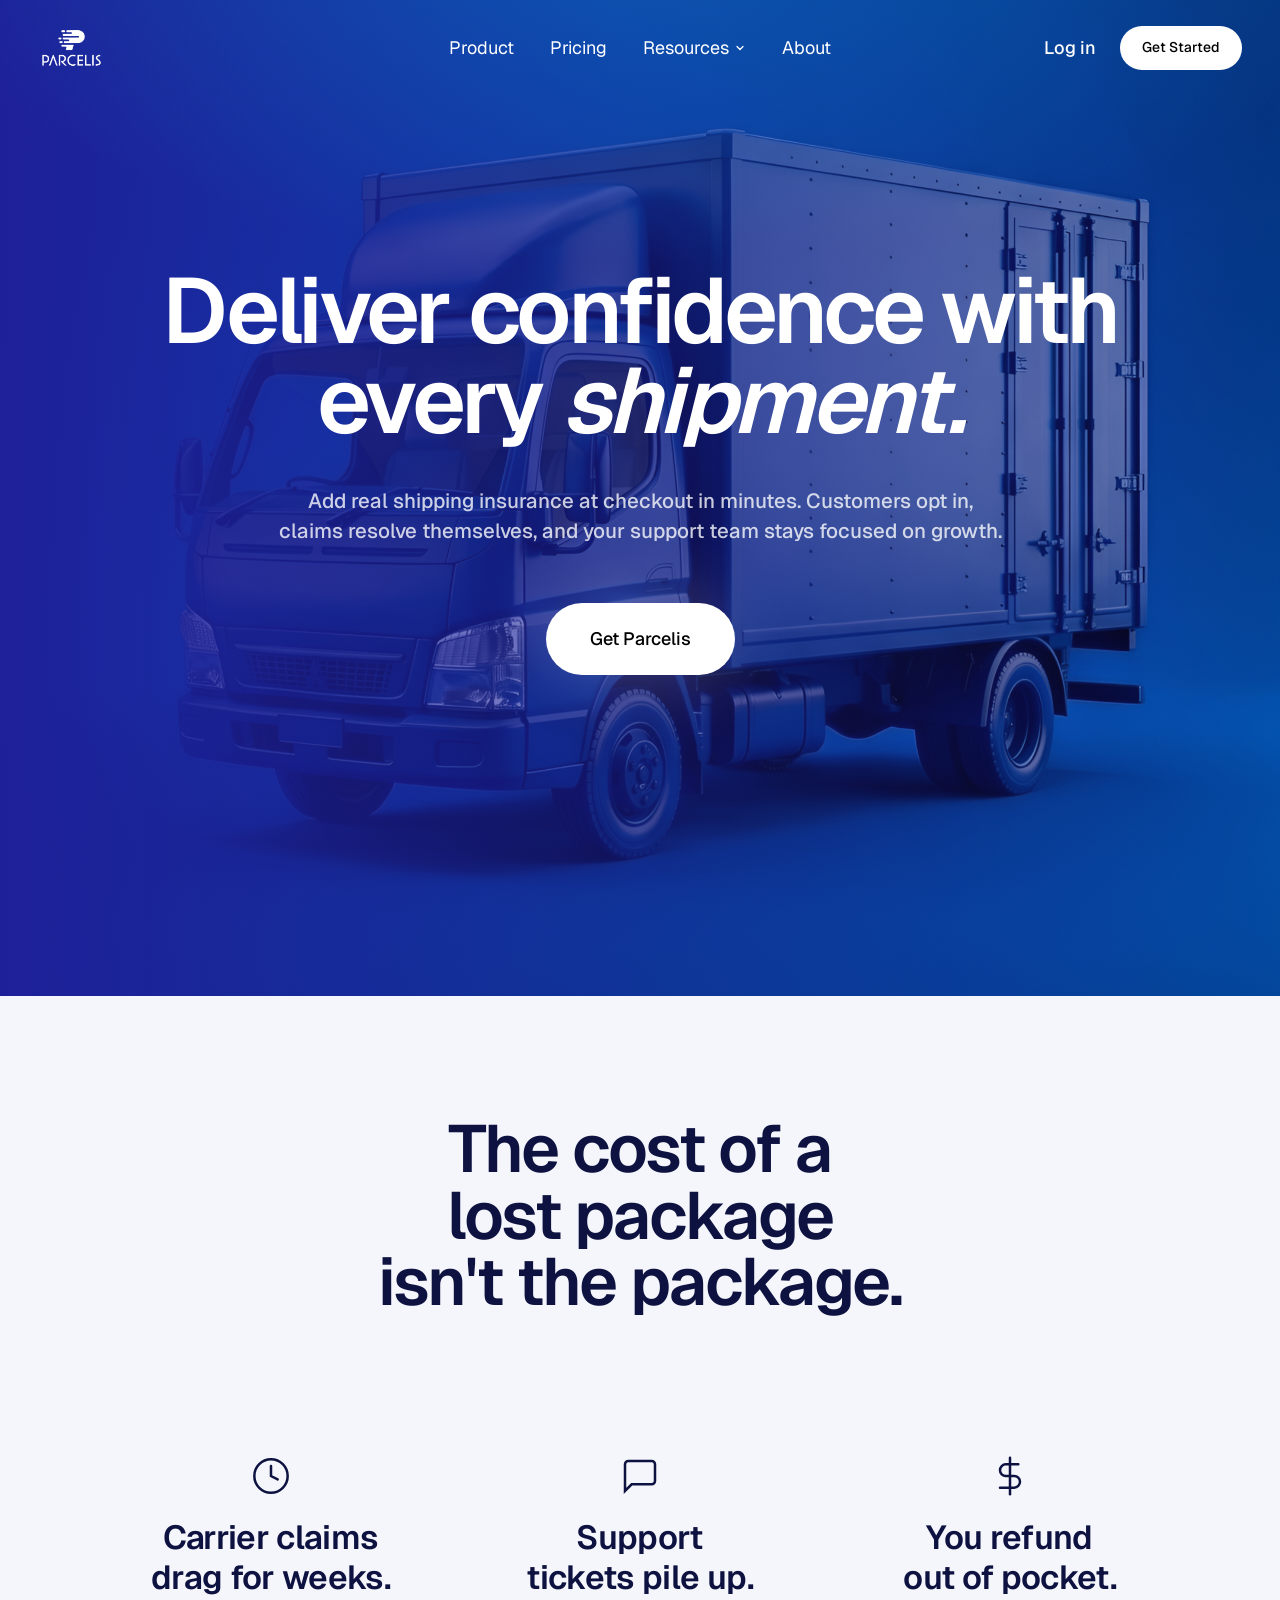
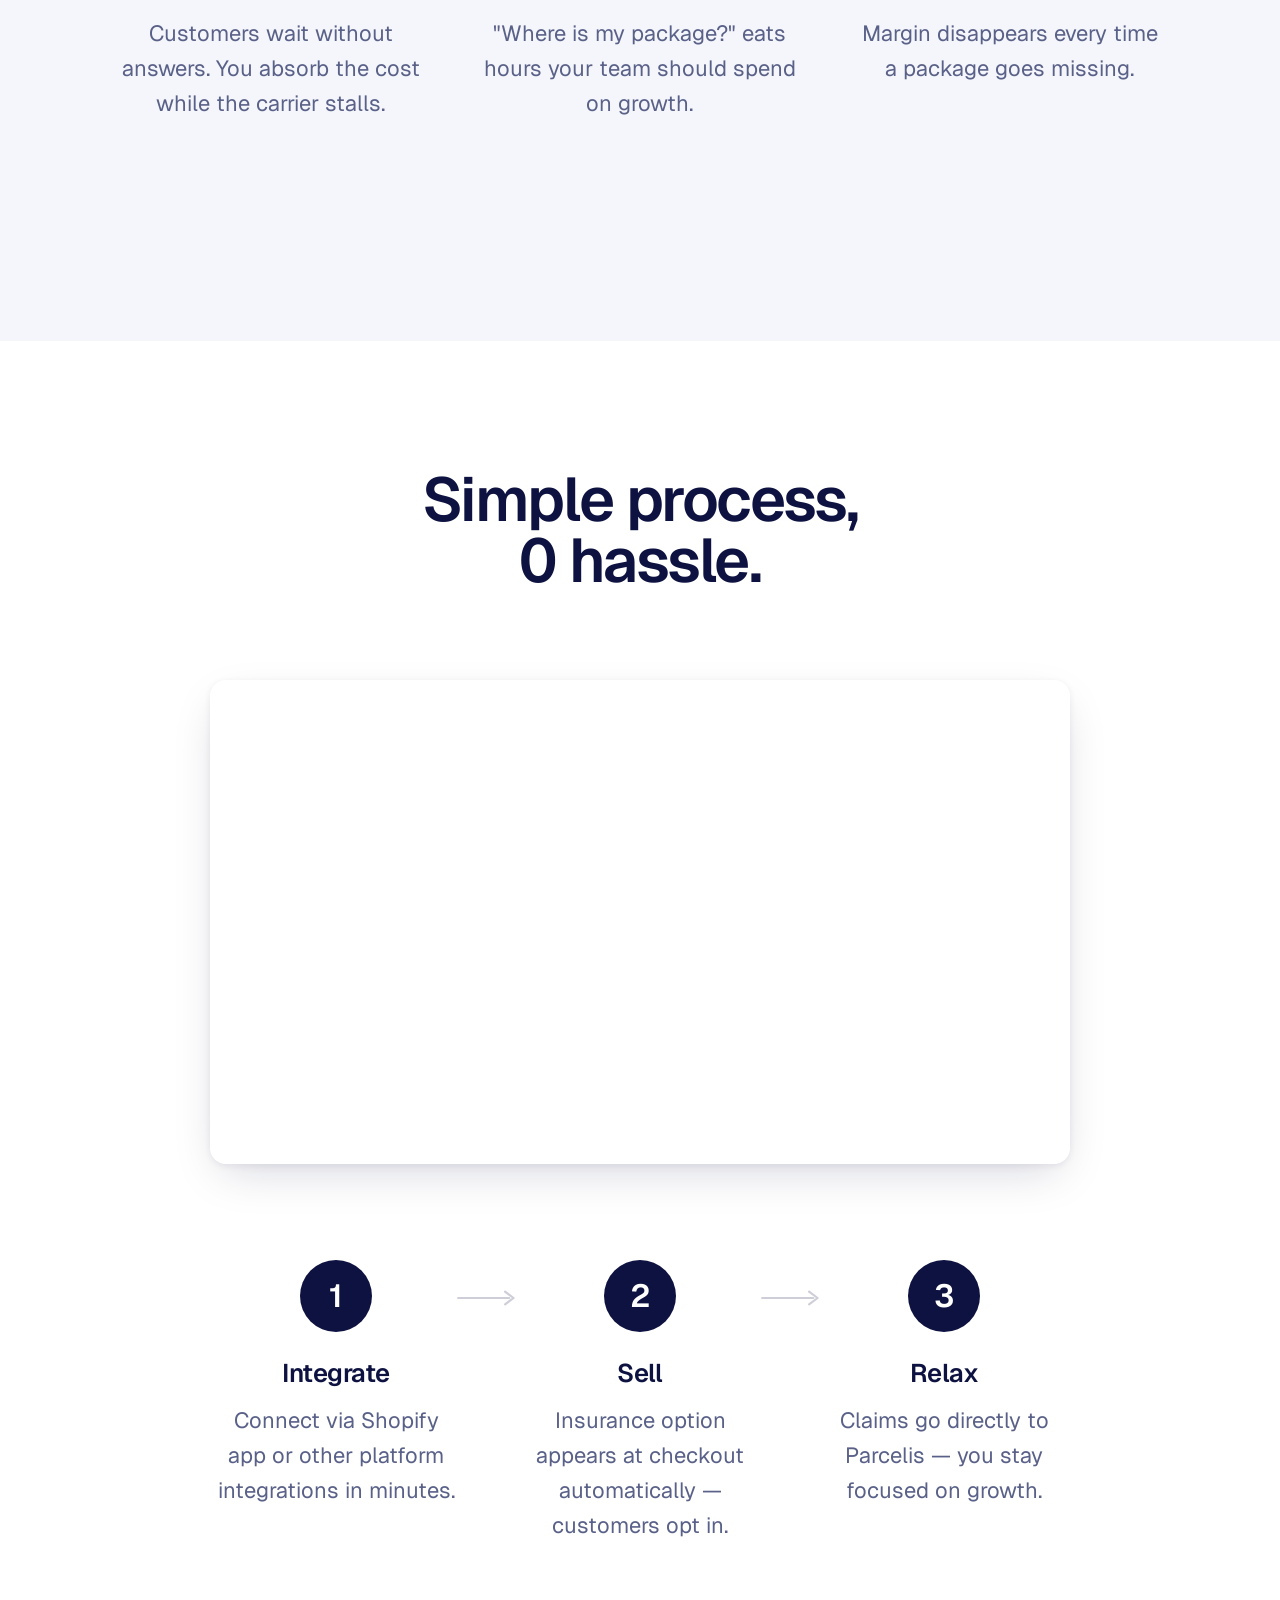
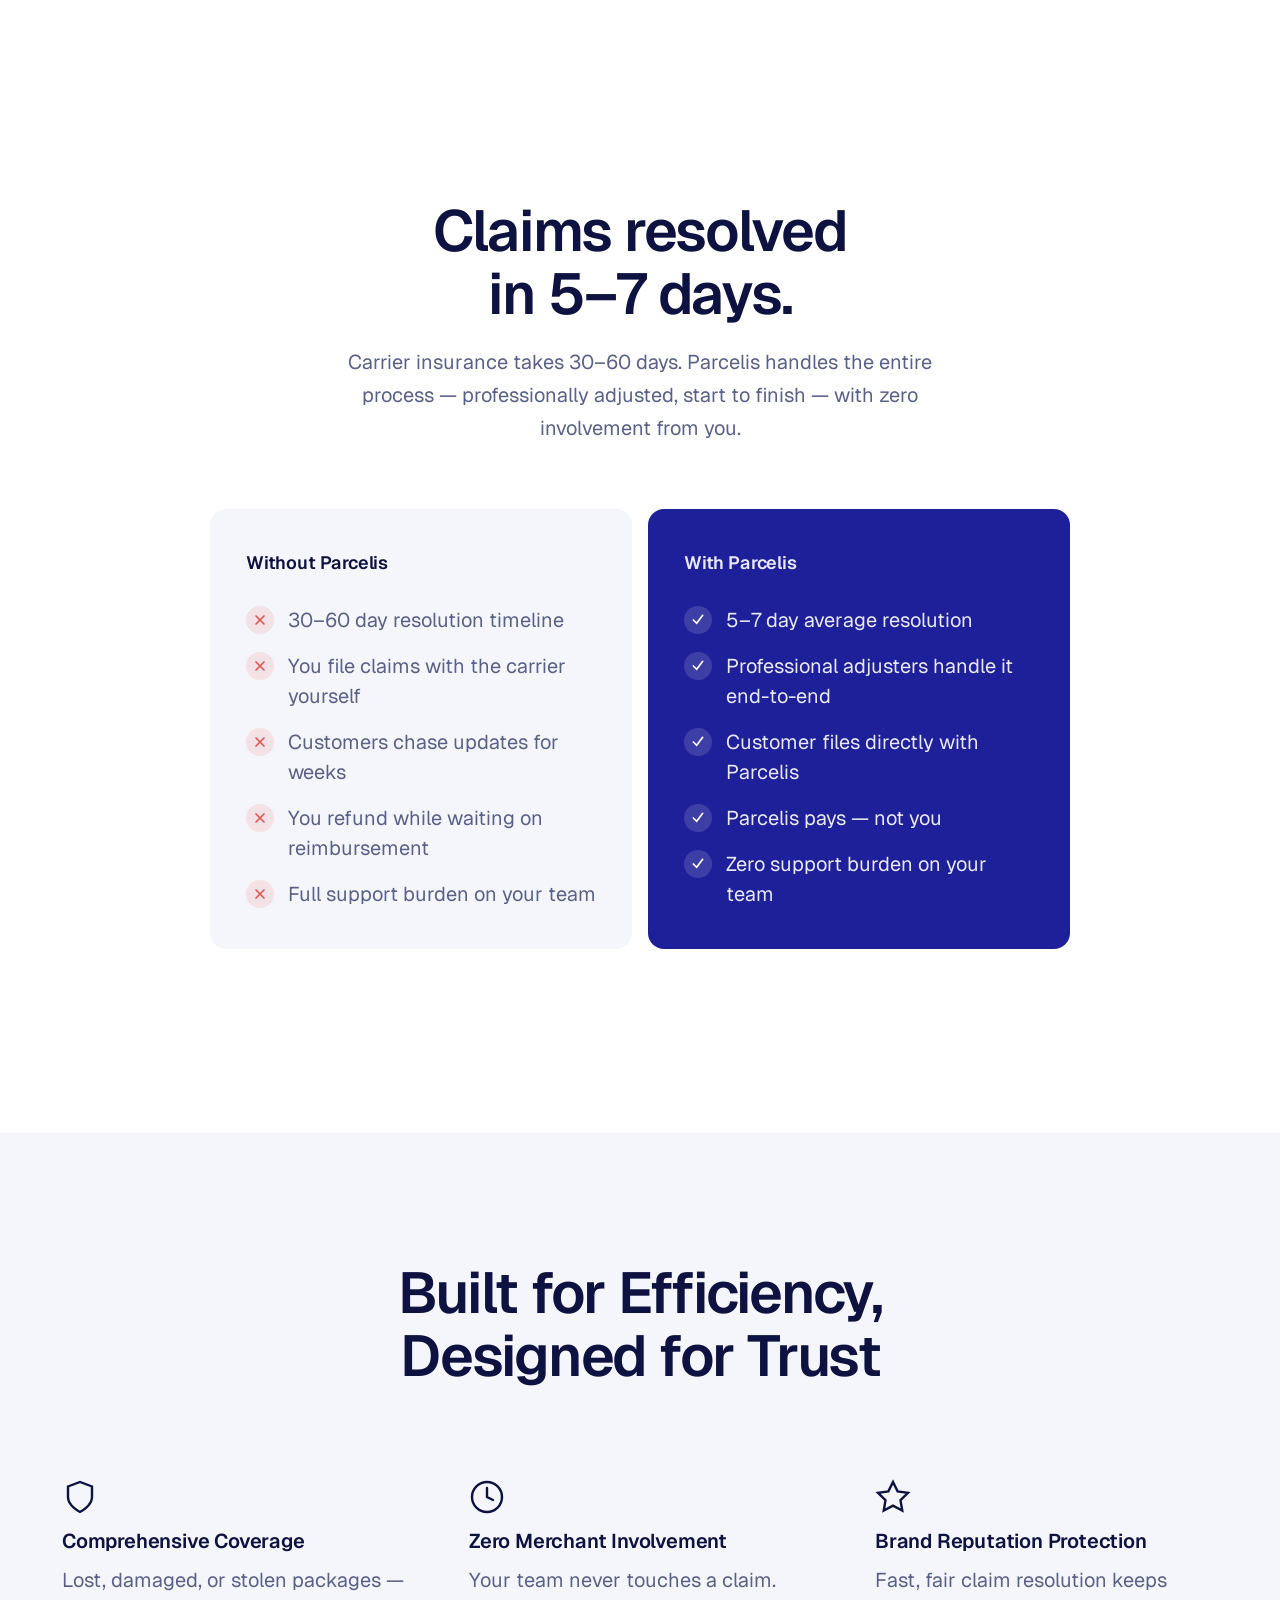
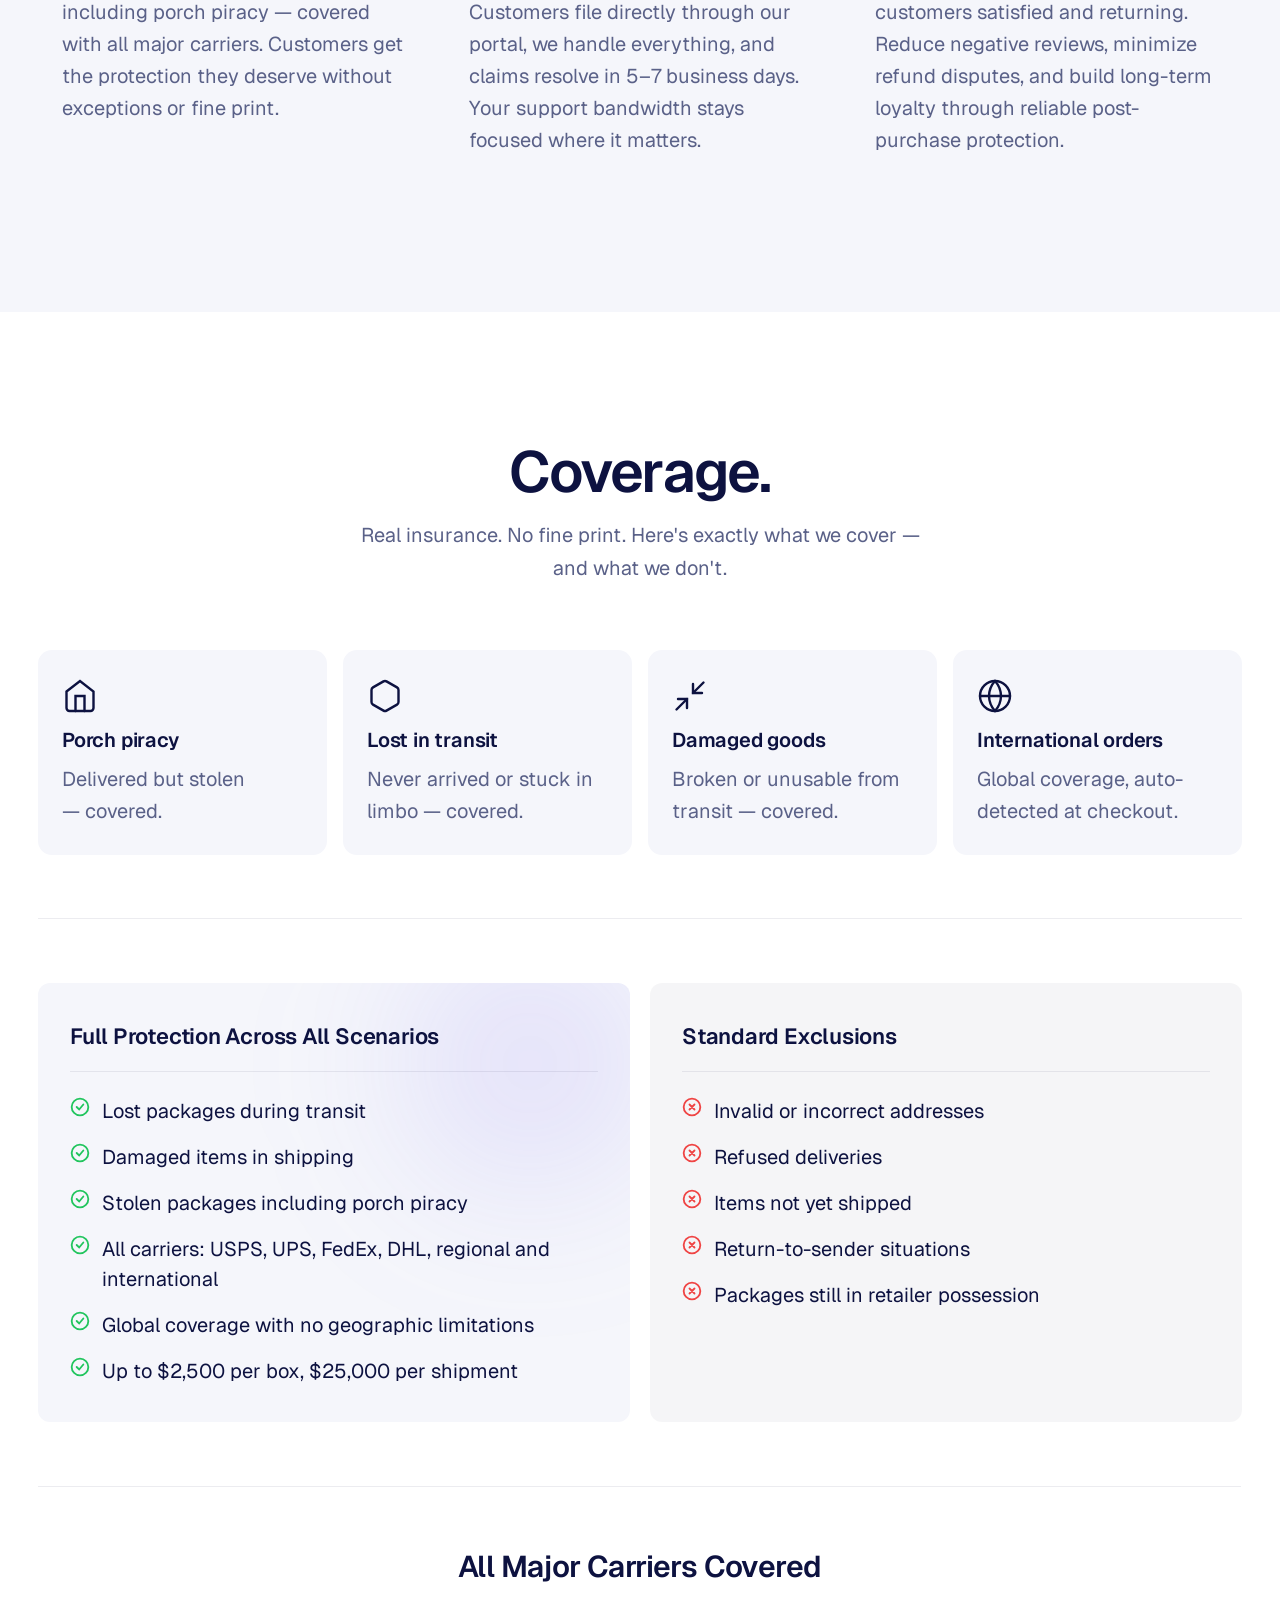
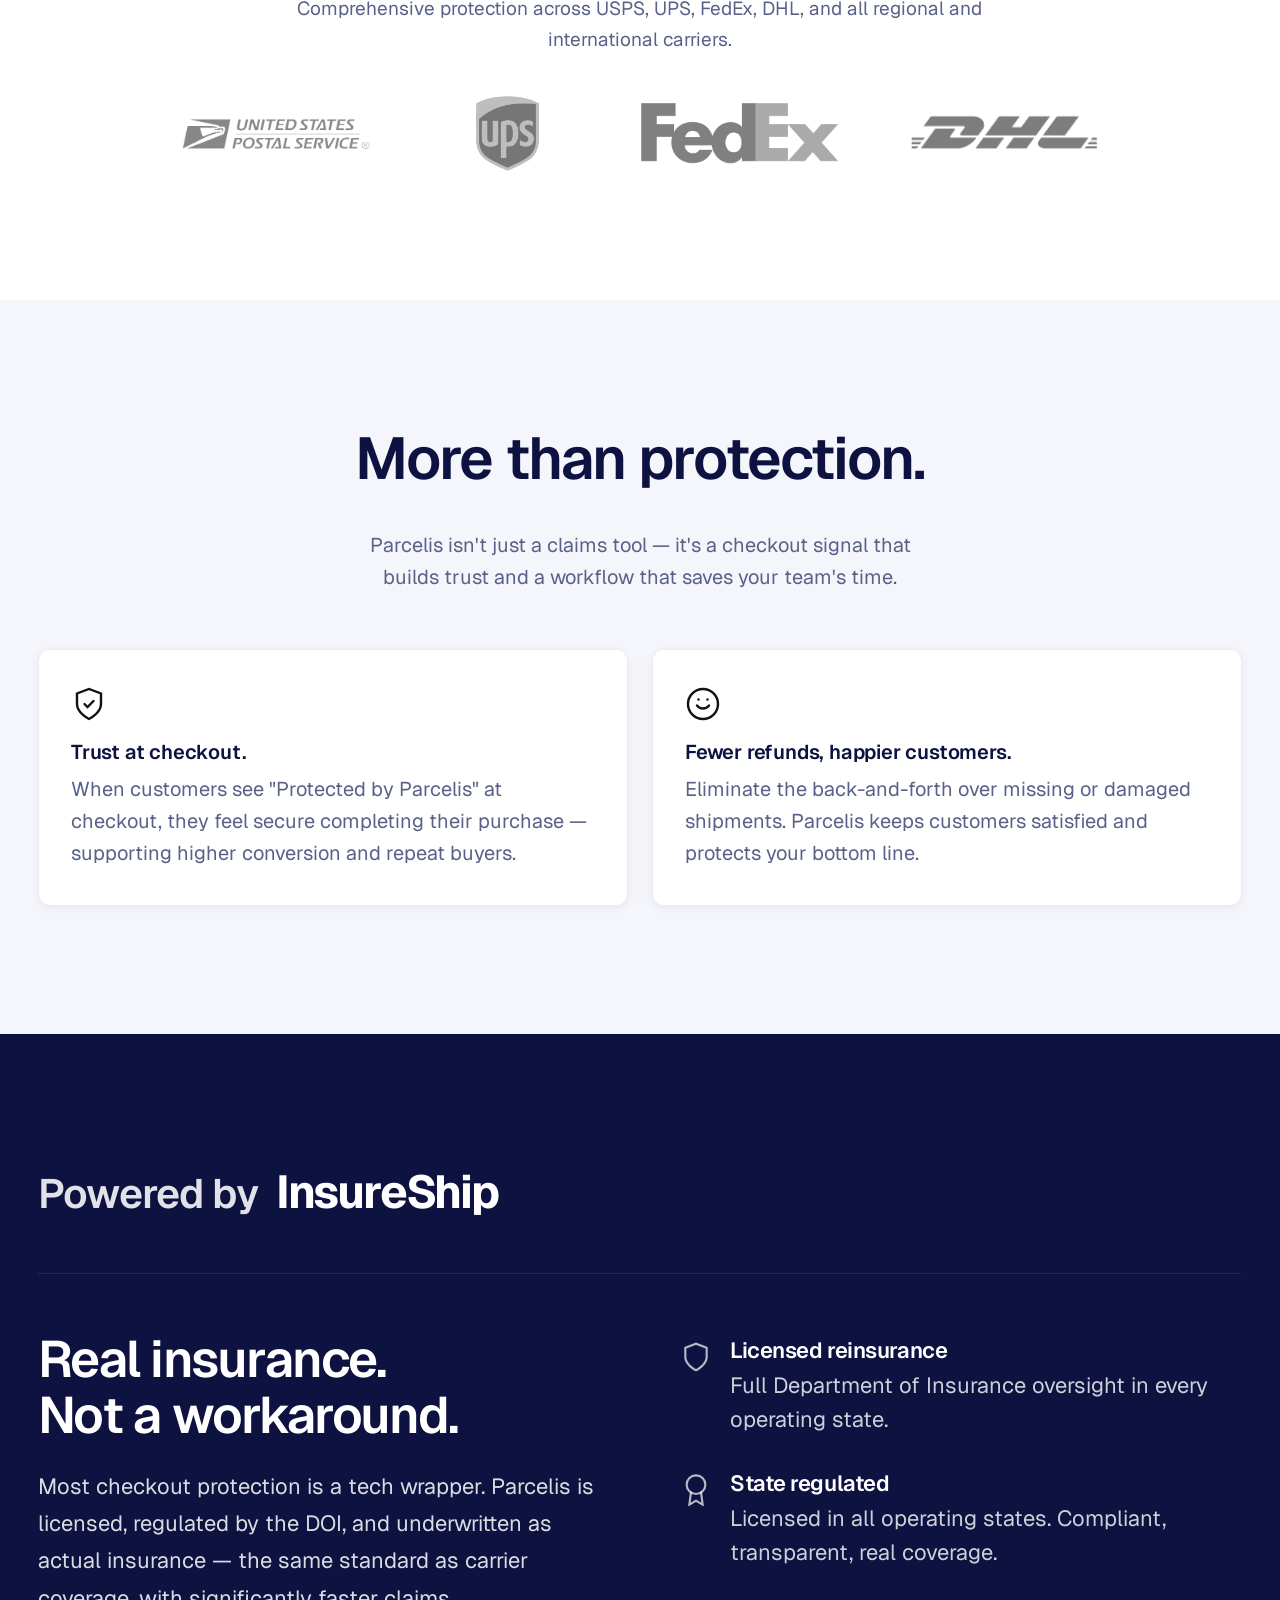
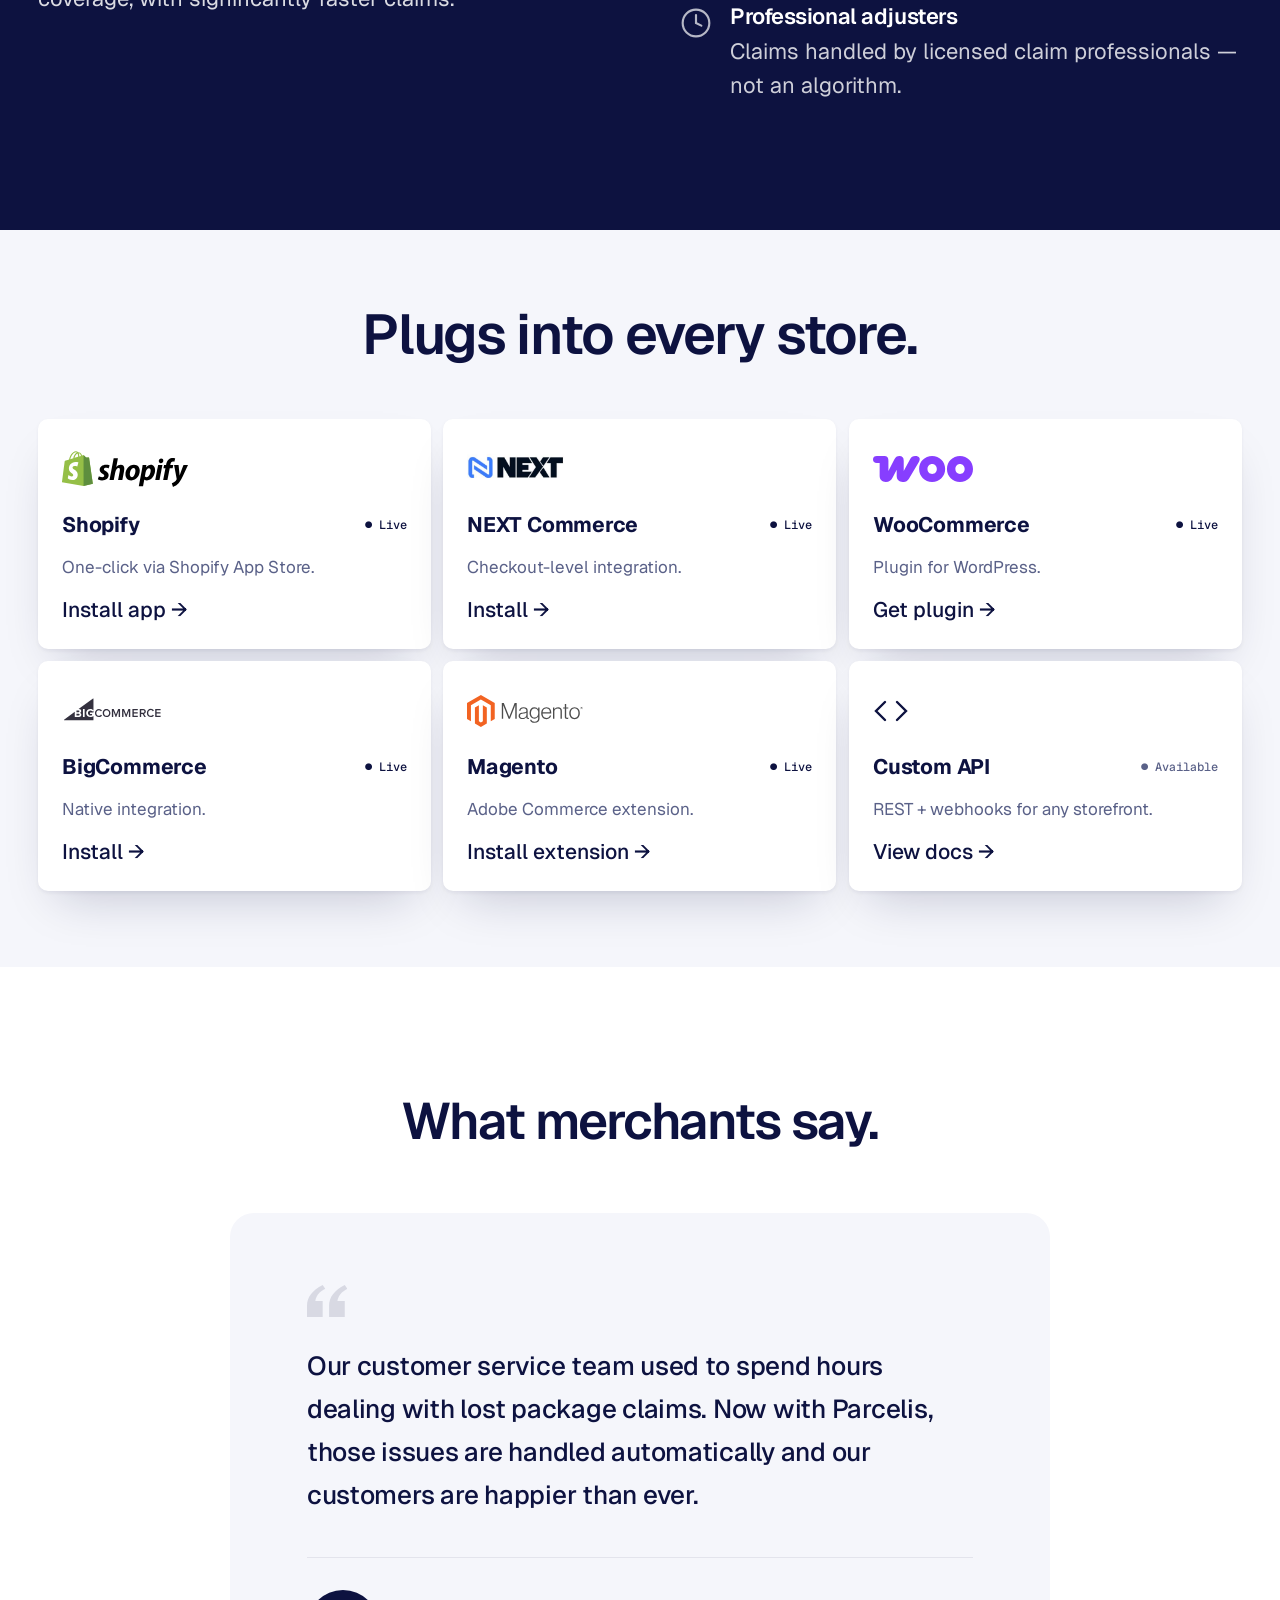
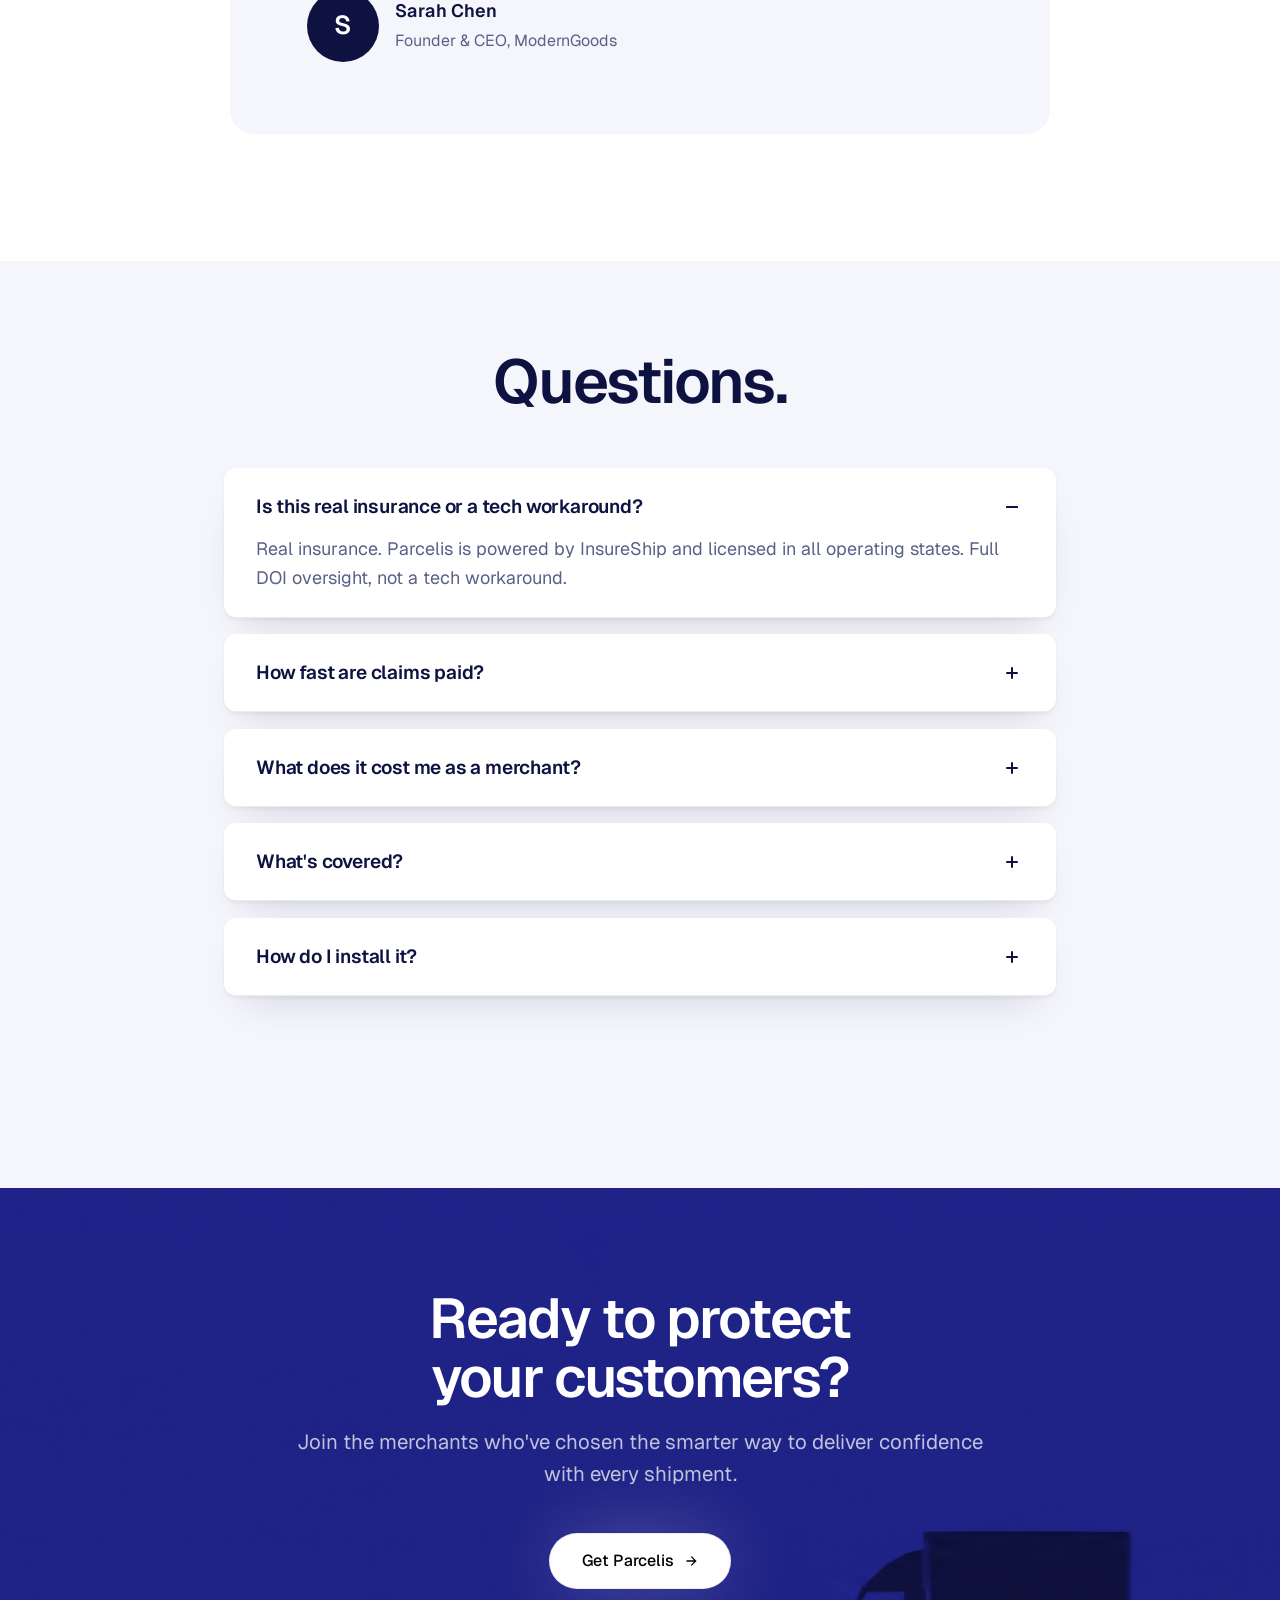
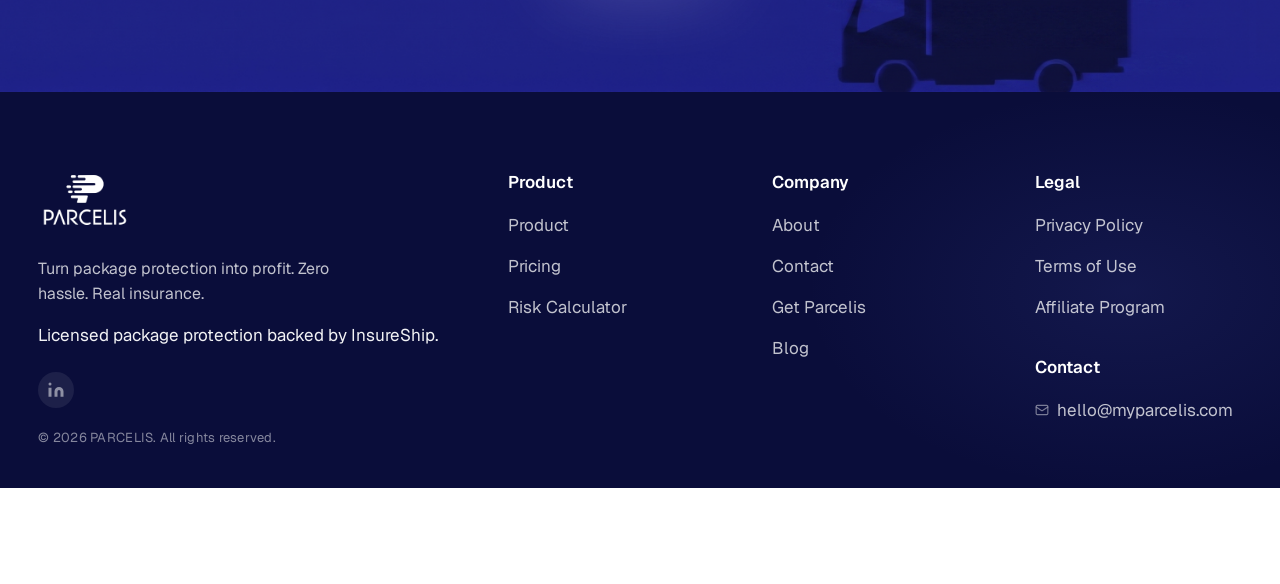
<file: index.html>
<!DOCTYPE html>
<html lang="en">
<head>
<meta charset="UTF-8" />
<meta name="viewport" content="width=device-width, initial-scale=1.0" />
<title>Parcelis — Shipping protection that pays for itself</title>
<link rel="preconnect" href="https://fonts.googleapis.com" />
<link rel="preconnect" href="https://fonts.gstatic.com" crossorigin />
<link href="https://fonts.googleapis.com/css2?family=Geist:wght@400;500;600;700&family=Geist+Mono:wght@400;500&display=swap" rel="stylesheet" />
<link rel="stylesheet" href="styles.css?v=104" />
<link rel="preload" as="image" href="assets/Hero background.jpg" />
<!-- BEGIN PLERDY CODE -->
<script type="text/javascript" data-plerdy_code='1'>
    var _protocol="https:"==document.location.protocol?"https://":"http://";
    _site_hash_code = "8f93c0df6291d58962df1dd53c977215",_suid=76657, plerdyScript=document.createElement("script");
    plerdyScript.setAttribute("defer",""),plerdyScript.dataset.plerdymainscript="plerdymainscript",
    plerdyScript.src="https://a.plerdy.com/public/js/click/main.js?v="+Math.random();
    var plerdymainscript=document.querySelector("[data-plerdymainscript='plerdymainscript']");
    plerdymainscript&&plerdymainscript.parentNode.removeChild(plerdymainscript);
    try{document.head.appendChild(plerdyScript)}catch(t){console.log(t,"unable add script tag")}
</script>
<!-- END PLERDY CODE -->
</head>
<body>

<!-- =================== NAV =================== -->
<header class="nav nav-v2 nav-transparent">
  <div class="wrap nav-inner">
    <a class="brand" href="index.html" aria-label="Parcelis home">
      <img class="brand-logo" src="assets/Logo.png" alt="Parcelis" />
    </a>
    <nav class="nav-links" aria-label="Primary">
      <a href="how-it-works.html">Product</a>
      <a href="pricing.html">Pricing</a>
      <div class="nav-dropdown-wrap">
        <a href="resources.html" class="nav-dropdown-trigger">Resources <svg class="nav-chevron" width="12" height="12" viewBox="0 0 24 24" fill="none" stroke="currentColor" stroke-width="2.5" stroke-linecap="round"><polyline points="6 9 12 15 18 9"/></svg></a>
        <div class="nav-dropdown-menu">
          <a href="resources.html">Blog</a>
          <div class="dd-divider"></div>
          <a href="faq.html">FAQ</a>
          <a href="roi-calculator.html">Self-Insurance Risk</a>
        </div>
      </div>
      <a href="about.html">About</a>
    </nav>
    <div class="nav-cta">
      <a class="btn btn-link btn-sm" href="#">Log in</a>
      <a class="btn btn-primary btn-sm" href="#">Get Started</a>
    </div>
  </div>
</header>

<main>

<!-- =================== HERO =================== -->
<section class="hero-v2">
  <div class="wrap">
    <h1>Deliver confidence with<br/>every <em>shipment.</em></h1>
    <p class="sub">Add real shipping insurance at checkout in minutes. Customers opt in, claims resolve themselves, and your support team stays focused on growth.</p>
    <div class="hero-cta">
      <a class="btn btn-primary" href="#">Get Parcelis</a>
    </div>
  </div>
</section>

<!-- =================== PROBLEM =================== -->
<section class="problem-edit" id="problem">
  <div class="wrap">
    <div class="pe-head reveal">
      <h2>The cost of a lost package<br/>isn't the package.</h2>
    </div>
    <div class="pe-list">
      <div class="pe-item reveal" data-delay="1">
        <div class="pe-ic">
          <svg width="40" height="40" viewBox="0 0 24 24" fill="none" stroke="currentColor" stroke-width="1.5" stroke-linecap="round"><circle cx="12" cy="12" r="10"/><path d="M12 6v6l4 2"/></svg>
        </div>
        <h3>Carrier claims drag for weeks.</h3>
        <p>Customers wait without answers. You absorb the cost while the carrier stalls.</p>
      </div>
      <div class="pe-item reveal" data-delay="2">
        <div class="pe-ic">
          <svg width="40" height="40" viewBox="0 0 24 24" fill="none" stroke="currentColor" stroke-width="1.5" stroke-linecap="round"><path d="M21 15a2 2 0 0 1-2 2H7l-4 4V5a2 2 0 0 1 2-2h14a2 2 0 0 1 2 2z"/></svg>
        </div>
        <h3>Support tickets pile up.</h3>
        <p>"Where is my package?" eats hours your team should spend on growth.</p>
      </div>
      <div class="pe-item reveal" data-delay="3">
        <div class="pe-ic">
          <svg width="40" height="40" viewBox="0 0 24 24" fill="none" stroke="currentColor" stroke-width="1.5" stroke-linecap="round"><line x1="12" y1="1" x2="12" y2="23"/><path d="M17 5H9.5a3.5 3.5 0 0 0 0 7h5a3.5 3.5 0 0 1 0 7H6"/></svg>
        </div>
        <h3>You refund out of pocket.</h3>
        <p>Margin disappears every time a package goes missing.</p>
      </div>
    </div>
  </div>
</section>

<!-- =================== HOW IT WORKS =================== -->
<section class="simple-process" id="process">
  <div class="wrap">
    <div class="sp-head reveal">
      <h2>Simple process,<br/><span id="zero-word">zero</span> hassle.</h2>
    </div>
    <div class="sp-video reveal" data-delay="1">
      <div class="sp-video-wrap">
        <iframe src="https://www.youtube.com/embed/TkN1HsoIGhc" title="Parcelis" frameborder="0" allow="accelerometer; autoplay; clipboard-write; encrypted-media; gyroscope; picture-in-picture; web-share" referrerpolicy="strict-origin-when-cross-origin" allowfullscreen></iframe>
      </div>
    </div>
    <div class="sp-row">
      <div class="sp-step reveal">
        <div class="sp-num">1</div>
        <h3>Integrate</h3>
        <p>Connect via Shopify app or other platform integrations in minutes.</p>
      </div>
      <div class="sp-arrow" aria-hidden="true">
        <svg viewBox="0 0 60 20" fill="none"><line x1="2" y1="10" x2="50" y2="10" stroke="currentColor" stroke-width="2" stroke-linecap="round"/><path d="m46 4 8 6-8 6" stroke="currentColor" stroke-width="2" stroke-linecap="round" stroke-linejoin="round" fill="none"/></svg>
      </div>
      <div class="sp-step reveal">
        <div class="sp-num">2</div>
        <h3>Sell</h3>
        <p>Insurance option appears at checkout automatically — customers opt in.</p>
      </div>
      <div class="sp-arrow" aria-hidden="true">
        <svg viewBox="0 0 60 20" fill="none"><line x1="2" y1="10" x2="50" y2="10" stroke="currentColor" stroke-width="2" stroke-linecap="round"/><path d="m46 4 8 6-8 6" stroke="currentColor" stroke-width="2" stroke-linecap="round" stroke-linejoin="round" fill="none"/></svg>
      </div>
      <div class="sp-step reveal">
        <div class="sp-num">3</div>
        <h3>Relax</h3>
        <p>Claims go directly to Parcelis — you stay focused on growth.</p>
      </div>
    </div>
  </div>
</section>

<!-- =================== CLAIMS COMPARISON =================== -->
<section class="claims-compare" id="claims">
  <div class="wrap">
    <div class="cc-head reveal">
      <h2>Claims resolved in <span id="claim-days">5–7</span> days.</h2>
      <p>Carrier insurance takes 30–60 days. Parcelis handles the entire process — professionally adjusted, start to finish — with zero involvement from you.</p>
    </div>
    <div class="cc-grid">
      <div class="cc-col cc-bad reveal" data-delay="1">
        <div class="cc-col-label">Without Parcelis</div>
        <ul class="cc-list">
          <li><span class="cc-ic cc-ic-bad"><svg width="16" height="16" viewBox="0 0 24 24" fill="none" stroke="currentColor" stroke-width="2.5" stroke-linecap="round"><path d="M18 6 6 18M6 6l12 12"/></svg></span>30–60 day resolution timeline</li>
          <li><span class="cc-ic cc-ic-bad"><svg width="16" height="16" viewBox="0 0 24 24" fill="none" stroke="currentColor" stroke-width="2.5" stroke-linecap="round"><path d="M18 6 6 18M6 6l12 12"/></svg></span>You file claims with the carrier yourself</li>
          <li><span class="cc-ic cc-ic-bad"><svg width="16" height="16" viewBox="0 0 24 24" fill="none" stroke="currentColor" stroke-width="2.5" stroke-linecap="round"><path d="M18 6 6 18M6 6l12 12"/></svg></span>Customers chase updates for weeks</li>
          <li><span class="cc-ic cc-ic-bad"><svg width="16" height="16" viewBox="0 0 24 24" fill="none" stroke="currentColor" stroke-width="2.5" stroke-linecap="round"><path d="M18 6 6 18M6 6l12 12"/></svg></span>You refund while waiting on reimbursement</li>
          <li><span class="cc-ic cc-ic-bad"><svg width="16" height="16" viewBox="0 0 24 24" fill="none" stroke="currentColor" stroke-width="2.5" stroke-linecap="round"><path d="M18 6 6 18M6 6l12 12"/></svg></span>Full support burden on your team</li>
        </ul>
      </div>
      <div class="cc-col cc-good reveal" data-delay="2">
        <div class="cc-col-label">With Parcelis</div>
        <ul class="cc-list">
          <li><span class="cc-ic cc-ic-good"><svg width="16" height="16" viewBox="0 0 24 24" fill="none" stroke="currentColor" stroke-width="2.5" stroke-linecap="round"><path d="m5 12 5 5 9-12"/></svg></span>5–7 day average resolution</li>
          <li><span class="cc-ic cc-ic-good"><svg width="16" height="16" viewBox="0 0 24 24" fill="none" stroke="currentColor" stroke-width="2.5" stroke-linecap="round"><path d="m5 12 5 5 9-12"/></svg></span>Professional adjusters handle it end-to-end</li>
          <li><span class="cc-ic cc-ic-good"><svg width="16" height="16" viewBox="0 0 24 24" fill="none" stroke="currentColor" stroke-width="2.5" stroke-linecap="round"><path d="m5 12 5 5 9-12"/></svg></span>Customer files directly with Parcelis</li>
          <li><span class="cc-ic cc-ic-good"><svg width="16" height="16" viewBox="0 0 24 24" fill="none" stroke="currentColor" stroke-width="2.5" stroke-linecap="round"><path d="m5 12 5 5 9-12"/></svg></span>Parcelis pays — not you</li>
          <li><span class="cc-ic cc-ic-good"><svg width="16" height="16" viewBox="0 0 24 24" fill="none" stroke="currentColor" stroke-width="2.5" stroke-linecap="round"><path d="m5 12 5 5 9-12"/></svg></span>Zero support burden on your team</li>
        </ul>
      </div>
    </div>
  </div>
</section>

<!-- =================== BUILT FOR EFFICIENCY =================== -->
<section class="bfe-section">
  <div class="wrap">
    <div class="cov-head reveal">
      <h2>Built for Efficiency, Designed for Trust</h2>
    </div>
    <div class="bfe-grid">
      <div class="cov-type reveal" data-delay="1">
        <div class="cov-ic">
          <svg width="36" height="36" viewBox="0 0 24 24" fill="none" stroke="currentColor" stroke-width="1.6" stroke-linecap="round"><path d="M12 22s8-4 8-10V5l-8-3-8 3v7c0 6 8 10 8 10Z"/></svg>
        </div>
        <h3>Comprehensive Coverage</h3>
        <p>Lost, damaged, or stolen packages — including porch piracy — covered with all major carriers. Customers get the protection they deserve without exceptions or fine print.</p>
      </div>
      <div class="cov-type reveal" data-delay="2">
        <div class="cov-ic">
          <svg width="36" height="36" viewBox="0 0 24 24" fill="none" stroke="currentColor" stroke-width="1.6" stroke-linecap="round"><circle cx="12" cy="12" r="10"/><path d="M12 6v6l4 2"/></svg>
        </div>
        <h3>Zero Merchant Involvement</h3>
        <p>Your team never touches a claim. Customers file directly through our portal, we handle everything, and claims resolve in 5–7 business days. Your support bandwidth stays focused where it matters.</p>
      </div>
      <div class="cov-type reveal" data-delay="3">
        <div class="cov-ic">
          <svg width="36" height="36" viewBox="0 0 24 24" fill="none" stroke="currentColor" stroke-width="1.6" stroke-linecap="round"><polygon points="12 2 15.09 8.26 22 9.27 17 14.14 18.18 21.02 12 17.77 5.82 21.02 7 14.14 2 9.27 8.91 8.26 12 2"/></svg>
        </div>
        <h3>Brand Reputation Protection</h3>
        <p>Fast, fair claim resolution keeps customers satisfied and returning. Reduce negative reviews, minimize refund disputes, and build long-term loyalty through reliable post-purchase protection.</p>
      </div>
    </div>
  </div>
</section>

<!-- =================== COVERAGE =================== -->
<section class="coverage-section" id="coverage">
  <div class="wrap">
    <div class="cov-head reveal">
      <h2>Coverage.</h2>
      <p>Real insurance. No fine print. Here's exactly what we cover — and what we don't.</p>
    </div>
    <div class="cov-types">
      <div class="cov-type reveal" data-delay="1">
        <div class="cov-ic">
          <svg width="36" height="36" viewBox="0 0 24 24" fill="none" stroke="currentColor" stroke-width="1.6" stroke-linecap="round"><path d="M3 9l9-7 9 7v11a2 2 0 0 1-2 2H5a2 2 0 0 1-2-2z"/><polyline points="9 22 9 12 15 12 15 22"/></svg>
        </div>
        <h3>Porch piracy</h3>
        <p>Delivered but stolen — covered.</p>
      </div>
      <div class="cov-type reveal" data-delay="2">
        <div class="cov-ic">
          <svg width="36" height="36" viewBox="0 0 24 24" fill="none" stroke="currentColor" stroke-width="1.6" stroke-linecap="round"><path d="M21 16V8a2 2 0 0 0-1-1.73l-7-4a2 2 0 0 0-2 0l-7 4A2 2 0 0 0 3 8v8a2 2 0 0 0 1 1.73l7 4a2 2 0 0 0 2 0l7-4A2 2 0 0 0 21 16z"/></svg>
        </div>
        <h3>Lost in transit</h3>
        <p>Never arrived or stuck in limbo — covered.</p>
      </div>
      <div class="cov-type reveal" data-delay="3">
        <div class="cov-ic">
          <svg width="36" height="36" viewBox="0 0 24 24" fill="none" stroke="currentColor" stroke-width="1.6" stroke-linecap="round"><polyline points="4 14 10 14 10 20"/><polyline points="20 10 14 10 14 4"/><line x1="14" y1="10" x2="21" y2="3"/><line x1="3" y1="21" x2="10" y2="14"/></svg>
        </div>
        <h3>Damaged goods</h3>
        <p>Broken or unusable from transit — covered.</p>
      </div>
      <div class="cov-type reveal" data-delay="4">
        <div class="cov-ic">
          <svg width="36" height="36" viewBox="0 0 24 24" fill="none" stroke="currentColor" stroke-width="1.6" stroke-linecap="round"><circle cx="12" cy="12" r="10"/><line x1="2" y1="12" x2="22" y2="12"/><path d="M12 2a15.3 15.3 0 0 1 4 10 15.3 15.3 0 0 1-4 10 15.3 15.3 0 0 1-4-10 15.3 15.3 0 0 1 4-10z"/></svg>
        </div>
        <h3>International orders</h3>
        <p>Global coverage, auto-detected at checkout.</p>
      </div>
    </div>
    <hr class="cov-divider">
    <div class="wc-grid">
      <div class="wc-col wc-col-left reveal" data-delay="1">
        <div class="wc-col-title">Full Protection Across All Scenarios</div>
        <ul class="wc-list">
          <li class="wc-item"><span class="wc-ic-yes"><svg width="20" height="20" viewBox="0 0 24 24" fill="none" stroke="currentColor" stroke-width="2.2" stroke-linecap="round"><circle cx="12" cy="12" r="10"/><path d="m8 12 3 3 5-6"/></svg></span>Lost packages during transit</li>
          <li class="wc-item"><span class="wc-ic-yes"><svg width="20" height="20" viewBox="0 0 24 24" fill="none" stroke="currentColor" stroke-width="2.2" stroke-linecap="round"><circle cx="12" cy="12" r="10"/><path d="m8 12 3 3 5-6"/></svg></span>Damaged items in shipping</li>
          <li class="wc-item"><span class="wc-ic-yes"><svg width="20" height="20" viewBox="0 0 24 24" fill="none" stroke="currentColor" stroke-width="2.2" stroke-linecap="round"><circle cx="12" cy="12" r="10"/><path d="m8 12 3 3 5-6"/></svg></span>Stolen packages including porch piracy</li>
          <li class="wc-item"><span class="wc-ic-yes"><svg width="20" height="20" viewBox="0 0 24 24" fill="none" stroke="currentColor" stroke-width="2.2" stroke-linecap="round"><circle cx="12" cy="12" r="10"/><path d="m8 12 3 3 5-6"/></svg></span>All carriers: USPS, UPS, FedEx, DHL, regional and international</li>
          <li class="wc-item"><span class="wc-ic-yes"><svg width="20" height="20" viewBox="0 0 24 24" fill="none" stroke="currentColor" stroke-width="2.2" stroke-linecap="round"><circle cx="12" cy="12" r="10"/><path d="m8 12 3 3 5-6"/></svg></span>Global coverage with no geographic limitations</li>
          <li class="wc-item"><span class="wc-ic-yes"><svg width="20" height="20" viewBox="0 0 24 24" fill="none" stroke="currentColor" stroke-width="2.2" stroke-linecap="round"><circle cx="12" cy="12" r="10"/><path d="m8 12 3 3 5-6"/></svg></span>Up to $2,500 per box, $25,000 per shipment</li>
        </ul>
      </div>
      <div class="wc-col wc-col-right reveal" data-delay="2">
        <div class="wc-col-title">Standard Exclusions</div>
        <ul class="wc-list">
          <li class="wc-item"><span class="wc-ic-no"><svg width="20" height="20" viewBox="0 0 24 24" fill="none" stroke="currentColor" stroke-width="2.2" stroke-linecap="round"><circle cx="12" cy="12" r="10"/><path d="m15 9-6 6M9 9l6 6"/></svg></span>Invalid or incorrect addresses</li>
          <li class="wc-item"><span class="wc-ic-no"><svg width="20" height="20" viewBox="0 0 24 24" fill="none" stroke="currentColor" stroke-width="2.2" stroke-linecap="round"><circle cx="12" cy="12" r="10"/><path d="m15 9-6 6M9 9l6 6"/></svg></span>Refused deliveries</li>
          <li class="wc-item"><span class="wc-ic-no"><svg width="20" height="20" viewBox="0 0 24 24" fill="none" stroke="currentColor" stroke-width="2.2" stroke-linecap="round"><circle cx="12" cy="12" r="10"/><path d="m15 9-6 6M9 9l6 6"/></svg></span>Items not yet shipped</li>
          <li class="wc-item"><span class="wc-ic-no"><svg width="20" height="20" viewBox="0 0 24 24" fill="none" stroke="currentColor" stroke-width="2.2" stroke-linecap="round"><circle cx="12" cy="12" r="10"/><path d="m15 9-6 6M9 9l6 6"/></svg></span>Return-to-sender situations</li>
          <li class="wc-item"><span class="wc-ic-no"><svg width="20" height="20" viewBox="0 0 24 24" fill="none" stroke="currentColor" stroke-width="2.2" stroke-linecap="round"><circle cx="12" cy="12" r="10"/><path d="m15 9-6 6M9 9l6 6"/></svg></span>Packages still in retailer possession</li>
        </ul>
      </div>
    </div>
    <div class="cov-carrier-head reveal" data-delay="4">
      <h3>All Major Carriers Covered</h3>
      <p>Comprehensive protection across USPS, UPS, FedEx, DHL, and all regional and international carriers.</p>
    </div>
    <div class="cov-carrier-strip reveal" data-delay="5">
      <img src="assets/USPS.png" alt="USPS" class="cs-logo">
      <img src="assets/UPS.png" alt="UPS" class="cs-logo">
      <img src="assets/FedEx.png" alt="FedEx" class="cs-logo">
      <img src="assets/DHL.png" alt="DHL" class="cs-logo">
    </div>
  </div>
</section>

<!-- =================== MORE THAN PROTECTION =================== -->
<section class="more-than-section">
  <div class="wrap">
    <div class="section-head center reveal">
      <h2>More than protection.</h2>
      <p class="sub" style="max-width: 600px; margin: 16px auto 0;">Parcelis isn't just a claims tool — it's a checkout signal that builds trust and a workflow that saves your team's time.</p>
    </div>
    <div class="mt-grid">
      <div class="mt-card reveal" data-delay="1">
        <div class="mt-ic">
          <svg width="36" height="36" viewBox="0 0 24 24" fill="none" stroke="currentColor" stroke-width="1.6" stroke-linecap="round"><path d="M12 22s8-4 8-10V5l-8-3-8 3v7c0 6 8 10 8 10Z"/><path d="m9 12 2 2 4-4"/></svg>
        </div>
        <h3>Trust at checkout.</h3>
        <p>When customers see "Protected by Parcelis" at checkout, they feel secure completing their purchase — supporting higher conversion and repeat buyers.</p>
      </div>
      <div class="mt-card reveal" data-delay="2">
        <div class="mt-ic">
          <svg width="36" height="36" viewBox="0 0 24 24" fill="none" stroke="currentColor" stroke-width="1.6" stroke-linecap="round"><circle cx="12" cy="12" r="10"/><path d="M8 13s1.5 2 4 2 4-2 4-2"/><line x1="9" y1="9" x2="9.01" y2="9"/><line x1="15" y1="9" x2="15.01" y2="9"/></svg>
        </div>
        <h3>Fewer refunds, happier customers.</h3>
        <p>Eliminate the back-and-forth over missing or damaged shipments. Parcelis keeps customers satisfied and protects your bottom line.</p>
      </div>
    </div>
  </div>
</section>

<!-- =================== INSURESHIP TRUST =================== -->
<section class="trust-section" id="insureship">
  <div class="wrap">
    <div class="ts-powered reveal">
      <span class="ts-powered-by">Powered by</span>
      <strong class="ts-powered-name">InsureShip</strong>
    </div>
    <div class="ts-inner">
      <div class="ts-left reveal" data-delay="1">
        <h2>Real insurance.<br/>Not a workaround.</h2>
        <p>Most checkout protection is a tech wrapper. Parcelis is licensed, regulated by the DOI, and underwritten as actual insurance — the same standard as carrier coverage, with significantly faster claims.</p>
      </div>
      <div class="ts-pillars">
        <div class="ts-pillar reveal" data-delay="2">
          <div class="ts-pillar-ic">
            <svg width="32" height="32" viewBox="0 0 24 24" fill="none" stroke="currentColor" stroke-width="1.6" stroke-linecap="round"><path d="M12 22s8-4 8-10V5l-8-3-8 3v7c0 6 8 10 8 10Z"/></svg>
          </div>
          <div>
            <h3>Licensed reinsurance</h3>
            <p>Full Department of Insurance oversight in every operating state.</p>
          </div>
        </div>
        <div class="ts-pillar reveal" data-delay="3">
          <div class="ts-pillar-ic">
            <svg width="32" height="32" viewBox="0 0 24 24" fill="none" stroke="currentColor" stroke-width="1.6" stroke-linecap="round"><circle cx="12" cy="8" r="7"/><polyline points="8.21 13.89 7 23 12 20 17 23 15.79 13.88"/></svg>
          </div>
          <div>
            <h3>State regulated</h3>
            <p>Licensed in all operating states. Compliant, transparent, real coverage.</p>
          </div>
        </div>
        <div class="ts-pillar reveal" data-delay="4">
          <div class="ts-pillar-ic">
            <svg width="32" height="32" viewBox="0 0 24 24" fill="none" stroke="currentColor" stroke-width="1.6" stroke-linecap="round"><circle cx="12" cy="12" r="10"/><path d="M12 6v6l4 2"/></svg>
          </div>
          <div>
            <h3>Professional adjusters</h3>
            <p>Claims handled by licensed claim professionals — not an algorithm.</p>
          </div>
        </div>
      </div>
    </div>
  </div>
</section>

<!-- =================== INTEGRATIONS =================== -->
<section class="integrations-compact" id="integrations">
  <div class="wrap">
    <div class="ic-head reveal">
      <h2>Plugs into every store.</h2>
    </div>
    <div class="ic-grid">
      <div class="ic-card reveal" data-delay="1">
        <div class="ic-logo-box"><img src="assets/Shopify.svg" alt="Shopify" class="ic-logo"></div>
        <div class="ic-name-row">
          <span class="ic-title">Shopify</span>
          <span class="ic-live">● Live</span>
        </div>
        <p>One-click via Shopify App Store.</p>
        <a class="ic-link" href="#">Install app →</a>
      </div>
      <div class="ic-card reveal" data-delay="2">
        <div class="ic-logo-box"><img src="assets/Next.png" alt="NEXT Commerce" class="ic-logo ic-logo-next"></div>
        <div class="ic-name-row">
          <span class="ic-title">NEXT Commerce</span>
          <span class="ic-live">● Live</span>
        </div>
        <p>Checkout-level integration.</p>
        <a class="ic-link" href="#">Install →</a>
      </div>
      <div class="ic-card reveal" data-delay="3">
        <div class="ic-logo-box"><img src="assets/Woo.svg" alt="WooCommerce" class="ic-logo ic-logo-woo"></div>
        <div class="ic-name-row">
          <span class="ic-title">WooCommerce</span>
          <span class="ic-live">● Live</span>
        </div>
        <p>Plugin for WordPress.</p>
        <a class="ic-link" href="#">Get plugin →</a>
      </div>
      <div class="ic-card reveal" data-delay="4">
        <div class="ic-logo-box"><img src="assets/bigcommerce.svg" alt="BigCommerce" class="ic-logo ic-logo-wide"></div>
        <div class="ic-name-row">
          <span class="ic-title">BigCommerce</span>
          <span class="ic-live">● Live</span>
        </div>
        <p>Native integration.</p>
        <a class="ic-link" href="#">Install →</a>
      </div>
      <div class="ic-card reveal" data-delay="5">
        <div class="ic-logo-box"><img src="assets/magento.svg" alt="Magento" class="ic-logo ic-logo-magento"></div>
        <div class="ic-name-row">
          <span class="ic-title">Magento</span>
          <span class="ic-live">● Live</span>
        </div>
        <p>Adobe Commerce extension.</p>
        <a class="ic-link" href="#">Install extension →</a>
      </div>
      <div class="ic-card reveal" data-delay="6">
        <div class="ic-logo-box"><svg width="36" height="36" viewBox="0 0 24 24" fill="none" stroke="var(--ink)" stroke-width="1.6" stroke-linecap="round"><polyline points="16 18 22 12 16 6"/><polyline points="8 6 2 12 8 18"/></svg></div>
        <div class="ic-name-row">
          <span class="ic-title">Custom API</span>
          <span class="ic-live ic-avail">● Available</span>
        </div>
        <p>REST + webhooks for any storefront.</p>
        <a class="ic-link" href="#">View docs →</a>
      </div>
    </div>
  </div>
</section>

<!-- =================== SOCIAL PROOF =================== -->
<section class="social-proof" id="testimonials">
  <div class="wrap">
    <div class="soc-head reveal">
      <h2>What merchants say.</h2>
    </div>
    <blockquote class="testi-featured reveal" data-delay="1">
      <svg class="testi-quote-mark" width="40" height="32" viewBox="0 0 40 32" fill="currentColor" aria-hidden="true"><path d="M0 20.8C0 12.267 5.227 5.227 15.68 0l2.56 3.84C12.267 6.827 9.28 10.88 8.32 16h7.36V32H0V20.8zm22.08 0C22.08 12.267 27.307 5.227 37.76 0L40.32 3.84C34.347 6.827 31.36 10.88 30.4 16h7.36V32H22.08V20.8z"/></svg>
      <p class="testi-quote-text">Our customer service team used to spend hours dealing with lost package claims. Now with Parcelis, those issues are handled automatically and our customers are happier than ever.</p>
      <footer class="testi-featured-footer">
        <div class="testi-avatar">S</div>
        <div>
          <strong>Sarah Chen</strong>
          <span>Founder &amp; CEO, ModernGoods</span>
        </div>
      </footer>
    </blockquote>
  </div>
</section>

<!-- =================== FAQ =================== -->
<section class="faq-v2" id="faq">
  <div class="wrap">
    <div class="faq-head reveal">
      <h2>Questions.</h2>
    </div>
    <div class="faq-list">
      <details class="faq-item reveal" data-delay="1" open>
        <summary>Is this real insurance or a tech workaround?<span class="faq-x"></span></summary>
        <div class="faq-ans">Real insurance. Parcelis is powered by InsureShip and licensed in all operating states. Full DOI oversight, not a tech workaround.</div>
      </details>
      <details class="faq-item reveal" data-delay="2">
        <summary>How fast are claims paid?<span class="faq-x"></span></summary>
        <div class="faq-ans">5–7 business days on average. Claims are filed directly by the customer through the Parcelis portal and handled by professional adjusters end-to-end.</div>
      </details>
      <details class="faq-item reveal" data-delay="3">
        <summary>What does it cost me as a merchant?<span class="faq-x"></span></summary>
        <div class="faq-ans">Free to install. Customers pay the protection premium at checkout — there is no setup fee or monthly minimum.</div>
      </details>
      <details class="faq-item reveal" data-delay="4">
        <summary>What's covered?<span class="faq-x"></span></summary>
        <div class="faq-ans">Lost, damaged, and stolen (porch piracy) packages across USPS, UPS, FedEx, DHL, and all major regional and international carriers.</div>
      </details>
      <details class="faq-item reveal" data-delay="5">
        <summary>How do I install it?<span class="faq-x"></span></summary>
        <div class="faq-ans">One-click via the Shopify App Store. Plugins for WooCommerce, BigCommerce, Magento, and NEXT Commerce. Custom API available for headless and bespoke storefronts.</div>
      </details>
    </div>
    <div class="faq-more reveal" data-delay="6">
      <a href="faq.html">See all questions <svg width="13" height="13" viewBox="0 0 24 24" fill="none" stroke="currentColor" stroke-width="2.2" stroke-linecap="round"><path d="M5 12h14M13 5l7 7-7 7"/></svg></a>
    </div>
  </div>
</section>

<!-- =================== CTA =================== -->
<section class="cta-big">
  <div class="wrap">
    <h2>Ready to protect your customers?</h2>
    <p class="sub">Join the merchants who've chosen the smarter way to deliver confidence with every shipment.</p>
    <a class="pill" href="#">Get Parcelis <svg width="14" height="14" viewBox="0 0 24 24" fill="none" stroke="currentColor" stroke-width="2.2" stroke-linecap="round"><path d="M5 12h14M13 5l7 7-7 7"/></svg></a>
  </div>
</section>

<!-- =================== FOOTER =================== -->
<footer class="footer-v2">
  <div class="wrap">
    <div class="footer-card">
      <div>
        <a class="brand" href="index.html">
          <img class="brand-logo" src="assets/Logo.png" alt="Parcelis" />
        </a>
        <p class="blurb">Turn package protection into profit. Zero hassle. Real insurance.</p>
        <p class="trust-strip">Licensed package protection backed by InsureShip.</p>
        <div class="footer-social">
          <a href="#" class="footer-social-link" aria-label="LinkedIn">
            <svg width="18" height="18" viewBox="0 0 24 24" fill="currentColor"><path d="M16 8a6 6 0 0 1 6 6v7h-4v-7a2 2 0 0 0-2-2 2 2 0 0 0-2 2v7h-4v-7a6 6 0 0 1 6-6zM2 9h4v12H2z"/><circle cx="4" cy="4" r="2"/></svg>
          </a>
        </div>
        <p class="footer-copyright">© 2026 PARCELIS. All rights reserved.</p>
      </div>
      <div>
        <h3>Product</h3>
        <ul>
          <li><a href="how-it-works.html">Product</a></li>
          <li><a href="pricing.html">Pricing</a></li>
          <li><a href="#">Risk Calculator</a></li>
        </ul>
      </div>
      <div>
        <h3>Company</h3>
        <ul>
          <li><a href="about.html">About</a></li>
          <li><a href="contact.html">Contact</a></li>
          <li><a href="#">Get Parcelis</a></li>
          <li><a href="resources.html">Blog</a></li>
        </ul>
      </div>
      <div>
        <h3>Legal</h3>
        <ul>
          <li><a href="#">Privacy Policy</a></li>
          <li><a href="#">Terms of Use</a></li>
          <li><a href="#">Affiliate Program</a></li>
        </ul>
        <h3 style="margin-top: 36px;">Contact</h3>
        <ul>
          <li>
            <a href="mailto:hello@myparcelis.com" class="footer-email-link">
              <svg width="14" height="14" viewBox="0 0 24 24" fill="none" stroke="currentColor" stroke-width="2" stroke-linecap="round"><rect x="2" y="4" width="20" height="16" rx="2"/><path d="m22 7-8.97 5.7a1.94 1.94 0 0 1-2.06 0L2 7"/></svg>
              hello@myparcelis.com
            </a>
          </li>
        </ul>
      </div>
    </div>
  </div>
</footer>

</main>

<script src="script.js?v=23"></script>
<script src="tweaks.js?v=3"></script>
</body>
</html>
</file>
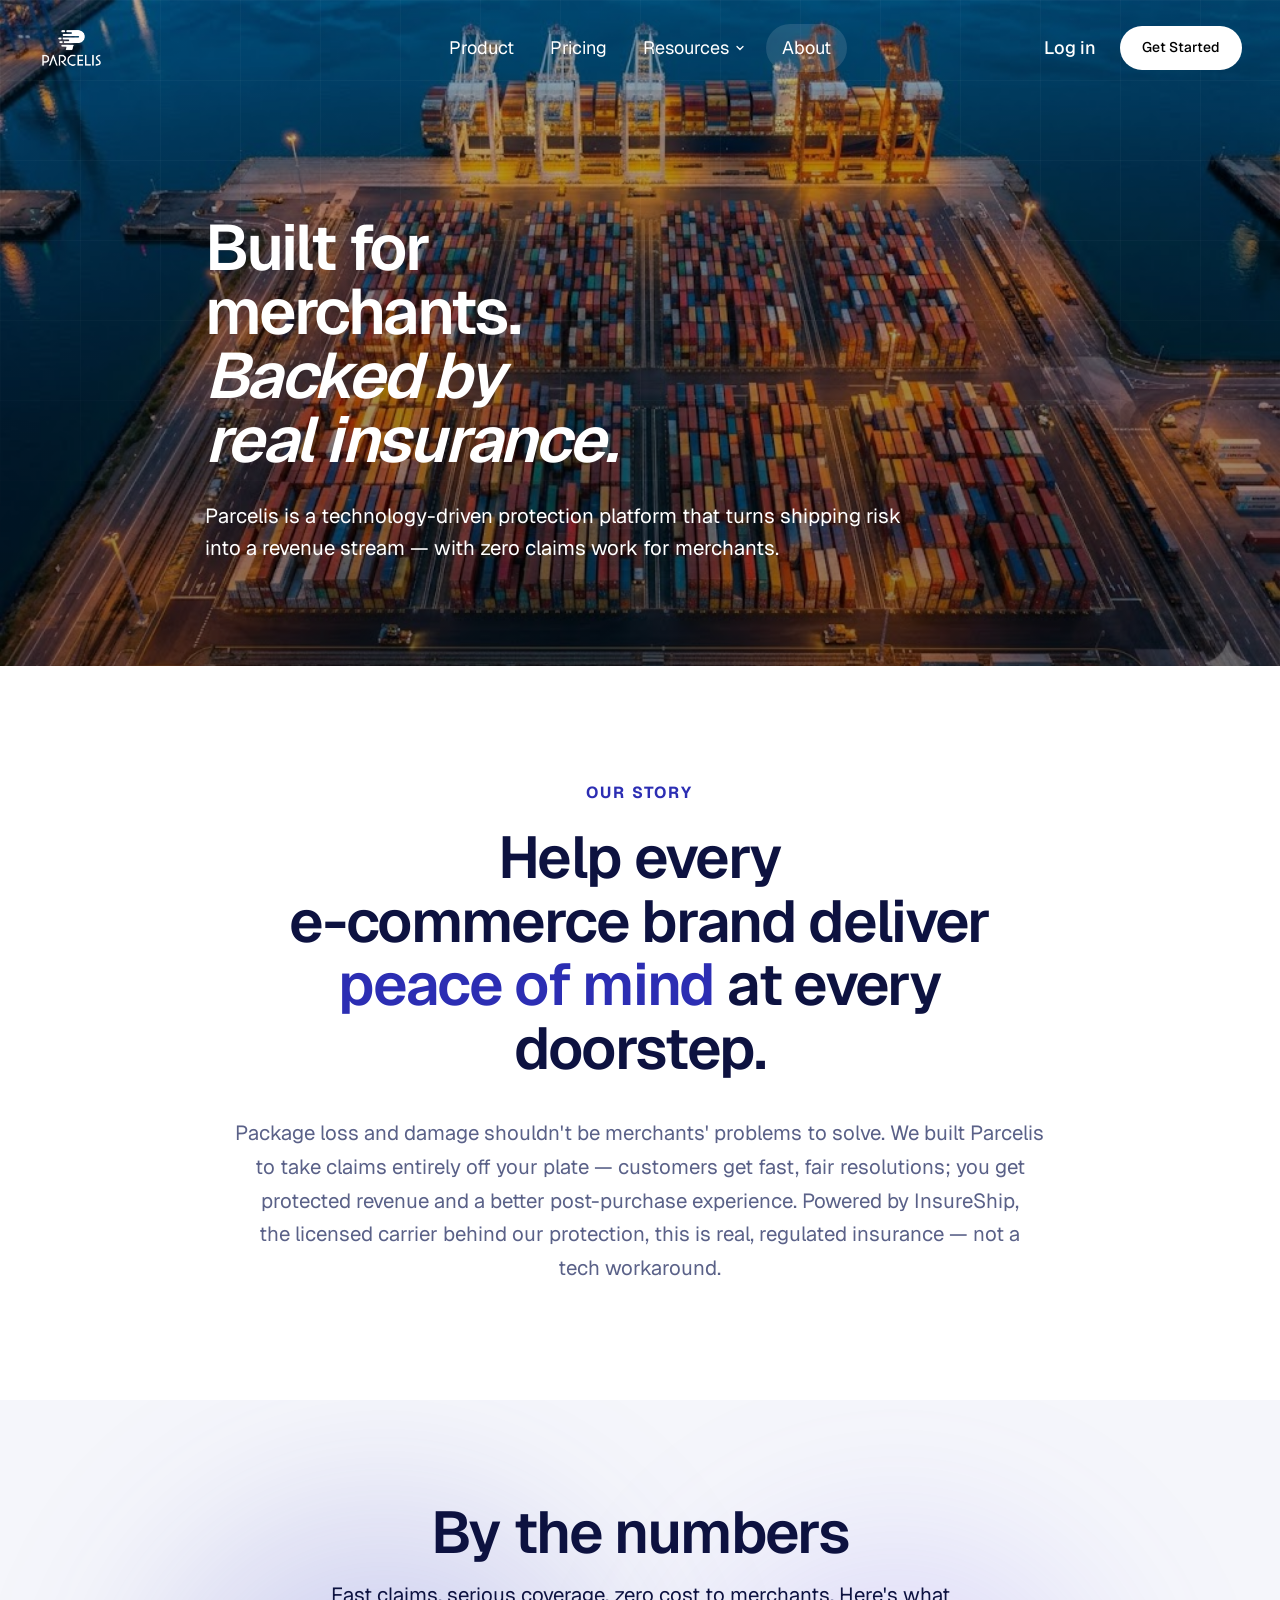
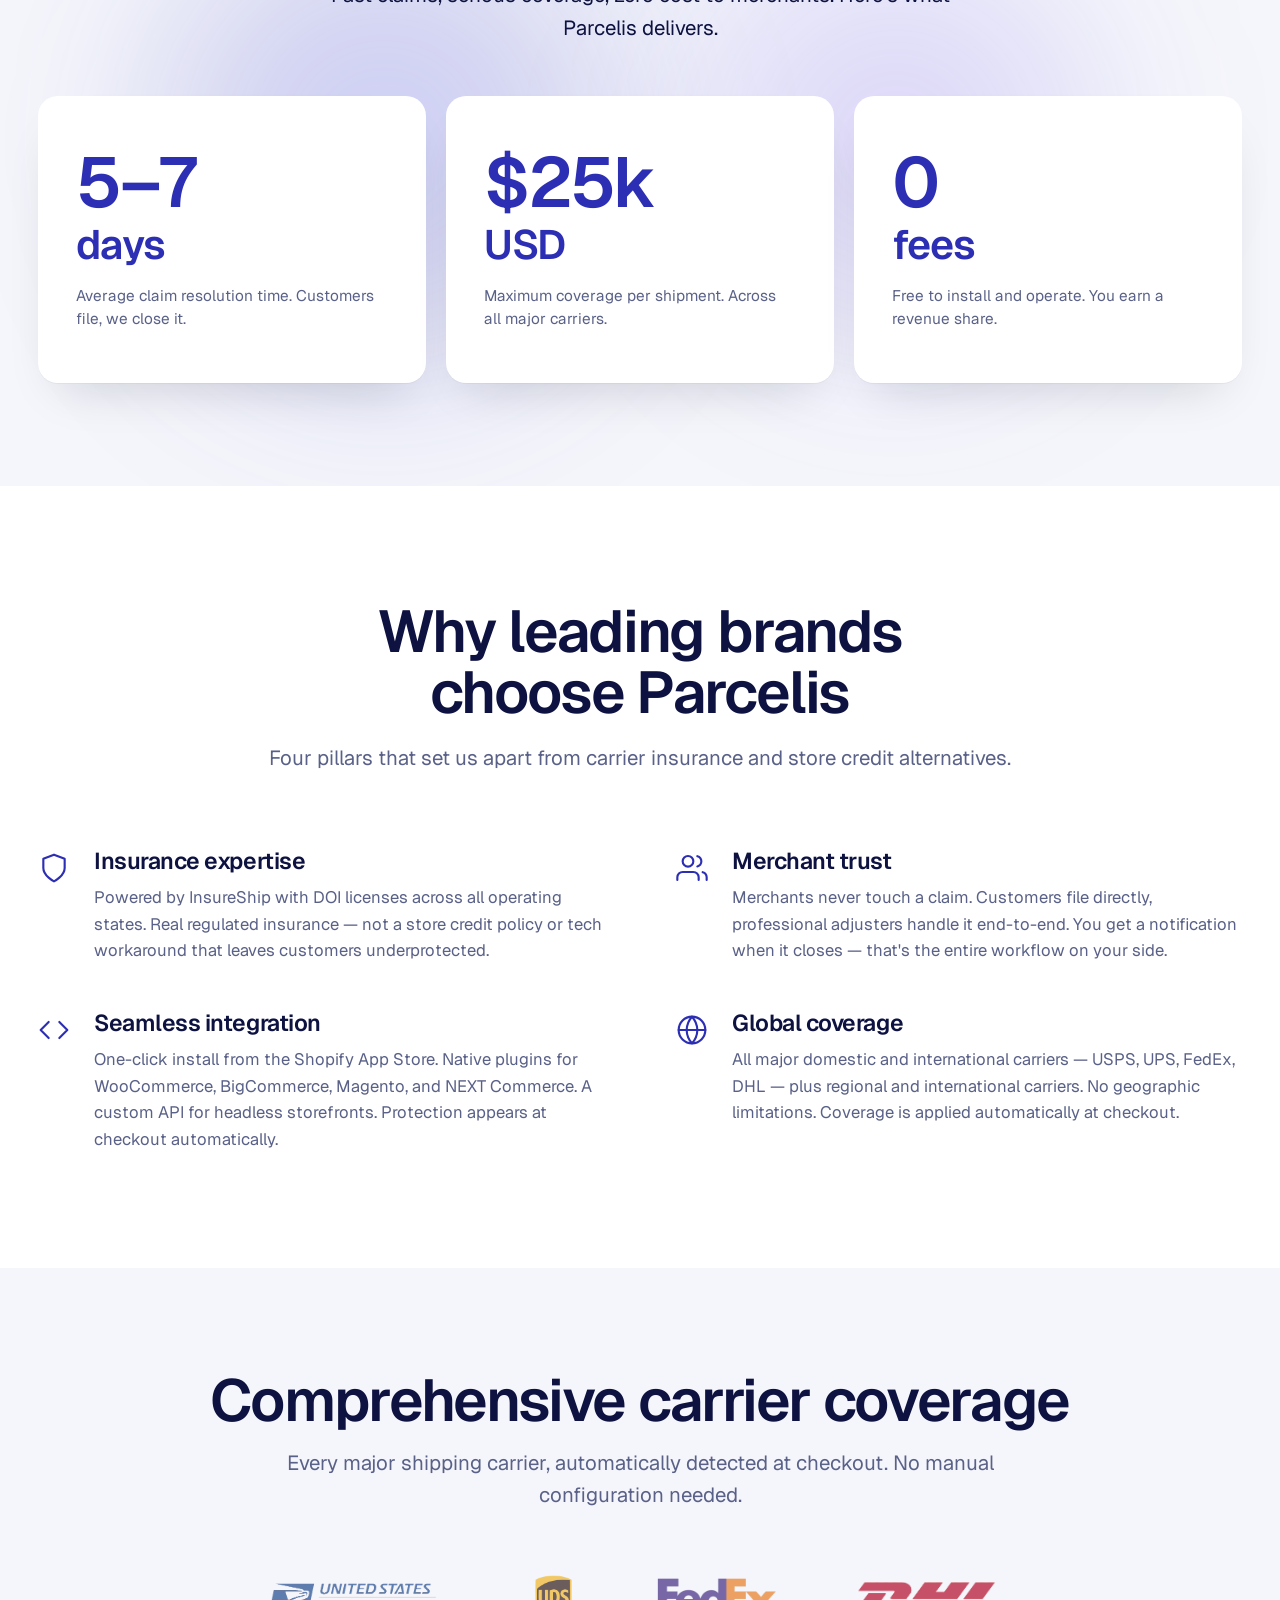
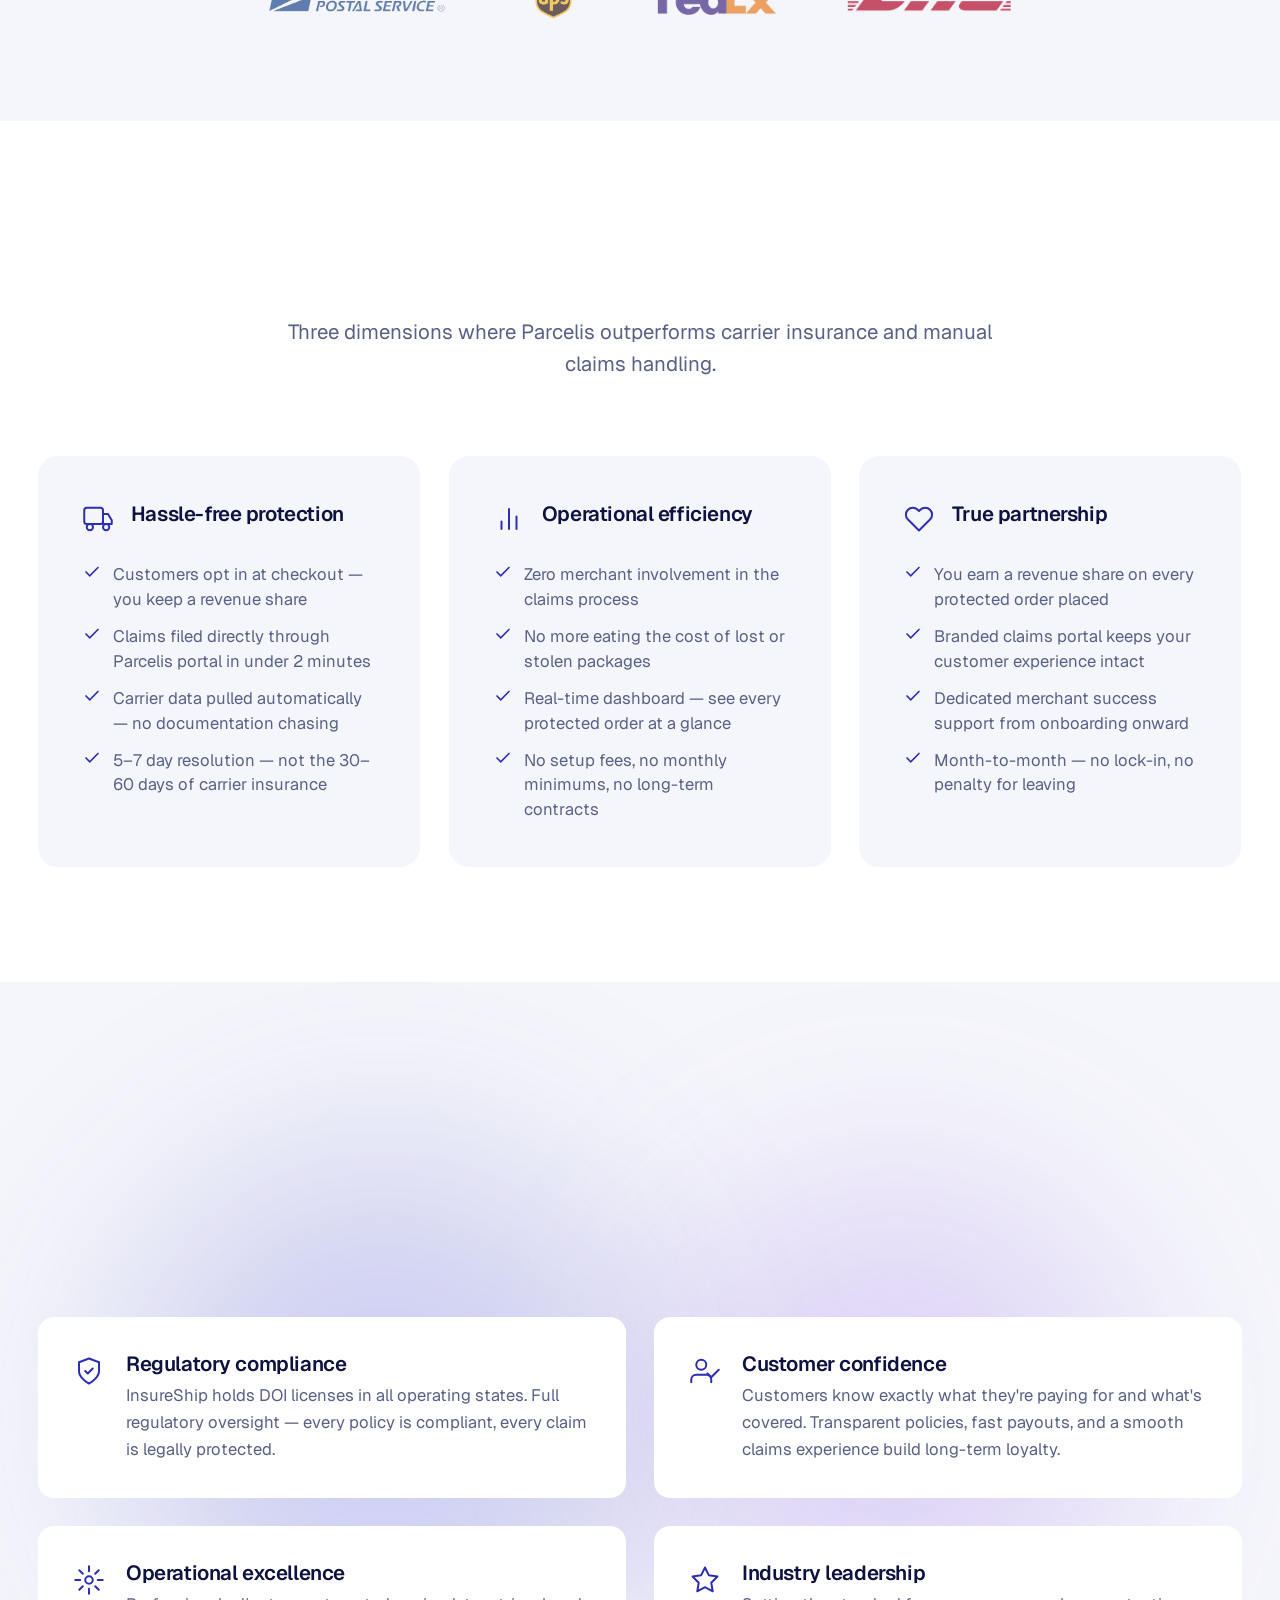
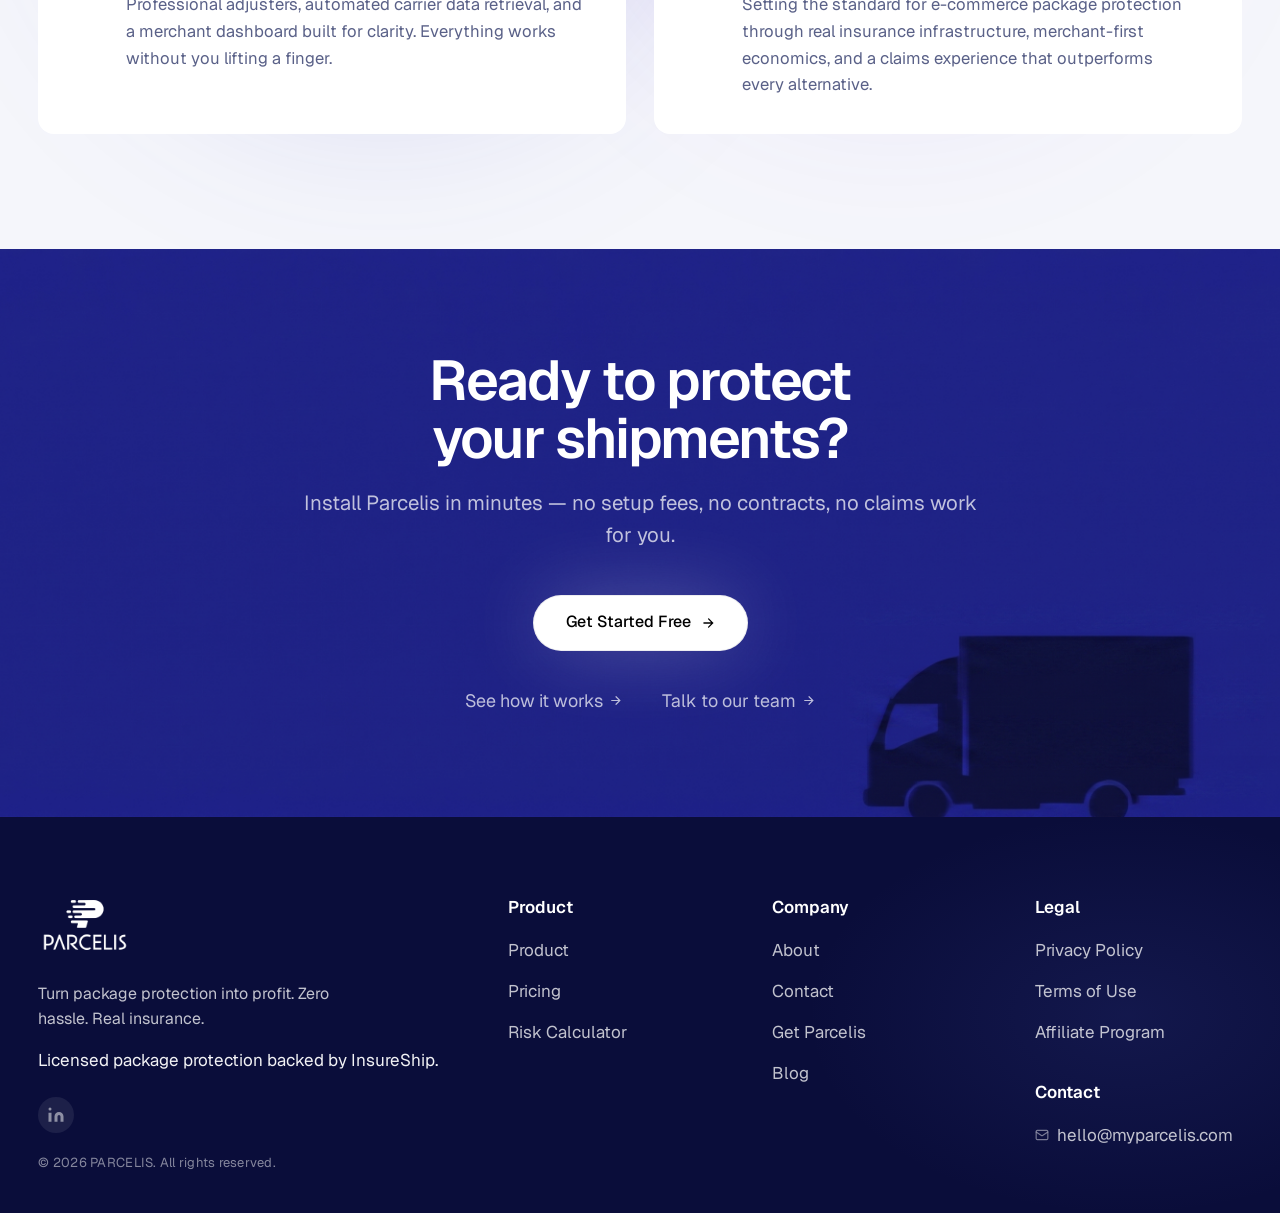
<file: about.html>
<!DOCTYPE html>
<html lang="en">
<head>
<meta charset="UTF-8" />
<meta name="viewport" content="width=device-width, initial-scale=1.0" />
<title>About — Parcelis</title>
<link rel="preconnect" href="https://fonts.googleapis.com" />
<link rel="preconnect" href="https://fonts.gstatic.com" crossorigin />
<link href="https://fonts.googleapis.com/css2?family=Geist:wght@400;500;600;700&family=Geist+Mono:wght@400;500&display=swap" rel="stylesheet" />
<link rel="stylesheet" href="styles.css?v=104" />
<!-- BEGIN PLERDY CODE -->
<script type="text/javascript" data-plerdy_code='1'>
    var _protocol="https:"==document.location.protocol?"https://":"http://";
    _site_hash_code = "8f93c0df6291d58962df1dd53c977215",_suid=76657, plerdyScript=document.createElement("script");
    plerdyScript.setAttribute("defer",""),plerdyScript.dataset.plerdymainscript="plerdymainscript",
    plerdyScript.src="https://a.plerdy.com/public/js/click/main.js?v="+Math.random();
    var plerdymainscript=document.querySelector("[data-plerdymainscript='plerdymainscript']");
    plerdymainscript&&plerdymainscript.parentNode.removeChild(plerdymainscript);
    try{document.head.appendChild(plerdyScript)}catch(t){console.log(t,"unable add script tag")}
</script>
<!-- END PLERDY CODE -->
<style>
/* ===== ABOUT PAGE ===== */

/* Full-bleed hero with royal blue gradient + grid overlay */
.about-hero {
  position: relative;
  overflow: hidden;
  background: url('assets/About\ hero\ background.jpg') center top / cover no-repeat;
  background-color: var(--navy-700);
  padding: 0;
  isolation: isolate;
  min-height: clamp(480px, 52vw, 720px);
  display: flex;
  flex-direction: column;
  justify-content: flex-end;
}
.about-hero::before {
  content: "";
  position: absolute; inset: 0; z-index: 0;
  background: linear-gradient(
    to bottom,
    rgba(0,0,0,0.25) 0%,
    rgba(0,0,0,0.45) 100%
  );
}
.about-hero-grid {
  position: absolute; inset: 0; z-index: 0;
  background-image:
    linear-gradient(to right, rgba(255,255,255,0.03) 1px, transparent 1px),
    linear-gradient(to bottom, rgba(255,255,255,0.03) 1px, transparent 1px);
  background-size: 80px 80px;
  mask-image: radial-gradient(ellipse 100% 100% at 50% 0%, black 50%, transparent 100%);
}
.about-hero-inner {
  position: relative; z-index: 1;
  max-width: var(--max);
  margin: 0;
  padding: clamp(120px, 14vw, 200px) clamp(20px, 3vw, 48px) clamp(80px, 8vw, 120px) clamp(100px, 16vw, 280px);
}
.about-hero h1 {
  color: #fff;
  font-size: clamp(38px, 5vw, 68px);
  line-height: 1.0;
  letter-spacing: -0.035em;
  font-weight: 600;
  max-width: 10ch;
}
.about-hero h1 em {
  font-style: normal;
  color: rgba(255,255,255,0.55);
}
.about-hero-sub {
  margin-top: 28px;
  font-size: clamp(18px, 1.6vw, 22px);
  color: #fff;
  max-width: 480px;
  max-width: 52ch;
  line-height: 1.55;
}
@media (max-width: 768px) {
  .about-hero-inner {
    padding-left: 24px !important;
  }
}

/* ===== MISSION STATEMENT ===== */
.about-mission {
  background: var(--bg);
  padding: clamp(80px, 9vw, 140px) 0;
}
.about-mission-inner {
  max-width: 900px;
  margin: 0 auto;
  padding: 0 clamp(20px, 3vw, 48px);
  text-align: center;
}
.about-mission-label {
  font-size: 15px;
  color: var(--muted);
  margin-bottom: 28px;
  font-weight: 500;
}
.about-mission-statement {
  font-size: clamp(38px, 4.6vw, 64px);
  font-weight: 600;
  color: var(--ink);
  line-height: 1.08;
  letter-spacing: -0.028em;
  text-wrap: balance;
}
.about-mission-statement em {
  font-style: normal;
  color: var(--navy-700);
}
.about-mission-body {
  margin-top: 36px;
  font-size: clamp(18px, 1.6vw, 22px);
  color: var(--muted);
  line-height: 1.65;
  max-width: 64ch;
  margin-left: auto;
  margin-right: auto;
}

/* ===== STATS ===== */
.about-stats {
  background: var(--surface);
  padding: clamp(72px, 8vw, 120px) 0;
  position: relative;
  overflow: hidden;
}
.about-stats::before,
.about-stats::after {
  content: "";
  position: absolute;
  border-radius: 50%;
  pointer-events: none;
  filter: blur(80px);
}
.about-stats::before {
  width: 600px;
  height: 600px;
  top: 50%;
  left: 30%;
  transform: translate(-50%, -50%);
  background: radial-gradient(circle, rgba(99,102,241,0.30) 0%, rgba(44,46,179,0.15) 45%, transparent 70%);
}
.about-stats::after {
  width: 540px;
  height: 540px;
  top: 50%;
  left: 70%;
  transform: translate(-50%, -50%);
  background: radial-gradient(circle, rgba(139,92,246,0.24) 0%, rgba(79,70,229,0.12) 42%, transparent 68%);
}
.about-stats-wrap {
  position: relative;
  z-index: 1;
}
.about-stats-grid {
  display: grid;
  grid-template-columns: repeat(3, 1fr);
  gap: 20px;
  max-width: var(--max);
  margin: 0 auto;
  padding: 0 clamp(20px, 3vw, 48px);
}
.about-stat-card {
  background: var(--bg);
  border-radius: 20px;
  padding: clamp(36px, 4vw, 56px) clamp(28px, 3vw, 44px);
  box-shadow: var(--shadow-card);
  text-align: left;
}
.about-stat-num {
  font-size: clamp(44px, 5.5vw, 72px);
  font-weight: 600;
  color: var(--navy-700);
  letter-spacing: -0.04em;
  line-height: 1;
}
.about-stat-unit {
  font-size: clamp(28px, 3.2vw, 44px);
  font-weight: 600;
  color: var(--navy-700);
  letter-spacing: -0.03em;
  line-height: 1.1;
  margin-top: 4px;
}
.about-stat-label {
  margin-top: 18px;
  font-size: clamp(15px, 1.2vw, 18px);
  color: var(--muted);
  line-height: 1.55;
}
.about-stats-header {
  max-width: var(--max);
  margin: 0 auto clamp(40px, 4vw, 60px);
  padding: 0 clamp(20px, 3vw, 48px);
  text-align: center;
}
.about-stats-header h2 {
  font-size: clamp(38px, 4.6vw, 64px);
  font-weight: 600;
  letter-spacing: -0.028em;
  color: var(--ink);
  margin-bottom: 16px;
}
.about-stats-header p {
  font-size: clamp(18px, 1.6vw, 22px);
  color: var(--ink);
  max-width: 52ch;
  line-height: 1.6;
  margin: 0 auto;
}
.about-eyebrow {
  font-size: 16px;
  font-weight: 700;
  letter-spacing: 0.12em;
  text-transform: uppercase;
  color: var(--navy-700);
  margin-bottom: 20px;
}

/* ===== WHY CHOOSE ===== */
.about-why {
  background: var(--bg);
  padding: clamp(80px, 9vw, 140px) 0;
}
.about-why-inner {
  max-width: var(--max);
  margin: 0 auto;
  padding: 0 clamp(20px, 3vw, 48px);
}
.about-why-head {
  text-align: center;
  margin-bottom: clamp(56px, 6vw, 80px);
}
.about-why-head h2 {
  font-size: clamp(38px, 4.6vw, 64px);
  font-weight: 600;
  color: var(--ink);
  letter-spacing: -0.028em;
}
.about-why-head p {
  margin-top: 18px;
  font-size: clamp(18px, 1.6vw, 22px);
  color: var(--muted);
  max-width: 56ch;
  margin-left: auto;
  margin-right: auto;
}
.about-why-grid {
  display: grid;
  grid-template-columns: repeat(2, 1fr);
  gap: 48px 72px;
}
.about-why-item {
  display: flex;
  gap: 24px;
  align-items: flex-start;
}
.about-why-ic {
  color: var(--navy-700);
  flex-shrink: 0;
  margin-top: 2px;
}
.about-why-copy {}
.about-why-copy h3 {
  font-size: clamp(20px, 1.8vw, 26px);
  font-weight: 600;
  color: var(--ink);
  letter-spacing: -0.02em;
  margin-bottom: 10px;
}
.about-why-copy p {
  font-size: clamp(16px, 1.3vw, 18px);
  color: var(--muted);
  line-height: 1.6;
}

/* ===== CARRIERS ===== */
.about-carriers {
  background: var(--surface);
  padding: clamp(72px, 8vw, 120px) 0;
}
.about-carriers-inner {
  max-width: var(--max);
  margin: 0 auto;
  padding: 0 clamp(20px, 3vw, 48px);
  text-align: center;
}
.about-carriers-head h2 {
  font-size: clamp(38px, 4.6vw, 64px);
  font-weight: 600;
  color: var(--ink);
  letter-spacing: -0.028em;
}
.about-carriers-head p {
  margin-top: 16px;
  font-size: clamp(18px, 1.6vw, 22px);
  color: var(--muted);
  max-width: 52ch;
  margin-left: auto;
  margin-right: auto;
}
.about-carrier-logos {
  display: flex;
  align-items: center;
  justify-content: center;
  gap: clamp(32px, 5vw, 80px);
  flex-wrap: wrap;
  margin-top: clamp(48px, 5vw, 72px);
}
.about-carrier-logo {
  height: clamp(28px, 3.5vw, 44px);
  width: auto;
  object-fit: contain;
  opacity: 0.7;
  filter: grayscale(20%);
  transition: opacity .15s ease, filter .15s ease;
}
.about-carrier-logo:hover { opacity: 1; filter: none; }

/* ===== ADVANTAGE ===== */
.about-advantage {
  background: var(--bg);
  padding: clamp(80px, 9vw, 140px) 0;
}
.about-advantage-inner {
  max-width: var(--max);
  margin: 0 auto;
  padding: 0 clamp(20px, 3vw, 48px);
}
.about-advantage-head {
  text-align: center;
  margin-bottom: clamp(56px, 6vw, 80px);
}
.about-advantage-head h2 {
  font-size: clamp(38px, 4.6vw, 64px);
  font-weight: 600;
  color: var(--ink);
  letter-spacing: -0.028em;
}
.about-advantage-head p {
  margin-top: 18px;
  font-size: clamp(18px, 1.6vw, 22px);
  color: var(--muted);
  max-width: 54ch;
  margin-left: auto;
  margin-right: auto;
}
.about-advantage-grid {
  display: grid;
  grid-template-columns: repeat(3, 1fr);
  gap: 28px;
}
.about-adv-card {
  background: var(--surface);
  border-radius: 20px;
  padding: clamp(32px, 3.5vw, 48px);
}
.about-adv-card-head {
  display: flex;
  align-items: flex-start;
  gap: 18px;
  margin-bottom: 28px;
}
.about-adv-ic {
  color: var(--navy-700);
  flex-shrink: 0;
  margin-top: 3px;
}
.about-adv-title {
  font-size: clamp(18px, 1.6vw, 22px);
  font-weight: 600;
  color: var(--ink);
  letter-spacing: -0.02em;
  line-height: 1.25;
}
.about-adv-list {
  list-style: none;
  padding: 0;
  margin: 0;
  display: flex;
  flex-direction: column;
  gap: 12px;
}
.about-adv-list li {
  display: flex;
  align-items: flex-start;
  gap: 12px;
  font-size: clamp(16px, 1.3vw, 18px);
  color: var(--muted);
  line-height: 1.5;
}
.about-adv-check {
  color: var(--navy-700);
  flex-shrink: 0;
  margin-top: 1px;
}

/* ===== TRUST ===== */
.about-trust {
  background: var(--surface);
  padding: clamp(80px, 9vw, 140px) 0;
  position: relative;
  overflow: hidden;
}
.about-trust::before,
.about-trust::after {
  content: "";
  position: absolute;
  border-radius: 50%;
  pointer-events: none;
  filter: blur(90px);
  z-index: 0;
}
.about-trust::before {
  width: 700px;
  height: 700px;
  top: 50%;
  left: 30%;
  transform: translate(-50%, -50%);
  background: radial-gradient(circle, rgba(99,102,241,0.32) 0%, rgba(44,46,179,0.15) 45%, transparent 70%);
}
.about-trust::after {
  width: 640px;
  height: 640px;
  top: 50%;
  left: 70%;
  transform: translate(-50%, -50%);
  background: radial-gradient(circle, rgba(139,92,246,0.28) 0%, rgba(109,40,217,0.13) 42%, transparent 68%);
}
.about-trust-inner {
  max-width: var(--max);
  margin: 0 auto;
  padding: 0 clamp(20px, 3vw, 48px);
  position: relative;
  z-index: 1;
}
.about-trust-head {
  text-align: center;
  margin-bottom: clamp(56px, 6vw, 80px);
}
.about-trust-head h2 {
  font-size: clamp(38px, 4.6vw, 64px);
  font-weight: 600;
  color: var(--ink);
  letter-spacing: -0.028em;
}
.about-trust-head p {
  margin-top: 18px;
  font-size: clamp(18px, 1.6vw, 22px);
  color: var(--ink);
  max-width: 54ch;
  margin-left: auto;
  margin-right: auto;
}
.about-trust-grid {
  display: grid;
  grid-template-columns: repeat(2, 1fr);
  gap: 28px;
}
.about-trust-item {
  display: flex;
  gap: 22px;
  align-items: flex-start;
  background: #fff;
  border-radius: 16px;
  padding: clamp(24px, 3vw, 36px);
}
.about-trust-ic {
  color: var(--navy-700);
  flex-shrink: 0;
  margin-top: 3px;
}
.about-trust-copy h3 {
  font-size: clamp(18px, 1.6vw, 22px);
  font-weight: 600;
  color: var(--ink);
  letter-spacing: -0.02em;
  margin-bottom: 8px;
}
.about-trust-copy p {
  font-size: clamp(16px, 1.3vw, 18px);
  color: var(--muted);
  line-height: 1.6;
}

/* ===== RESPONSIVE ===== */
@media (max-width: 900px) {
  .about-why-grid { grid-template-columns: 1fr; gap: 36px; }
  .about-advantage-grid { grid-template-columns: 1fr; }
  .about-trust-grid { grid-template-columns: 1fr; }
}
@media (max-width: 640px) {
  .about-stats-grid { grid-template-columns: 1fr; }
}
</style>
</head>
<body>

<!-- =================== NAV =================== -->
<header class="nav nav-v2 nav-transparent">
  <div class="wrap nav-inner">
    <a class="brand" href="index.html" aria-label="Parcelis home">
      <img class="brand-logo" src="assets/Logo.png" alt="Parcelis" />
    </a>
    <nav class="nav-links" aria-label="Primary">
      <a href="how-it-works.html">Product</a>
      <a href="pricing.html">Pricing</a>
      <div class="nav-dropdown-wrap">
        <a href="resources.html" class="nav-dropdown-trigger">Resources <svg class="nav-chevron" width="12" height="12" viewBox="0 0 24 24" fill="none" stroke="currentColor" stroke-width="2.5" stroke-linecap="round"><polyline points="6 9 12 15 18 9"/></svg></a>
        <div class="nav-dropdown-menu">
          <a href="resources.html">Blog</a>
          <div class="dd-divider"></div>
          <a href="faq.html">FAQ</a>
          <a href="roi-calculator.html">Self-Insurance Risk</a>
        </div>
      </div>
      <a href="about.html" class="active">About</a>
    </nav>
    <div class="nav-cta">
      <a class="btn btn-link btn-sm" href="#">Log in</a>
      <a class="btn btn-primary btn-sm" href="#">Get Started</a>
    </div>
  </div>
</header>

<main>

<!-- =================== HERO =================== -->
<section class="about-hero">
  <div class="about-hero-grid"></div>
  <div class="about-hero-inner">
    <h1 class="reveal">Built for<br/>merchants.<br/><em>Backed by<br/>real insurance.</em></h1>
    <p class="about-hero-sub reveal" data-delay="2">Parcelis is a technology-driven protection platform that turns shipping risk into a revenue stream — with zero claims work for merchants.</p>
  </div>
</section>

<!-- =================== MISSION =================== -->
<section class="about-mission">
  <div class="about-mission-inner">
    <div class="about-eyebrow reveal">Our Story</div>
    <p class="about-mission-statement reveal" data-delay="1">
      Help every <span style="white-space:nowrap">e-commerce</span> brand deliver<br/><em>peace of mind</em> at every doorstep.
    </p>
    <p class="about-mission-body reveal" data-delay="2">
      Package loss and damage shouldn't be merchants' problems to solve. We built Parcelis to take claims entirely off your plate — customers get fast, fair resolutions; you get protected revenue and a better post-purchase experience. Powered by InsureShip, the licensed carrier behind our protection, this is real, regulated insurance — not a tech workaround.
    </p>
  </div>
</section>

<!-- =================== STATS =================== -->
<section class="about-stats">
  <div class="about-stats-wrap">
  <div class="about-stats-header reveal">
    <h2>By the numbers</h2>
    <p>Fast claims, serious coverage, zero cost to merchants. Here's what Parcelis delivers.</p>
  </div>
  <div class="about-stats-grid">
    <div class="about-stat-card reveal" data-delay="1">
      <div class="about-stat-num">5–7</div>
      <div class="about-stat-unit">days</div>
      <div class="about-stat-label">Average claim resolution time. Customers file, we close it.</div>
    </div>
    <div class="about-stat-card reveal" data-delay="2">
      <div class="about-stat-num">$25k</div>
      <div class="about-stat-unit">USD</div>
      <div class="about-stat-label">Maximum coverage per shipment. Across all major carriers.</div>
    </div>
    <div class="about-stat-card reveal" data-delay="3">
      <div class="about-stat-num">0</div>
      <div class="about-stat-unit">fees</div>
      <div class="about-stat-label">Free to install and operate. You earn a revenue share.</div>
    </div>
  </div>
  </div>
</section>

<!-- =================== WHY CHOOSE =================== -->
<section class="about-why">
  <div class="about-why-inner">
    <div class="about-why-head">
      <h2 class="reveal">Why leading brands<br/>choose Parcelis</h2>
      <p class="reveal" data-delay="1">Four pillars that set us apart from carrier insurance and store credit alternatives.</p>
    </div>
    <div class="about-why-grid">

      <div class="about-why-item reveal" data-delay="1">
        <div class="about-why-ic">
          <svg width="32" height="32" viewBox="0 0 24 24" fill="none" stroke="currentColor" stroke-width="1.6" stroke-linecap="round" stroke-linejoin="round">
            <path d="M12 22s8-4 8-10V5l-8-3-8 3v7c0 6 8 10 8 10z"/>
          </svg>
        </div>
        <div class="about-why-copy">
          <h3>Insurance expertise</h3>
          <p>Powered by InsureShip with DOI licenses across all operating states. Real regulated insurance — not a store credit policy or tech workaround that leaves customers underprotected.</p>
        </div>
      </div>

      <div class="about-why-item reveal" data-delay="2">
        <div class="about-why-ic">
          <svg width="32" height="32" viewBox="0 0 24 24" fill="none" stroke="currentColor" stroke-width="1.6" stroke-linecap="round" stroke-linejoin="round">
            <path d="M17 21v-2a4 4 0 0 0-4-4H5a4 4 0 0 0-4 4v2"/>
            <circle cx="9" cy="7" r="4"/>
            <path d="M23 21v-2a4 4 0 0 0-3-3.87"/>
            <path d="M16 3.13a4 4 0 0 1 0 7.75"/>
          </svg>
        </div>
        <div class="about-why-copy">
          <h3>Merchant trust</h3>
          <p>Merchants never touch a claim. Customers file directly, professional adjusters handle it end-to-end. You get a notification when it closes — that's the entire workflow on your side.</p>
        </div>
      </div>

      <div class="about-why-item reveal" data-delay="3">
        <div class="about-why-ic">
          <svg width="32" height="32" viewBox="0 0 24 24" fill="none" stroke="currentColor" stroke-width="1.6" stroke-linecap="round" stroke-linejoin="round">
            <polyline points="16 18 22 12 16 6"/>
            <polyline points="8 6 2 12 8 18"/>
          </svg>
        </div>
        <div class="about-why-copy">
          <h3>Seamless integration</h3>
          <p>One-click install from the Shopify App Store. Native plugins for WooCommerce, BigCommerce, Magento, and NEXT Commerce. A custom API for headless storefronts. Protection appears at checkout automatically.</p>
        </div>
      </div>

      <div class="about-why-item reveal" data-delay="4">
        <div class="about-why-ic">
          <svg width="32" height="32" viewBox="0 0 24 24" fill="none" stroke="currentColor" stroke-width="1.6" stroke-linecap="round" stroke-linejoin="round">
            <circle cx="12" cy="12" r="10"/>
            <line x1="2" y1="12" x2="22" y2="12"/>
            <path d="M12 2a15.3 15.3 0 0 1 4 10 15.3 15.3 0 0 1-4 10 15.3 15.3 0 0 1-4-10 15.3 15.3 0 0 1 4-10z"/>
          </svg>
        </div>
        <div class="about-why-copy">
          <h3>Global coverage</h3>
          <p>All major domestic and international carriers — USPS, UPS, FedEx, DHL — plus regional and international carriers. No geographic limitations. Coverage is applied automatically at checkout.</p>
        </div>
      </div>

    </div>
  </div>
</section>

<!-- =================== CARRIERS =================== -->
<section class="about-carriers">
  <div class="about-carriers-inner">
    <div class="about-carriers-head">
      <h2 class="reveal">Comprehensive carrier coverage</h2>
      <p class="reveal" data-delay="1">Every major shipping carrier, automatically detected at checkout. No manual configuration needed.</p>
    </div>
    <div class="about-carrier-logos reveal" data-delay="2">
      <img class="about-carrier-logo" src="assets/USPS.png" alt="USPS" />
      <img class="about-carrier-logo" src="assets/UPS.png" alt="UPS" />
      <img class="about-carrier-logo" src="assets/FedEx.png" alt="FedEx" />
      <img class="about-carrier-logo" src="assets/DHL.png" alt="DHL" />
    </div>
  </div>
</section>

<!-- =================== ADVANTAGE =================== -->
<section class="about-advantage">
  <div class="about-advantage-inner">
    <div class="about-advantage-head">
      <h2 class="reveal">The Parcelis advantage</h2>
      <p class="reveal" data-delay="1">Three dimensions where Parcelis outperforms carrier insurance and manual claims handling.</p>
    </div>
    <div class="about-advantage-grid">

      <div class="about-adv-card reveal" data-delay="1">
        <div class="about-adv-card-head">
          <div class="about-adv-ic">
            <svg width="30" height="30" viewBox="0 0 24 24" fill="none" stroke="currentColor" stroke-width="1.6" stroke-linecap="round" stroke-linejoin="round">
              <rect x="1" y="3" width="15" height="13" rx="2"/>
              <path d="M16 8h4l3 5v3h-7V8z"/>
              <circle cx="5.5" cy="18.5" r="2.5"/>
              <circle cx="18.5" cy="18.5" r="2.5"/>
            </svg>
          </div>
          <div class="about-adv-title">Hassle-free protection</div>
        </div>
        <ul class="about-adv-list">
          <li>
            <svg class="about-adv-check" width="18" height="18" viewBox="0 0 24 24" fill="none" stroke="currentColor" stroke-width="2.2" stroke-linecap="round"><polyline points="20 6 9 17 4 12"/></svg>
            Customers opt in at checkout — you keep a revenue share
          </li>
          <li>
            <svg class="about-adv-check" width="18" height="18" viewBox="0 0 24 24" fill="none" stroke="currentColor" stroke-width="2.2" stroke-linecap="round"><polyline points="20 6 9 17 4 12"/></svg>
            Claims filed directly through Parcelis portal in under 2 minutes
          </li>
          <li>
            <svg class="about-adv-check" width="18" height="18" viewBox="0 0 24 24" fill="none" stroke="currentColor" stroke-width="2.2" stroke-linecap="round"><polyline points="20 6 9 17 4 12"/></svg>
            Carrier data pulled automatically — no documentation chasing
          </li>
          <li>
            <svg class="about-adv-check" width="18" height="18" viewBox="0 0 24 24" fill="none" stroke="currentColor" stroke-width="2.2" stroke-linecap="round"><polyline points="20 6 9 17 4 12"/></svg>
            5–7 day resolution — not the 30–60 days of carrier insurance
          </li>
        </ul>
      </div>

      <div class="about-adv-card reveal" data-delay="2">
        <div class="about-adv-card-head">
          <div class="about-adv-ic">
            <svg width="30" height="30" viewBox="0 0 24 24" fill="none" stroke="currentColor" stroke-width="1.6" stroke-linecap="round" stroke-linejoin="round">
              <line x1="18" y1="20" x2="18" y2="10"/>
              <line x1="12" y1="20" x2="12" y2="4"/>
              <line x1="6" y1="20" x2="6" y2="14"/>
            </svg>
          </div>
          <div class="about-adv-title">Operational efficiency</div>
        </div>
        <ul class="about-adv-list">
          <li>
            <svg class="about-adv-check" width="18" height="18" viewBox="0 0 24 24" fill="none" stroke="currentColor" stroke-width="2.2" stroke-linecap="round"><polyline points="20 6 9 17 4 12"/></svg>
            Zero merchant involvement in the claims process
          </li>
          <li>
            <svg class="about-adv-check" width="18" height="18" viewBox="0 0 24 24" fill="none" stroke="currentColor" stroke-width="2.2" stroke-linecap="round"><polyline points="20 6 9 17 4 12"/></svg>
            No more eating the cost of lost or stolen packages
          </li>
          <li>
            <svg class="about-adv-check" width="18" height="18" viewBox="0 0 24 24" fill="none" stroke="currentColor" stroke-width="2.2" stroke-linecap="round"><polyline points="20 6 9 17 4 12"/></svg>
            Real-time dashboard — see every protected order at a glance
          </li>
          <li>
            <svg class="about-adv-check" width="18" height="18" viewBox="0 0 24 24" fill="none" stroke="currentColor" stroke-width="2.2" stroke-linecap="round"><polyline points="20 6 9 17 4 12"/></svg>
            No setup fees, no monthly minimums, no long-term contracts
          </li>
        </ul>
      </div>

      <div class="about-adv-card reveal" data-delay="3">
        <div class="about-adv-card-head">
          <div class="about-adv-ic">
            <svg width="30" height="30" viewBox="0 0 24 24" fill="none" stroke="currentColor" stroke-width="1.6" stroke-linecap="round" stroke-linejoin="round">
              <path d="M20.84 4.61a5.5 5.5 0 0 0-7.78 0L12 5.67l-1.06-1.06a5.5 5.5 0 0 0-7.78 7.78l1.06 1.06L12 21.23l7.78-7.78 1.06-1.06a5.5 5.5 0 0 0 0-7.78z"/>
            </svg>
          </div>
          <div class="about-adv-title">True partnership</div>
        </div>
        <ul class="about-adv-list">
          <li>
            <svg class="about-adv-check" width="18" height="18" viewBox="0 0 24 24" fill="none" stroke="currentColor" stroke-width="2.2" stroke-linecap="round"><polyline points="20 6 9 17 4 12"/></svg>
            You earn a revenue share on every protected order placed
          </li>
          <li>
            <svg class="about-adv-check" width="18" height="18" viewBox="0 0 24 24" fill="none" stroke="currentColor" stroke-width="2.2" stroke-linecap="round"><polyline points="20 6 9 17 4 12"/></svg>
            Branded claims portal keeps your customer experience intact
          </li>
          <li>
            <svg class="about-adv-check" width="18" height="18" viewBox="0 0 24 24" fill="none" stroke="currentColor" stroke-width="2.2" stroke-linecap="round"><polyline points="20 6 9 17 4 12"/></svg>
            Dedicated merchant success support from onboarding onward
          </li>
          <li>
            <svg class="about-adv-check" width="18" height="18" viewBox="0 0 24 24" fill="none" stroke="currentColor" stroke-width="2.2" stroke-linecap="round"><polyline points="20 6 9 17 4 12"/></svg>
            Month-to-month — no lock-in, no penalty for leaving
          </li>
        </ul>
      </div>

    </div>
  </div>
</section>

<!-- =================== TRUST =================== -->
<section class="about-trust">
  <div class="about-trust-inner">
    <div class="about-trust-head">
      <h2 class="reveal">Built on trust and transparency</h2>
      <p class="reveal" data-delay="1">The foundation that makes Parcelis the standard for e-commerce package protection.</p>
    </div>
    <div class="about-trust-grid">

      <div class="about-trust-item reveal" data-delay="1">
        <div class="about-trust-ic">
          <svg width="30" height="30" viewBox="0 0 24 24" fill="none" stroke="currentColor" stroke-width="1.6" stroke-linecap="round" stroke-linejoin="round">
            <path d="M12 22s8-4 8-10V5l-8-3-8 3v7c0 6 8 10 8 10z"/>
            <polyline points="9 12 11 14 15 10"/>
          </svg>
        </div>
        <div class="about-trust-copy">
          <h3>Regulatory compliance</h3>
          <p>InsureShip holds DOI licenses in all operating states. Full regulatory oversight — every policy is compliant, every claim is legally protected.</p>
        </div>
      </div>

      <div class="about-trust-item reveal" data-delay="2">
        <div class="about-trust-ic">
          <svg width="30" height="30" viewBox="0 0 24 24" fill="none" stroke="currentColor" stroke-width="1.6" stroke-linecap="round" stroke-linejoin="round">
            <path d="M17 21v-2a4 4 0 0 0-4-4H5a4 4 0 0 0-4 4v2"/>
            <circle cx="9" cy="7" r="4"/>
            <polyline points="23 11 17 17 14 14"/>
          </svg>
        </div>
        <div class="about-trust-copy">
          <h3>Customer confidence</h3>
          <p>Customers know exactly what they're paying for and what's covered. Transparent policies, fast payouts, and a smooth claims experience build long-term loyalty.</p>
        </div>
      </div>

      <div class="about-trust-item reveal" data-delay="3">
        <div class="about-trust-ic">
          <svg width="30" height="30" viewBox="0 0 24 24" fill="none" stroke="currentColor" stroke-width="1.6" stroke-linecap="round" stroke-linejoin="round">
            <circle cx="12" cy="12" r="3"/>
            <path d="M12 1v4M12 19v4M4.22 4.22l2.83 2.83M16.95 16.95l2.83 2.83M1 12h4M19 12h4M4.22 19.78l2.83-2.83M16.95 7.05l2.83-2.83"/>
          </svg>
        </div>
        <div class="about-trust-copy">
          <h3>Operational excellence</h3>
          <p>Professional adjusters, automated carrier data retrieval, and a merchant dashboard built for clarity. Everything works without you lifting a finger.</p>
        </div>
      </div>

      <div class="about-trust-item reveal" data-delay="4">
        <div class="about-trust-ic">
          <svg width="30" height="30" viewBox="0 0 24 24" fill="none" stroke="currentColor" stroke-width="1.6" stroke-linecap="round" stroke-linejoin="round">
            <polygon points="12 2 15.09 8.26 22 9.27 17 14.14 18.18 21.02 12 17.77 5.82 21.02 7 14.14 2 9.27 8.91 8.26 12 2"/>
          </svg>
        </div>
        <div class="about-trust-copy">
          <h3>Industry leadership</h3>
          <p>Setting the standard for e-commerce package protection through real insurance infrastructure, merchant-first economics, and a claims experience that outperforms every alternative.</p>
        </div>
      </div>

    </div>
  </div>
</section>

<!-- =================== CTA =================== -->
<section class="cta-big">
  <div class="wrap">
    <h2>Ready to protect your shipments?</h2>
    <p class="sub">Install Parcelis in minutes — no setup fees, no contracts, no claims work for you.</p>
    <a class="pill" href="#">Get Started Free <svg width="14" height="14" viewBox="0 0 24 24" fill="none" stroke="currentColor" stroke-width="2.2" stroke-linecap="round"><path d="M5 12h14M13 5l7 7-7 7"/></svg></a>
    <div class="explore">
      <a href="how-it-works.html">See how it works <svg width="13" height="13" viewBox="0 0 24 24" fill="none" stroke="currentColor" stroke-width="2.2" stroke-linecap="round"><path d="M5 12h14M13 5l7 7-7 7"/></svg></a>
      <a href="contact.html">Talk to our team <svg width="13" height="13" viewBox="0 0 24 24" fill="none" stroke="currentColor" stroke-width="2.2" stroke-linecap="round"><path d="M5 12h14M13 5l7 7-7 7"/></svg></a>
    </div>
  </div>
</section>

</main>

<!-- =================== FOOTER =================== -->
<footer class="footer-v2">
  <div class="wrap">
    <div class="footer-card">
      <div>
        <a class="brand" href="index.html">
          <img class="brand-logo" src="assets/Logo.png" alt="Parcelis" />
        </a>
        <p class="blurb">Turn package protection into profit. Zero hassle. Real insurance.</p>
        <p class="trust-strip">Licensed package protection backed by InsureShip.</p>
        <div class="footer-social">
          <a href="#" class="footer-social-link" aria-label="LinkedIn">
            <svg width="18" height="18" viewBox="0 0 24 24" fill="currentColor"><path d="M16 8a6 6 0 0 1 6 6v7h-4v-7a2 2 0 0 0-2-2 2 2 0 0 0-2 2v7h-4v-7a6 6 0 0 1 6-6zM2 9h4v12H2z"/><circle cx="4" cy="4" r="2"/></svg>
          </a>
        </div>
        <p class="footer-copyright">© 2026 PARCELIS. All rights reserved.</p>
      </div>
      <div>
        <h3>Product</h3>
        <ul>
          <li><a href="how-it-works.html">Product</a></li>
          <li><a href="pricing.html">Pricing</a></li>
          <li><a href="roi-calculator.html">Risk Calculator</a></li>
        </ul>
      </div>
      <div>
        <h3>Company</h3>
        <ul>
          <li><a href="about.html">About</a></li>
          <li><a href="contact.html">Contact</a></li>
          <li><a href="#">Get Parcelis</a></li>
          <li><a href="resources.html">Blog</a></li>
        </ul>
      </div>
      <div>
        <h3>Legal</h3>
        <ul>
          <li><a href="#">Privacy Policy</a></li>
          <li><a href="#">Terms of Use</a></li>
          <li><a href="#">Affiliate Program</a></li>
        </ul>
        <h3 style="margin-top: 36px;">Contact</h3>
        <ul>
          <li>
            <a href="mailto:hello@myparcelis.com" class="footer-email-link">
              <svg width="14" height="14" viewBox="0 0 24 24" fill="none" stroke="currentColor" stroke-width="2" stroke-linecap="round"><rect x="2" y="4" width="20" height="16" rx="2"/><path d="m22 7-8.97 5.7a1.94 1.94 0 0 1-2.06 0L2 7"/></svg>
              hello@myparcelis.com
            </a>
          </li>
        </ul>
      </div>
    </div>
  </div>
</footer>

<script src="script.js?v=23"></script>
<script src="tweaks.js?v=3"></script>
<script>
(function(){
  var hero = document.querySelector('.about-hero');
  if (!hero) return;
  function onScroll() {
    var y = window.scrollY;
    if (y < hero.offsetHeight * 1.5) {
      hero.style.backgroundPositionY = 'calc(top + ' + (y * 0.35) + 'px)';
    }
  }
  window.addEventListener('scroll', onScroll, { passive: true });
})();
</script>
</body>
</html>
</file>
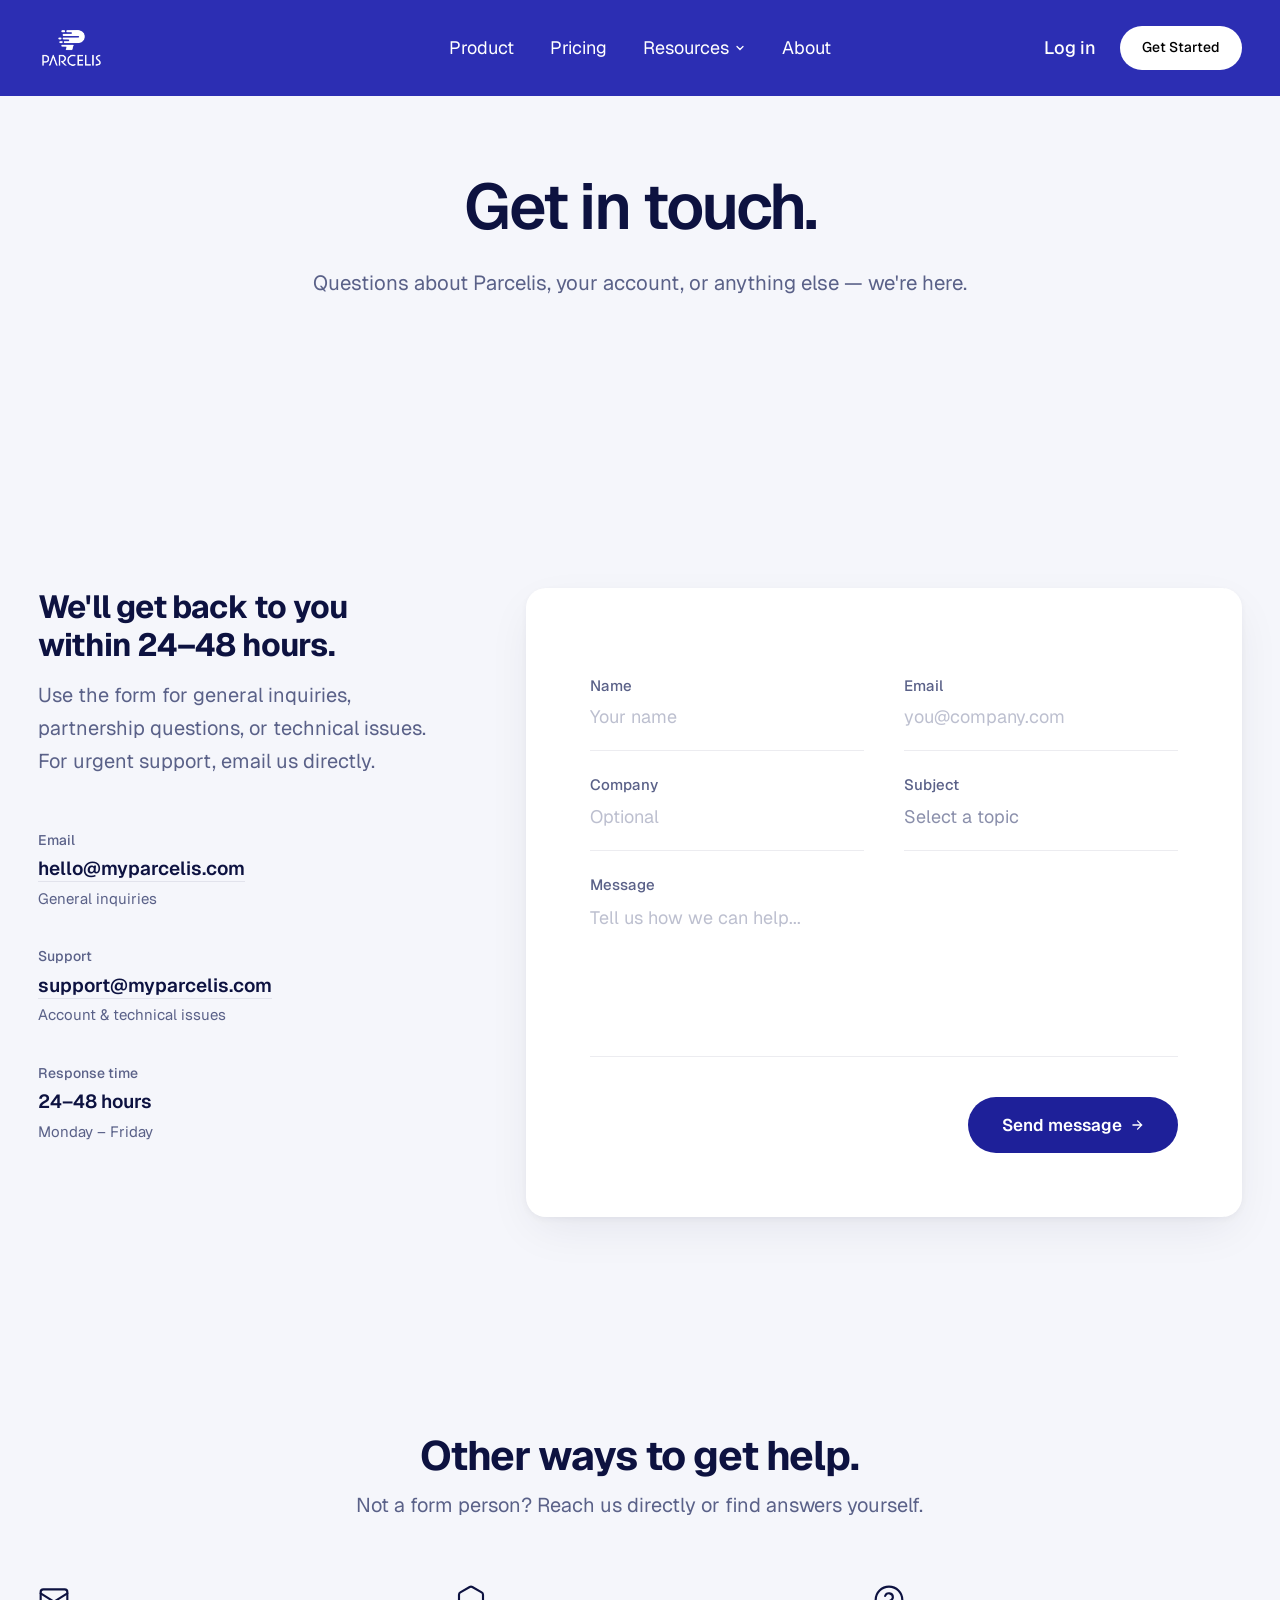
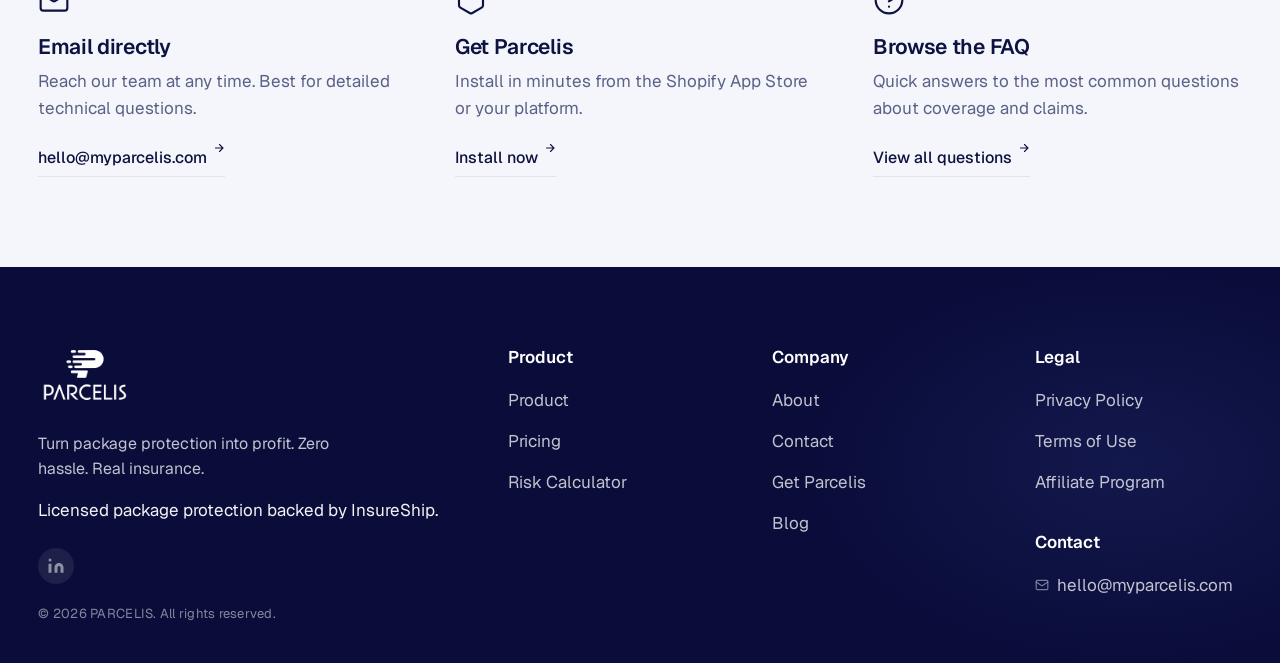
<file: contact.html>
<!DOCTYPE html>
<html lang="en">
<head>
<meta charset="UTF-8" />
<meta name="viewport" content="width=device-width, initial-scale=1.0" />
<title>Contact — Parcelis</title>
<link rel="preconnect" href="https://fonts.googleapis.com" />
<link rel="preconnect" href="https://fonts.gstatic.com" crossorigin />
<link href="https://fonts.googleapis.com/css2?family=Geist:wght@400;500;600;700&family=Geist+Mono:wght@400;500&display=swap" rel="stylesheet" />
<link rel="stylesheet" href="styles.css?v=104" />
<!-- BEGIN PLERDY CODE -->
<script type="text/javascript" data-plerdy_code='1'>
    var _protocol="https:"==document.location.protocol?"https://":"http://";
    _site_hash_code = "8f93c0df6291d58962df1dd53c977215",_suid=76657, plerdyScript=document.createElement("script");
    plerdyScript.setAttribute("defer",""),plerdyScript.dataset.plerdymainscript="plerdymainscript",
    plerdyScript.src="https://a.plerdy.com/public/js/click/main.js?v="+Math.random();
    var plerdymainscript=document.querySelector("[data-plerdymainscript='plerdymainscript']");
    plerdymainscript&&plerdymainscript.parentNode.removeChild(plerdymainscript);
    try{document.head.appendChild(plerdyScript)}catch(t){console.log(t,"unable add script tag")}
</script>
<!-- END PLERDY CODE -->
<style>

  /* ── Body layout ──────────────────────────────── */
  .contact-body {
    background: var(--surface);
    padding: clamp(72px, 8vw, 120px) 0 clamp(96px, 10vw, 140px);
  }
  .contact-form-card {
    background: var(--bg);
    border-radius: 20px;
    padding: clamp(40px, 5vw, 64px);
    box-shadow: 0 2px 8px rgba(13,18,64,0.05), 0 16px 48px -8px rgba(13,18,64,0.08);
  }
  .contact-layout {
    display: grid;
    grid-template-columns: 1fr 1.8fr;
    gap: clamp(48px, 7vw, 112px);
    align-items: start;
  }

  /* ── Left info ────────────────────────────────── */
  .contact-info h2 {
    font-size: clamp(22px, 2.6vw, 32px);
    font-weight: 700;
    letter-spacing: -0.025em;
    line-height: 1.2;
    margin-bottom: 14px;
  }
  .contact-info > p {
    font-size: clamp(18px, 1.6vw, 20px);
    color: var(--muted);
    line-height: 1.65;
    margin-bottom: 52px;
  }
  .contact-reach {
    display: flex;
    flex-direction: column;
    gap: 36px;
  }
  .cr-item {
    display: flex;
    flex-direction: column;
    gap: 3px;
  }
  .cr-item .cr-label {
    font-size: 14px;
    font-weight: 500;
    color: var(--muted);
  }
  .cr-item .cr-val {
    font-size: 19px;
    font-weight: 600;
    color: var(--ink);
  }
  .cr-item .cr-val a {
    color: inherit;
    text-decoration: none;
    border-bottom: 1px solid var(--hair);
    transition: border-color 0.2s;
  }
  .cr-item .cr-val a:hover { border-color: var(--ink); }
  .cr-item .cr-sub {
    font-size: 15px;
    color: var(--muted);
  }

  /* ── Form ─────────────────────────────────────── */
  .contact-form {
    display: flex;
    flex-direction: column;
  }
  .cf-row {
    display: grid;
    grid-template-columns: 1fr 1fr;
    gap: 0 40px;
  }
  .cf-field {
    display: flex;
    flex-direction: column;
    padding: 22px 0;
    border-bottom: 1px solid var(--hair);
  }
  .cf-field label {
    font-size: 15px;
    font-weight: 500;
    color: var(--muted);
    margin-bottom: 8px;
  }
  .cf-field input,
  .cf-field select,
  .cf-field textarea {
    background: transparent;
    border: none;
    outline: none;
    font-family: var(--font-sans);
    font-size: 18px;
    font-weight: 400;
    color: var(--ink);
    width: 100%;
    padding: 0;
    -webkit-appearance: none;
    appearance: none;
  }
  .cf-field input::placeholder,
  .cf-field textarea::placeholder {
    color: var(--muted);
    opacity: 0.4;
  }
  .cf-field select {
    cursor: pointer;
    color: var(--muted);
    opacity: 0.7;
  }
  .cf-field select.filled { color: var(--ink); opacity: 1; }
  .cf-field textarea {
    resize: none;
    min-height: 130px;
    line-height: 1.6;
  }
  .cf-actions {
    margin-top: 40px;
    display: flex;
    align-items: center;
    justify-content: flex-end;
    gap: 24px;
  }
  .cf-actions button {
    display: inline-flex;
    align-items: center;
    gap: 8px;
    background: var(--navy-800);
    color: #fff;
    border: none;
    border-radius: 100px;
    padding: 15px 34px;
    font-family: var(--font-sans);
    font-size: 17px;
    font-weight: 600;
    cursor: pointer;
    transition: background 0.2s;
  }
  .cf-actions button:hover { background: var(--navy-700); }
  .cf-actions .cf-note {
    font-size: 16px;
    color: var(--muted);
  }

  /* ── Other ways ───────────────────────────────── */
  .contact-alt {
    padding: clamp(72px, 7vw, 104px) 0;
    background: var(--surface);
  }
  .contact-alt-head {
    text-align: center;
    margin-bottom: 64px;
  }
  .contact-alt-head h2 {
    font-size: clamp(28px, 3.2vw, 42px);
    font-weight: 700;
    letter-spacing: -0.025em;
    margin-bottom: 12px;
  }
  .contact-alt-head p {
    font-size: clamp(18px, 1.6vw, 20px);
    color: var(--muted);
  }
  .contact-alt-grid {
    display: grid;
    grid-template-columns: repeat(3, 1fr);
    gap: 48px;
  }
  .ca-item svg {
    color: var(--ink);
    margin-bottom: 20px;
    display: block;
  }
  .ca-item h3 {
    font-size: 21px;
    font-weight: 600;
    letter-spacing: -0.015em;
    margin-bottom: 10px;
  }
  .ca-item p {
    font-size: 17px;
    color: var(--muted);
    line-height: 1.6;
    margin-bottom: 20px;
  }
  .ca-item a.ca-link {
    font-size: 16px;
    font-weight: 500;
    color: var(--ink);
    text-decoration: none;
    display: inline-flex;
    align-items: center;
    gap: 6px;
    border-bottom: 1px solid var(--hair);
    padding-bottom: 2px;
    transition: border-color 0.2s;
  }
  .ca-item a.ca-link:hover { border-color: var(--ink); }

  /* ── Responsive ───────────────────────────────── */
  @media (max-width: 768px) {
    .contact-layout { grid-template-columns: 1fr; }
    .cf-row { grid-template-columns: 1fr; }
    .contact-alt-grid { grid-template-columns: 1fr; gap: 40px; }
  }
</style>
</head>
<body>

<!-- =================== NAV =================== -->
<header class="nav nav-v2">
  <div class="wrap nav-inner">
    <a class="brand" href="index.html" aria-label="Parcelis home">
      <img class="brand-logo" src="assets/Logo.png" alt="Parcelis" />
    </a>
    <nav class="nav-links" aria-label="Primary">
      <a href="how-it-works.html">Product</a>
      <a href="pricing.html">Pricing</a>
      <div class="nav-dropdown-wrap">
        <a href="resources.html" class="nav-dropdown-trigger">Resources <svg class="nav-chevron" width="12" height="12" viewBox="0 0 24 24" fill="none" stroke="currentColor" stroke-width="2.5" stroke-linecap="round"><polyline points="6 9 12 15 18 9"/></svg></a>
        <div class="nav-dropdown-menu">
          <a href="resources.html">Blog</a>
          <div class="dd-divider"></div>
          <a href="faq.html">FAQ</a>
          <a href="roi-calculator.html">Self-Insurance Risk</a>
        </div>
      </div>
      <a href="about.html">About</a>
    </nav>
    <div class="nav-cta">
      <a class="btn btn-link btn-sm" href="#">Log in</a>
      <a class="btn btn-primary btn-sm" href="#">Get Started</a>
    </div>
  </div>
</header>

<main>

<!-- =================== HERO =================== -->
<section class="page-hero-v2 page-hero-short page-hero-plain">
  <div class="wrap">
    <h1>Get in touch.</h1>
    <p class="sub">Questions about Parcelis, your account, or anything else — we're here.</p>
  </div>
</section>

<!-- =================== FORM =================== -->
<section class="contact-body">
  <div class="wrap">
    <div class="contact-layout">

      <!-- Left -->
      <div class="contact-info reveal">
        <h2>We'll get back to you within 24–48 hours.</h2>
        <p>Use the form for general inquiries, partnership questions, or technical issues. For urgent support, email us directly.</p>
        <div class="contact-reach">
          <div class="cr-item">
            <span class="cr-label">Email</span>
            <span class="cr-val"><a href="mailto:hello@myparcelis.com">hello@myparcelis.com</a></span>
            <span class="cr-sub">General inquiries</span>
          </div>
          <div class="cr-item">
            <span class="cr-label">Support</span>
            <span class="cr-val"><a href="mailto:support@myparcelis.com">support@myparcelis.com</a></span>
            <span class="cr-sub">Account &amp; technical issues</span>
          </div>
          <div class="cr-item">
            <span class="cr-label">Response time</span>
            <span class="cr-val">24–48 hours</span>
            <span class="cr-sub">Monday – Friday</span>
          </div>
        </div>
      </div>

      <!-- Right: form -->
      <div class="contact-form-card reveal" data-delay="2">
        <form class="contact-form" action="#" method="POST">
          <div class="cf-row">
            <div class="cf-field">
              <label for="cf-name">Name</label>
              <input type="text" id="cf-name" name="name" placeholder="Your name" required />
            </div>
            <div class="cf-field">
              <label for="cf-email">Email</label>
              <input type="email" id="cf-email" name="email" placeholder="you@company.com" required />
            </div>
          </div>
          <div class="cf-row">
            <div class="cf-field">
              <label for="cf-company">Company</label>
              <input type="text" id="cf-company" name="company" placeholder="Optional" />
            </div>
            <div class="cf-field">
              <label for="cf-subject">Subject</label>
              <select id="cf-subject" name="subject" required onchange="this.classList.toggle('filled', this.value !== '')">
                <option value="" disabled selected>Select a topic</option>
                <option value="general">General inquiry</option>
                <option value="install">Installation &amp; setup</option>
                <option value="claims">Claims question</option>
                <option value="billing">Billing &amp; pricing</option>
                <option value="partnership">Partnership</option>
                <option value="other">Other</option>
              </select>
            </div>
          </div>
          <div class="cf-field">
            <label for="cf-message">Message</label>
            <textarea id="cf-message" name="message" placeholder="Tell us how we can help..." required></textarea>
          </div>
          <div class="cf-actions">
            <button type="submit">
              Send message
              <svg width="14" height="14" viewBox="0 0 24 24" fill="none" stroke="currentColor" stroke-width="2.2" stroke-linecap="round"><path d="M5 12h14M13 5l7 7-7 7"/></svg>
            </button>
          </div>
        </form>
      </div>

    </div>
  </div>
</section>

<!-- =================== OTHER WAYS =================== -->
<section class="contact-alt">
  <div class="wrap">
    <div class="contact-alt-head reveal">
      <h2>Other ways to get help.</h2>
      <p>Not a form person? Reach us directly or find answers yourself.</p>
    </div>
    <div class="contact-alt-grid">
      <div class="ca-item reveal" data-delay="1">
        <svg width="32" height="32" viewBox="0 0 24 24" fill="none" stroke="currentColor" stroke-width="1.6" stroke-linecap="round"><rect x="2" y="4" width="20" height="16" rx="2"/><path d="m22 7-8.97 5.7a1.94 1.94 0 0 1-2.06 0L2 7"/></svg>
        <h3>Email directly</h3>
        <p>Reach our team at any time. Best for detailed technical questions.</p>
        <a href="mailto:hello@myparcelis.com" class="ca-link">
          hello@myparcelis.com
          <svg width="12" height="12" viewBox="0 0 24 24" fill="none" stroke="currentColor" stroke-width="2.2" stroke-linecap="round"><path d="M5 12h14M13 5l7 7-7 7"/></svg>
        </a>
      </div>
      <div class="ca-item reveal" data-delay="2">
        <svg width="32" height="32" viewBox="0 0 24 24" fill="none" stroke="currentColor" stroke-width="1.6" stroke-linecap="round"><path d="M21 16V8a2 2 0 0 0-1-1.73l-7-4a2 2 0 0 0-2 0l-7 4A2 2 0 0 0 3 8v8a2 2 0 0 0 1 1.73l7 4a2 2 0 0 0 2 0l7-4A2 2 0 0 0 21 16z"/></svg>
        <h3>Get Parcelis</h3>
        <p>Install in minutes from the Shopify App Store or your platform.</p>
        <a href="#" class="ca-link">
          Install now
          <svg width="12" height="12" viewBox="0 0 24 24" fill="none" stroke="currentColor" stroke-width="2.2" stroke-linecap="round"><path d="M5 12h14M13 5l7 7-7 7"/></svg>
        </a>
      </div>
      <div class="ca-item reveal" data-delay="3">
        <svg width="32" height="32" viewBox="0 0 24 24" fill="none" stroke="currentColor" stroke-width="1.6" stroke-linecap="round"><circle cx="12" cy="12" r="10"/><path d="M9.09 9a3 3 0 0 1 5.83 1c0 2-3 3-3 3"/><line x1="12" y1="17" x2="12.01" y2="17"/></svg>
        <h3>Browse the FAQ</h3>
        <p>Quick answers to the most common questions about coverage and claims.</p>
        <a href="faq.html" class="ca-link">
          View all questions
          <svg width="12" height="12" viewBox="0 0 24 24" fill="none" stroke="currentColor" stroke-width="2.2" stroke-linecap="round"><path d="M5 12h14M13 5l7 7-7 7"/></svg>
        </a>
      </div>
    </div>
  </div>
</section>

</main>

<!-- =================== FOOTER =================== -->
<footer class="footer-v2">
  <div class="wrap">
    <div class="footer-card">
      <div>
        <a class="brand" href="index.html">
          <img class="brand-logo" src="assets/Logo.png" alt="Parcelis" />
        </a>
        <p class="blurb">Turn package protection into profit. Zero hassle. Real insurance.</p>
        <p class="trust-strip">Licensed package protection backed by InsureShip.</p>
        <div class="footer-social">
          <a href="#" class="footer-social-link" aria-label="LinkedIn">
            <svg width="18" height="18" viewBox="0 0 24 24" fill="currentColor"><path d="M16 8a6 6 0 0 1 6 6v7h-4v-7a2 2 0 0 0-2-2 2 2 0 0 0-2 2v7h-4v-7a6 6 0 0 1 6-6zM2 9h4v12H2z"/><circle cx="4" cy="4" r="2"/></svg>
          </a>
        </div>
        <p class="footer-copyright">© 2026 PARCELIS. All rights reserved.</p>
      </div>
      <div>
        <h3>Product</h3>
        <ul>
          <li><a href="how-it-works.html">Product</a></li>
          <li><a href="pricing.html">Pricing</a></li>
          <li><a href="roi-calculator.html">Risk Calculator</a></li>
        </ul>
      </div>
      <div>
        <h3>Company</h3>
        <ul>
          <li><a href="about.html">About</a></li>
          <li><a href="contact.html">Contact</a></li>
          <li><a href="#">Get Parcelis</a></li>
          <li><a href="resources.html">Blog</a></li>
        </ul>
      </div>
      <div>
        <h3>Legal</h3>
        <ul>
          <li><a href="#">Privacy Policy</a></li>
          <li><a href="#">Terms of Use</a></li>
          <li><a href="#">Affiliate Program</a></li>
        </ul>
        <h3 style="margin-top: 36px;">Contact</h3>
        <ul>
          <li>
            <a href="mailto:hello@myparcelis.com" class="footer-email-link">
              <svg width="14" height="14" viewBox="0 0 24 24" fill="none" stroke="currentColor" stroke-width="2" stroke-linecap="round"><rect x="2" y="4" width="20" height="16" rx="2"/><path d="m22 7-8.97 5.7a1.94 1.94 0 0 1-2.06 0L2 7"/></svg>
              hello@myparcelis.com
            </a>
          </li>
        </ul>
      </div>
    </div>
  </div>
</footer>

<script src="script.js?v=23"></script>
<script src="tweaks.js?v=3"></script>
</body>
</html>
</file>
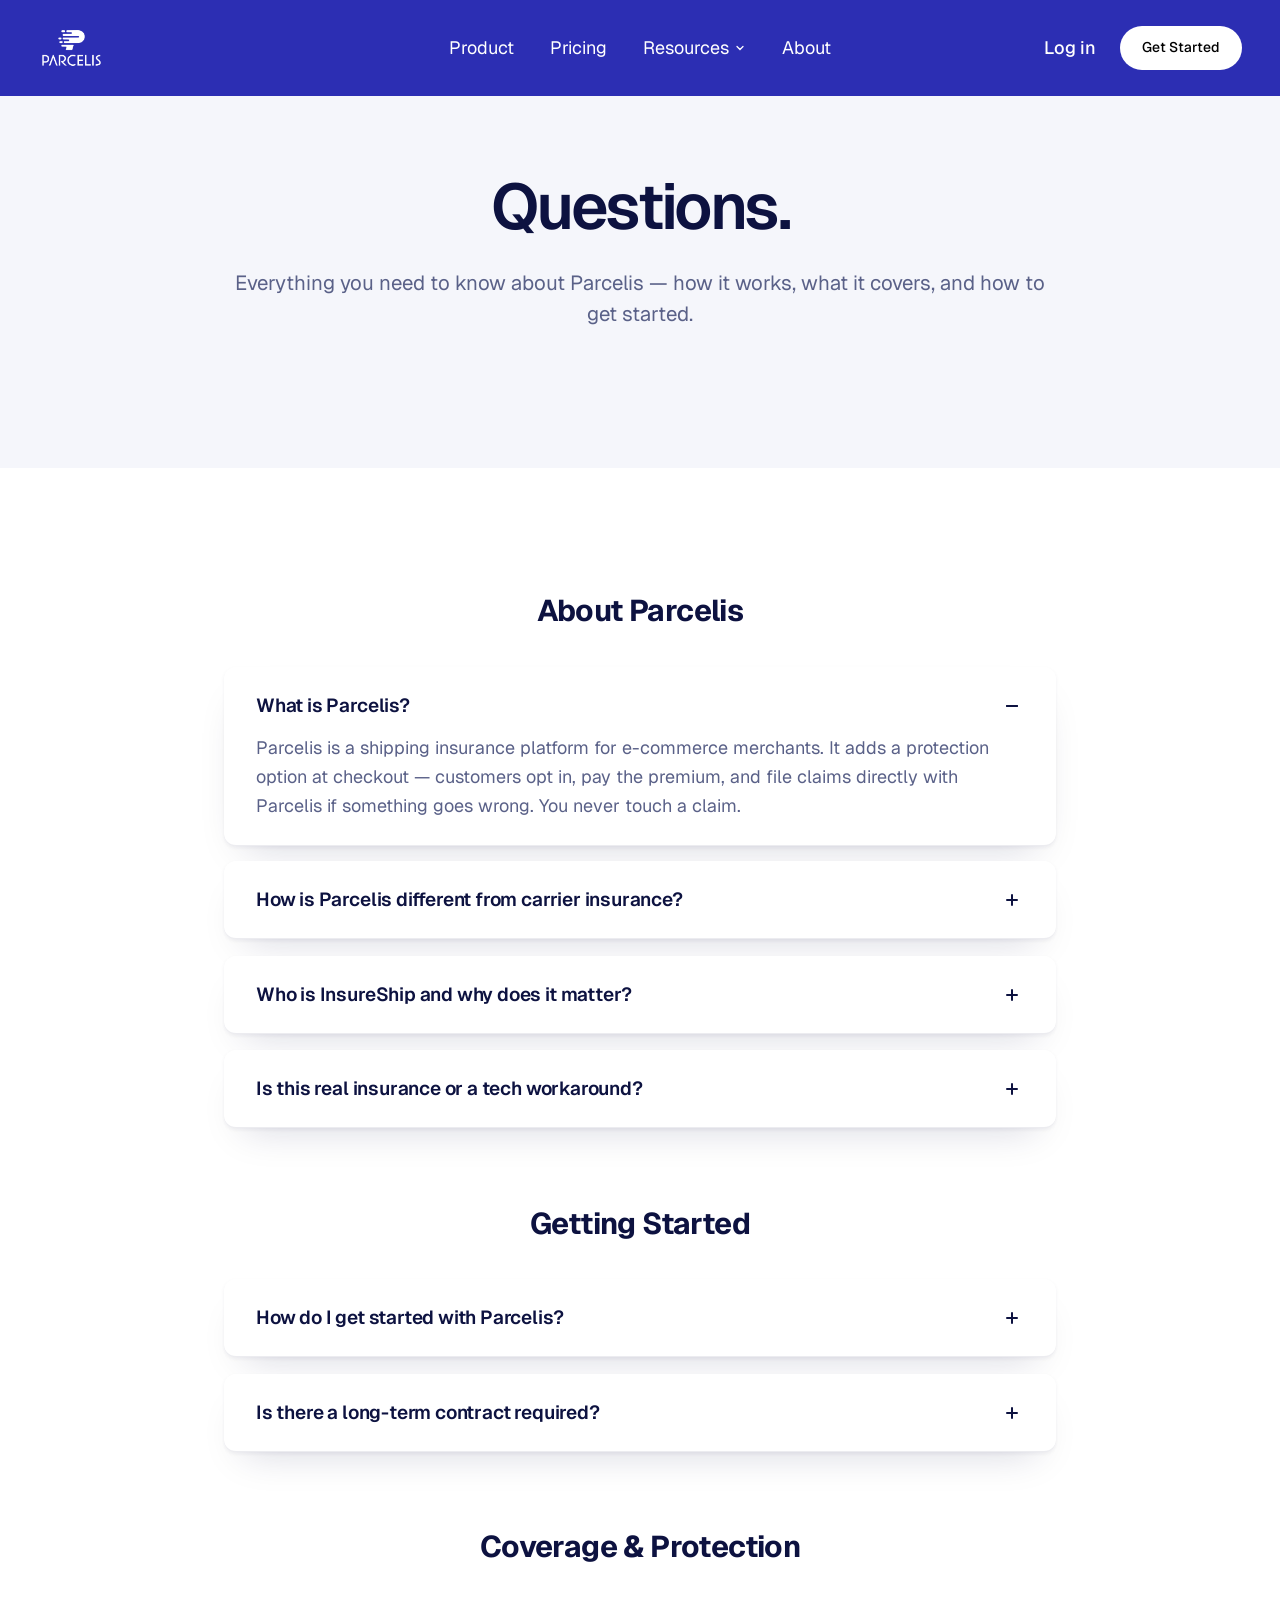
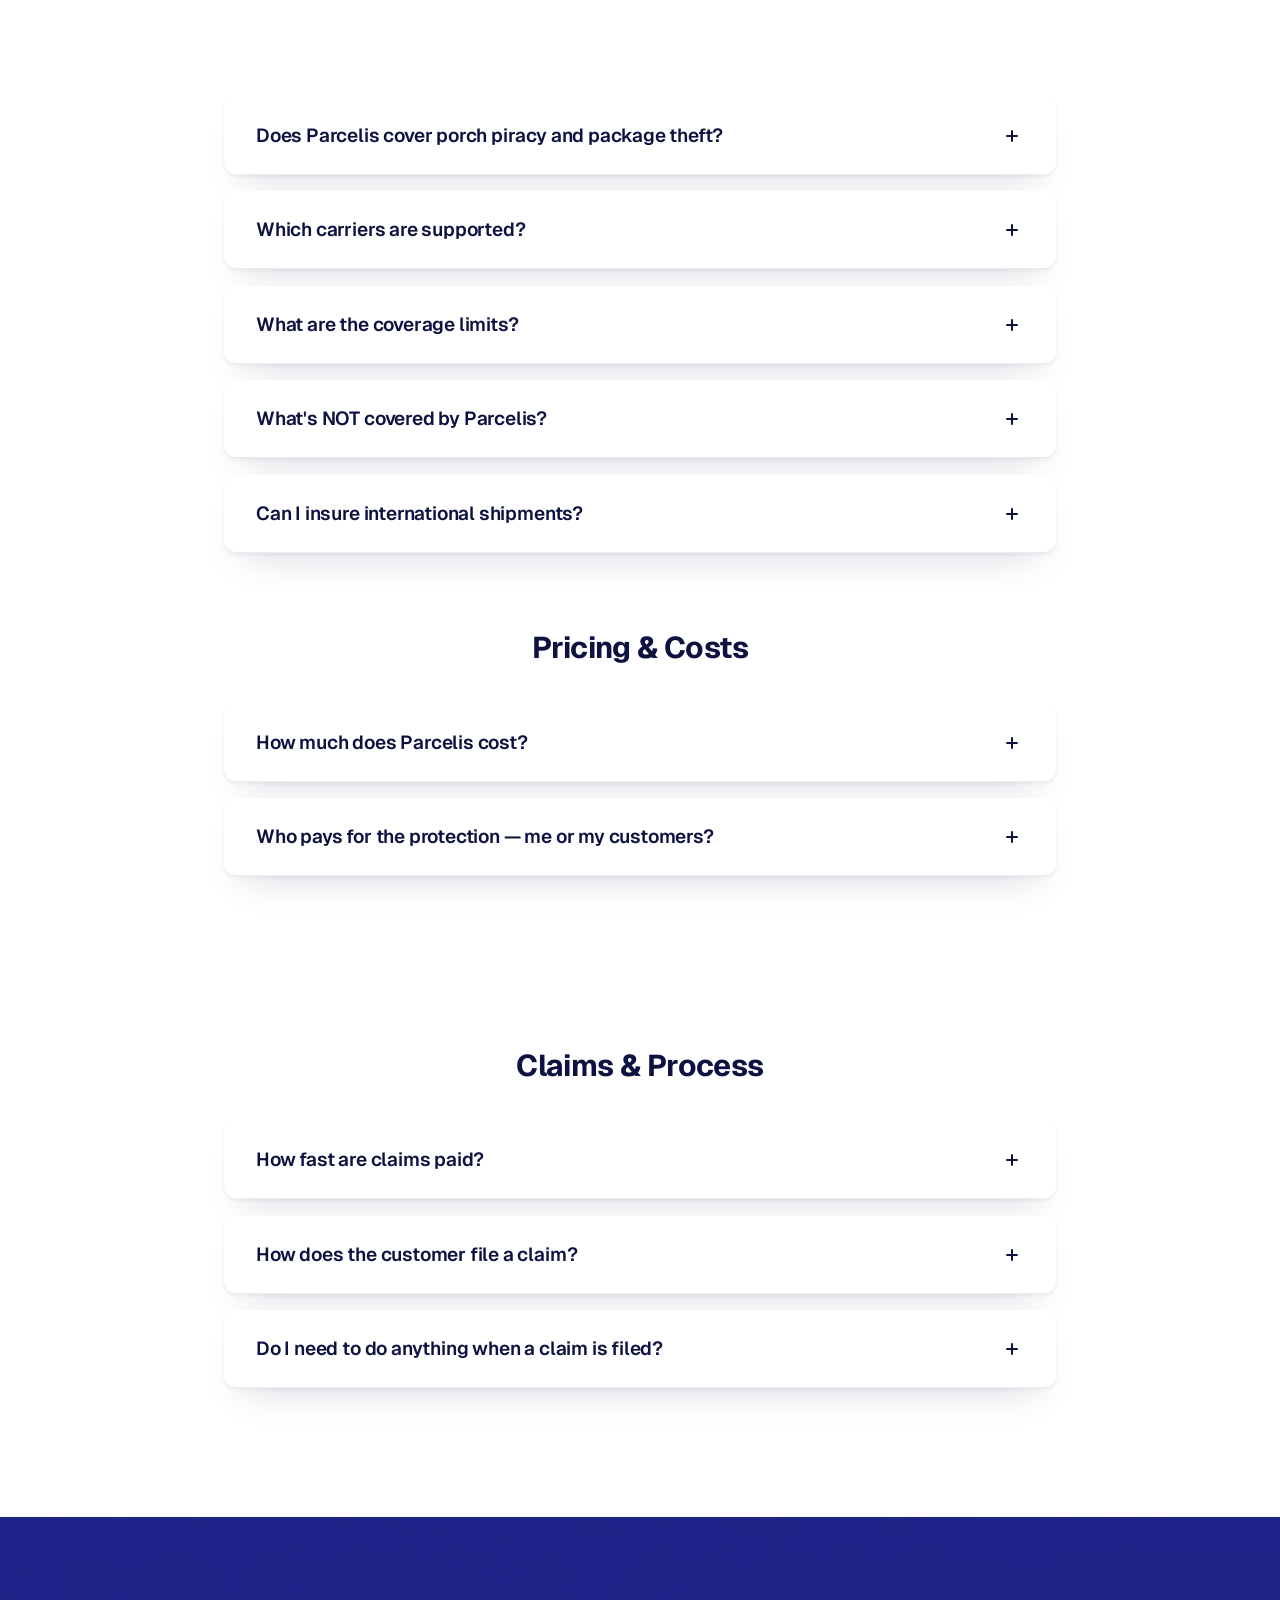
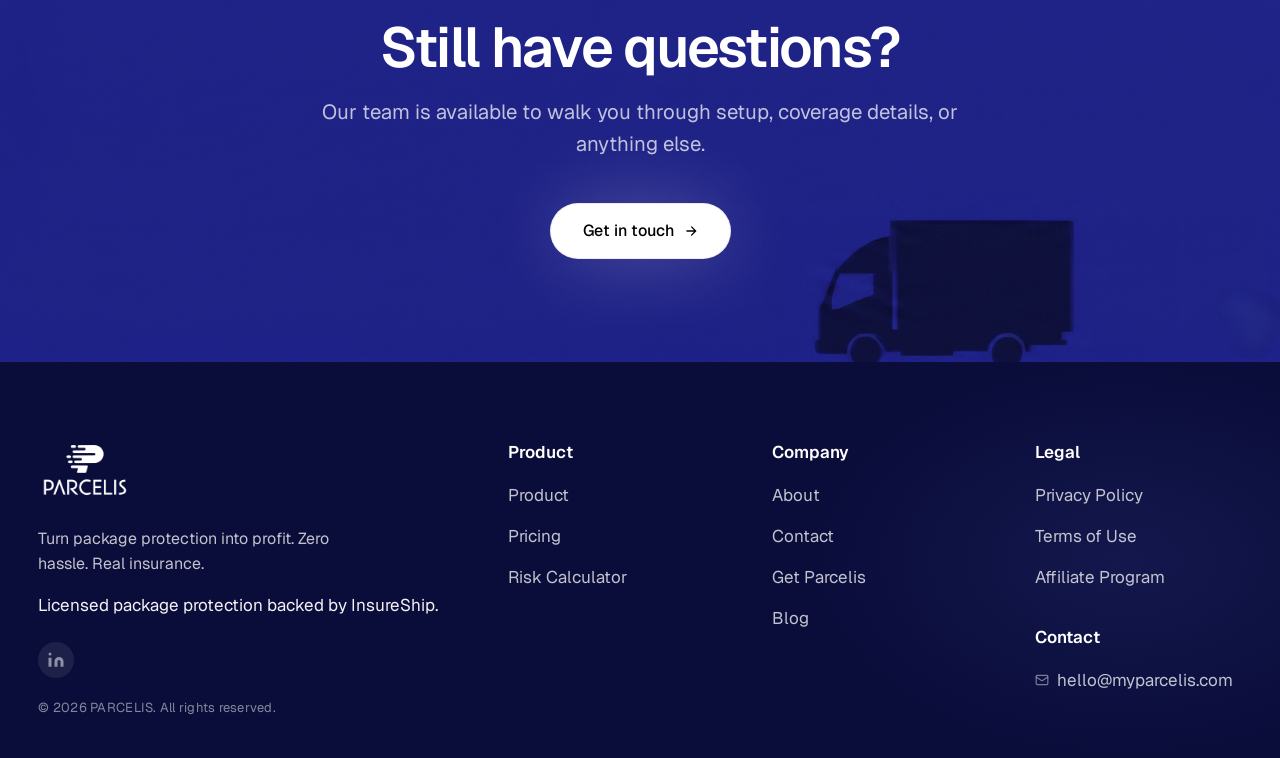
<file: faq.html>
<!DOCTYPE html>
<html lang="en">
<head>
<meta charset="UTF-8" />
<meta name="viewport" content="width=device-width, initial-scale=1.0" />
<title>FAQ — Parcelis</title>
<link rel="preconnect" href="https://fonts.googleapis.com" />
<link rel="preconnect" href="https://fonts.gstatic.com" crossorigin />
<link href="https://fonts.googleapis.com/css2?family=Geist:wght@400;500;600;700&family=Geist+Mono:wght@400;500&display=swap" rel="stylesheet" />
<link rel="stylesheet" href="styles.css?v=104" />
<!-- BEGIN PLERDY CODE -->
<script type="text/javascript" data-plerdy_code='1'>
    var _protocol="https:"==document.location.protocol?"https://":"http://";
    _site_hash_code = "8f93c0df6291d58962df1dd53c977215",_suid=76657, plerdyScript=document.createElement("script");
    plerdyScript.setAttribute("defer",""),plerdyScript.dataset.plerdymainscript="plerdymainscript",
    plerdyScript.src="https://a.plerdy.com/public/js/click/main.js?v="+Math.random();
    var plerdymainscript=document.querySelector("[data-plerdymainscript='plerdymainscript']");
    plerdymainscript&&plerdymainscript.parentNode.removeChild(plerdymainscript);
    try{document.head.appendChild(plerdyScript)}catch(t){console.log(t,"unable add script tag")}
</script>
<!-- END PLERDY CODE -->
<style>
  .faq-page-body {
    padding: clamp(64px, 7vw, 112px) 0 clamp(96px, 10vw, 140px);
  }
  .faq-group {
    margin-bottom: 72px;
  }
  .faq-group:last-child {
    margin-bottom: 0;
  }
  .faq-group-label {
    font-size: clamp(22px, 2.6vw, 30px);
    font-weight: 700;
    letter-spacing: -0.02em;
    color: var(--ink);
    text-align: center;
    margin-bottom: 32px;
  }
</style>
</head>
<body>

<!-- =================== NAV =================== -->
<header class="nav nav-v2">
  <div class="wrap nav-inner">
    <a class="brand" href="index.html" aria-label="Parcelis home">
      <img class="brand-logo" src="assets/Logo.png" alt="Parcelis" />
    </a>
    <nav class="nav-links" aria-label="Primary">
      <a href="how-it-works.html">Product</a>
      <a href="pricing.html">Pricing</a>
      <div class="nav-dropdown-wrap">
        <a href="resources.html" class="nav-dropdown-trigger">Resources <svg class="nav-chevron" width="12" height="12" viewBox="0 0 24 24" fill="none" stroke="currentColor" stroke-width="2.5" stroke-linecap="round"><polyline points="6 9 12 15 18 9"/></svg></a>
        <div class="nav-dropdown-menu">
          <a href="resources.html">Blog</a>
          <div class="dd-divider"></div>
          <a href="faq.html">FAQ</a>
          <a href="roi-calculator.html">Self-Insurance Risk</a>
        </div>
      </div>
      <a href="about.html">About</a>
    </nav>
    <div class="nav-cta">
      <a class="btn btn-link btn-sm" href="#">Log in</a>
      <a class="btn btn-primary btn-sm" href="#">Get Started</a>
    </div>
  </div>
</header>

<main>

<!-- =================== HERO =================== -->
<section class="page-hero-v2 page-hero-short page-hero-plain">
  <div class="wrap">
    <h1>Questions.</h1>
    <p class="sub">Everything you need to know about Parcelis — how it works, what it covers, and how to get started.</p>
  </div>
</section>

<!-- =================== FAQ BODY =================== -->
<section class="faq-page-body">
  <div class="wrap">

    <!-- About Parcelis -->
    <div class="faq-group">
      <div class="faq-group-label">About Parcelis</div>
      <div class="faq-list">
        <details class="faq-item reveal" data-delay="1" open>
          <summary>What is Parcelis?<span class="faq-x"></span></summary>
          <div class="faq-ans">Parcelis is a shipping insurance platform for e-commerce merchants. It adds a protection option at checkout — customers opt in, pay the premium, and file claims directly with Parcelis if something goes wrong. You never touch a claim.</div>
        </details>
        <details class="faq-item reveal" data-delay="2">
          <summary>How is Parcelis different from carrier insurance?<span class="faq-x"></span></summary>
          <div class="faq-ans">Carrier insurance requires you to file the claim and wait 30–60 days. Parcelis puts the customer in control — they file directly through our portal, professional adjusters handle the review, and claims close in 5–7 days. No merchant involvement, no chasing carriers.</div>
        </details>
        <details class="faq-item reveal" data-delay="3">
          <summary>Who is InsureShip and why does it matter?<span class="faq-x"></span></summary>
          <div class="faq-ans">InsureShip is the licensed insurance carrier behind Parcelis. They hold the DOI licenses across all operating states. That means Parcelis protection is real, regulated insurance — underwritten and compliant — not a store credit policy or tech workaround.</div>
        </details>
        <details class="faq-item reveal" data-delay="4">
          <summary>Is this real insurance or a tech workaround?<span class="faq-x"></span></summary>
          <div class="faq-ans">Real insurance. Parcelis is powered by InsureShip and licensed in all operating states. Full DOI oversight, not a tech workaround.</div>
        </details>
      </div>
    </div>

    <!-- Getting Started -->
    <div class="faq-group">
      <div class="faq-group-label">Getting Started</div>
      <div class="faq-list">
        <details class="faq-item reveal" data-delay="1">
          <summary>How do I get started with Parcelis?<span class="faq-x"></span></summary>
          <div class="faq-ans">One-click install from the Shopify App Store. Plugins also available for WooCommerce, BigCommerce, Magento, and NEXT Commerce. A custom API is available for headless and bespoke storefronts. Protection appears at checkout automatically after install — no configuration required.</div>
        </details>
        <details class="faq-item reveal" data-delay="2">
          <summary>Is there a long-term contract required?<span class="faq-x"></span></summary>
          <div class="faq-ans">No. Parcelis is month-to-month with no lock-in. No setup fees, no minimums, no cancellation penalties.</div>
        </details>
      </div>
    </div>

    <!-- Coverage & Protection -->
    <div class="faq-group">
      <div class="faq-group-label">Coverage &amp; Protection</div>
      <div class="faq-list">
        <details class="faq-item reveal" data-delay="1">
          <summary>What does Parcelis coverage include?<span class="faq-x"></span></summary>
          <div class="faq-ans">Lost packages during transit, damaged items in shipping, and stolen packages — including porch piracy. Coverage applies across all major domestic and international carriers with no geographic limitations.</div>
        </details>
        <details class="faq-item reveal" data-delay="2">
          <summary>Does Parcelis cover porch piracy and package theft?<span class="faq-x"></span></summary>
          <div class="faq-ans">Yes. Packages marked as delivered but subsequently stolen are covered. The customer files a claim through the Parcelis portal the same way as any other loss — no police report required in most cases.</div>
        </details>
        <details class="faq-item reveal" data-delay="3">
          <summary>Which carriers are supported?<span class="faq-x"></span></summary>
          <div class="faq-ans">All major carriers — USPS, UPS, FedEx, DHL — plus regional and international carriers. Coverage is detected automatically at checkout based on the shipping method selected.</div>
        </details>
        <details class="faq-item reveal" data-delay="4">
          <summary>What are the coverage limits?<span class="faq-x"></span></summary>
          <div class="faq-ans">Up to $2,500 per box and $25,000 per shipment. For orders above these limits, contact us about enterprise coverage options.</div>
        </details>
        <details class="faq-item reveal" data-delay="5">
          <summary>What's NOT covered by Parcelis?<span class="faq-x"></span></summary>
          <div class="faq-ans">Standard exclusions include: buyer's remorse and returns, prohibited or restricted items, incorrect address provided by the customer, and packages with falsely declared value. Full exclusions list is included in the policy documentation.</div>
        </details>
        <details class="faq-item reveal" data-delay="6">
          <summary>Can I insure international shipments?<span class="faq-x"></span></summary>
          <div class="faq-ans">Yes. Parcelis covers international orders with no geographic limitations. Coverage is applied automatically at checkout when an international shipping method is selected.</div>
        </details>
      </div>
    </div>

    <!-- Pricing & Costs -->
    <div class="faq-group">
      <div class="faq-group-label">Pricing &amp; Costs</div>
      <div class="faq-list">
        <details class="faq-item reveal" data-delay="1">
          <summary>How much does Parcelis cost?<span class="faq-x"></span></summary>
          <div class="faq-ans">Free to install. No setup fee, no monthly minimum. Customers pay the protection premium at checkout — you keep a share on every protected order.</div>
        </details>
        <details class="faq-item reveal" data-delay="2">
          <summary>Who pays for the protection — me or my customers?<span class="faq-x"></span></summary>
          <div class="faq-ans">The customer pays the protection premium at checkout when they opt in. Merchants pay nothing. You earn a revenue share on every protected order placed.</div>
        </details>
        <details class="faq-item reveal" data-delay="3">
          <summary>Are there any setup fees or monthly minimums?<span class="faq-x"></span></summary>
          <div class="faq-ans">No. There are no setup fees, no monthly minimums, and no hidden charges. Parcelis is entirely free to install and operate — your only costs are zero.</div>
        </details>
      </div>
    </div>

    <!-- Claims -->
    <div class="faq-group">
      <div class="faq-group-label">Claims &amp; Process</div>
      <div class="faq-list">
        <details class="faq-item reveal" data-delay="1">
          <summary>How fast are claims paid?<span class="faq-x"></span></summary>
          <div class="faq-ans">5–7 business days on average. Claims are filed directly by the customer through the Parcelis portal and handled by professional adjusters end-to-end.</div>
        </details>
        <details class="faq-item reveal" data-delay="2">
          <summary>How does the customer file a claim?<span class="faq-x"></span></summary>
          <div class="faq-ans">Through a branded claims portal hosted by Parcelis. It takes under 2 minutes to submit. Carrier data is pulled automatically — customers don't need to chase documentation. No merchant involvement required.</div>
        </details>
        <details class="faq-item reveal" data-delay="3">
          <summary>Do I need to do anything when a claim is filed?<span class="faq-x"></span></summary>
          <div class="faq-ans">No. Customers file directly through our portal. Parcelis handles resolution end-to-end — you get a notification when it's closed.</div>
        </details>
      </div>
    </div>

  </div>
</section>

<!-- =================== CTA =================== -->
<section class="cta-big">
  <div class="wrap">
    <h2>Still have questions?</h2>
    <p class="sub">Our team is available to walk you through setup, coverage details, or anything else.</p>
    <a class="pill" href="contact.html">Get in touch <svg width="14" height="14" viewBox="0 0 24 24" fill="none" stroke="currentColor" stroke-width="2.2" stroke-linecap="round"><path d="M5 12h14M13 5l7 7-7 7"/></svg></a>
  </div>
</section>

</main>

<!-- =================== FOOTER =================== -->
<footer class="footer-v2">
  <div class="wrap">
    <div class="footer-card">
      <div>
        <a class="brand" href="index.html">
          <img class="brand-logo" src="assets/Logo.png" alt="Parcelis" />
        </a>
        <p class="blurb">Turn package protection into profit. Zero hassle. Real insurance.</p>
        <p class="trust-strip">Licensed package protection backed by InsureShip.</p>
        <div class="footer-social">
          <a href="#" class="footer-social-link" aria-label="LinkedIn">
            <svg width="18" height="18" viewBox="0 0 24 24" fill="currentColor"><path d="M16 8a6 6 0 0 1 6 6v7h-4v-7a2 2 0 0 0-2-2 2 2 0 0 0-2 2v7h-4v-7a6 6 0 0 1 6-6zM2 9h4v12H2z"/><circle cx="4" cy="4" r="2"/></svg>
          </a>
        </div>
        <p class="footer-copyright">© 2026 PARCELIS. All rights reserved.</p>
      </div>
      <div>
        <h3>Product</h3>
        <ul>
          <li><a href="how-it-works.html">Product</a></li>
          <li><a href="pricing.html">Pricing</a></li>
          <li><a href="roi-calculator.html">Risk Calculator</a></li>
        </ul>
      </div>
      <div>
        <h3>Company</h3>
        <ul>
          <li><a href="about.html">About</a></li>
          <li><a href="contact.html">Contact</a></li>
          <li><a href="#">Get Parcelis</a></li>
          <li><a href="resources.html">Blog</a></li>
        </ul>
      </div>
      <div>
        <h3>Legal</h3>
        <ul>
          <li><a href="#">Privacy Policy</a></li>
          <li><a href="#">Terms of Use</a></li>
          <li><a href="#">Affiliate Program</a></li>
        </ul>
        <h3 style="margin-top: 36px;">Contact</h3>
        <ul>
          <li>
            <a href="mailto:hello@myparcelis.com" class="footer-email-link">
              <svg width="14" height="14" viewBox="0 0 24 24" fill="none" stroke="currentColor" stroke-width="2" stroke-linecap="round"><rect x="2" y="4" width="20" height="16" rx="2"/><path d="m22 7-8.97 5.7a1.94 1.94 0 0 1-2.06 0L2 7"/></svg>
              hello@myparcelis.com
            </a>
          </li>
        </ul>
      </div>
    </div>
  </div>
</footer>

<script src="script.js?v=23"></script>
<script src="tweaks.js?v=3"></script>
</body>
</html>
</file>
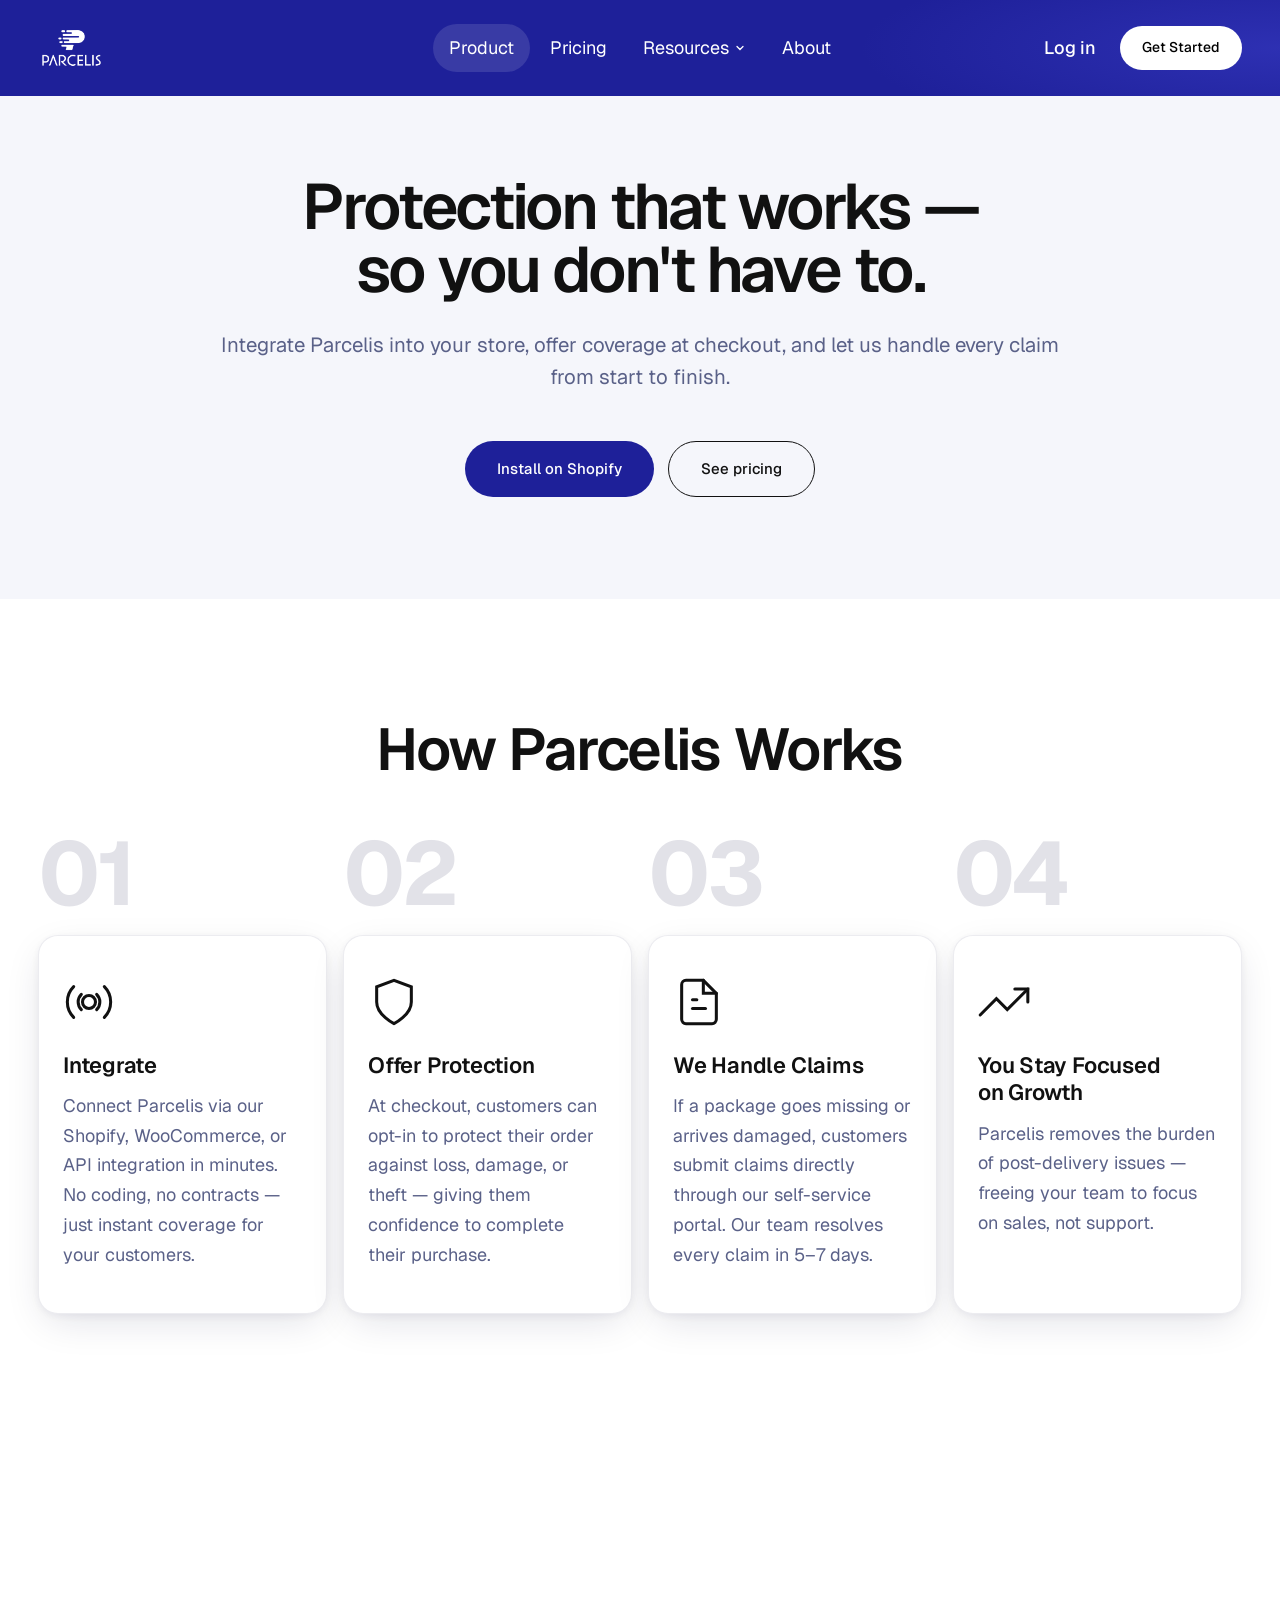
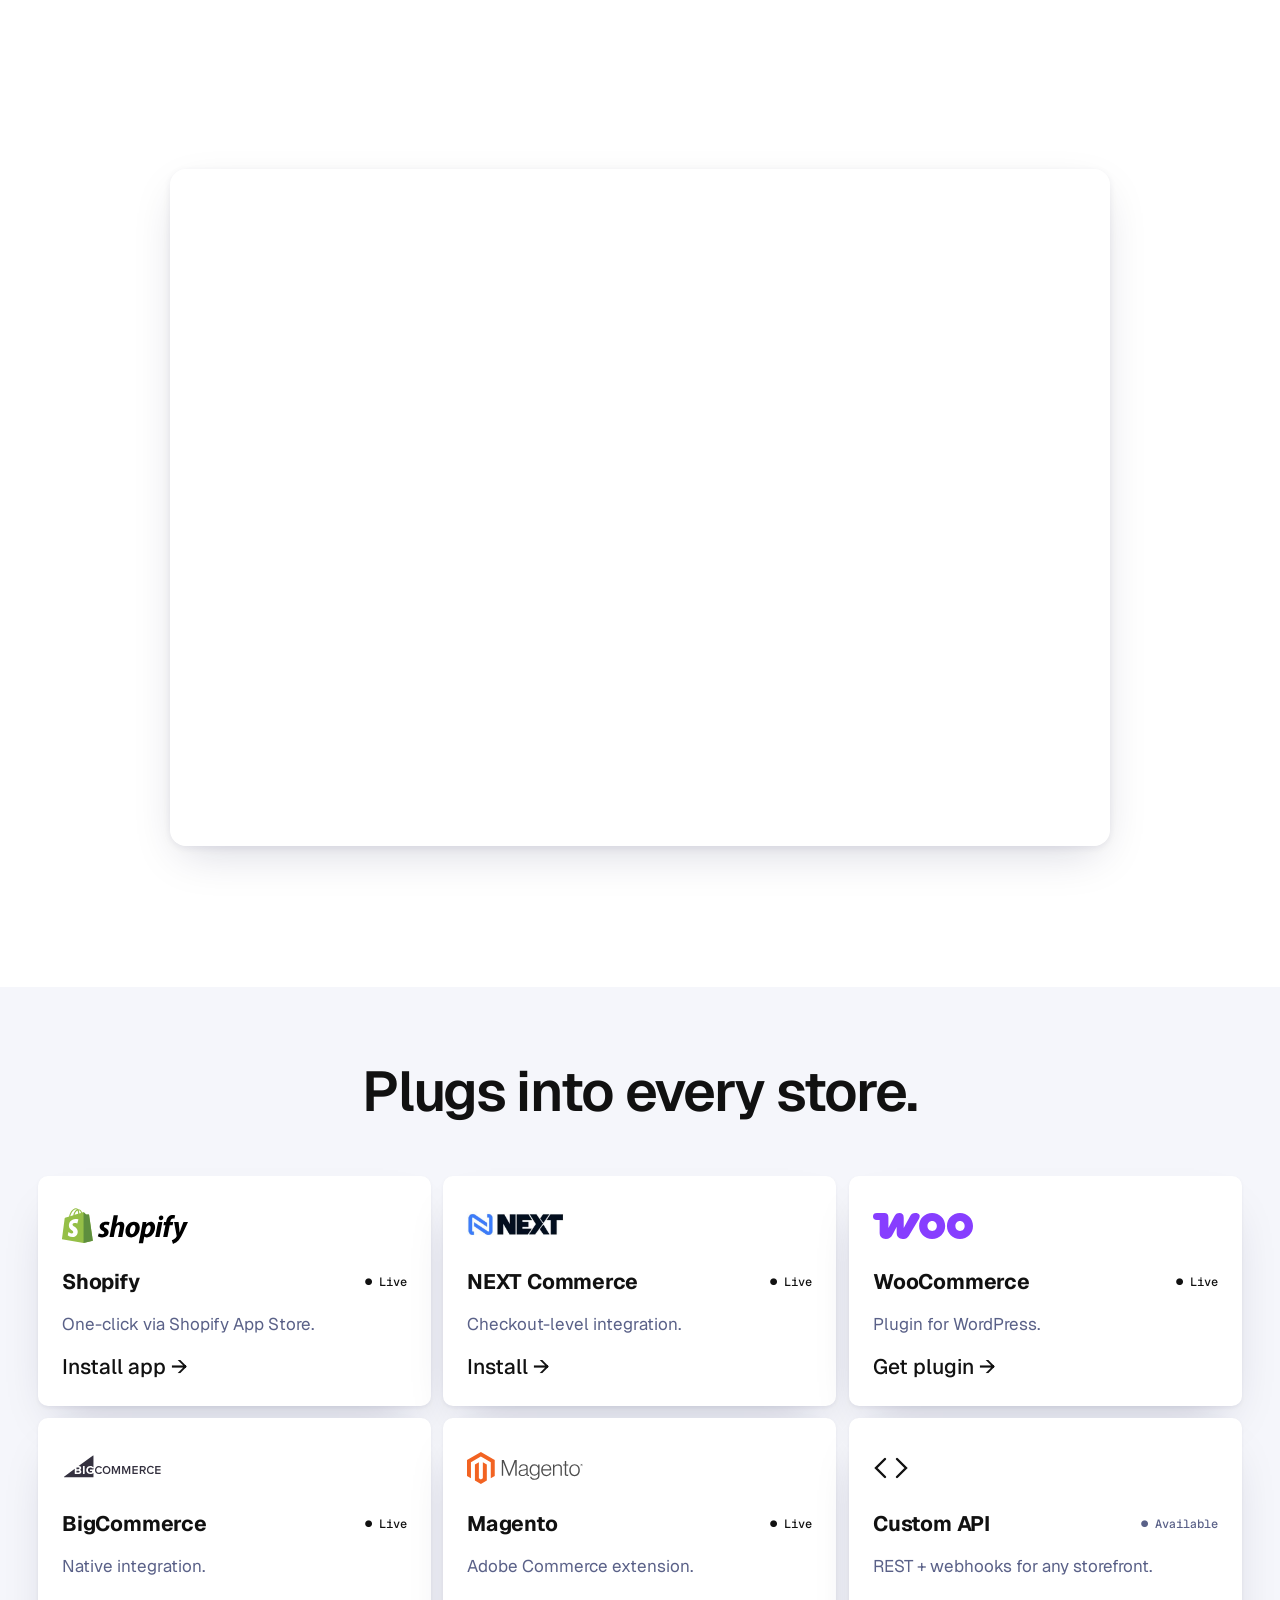
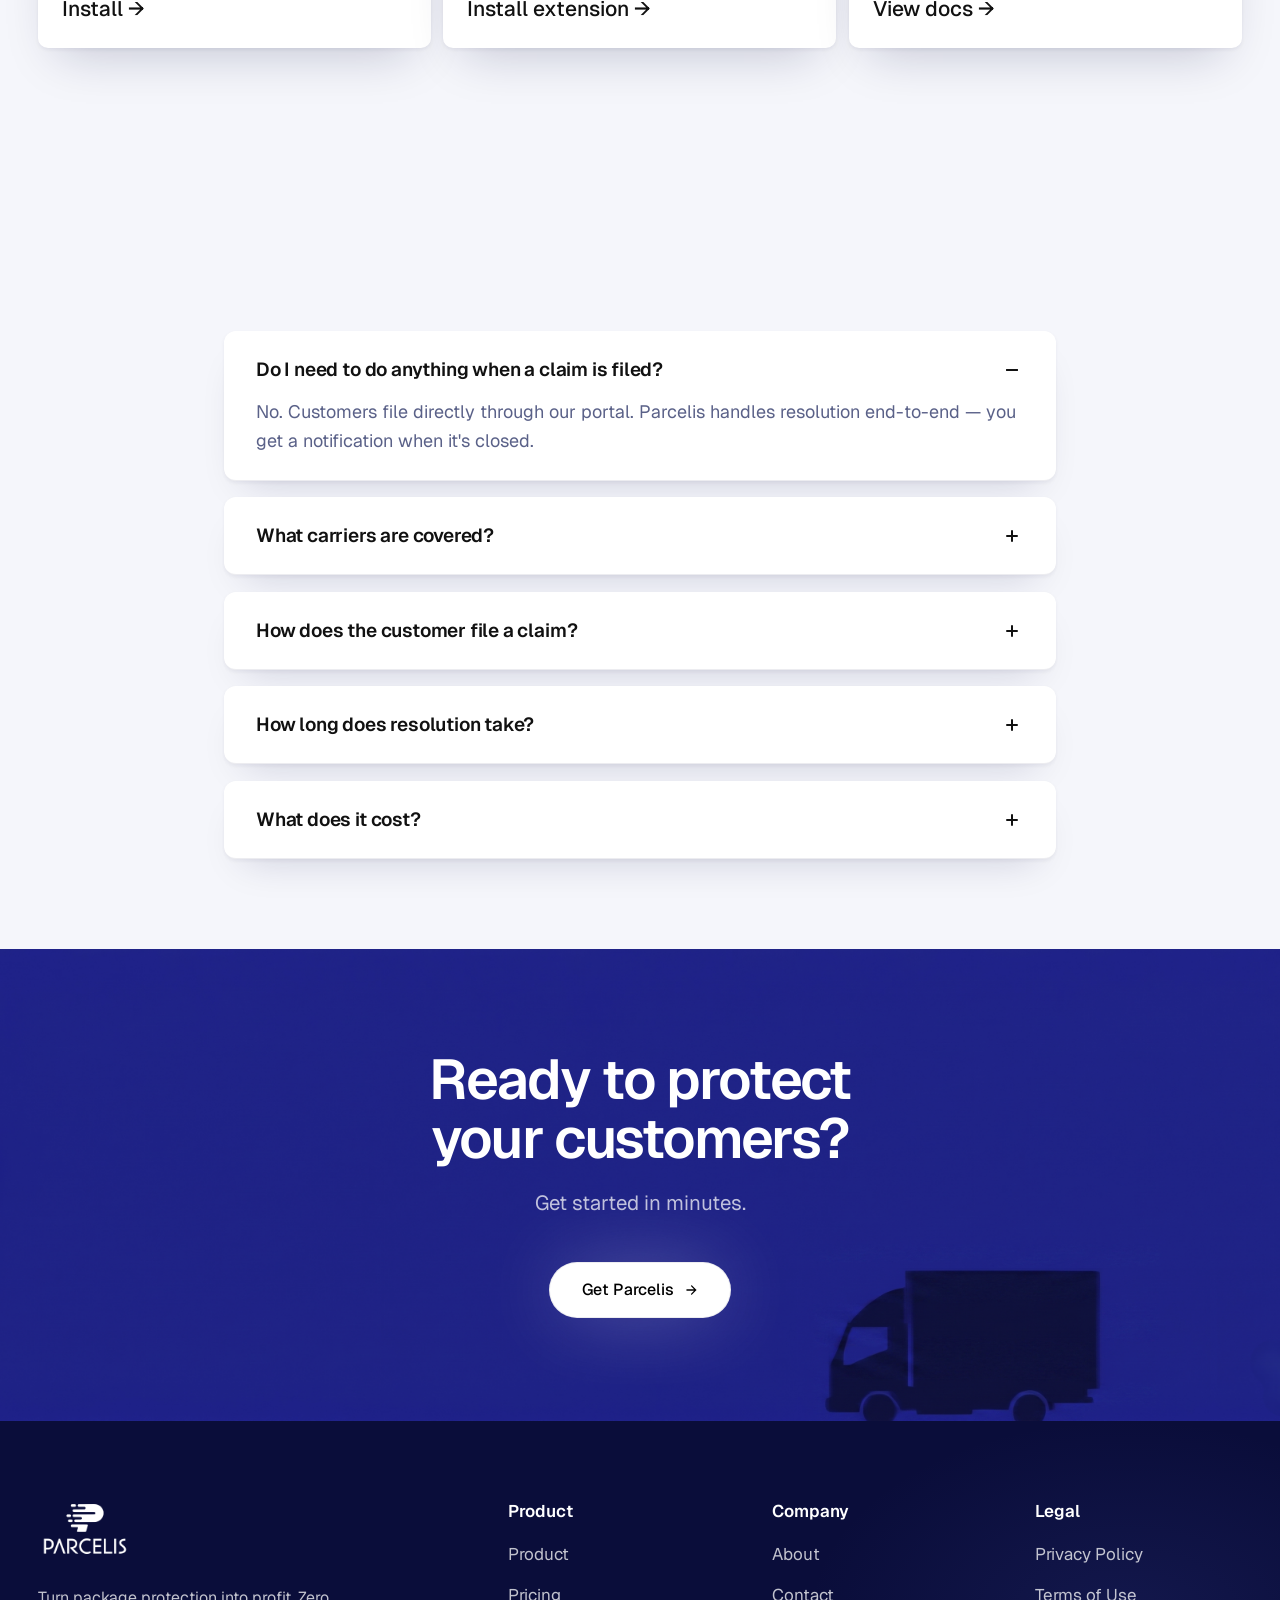
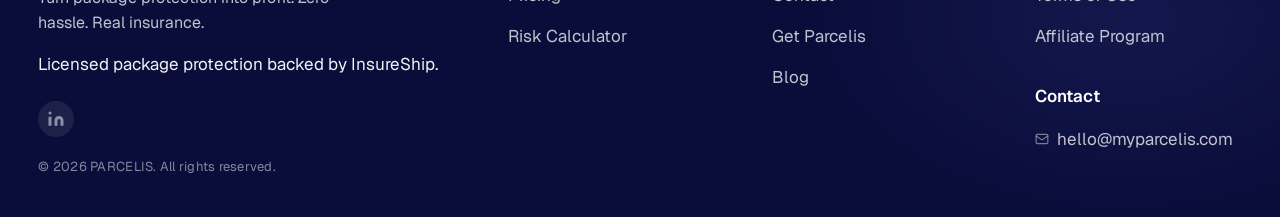
<file: how-it-works.html>
<!DOCTYPE html>
<html lang="en">
<head>
<meta charset="UTF-8" />
<meta name="viewport" content="width=device-width, initial-scale=1.0" />
<title>How it works — Parcelis</title>
<link rel="preconnect" href="https://fonts.googleapis.com" />
<link rel="preconnect" href="https://fonts.gstatic.com" crossorigin />
<link href="https://fonts.googleapis.com/css2?family=Geist:wght@400;500;600;700&family=Geist+Mono:wght@400;500&display=swap" rel="stylesheet" />
<link rel="stylesheet" href="styles.css?v=104" />
<style>
/* ===== PRODUCT PAGE ANIMATIONS ===== */

/* Hero stagger */
.hiw-hero h1 { opacity: 0; transform: translateY(28px); animation: hiw-fade-up 0.7s cubic-bezier(.22,1,.36,1) 0.1s forwards; }
.hiw-hero .sub { opacity: 0; transform: translateY(22px); animation: hiw-fade-up 0.7s cubic-bezier(.22,1,.36,1) 0.28s forwards; }
.hiw-hero .hero-cta { opacity: 0; transform: translateY(18px); animation: hiw-fade-up 0.65s cubic-bezier(.22,1,.36,1) 0.44s forwards; }
@keyframes hiw-fade-up {
  to { opacity: 1; transform: translateY(0); }
}

/* Step icons float */
@keyframes hiw-float {
  0%, 100% { transform: translateY(0); }
  50% { transform: translateY(-6px); }
}
.hiw-step-card:hover .hiw-step-ic { animation: hiw-float 2s ease-in-out infinite; }

/* Step card hover lift */
.hiw-step-card {
  transition: transform 0.22s ease, box-shadow 0.22s ease;
}
.hiw-step-card:hover {
  transform: translateY(-4px);
  box-shadow: 0 16px 48px -8px rgba(44,46,179,0.18);
}

/* Step number count-up shimmer */
.hiw-step-num-lg {
  transition: color 0.2s ease;
}
.hiw-step-outer:hover .hiw-step-num-lg {
  color: var(--navy-700);
}

/* Integration card hover */
.ic-card {
  transition: transform 0.2s ease, box-shadow 0.2s ease;
}
.ic-card:hover {
  transform: translateY(-4px);
  box-shadow: 0 12px 36px -6px rgba(44,46,179,0.14);
}

/* Live badge pulse */
@keyframes hiw-pulse {
  0%, 100% { opacity: 1; }
  50% { opacity: 0.45; }
}
.ic-live::before {
  display: inline-block;
  animation: hiw-pulse 2s ease-in-out infinite;
}

/* FAQ item reveal */
.faq-item { transition: background 0.15s ease; }
</style>
<!-- BEGIN PLERDY CODE -->
<script type="text/javascript" data-plerdy_code='1'>
    var _protocol="https:"==document.location.protocol?"https://":"http://";
    _site_hash_code = "8f93c0df6291d58962df1dd53c977215",_suid=76657, plerdyScript=document.createElement("script");
    plerdyScript.setAttribute("defer",""),plerdyScript.dataset.plerdymainscript="plerdymainscript",
    plerdyScript.src="https://a.plerdy.com/public/js/click/main.js?v="+Math.random();
    var plerdymainscript=document.querySelector("[data-plerdymainscript='plerdymainscript']");
    plerdymainscript&&plerdymainscript.parentNode.removeChild(plerdymainscript);
    try{document.head.appendChild(plerdyScript)}catch(t){console.log(t,"unable add script tag")}
</script>
<!-- END PLERDY CODE -->
</head>
<body>

<!-- =================== NAV =================== -->
<header class="nav nav-v2 nav-opaque">
  <div class="wrap nav-inner">
    <a class="brand" href="index.html" aria-label="Parcelis home">
      <img class="brand-logo" src="assets/Logo.png" alt="Parcelis" />
    </a>
    <nav class="nav-links" aria-label="Primary">
      <a href="how-it-works.html" class="active">Product</a>
      <a href="pricing.html">Pricing</a>
      <div class="nav-dropdown-wrap">
        <a href="resources.html" class="nav-dropdown-trigger">Resources <svg class="nav-chevron" width="12" height="12" viewBox="0 0 24 24" fill="none" stroke="currentColor" stroke-width="2.5" stroke-linecap="round"><polyline points="6 9 12 15 18 9"/></svg></a>
        <div class="nav-dropdown-menu">
          <a href="resources.html">Blog</a>
          <div class="dd-divider"></div>
          <a href="faq.html">FAQ</a>
          <a href="roi-calculator.html">Self-Insurance Risk</a>
        </div>
      </div>
      <a href="about.html">About</a>
    </nav>
    <div class="nav-cta">
      <a class="btn btn-link btn-sm" href="#">Log in</a>
      <a class="btn btn-primary btn-sm" href="#">Get Started</a>
    </div>
  </div>
</header>

<!-- =================== HERO =================== -->
<section class="page-hero-v2 page-hero-plain page-hero-short hiw-hero">
  <div class="wrap">
    <h1>Protection that works —<br/>so you don't have to.</h1>
    <p class="sub">Integrate Parcelis into your store, offer coverage at checkout, and let us handle every claim from start to finish.</p>
    <div class="hero-cta" style="display:flex;justify-content:center;gap:14px;margin-top:48px;">
      <a class="btn btn-primary" href="#" style="height:56px;padding:0 32px;">Install on Shopify</a>
      <a class="btn btn-primary" href="pricing.html" style="background:transparent;color:var(--ink);border:1.5px solid var(--ink);height:56px;padding:0 32px;">See pricing</a>
    </div>
  </div>
</section>

<!-- =================== STEP CARDS (dark, extends hero) =================== -->
<section class="hiw-steps-dark">
  <div class="wrap">
    <div class="hiw-steps-dark-head reveal">
      <h2>How Parcelis Works</h2>
    </div>
    <div class="hiw-steps-grid">
      <div class="hiw-step-outer reveal" data-delay="1">
        <div class="hiw-step-num-lg">01</div>
        <div class="hiw-step-card">
          <div class="hiw-step-ic">
            <svg width="52" height="52" viewBox="0 0 24 24" fill="none" stroke="currentColor" stroke-width="1.4" stroke-linecap="round"><circle cx="12" cy="12" r="3"/><path d="M19.07 4.93a10 10 0 0 1 0 14.14M4.93 4.93a10 10 0 0 0 0 14.14"/><path d="M15.54 8.46a5 5 0 0 1 0 7.07M8.46 8.46a5 5 0 0 0 0 7.07"/></svg>
          </div>
          <h3>Integrate</h3>
          <p>Connect Parcelis via our Shopify, WooCommerce, or API integration in minutes. No coding, no contracts — just instant coverage for your customers.</p>
        </div>
      </div>
      <div class="hiw-step-outer reveal" data-delay="2">
        <div class="hiw-step-num-lg">02</div>
        <div class="hiw-step-card">
          <div class="hiw-step-ic">
            <svg width="52" height="52" viewBox="0 0 24 24" fill="none" stroke="currentColor" stroke-width="1.4" stroke-linecap="round"><path d="M12 22s8-4 8-10V5l-8-3-8 3v7c0 6 8 10 8 10Z"/></svg>
          </div>
          <h3>Offer Protection</h3>
          <p>At checkout, customers can opt-in to protect their order against loss, damage, or theft — giving them confidence to complete their purchase.</p>
        </div>
      </div>
      <div class="hiw-step-outer reveal" data-delay="3">
        <div class="hiw-step-num-lg">03</div>
        <div class="hiw-step-card">
          <div class="hiw-step-ic">
            <svg width="52" height="52" viewBox="0 0 24 24" fill="none" stroke="currentColor" stroke-width="1.4" stroke-linecap="round"><path d="M14 2H6a2 2 0 0 0-2 2v16a2 2 0 0 0 2 2h12a2 2 0 0 0 2-2V8z"/><polyline points="14 2 14 8 20 8"/><line x1="9" y1="15" x2="15" y2="15"/><line x1="9" y1="11" x2="11" y2="11"/></svg>
          </div>
          <h3>We Handle Claims</h3>
          <p>If a package goes missing or arrives damaged, customers submit claims directly through our self-service portal. Our team resolves every claim in 5–7 days.</p>
        </div>
      </div>
      <div class="hiw-step-outer reveal" data-delay="4">
        <div class="hiw-step-num-lg">04</div>
        <div class="hiw-step-card">
          <div class="hiw-step-ic">
            <svg width="52" height="52" viewBox="0 0 24 24" fill="none" stroke="currentColor" stroke-width="1.4" stroke-linecap="round"><polyline points="23 6 13.5 15.5 8.5 10.5 1 18"/><polyline points="17 6 23 6 23 12"/></svg>
          </div>
          <h3>You Stay Focused on Growth</h3>
          <p>Parcelis removes the burden of post-delivery issues — freeing your team to focus on sales, not support.</p>
        </div>
      </div>
    </div>
  </div>
</section>

<!-- =================== VIDEO SECTION =================== -->
<section class="hiw-video-section">
  <div class="wrap">
    <div class="hiw-video-head reveal">
      <h2>See Parcelis in action.</h2>
      <p>From install to first payout — shipping protection that runs itself.</p>
    </div>
    <div class="hiw-video-wrap reveal" data-delay="1">
      <iframe src="https://www.youtube.com/embed/TkN1HsoIGhc" title="Parcelis — How it works" frameborder="0" allow="accelerometer; autoplay; clipboard-write; encrypted-media; gyroscope; picture-in-picture; web-share" referrerpolicy="strict-origin-when-cross-origin" allowfullscreen></iframe>
    </div>
  </div>
</section>

<!-- =================== INTEGRATIONS =================== -->
<section class="integrations-compact" id="integrations">
  <div class="wrap">
    <div class="ic-head reveal">
      <h2>Plugs into every store.</h2>
    </div>
    <div class="ic-grid">
      <div class="ic-card reveal" data-delay="1">
        <div class="ic-logo-box"><img src="assets/Shopify.svg" alt="Shopify" class="ic-logo"></div>
        <div class="ic-name-row">
          <span class="ic-title">Shopify</span>
          <span class="ic-live">● Live</span>
        </div>
        <p>One-click via Shopify App Store.</p>
        <a class="ic-link" href="#">Install app →</a>
      </div>
      <div class="ic-card reveal" data-delay="2">
        <div class="ic-logo-box"><img src="assets/Next.png" alt="NEXT Commerce" class="ic-logo ic-logo-next"></div>
        <div class="ic-name-row">
          <span class="ic-title">NEXT Commerce</span>
          <span class="ic-live">● Live</span>
        </div>
        <p>Checkout-level integration.</p>
        <a class="ic-link" href="#">Install →</a>
      </div>
      <div class="ic-card reveal" data-delay="3">
        <div class="ic-logo-box"><img src="assets/Woo.svg" alt="WooCommerce" class="ic-logo ic-logo-woo"></div>
        <div class="ic-name-row">
          <span class="ic-title">WooCommerce</span>
          <span class="ic-live">● Live</span>
        </div>
        <p>Plugin for WordPress.</p>
        <a class="ic-link" href="#">Get plugin →</a>
      </div>
      <div class="ic-card reveal" data-delay="4">
        <div class="ic-logo-box"><img src="assets/bigcommerce.svg" alt="BigCommerce" class="ic-logo ic-logo-wide"></div>
        <div class="ic-name-row">
          <span class="ic-title">BigCommerce</span>
          <span class="ic-live">● Live</span>
        </div>
        <p>Native integration.</p>
        <a class="ic-link" href="#">Install →</a>
      </div>
      <div class="ic-card reveal" data-delay="5">
        <div class="ic-logo-box"><img src="assets/magento.svg" alt="Magento" class="ic-logo ic-logo-magento"></div>
        <div class="ic-name-row">
          <span class="ic-title">Magento</span>
          <span class="ic-live">● Live</span>
        </div>
        <p>Adobe Commerce extension.</p>
        <a class="ic-link" href="#">Install extension →</a>
      </div>
      <div class="ic-card reveal" data-delay="6">
        <div class="ic-logo-box"><svg width="36" height="36" viewBox="0 0 24 24" fill="none" stroke="var(--ink)" stroke-width="1.6" stroke-linecap="round"><polyline points="16 18 22 12 16 6"/><polyline points="8 6 2 12 8 18"/></svg></div>
        <div class="ic-name-row">
          <span class="ic-title">Custom API</span>
          <span class="ic-live ic-avail">● Available</span>
        </div>
        <p>REST + webhooks for any storefront.</p>
        <a class="ic-link" href="#">View docs →</a>
      </div>
    </div>
  </div>
</section>

<!-- =================== FAQ =================== -->
<section class="faq-v2" id="faq">
  <div class="wrap">
    <div class="faq-head reveal">
      <h2>Questions.</h2>
    </div>
    <div class="faq-list">
      <details class="faq-item reveal" data-delay="1" open>
        <summary>Do I need to do anything when a claim is filed?<span class="faq-x"></span></summary>
        <div class="faq-ans">No. Customers file directly through our portal. Parcelis handles resolution end-to-end — you get a notification when it's closed.</div>
      </details>
      <details class="faq-item reveal" data-delay="2">
        <summary>What carriers are covered?<span class="faq-x"></span></summary>
        <div class="faq-ans">All major carriers — USPS, UPS, FedEx, DHL — plus regional and international carriers. Coverage is detected automatically at checkout based on the shipping method selected.</div>
      </details>
      <details class="faq-item reveal" data-delay="3">
        <summary>How does the customer file a claim?<span class="faq-x"></span></summary>
        <div class="faq-ans">Through a branded claims portal hosted by Parcelis. It takes under 2 minutes to submit. No merchant involvement required.</div>
      </details>
      <details class="faq-item reveal" data-delay="4">
        <summary>How long does resolution take?<span class="faq-x"></span></summary>
        <div class="faq-ans">5–7 business days. Professional adjusters handle the review. Carrier data is pulled automatically so your customer doesn't have to chase documentation.</div>
      </details>
      <details class="faq-item reveal" data-delay="5">
        <summary>What does it cost?<span class="faq-x"></span></summary>
        <div class="faq-ans">Free to install. No setup fee. Customers pay the premium at checkout — you keep a share on every protected order.</div>
      </details>
    </div>
  </div>
</section>

<!-- =================== CTA =================== -->
<section class="cta-big">
  <div class="wrap">
    <h2>Ready to protect your customers?</h2>
    <p class="sub">Get started in minutes.</p>
    <a class="pill" href="#">Get Parcelis <svg width="14" height="14" viewBox="0 0 24 24" fill="none" stroke="currentColor" stroke-width="2.2" stroke-linecap="round"><path d="M5 12h14M13 5l7 7-7 7"/></svg></a>
  </div>
</section>

<!-- =================== FOOTER =================== -->
<footer class="footer-v2">
  <div class="wrap">
    <div class="footer-card">
      <div>
        <a class="brand" href="index.html">
          <img class="brand-logo" src="assets/Logo.png" alt="Parcelis" />
        </a>
        <p class="blurb">Turn package protection into profit. Zero hassle. Real insurance.</p>
        <p class="trust-strip">Licensed package protection backed by InsureShip.</p>
        <div class="footer-social">
          <a href="#" class="footer-social-link" aria-label="LinkedIn">
            <svg width="18" height="18" viewBox="0 0 24 24" fill="currentColor"><path d="M16 8a6 6 0 0 1 6 6v7h-4v-7a2 2 0 0 0-2-2 2 2 0 0 0-2 2v7h-4v-7a6 6 0 0 1 6-6zM2 9h4v12H2z"/><circle cx="4" cy="4" r="2"/></svg>
          </a>
        </div>
        <p class="footer-copyright">© 2026 PARCELIS. All rights reserved.</p>
      </div>
      <div>
        <h3>Product</h3>
        <ul>
          <li><a href="how-it-works.html">Product</a></li>
          <li><a href="pricing.html">Pricing</a></li>
          <li><a href="#">Risk Calculator</a></li>
        </ul>
      </div>
      <div>
        <h3>Company</h3>
        <ul>
          <li><a href="about.html">About</a></li>
          <li><a href="contact.html">Contact</a></li>
          <li><a href="#">Get Parcelis</a></li>
          <li><a href="resources.html">Blog</a></li>
        </ul>
      </div>
      <div>
        <h3>Legal</h3>
        <ul>
          <li><a href="#">Privacy Policy</a></li>
          <li><a href="#">Terms of Use</a></li>
          <li><a href="#">Affiliate Program</a></li>
        </ul>
        <h3 style="margin-top: 36px;">Contact</h3>
        <ul>
          <li>
            <a href="mailto:hello@myparcelis.com" class="footer-email-link">
              <svg width="14" height="14" viewBox="0 0 24 24" fill="none" stroke="currentColor" stroke-width="2" stroke-linecap="round"><rect x="2" y="4" width="20" height="16" rx="2"/><path d="m22 7-8.97 5.7a1.94 1.94 0 0 1-2.06 0L2 7"/></svg>
              hello@myparcelis.com
            </a>
          </li>
        </ul>
      </div>
    </div>
  </div>
</footer>

<script src="script.js?v=10"></script>
</body>
</html>
</file>
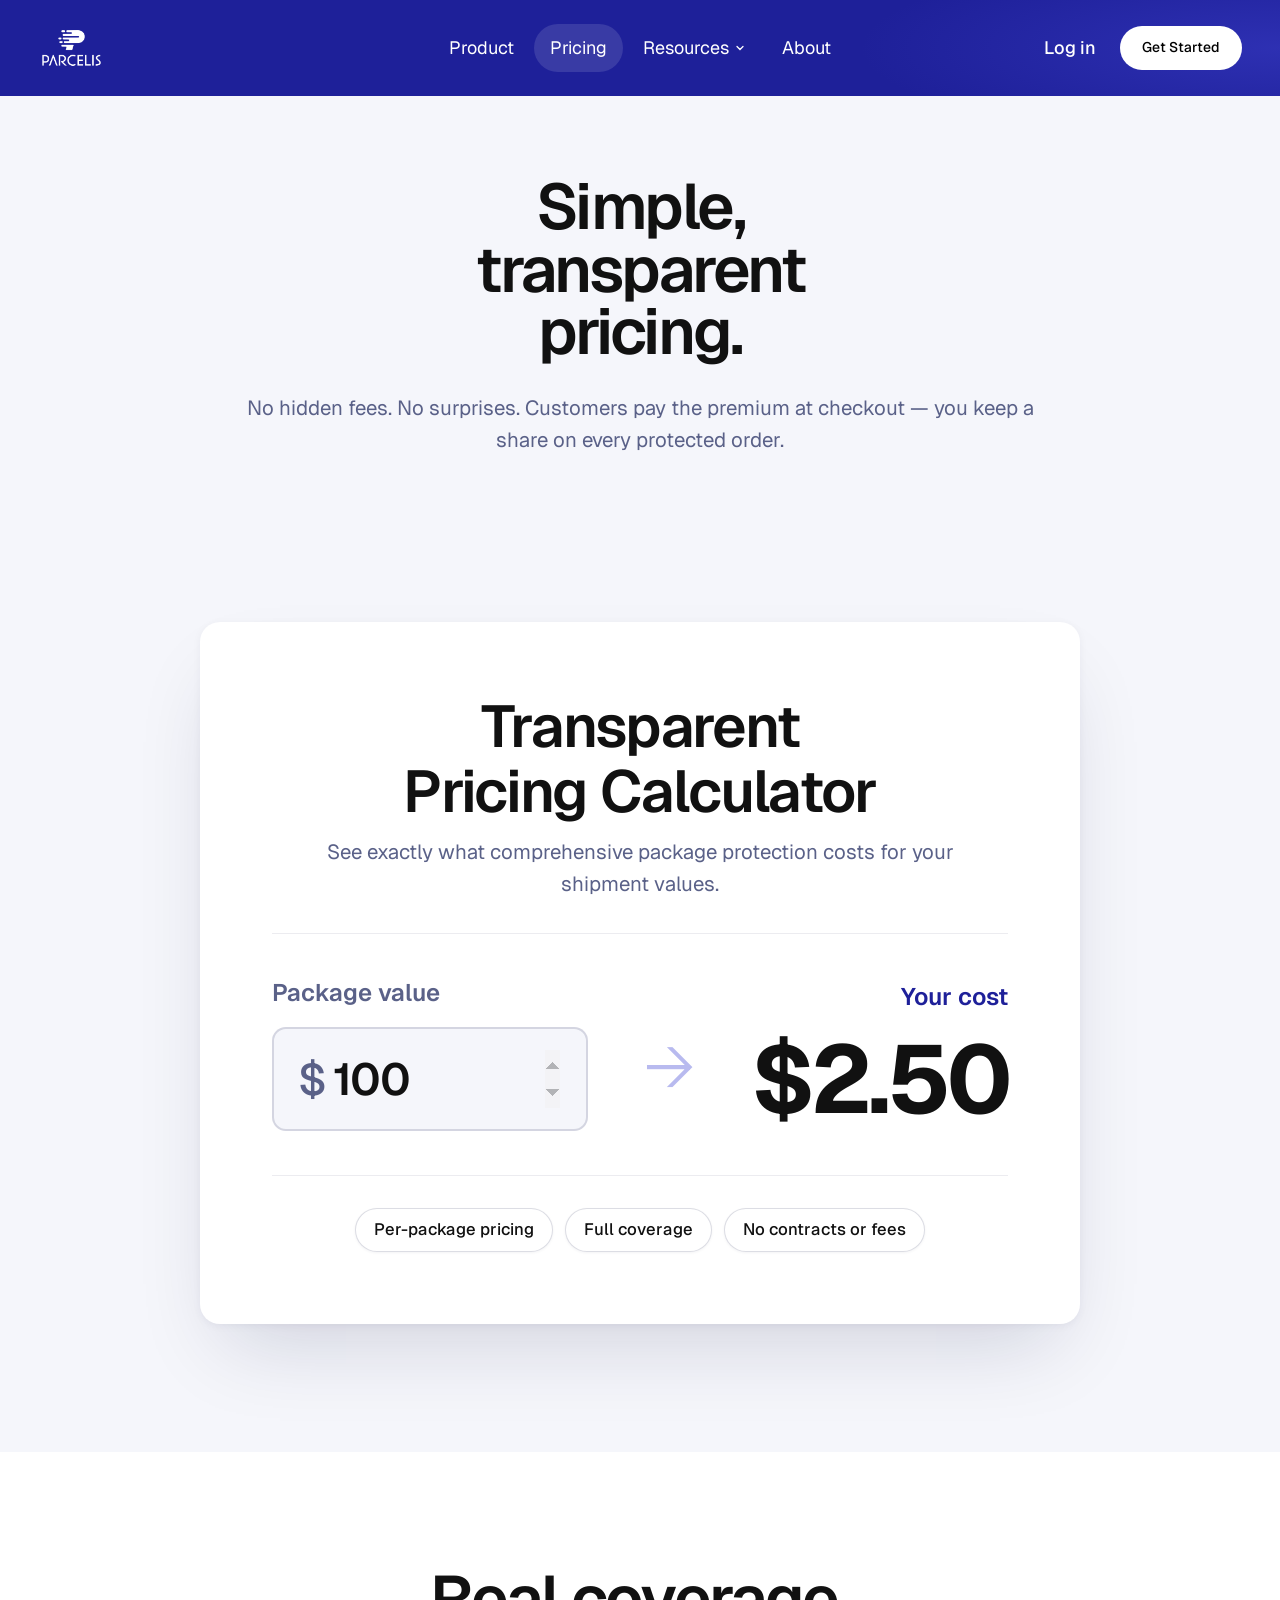
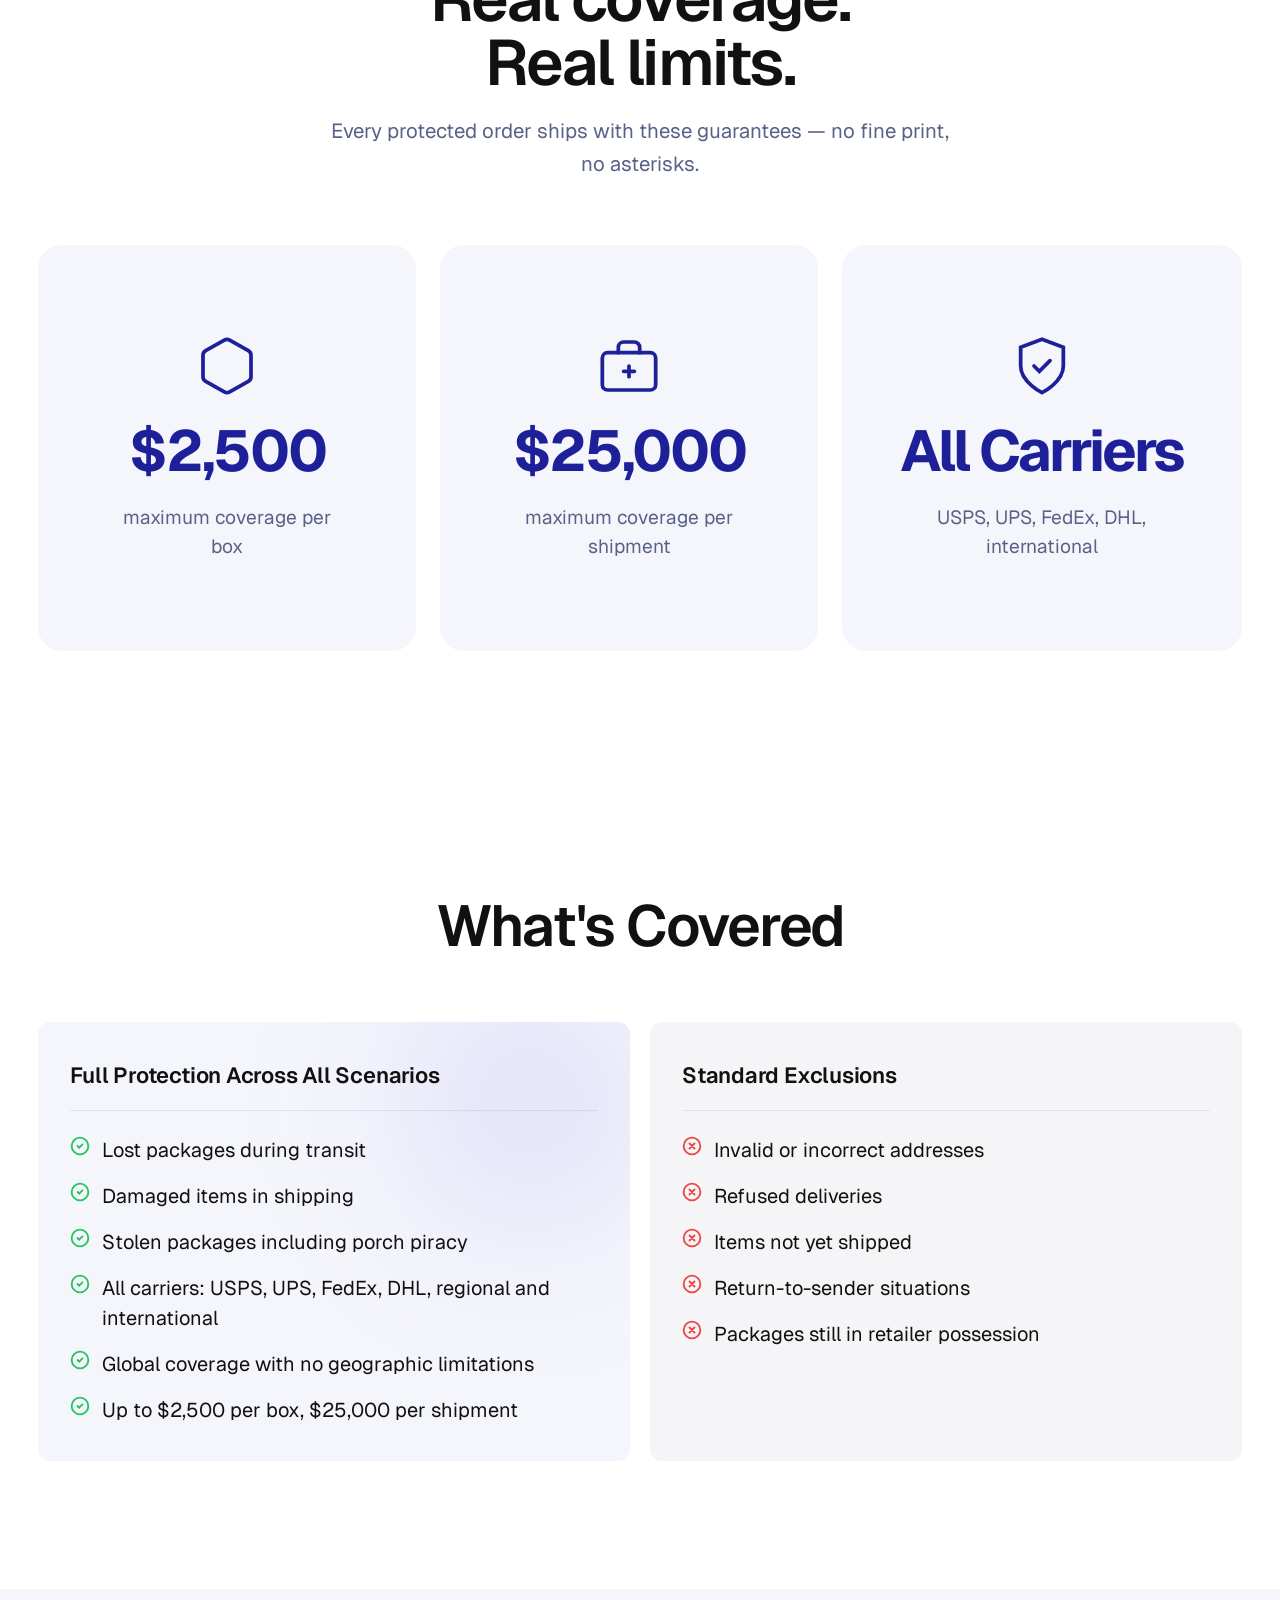
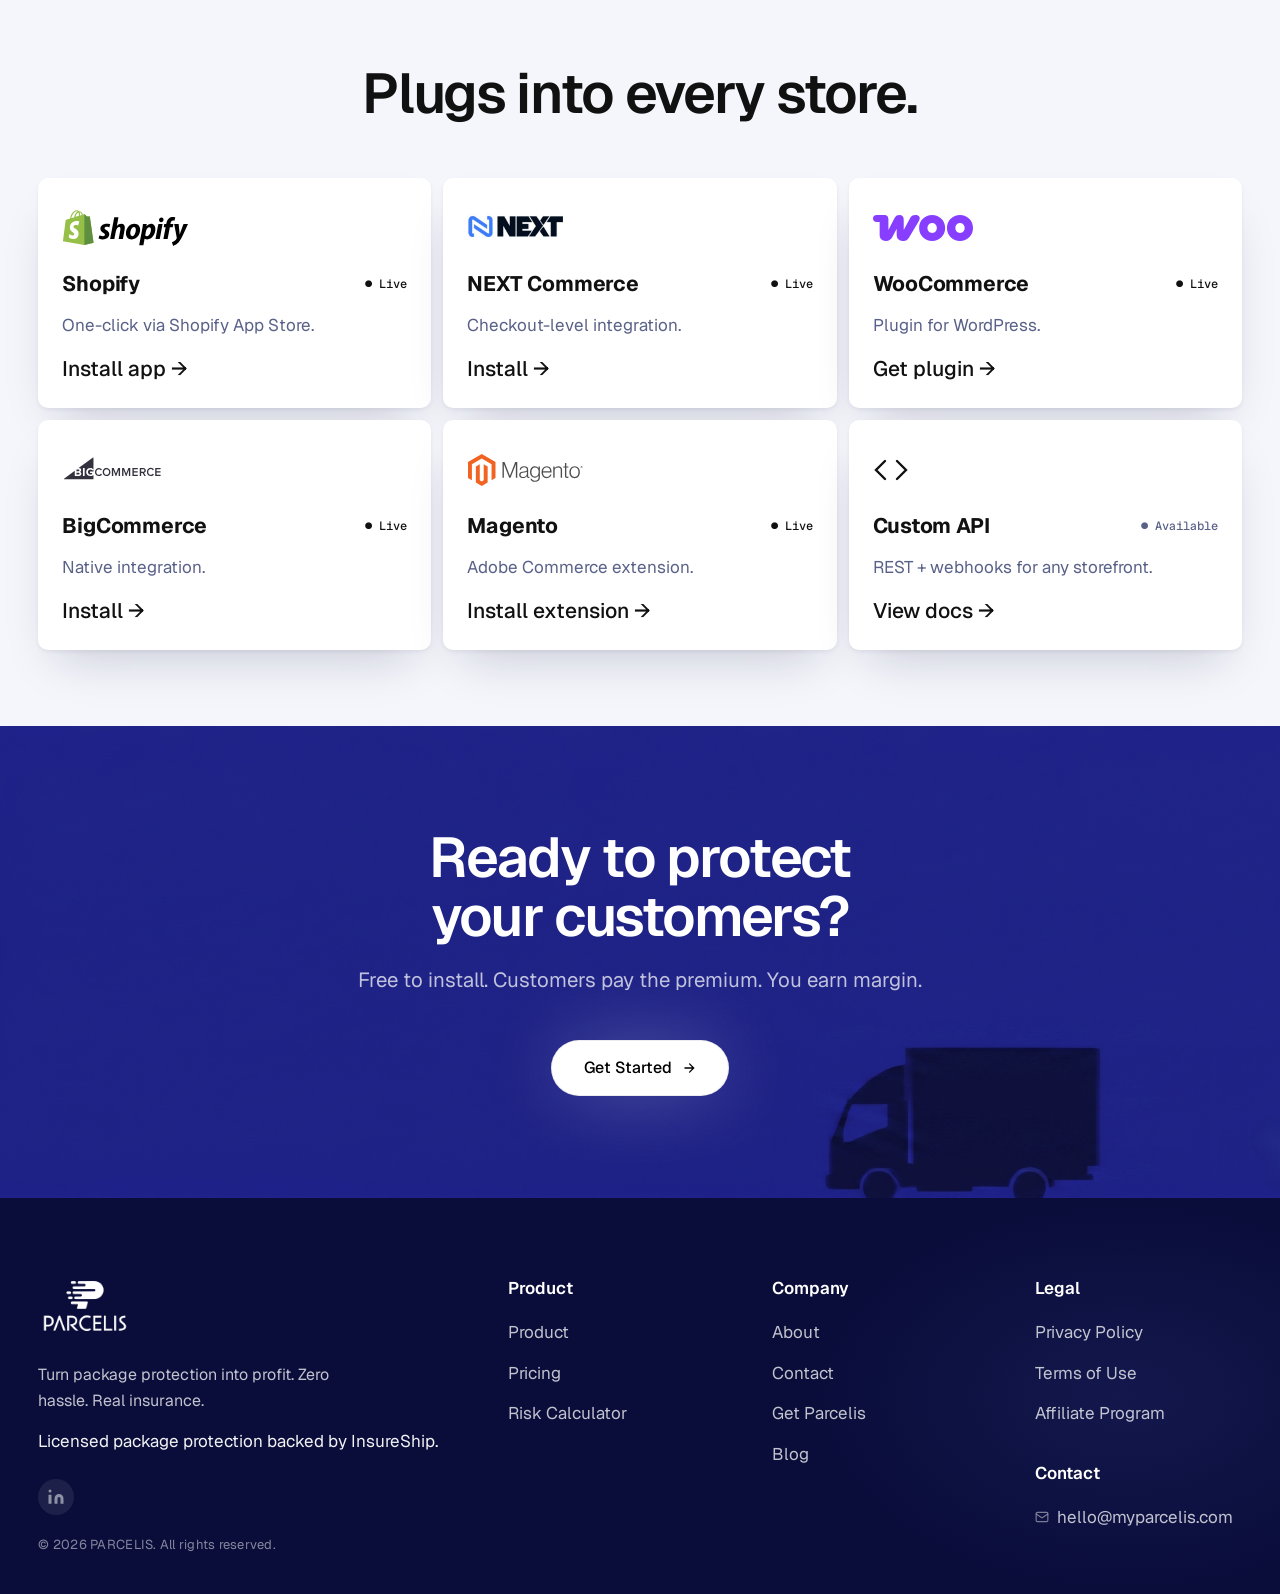
<file: pricing.html>
<!DOCTYPE html>
<html lang="en">
<head>
<meta charset="UTF-8" />
<meta name="viewport" content="width=device-width, initial-scale=1.0" />
<title>Pricing — Parcelis</title>
<link rel="preconnect" href="https://fonts.googleapis.com" />
<link rel="preconnect" href="https://fonts.gstatic.com" crossorigin />
<link href="https://fonts.googleapis.com/css2?family=Geist:wght@400;500;600;700&family=Geist+Mono:wght@400;500&display=swap" rel="stylesheet" />
<link rel="stylesheet" href="styles.css?v=102" />
<!-- BEGIN PLERDY CODE -->
<script type="text/javascript" data-plerdy_code='1'>
    var _protocol="https:"==document.location.protocol?"https://":"http://";
    _site_hash_code = "8f93c0df6291d58962df1dd53c977215",_suid=76657, plerdyScript=document.createElement("script");
    plerdyScript.setAttribute("defer",""),plerdyScript.dataset.plerdymainscript="plerdymainscript",
    plerdyScript.src="https://a.plerdy.com/public/js/click/main.js?v="+Math.random();
    var plerdymainscript=document.querySelector("[data-plerdymainscript='plerdymainscript']");
    plerdymainscript&&plerdymainscript.parentNode.removeChild(plerdymainscript);
    try{document.head.appendChild(plerdyScript)}catch(t){console.log(t,"unable add script tag")}
</script>
<!-- END PLERDY CODE -->
</head>
<body>

<!-- =================== NAV =================== -->
<header class="nav nav-v2 nav-opaque">
  <div class="wrap nav-inner">
    <a class="brand" href="index.html" aria-label="Parcelis home">
      <img class="brand-logo" src="assets/Logo.png" alt="Parcelis" />
    </a>
    <nav class="nav-links" aria-label="Primary">
      <a href="how-it-works.html">Product</a>
      <a href="pricing.html" class="active">Pricing</a>
      <div class="nav-dropdown-wrap">
        <a href="resources.html" class="nav-dropdown-trigger">Resources <svg class="nav-chevron" width="12" height="12" viewBox="0 0 24 24" fill="none" stroke="currentColor" stroke-width="2.5" stroke-linecap="round"><polyline points="6 9 12 15 18 9"/></svg></a>
        <div class="nav-dropdown-menu">
          <a href="resources.html">Blog</a>
          <div class="dd-divider"></div>
          <a href="faq.html">FAQ</a>
          <a href="roi-calculator.html">Self-Insurance Risk</a>
        </div>
      </div>
      <a href="about.html">About</a>
    </nav>
    <div class="nav-cta">
      <a class="btn btn-link btn-sm" href="#">Log in</a>
      <a class="btn btn-primary btn-sm" href="#">Get Started</a>
    </div>
  </div>
</header>

<!-- =================== HERO =================== -->
<section class="page-hero-v2 page-hero-short page-hero-plain">
  <div class="wrap">
    <h1>Simple,<br/>transparent<br/>pricing.</h1>
    <p class="sub">No hidden fees. No surprises. Customers pay the premium at checkout — you keep a share on every protected order.</p>
  </div>
</section>

<!-- =================== PRICING CALCULATOR =================== -->
<section class="pricing-calc">
  <div class="wrap">
    <div class="pcalc-v2">
      <div class="pcalc-inner-head">
        <h2>Transparent Pricing Calculator</h2>
        <p>See exactly what comprehensive package protection costs for your shipment values.</p>
      </div>
      <div class="pcalc-v2-main">
        <div class="pcalc-v2-left">
          <span class="pcalc-v2-lbl">Package value</span>
          <div class="pcalc-v2-input-wrap">
            <span class="pcalc-v2-cur">$</span>
            <input type="number" id="pkg-value" min="100" max="25000" value="100" class="pcalc-v2-input" />
          </div>
        </div>
        <div class="pcalc-v2-arrow">→</div>
        <div class="pcalc-v2-right">
          <span class="pcalc-v2-lbl pcalc-v2-lbl-accent">Your cost</span>
          <div class="pcalc-v2-big">$<span id="calc-out">2.50</span></div>
        </div>
      </div>
      <div class="pcalc-v2-divider"></div>
      <div class="pcalc-v2-feats">
        <span>Per-package pricing</span>
        <span>Full coverage</span>
        <span>No contracts or fees</span>
      </div>
    </div>
  </div>
</section>

<!-- =================== COVERAGE STATS =================== -->
<section class="coverage-stats">
  <div class="wrap">
    <div class="coverage-stats-head">
      <h2>Real coverage.<br/>Real limits.</h2>
      <p>Every protected order ships with these guarantees — no fine print, no asterisks.</p>
    </div>
    <div class="pcalc-stats">
      <div class="pcalc-stat">
        <div class="pcalc-stat-ic">
          <svg width="52" height="52" viewBox="0 0 24 24" fill="none" stroke="currentColor" stroke-width="1.4" stroke-linecap="round"><path d="M21 16V8a2 2 0 0 0-1-1.73l-7-4a2 2 0 0 0-2 0l-7 4A2 2 0 0 0 3 8v8a2 2 0 0 0 1 1.73l7 4a2 2 0 0 0 2 0l7-4A2 2 0 0 0 21 16z"/></svg>
        </div>
        <div class="pcalc-stat-val">$2,500</div>
        <div class="pcalc-stat-lbl">maximum coverage per box</div>
      </div>
      <div class="pcalc-stat">
        <div class="pcalc-stat-ic">
          <svg width="52" height="52" viewBox="0 0 24 24" fill="none" stroke="currentColor" stroke-width="1.4" stroke-linecap="round"><rect x="2" y="7" width="20" height="14" rx="2"/><path d="M16 7V5a2 2 0 0 0-2-2h-4a2 2 0 0 0-2 2v2"/><line x1="12" y1="12" x2="12" y2="16"/><line x1="10" y1="14" x2="14" y2="14"/></svg>
        </div>
        <div class="pcalc-stat-val">$25,000</div>
        <div class="pcalc-stat-lbl">maximum coverage per shipment</div>
      </div>
      <div class="pcalc-stat">
        <div class="pcalc-stat-ic">
          <svg width="52" height="52" viewBox="0 0 24 24" fill="none" stroke="currentColor" stroke-width="1.4" stroke-linecap="round"><path d="M12 22s8-4 8-10V5l-8-3-8 3v7c0 6 8 10 8 10Z"/><path d="m9 12 2 2 4-4"/></svg>
        </div>
        <div class="pcalc-stat-val">All Carriers</div>
        <div class="pcalc-stat-lbl">USPS, UPS, FedEx, DHL, international</div>
      </div>
    </div>
  </div>
</section>

<!-- =================== WHAT'S COVERED =================== -->
<section class="wc-section">
  <div class="wrap">
    <div class="cov-head">
      <h2>What's Covered</h2>
    </div>
    <div class="wc-grid">
      <div class="wc-col wc-col-left">
        <div class="wc-col-title">Full Protection Across All Scenarios</div>
        <ul class="wc-list">
          <li class="wc-item"><span class="wc-ic-yes"><svg width="20" height="20" viewBox="0 0 24 24" fill="none" stroke="currentColor" stroke-width="2.2" stroke-linecap="round"><circle cx="12" cy="12" r="10"/><path d="m9 12 2 2 4-4"/></svg></span>Lost packages during transit</li>
          <li class="wc-item"><span class="wc-ic-yes"><svg width="20" height="20" viewBox="0 0 24 24" fill="none" stroke="currentColor" stroke-width="2.2" stroke-linecap="round"><circle cx="12" cy="12" r="10"/><path d="m9 12 2 2 4-4"/></svg></span>Damaged items in shipping</li>
          <li class="wc-item"><span class="wc-ic-yes"><svg width="20" height="20" viewBox="0 0 24 24" fill="none" stroke="currentColor" stroke-width="2.2" stroke-linecap="round"><circle cx="12" cy="12" r="10"/><path d="m9 12 2 2 4-4"/></svg></span>Stolen packages including porch piracy</li>
          <li class="wc-item"><span class="wc-ic-yes"><svg width="20" height="20" viewBox="0 0 24 24" fill="none" stroke="currentColor" stroke-width="2.2" stroke-linecap="round"><circle cx="12" cy="12" r="10"/><path d="m9 12 2 2 4-4"/></svg></span>All carriers: USPS, UPS, FedEx, DHL, regional and international</li>
          <li class="wc-item"><span class="wc-ic-yes"><svg width="20" height="20" viewBox="0 0 24 24" fill="none" stroke="currentColor" stroke-width="2.2" stroke-linecap="round"><circle cx="12" cy="12" r="10"/><path d="m9 12 2 2 4-4"/></svg></span>Global coverage with no geographic limitations</li>
          <li class="wc-item"><span class="wc-ic-yes"><svg width="20" height="20" viewBox="0 0 24 24" fill="none" stroke="currentColor" stroke-width="2.2" stroke-linecap="round"><circle cx="12" cy="12" r="10"/><path d="m9 12 2 2 4-4"/></svg></span>Up to $2,500 per box, $25,000 per shipment</li>
        </ul>
      </div>
      <div class="wc-col wc-col-right">
        <div class="wc-col-title">Standard Exclusions</div>
        <ul class="wc-list">
          <li class="wc-item"><span class="wc-ic-no"><svg width="20" height="20" viewBox="0 0 24 24" fill="none" stroke="currentColor" stroke-width="2.2" stroke-linecap="round"><circle cx="12" cy="12" r="10"/><path d="m15 9-6 6M9 9l6 6"/></svg></span>Invalid or incorrect addresses</li>
          <li class="wc-item"><span class="wc-ic-no"><svg width="20" height="20" viewBox="0 0 24 24" fill="none" stroke="currentColor" stroke-width="2.2" stroke-linecap="round"><circle cx="12" cy="12" r="10"/><path d="m15 9-6 6M9 9l6 6"/></svg></span>Refused deliveries</li>
          <li class="wc-item"><span class="wc-ic-no"><svg width="20" height="20" viewBox="0 0 24 24" fill="none" stroke="currentColor" stroke-width="2.2" stroke-linecap="round"><circle cx="12" cy="12" r="10"/><path d="m15 9-6 6M9 9l6 6"/></svg></span>Items not yet shipped</li>
          <li class="wc-item"><span class="wc-ic-no"><svg width="20" height="20" viewBox="0 0 24 24" fill="none" stroke="currentColor" stroke-width="2.2" stroke-linecap="round"><circle cx="12" cy="12" r="10"/><path d="m15 9-6 6M9 9l6 6"/></svg></span>Return-to-sender situations</li>
          <li class="wc-item"><span class="wc-ic-no"><svg width="20" height="20" viewBox="0 0 24 24" fill="none" stroke="currentColor" stroke-width="2.2" stroke-linecap="round"><circle cx="12" cy="12" r="10"/><path d="m15 9-6 6M9 9l6 6"/></svg></span>Packages still in retailer possession</li>
        </ul>
      </div>
    </div>
  </div>
</section>

<!-- =================== INTEGRATIONS =================== -->
<section class="integrations-compact">
  <div class="wrap">
    <div class="ic-head">
      <h2>Plugs into every store.</h2>
    </div>
    <div class="ic-grid">
      <div class="ic-card">
        <div class="ic-logo-box"><img src="assets/Shopify.svg" alt="Shopify" class="ic-logo"></div>
        <div class="ic-name-row">
          <span class="ic-title">Shopify</span>
          <span class="ic-live">● Live</span>
        </div>
        <p>One-click via Shopify App Store.</p>
        <a class="ic-link" href="#">Install app →</a>
      </div>
      <div class="ic-card">
        <div class="ic-logo-box"><img src="assets/Next.png" alt="NEXT Commerce" class="ic-logo ic-logo-next"></div>
        <div class="ic-name-row">
          <span class="ic-title">NEXT Commerce</span>
          <span class="ic-live">● Live</span>
        </div>
        <p>Checkout-level integration.</p>
        <a class="ic-link" href="#">Install →</a>
      </div>
      <div class="ic-card">
        <div class="ic-logo-box"><img src="assets/Woo.svg" alt="WooCommerce" class="ic-logo ic-logo-woo"></div>
        <div class="ic-name-row">
          <span class="ic-title">WooCommerce</span>
          <span class="ic-live">● Live</span>
        </div>
        <p>Plugin for WordPress.</p>
        <a class="ic-link" href="#">Get plugin →</a>
      </div>
      <div class="ic-card">
        <div class="ic-logo-box"><img src="assets/bigcommerce.svg" alt="BigCommerce" class="ic-logo ic-logo-wide"></div>
        <div class="ic-name-row">
          <span class="ic-title">BigCommerce</span>
          <span class="ic-live">● Live</span>
        </div>
        <p>Native integration.</p>
        <a class="ic-link" href="#">Install →</a>
      </div>
      <div class="ic-card">
        <div class="ic-logo-box"><img src="assets/magento.svg" alt="Magento" class="ic-logo ic-logo-magento"></div>
        <div class="ic-name-row">
          <span class="ic-title">Magento</span>
          <span class="ic-live">● Live</span>
        </div>
        <p>Adobe Commerce extension.</p>
        <a class="ic-link" href="#">Install extension →</a>
      </div>
      <div class="ic-card">
        <div class="ic-logo-box"><svg width="36" height="36" viewBox="0 0 24 24" fill="none" stroke="var(--ink)" stroke-width="1.6" stroke-linecap="round"><polyline points="16 18 22 12 16 6"/><polyline points="8 6 2 12 8 18"/></svg></div>
        <div class="ic-name-row">
          <span class="ic-title">Custom API</span>
          <span class="ic-live ic-avail">● Available</span>
        </div>
        <p>REST + webhooks for any storefront.</p>
        <a class="ic-link" href="#">View docs →</a>
      </div>
    </div>
  </div>
</section>

<!-- =================== CTA =================== -->
<section class="cta-big">
  <div class="wrap">
    <h2>Ready to protect your customers?</h2>
    <p class="sub">Free to install. Customers pay the premium. You earn margin.</p>
    <a class="pill" href="#">Get Started <svg width="14" height="14" viewBox="0 0 24 24" fill="none" stroke="currentColor" stroke-width="2.2" stroke-linecap="round"><path d="M5 12h14M13 5l7 7-7 7"/></svg></a>
  </div>
</section>

<!-- =================== FOOTER =================== -->
<footer class="footer-v2">
  <div class="wrap">
    <div class="footer-card">
      <div>
        <a class="brand" href="index.html">
          <img class="brand-logo" src="assets/Logo.png" alt="Parcelis" />
        </a>
        <p class="blurb">Turn package protection into profit. Zero hassle. Real insurance.</p>
        <p class="trust-strip">Licensed package protection backed by InsureShip.</p>
        <div class="footer-social">
          <a href="#" class="footer-social-link" aria-label="LinkedIn">
            <svg width="18" height="18" viewBox="0 0 24 24" fill="currentColor"><path d="M16 8a6 6 0 0 1 6 6v7h-4v-7a2 2 0 0 0-2-2 2 2 0 0 0-2 2v7h-4v-7a6 6 0 0 1 6-6zM2 9h4v12H2z"/><circle cx="4" cy="4" r="2"/></svg>
          </a>
        </div>
        <p class="footer-copyright">© 2026 PARCELIS. All rights reserved.</p>
      </div>
      <div>
        <h3>Product</h3>
        <ul>
          <li><a href="how-it-works.html">Product</a></li>
          <li><a href="pricing.html">Pricing</a></li>
          <li><a href="#">Risk Calculator</a></li>
        </ul>
      </div>
      <div>
        <h3>Company</h3>
        <ul>
          <li><a href="about.html">About</a></li>
          <li><a href="contact.html">Contact</a></li>
          <li><a href="#">Get Parcelis</a></li>
          <li><a href="resources.html">Blog</a></li>
        </ul>
      </div>
      <div>
        <h3>Legal</h3>
        <ul>
          <li><a href="#">Privacy Policy</a></li>
          <li><a href="#">Terms of Use</a></li>
          <li><a href="#">Affiliate Program</a></li>
        </ul>
        <h3 style="margin-top: 36px;">Contact</h3>
        <ul>
          <li>
            <a href="mailto:hello@myparcelis.com" class="footer-email-link">
              <svg width="14" height="14" viewBox="0 0 24 24" fill="none" stroke="currentColor" stroke-width="2" stroke-linecap="round"><rect x="2" y="4" width="20" height="16" rx="2"/><path d="m22 7-8.97 5.7a1.94 1.94 0 0 1-2.06 0L2 7"/></svg>
              hello@myparcelis.com
            </a>
          </li>
        </ul>
      </div>
    </div>
  </div>
</footer>

<script src="script.js?v=10"></script>
<script>
(() => {
  const input = document.getElementById('pkg-value');
  const calcOut = document.getElementById('calc-out');
  if (!input) return;
  const fmt = (n) => n.toLocaleString('en-US', { minimumFractionDigits: 2, maximumFractionDigits: 2 });
  const update = () => {
    const val = Math.max(100, +input.value || 100);
    const tier = Math.floor(val / 100);
    const cost = 2.50 + (tier - 1) * 1.25;
    calcOut.textContent = fmt(cost);
  };
  input.addEventListener('input', update);
  update();
})();
</script>
</body>
</html>
</file>
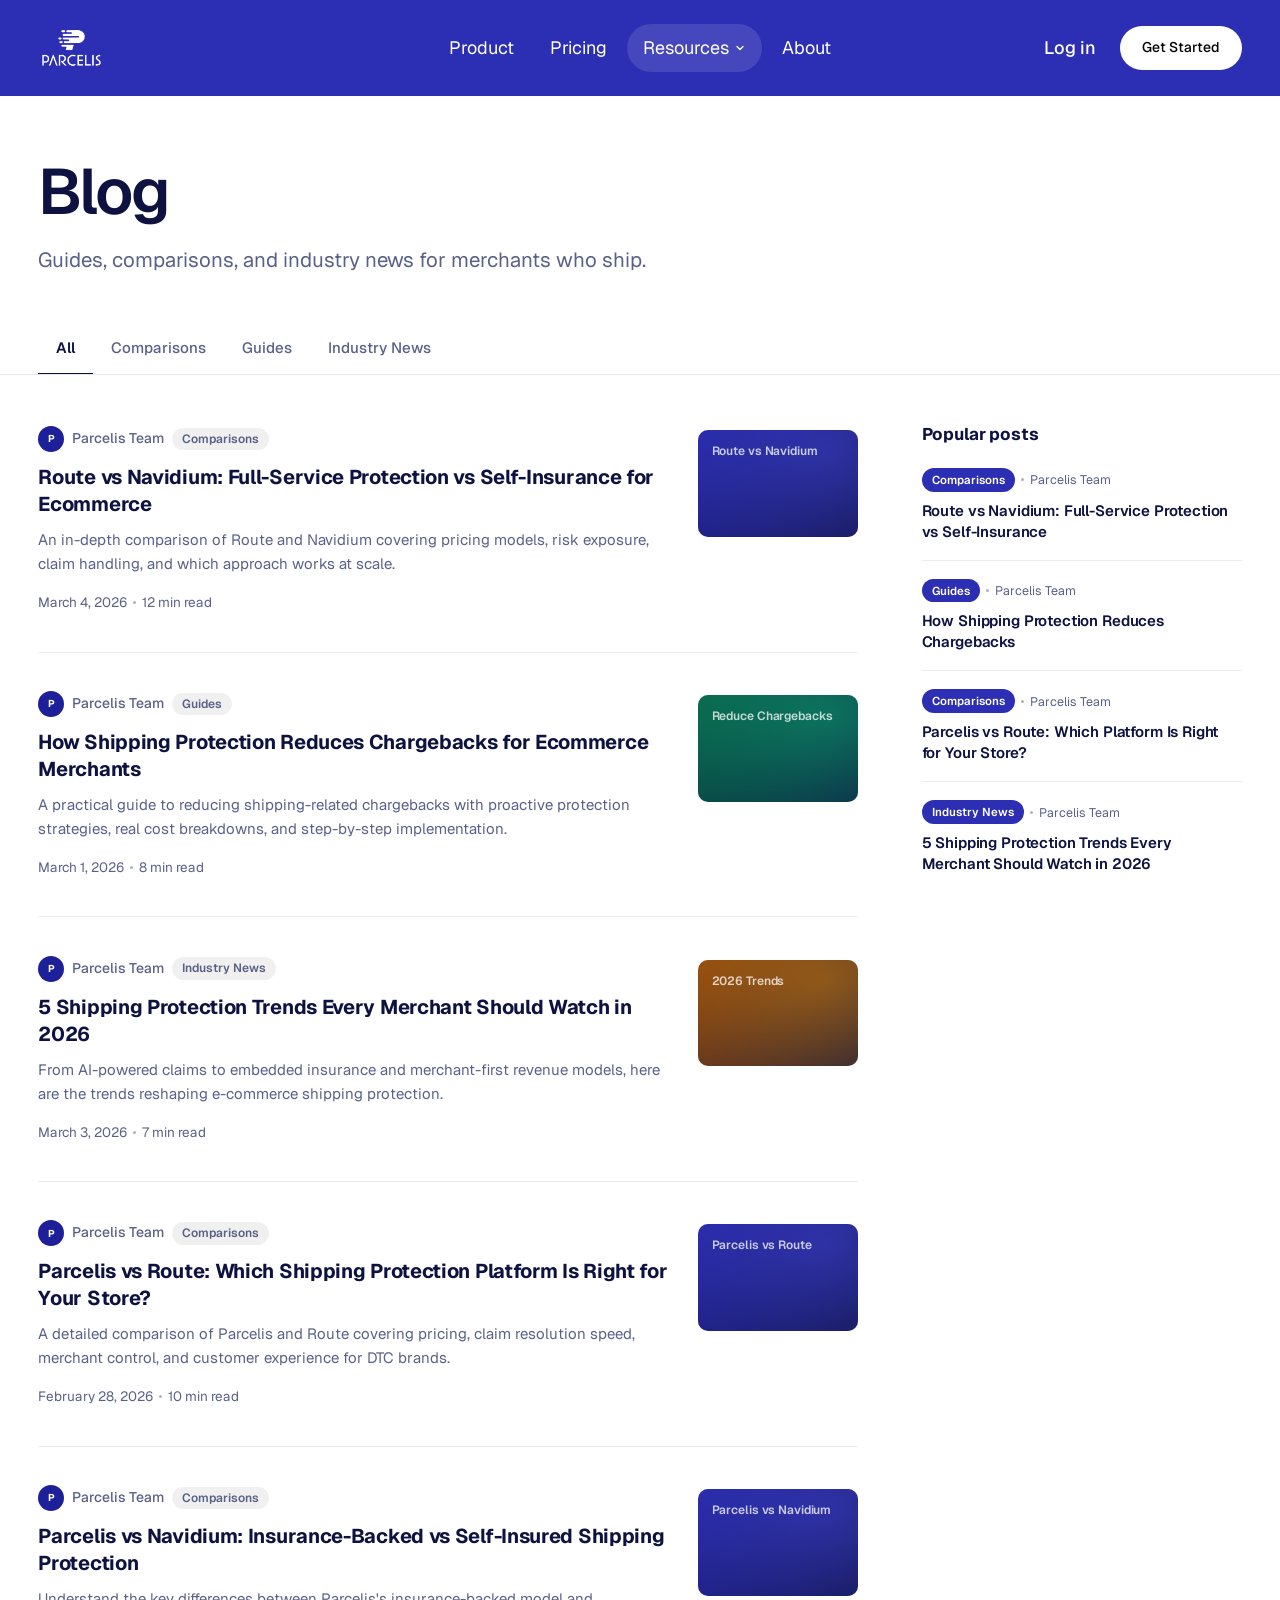
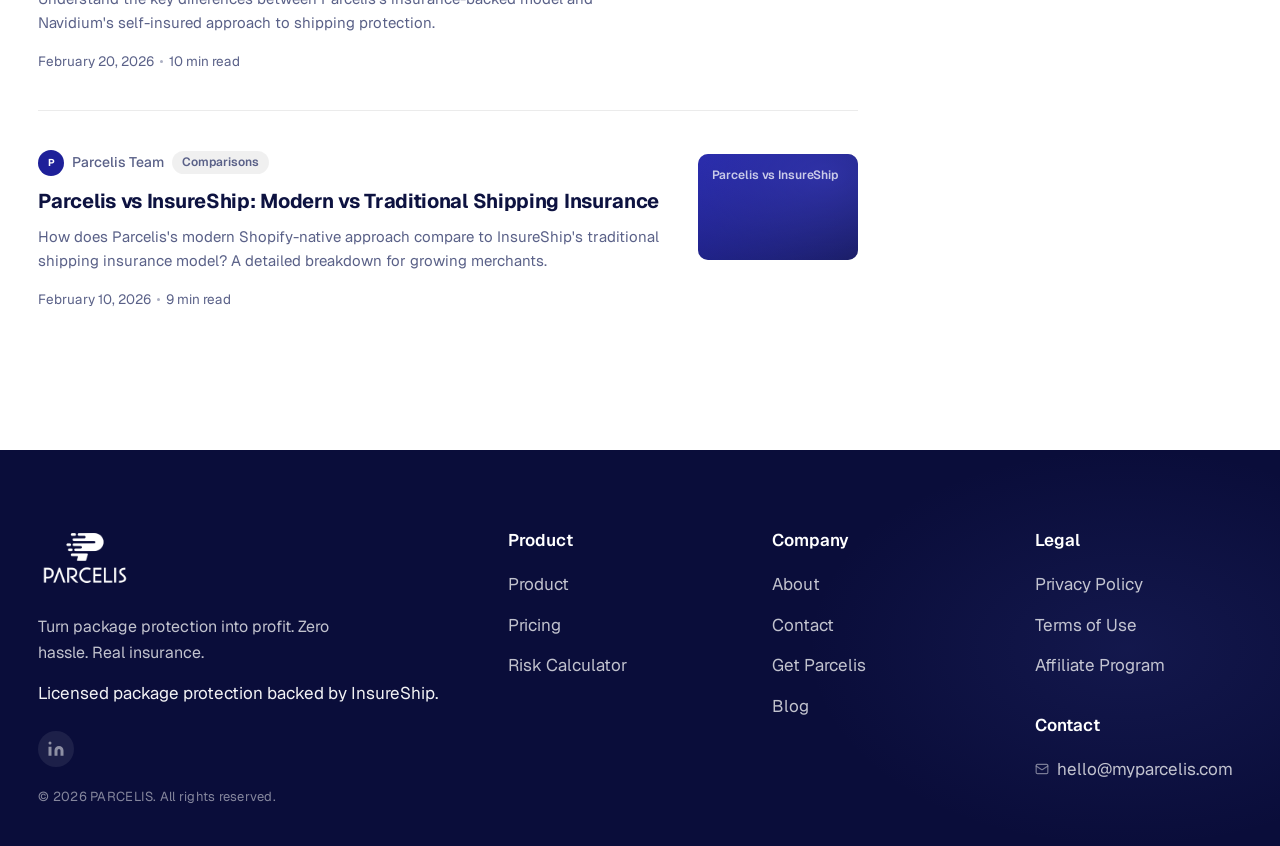
<file: resources.html>
<!DOCTYPE html>
<html lang="en">
<head>
<meta charset="UTF-8" />
<meta name="viewport" content="width=device-width, initial-scale=1.0" />
<title>Blog — Parcelis</title>
<link rel="preconnect" href="https://fonts.googleapis.com" />
<link rel="preconnect" href="https://fonts.gstatic.com" crossorigin />
<link href="https://fonts.googleapis.com/css2?family=Geist:wght@400;500;600;700&family=Geist+Mono:wght@400;500&display=swap" rel="stylesheet" />
<link rel="stylesheet" href="styles.css?v=104" />
<!-- BEGIN PLERDY CODE -->
<script type="text/javascript" data-plerdy_code='1'>
    var _protocol="https:"==document.location.protocol?"https://":"http://";
    _site_hash_code = "8f93c0df6291d58962df1dd53c977215",_suid=76657, plerdyScript=document.createElement("script");
    plerdyScript.setAttribute("defer",""),plerdyScript.dataset.plerdymainscript="plerdymainscript",
    plerdyScript.src="https://a.plerdy.com/public/js/click/main.js?v="+Math.random();
    var plerdymainscript=document.querySelector("[data-plerdymainscript='plerdymainscript']");
    plerdymainscript&&plerdymainscript.parentNode.removeChild(plerdymainscript);
    try{document.head.appendChild(plerdyScript)}catch(t){console.log(t,"unable add script tag")}
</script>
<!-- END PLERDY CODE -->
<style>

/* ── Blog page layout ─────────────────────────────── */
body { background: #fff; }

.blog-page {
  min-height: 100vh;
  background: #fff;
  padding-top: 96px; /* fixed nav height */
}

/* Page header */
.blog-page-header {
  max-width: var(--max);
  margin: 0 auto;
  padding: clamp(40px, 5vw, 72px) clamp(20px, 3vw, 48px) 0;
}
.blog-page-title {
  font-size: clamp(38px, 5vw, 68px);
  font-weight: 600;
  color: var(--ink);
  letter-spacing: -0.035em;
  line-height: 1.0;
}
.blog-page-sub {
  margin-top: 20px;
  font-size: clamp(18px, 1.6vw, 22px);
  color: var(--muted);
  max-width: 56ch;
  line-height: 1.55;
}

/* Filter tabs */
.blog-filters-wrap {
  max-width: var(--max);
  margin: 0 auto;
  padding: 0 clamp(20px, 3vw, 48px);
  margin-top: clamp(32px, 4vw, 48px);
  border-bottom: 1px solid rgba(0,0,0,0.1);
}
.blog-filters {
  display: flex;
  gap: 0;
  overflow-x: auto;
  scrollbar-width: none;
}
.blog-filters::-webkit-scrollbar { display: none; }
.blog-filter-tab {
  padding: 12px 18px 14px;
  font-size: 15px;
  font-weight: 500;
  color: var(--muted);
  background: none;
  border: none;
  border-bottom: 2px solid transparent;
  cursor: pointer;
  white-space: nowrap;
  transition: color .15s, border-color .15s;
  font-family: var(--font-sans);
  margin-bottom: -1px;
}
.blog-filter-tab:hover { color: var(--ink); }
.blog-filter-tab.active {
  color: var(--ink);
  font-weight: 600;
  border-bottom-color: var(--ink);
}

/* Main layout */
.blog-body {
  max-width: var(--max);
  margin: 0 auto;
  padding: 0 clamp(20px, 3vw, 48px);
  display: grid;
  grid-template-columns: 1fr 320px;
  gap: clamp(48px, 5vw, 80px);
  padding-top: clamp(40px, 4vw, 56px);
  padding-bottom: clamp(80px, 8vw, 120px);
  align-items: start;
}

/* Article list */
.blog-list {}

.blog-article {
  display: grid;
  grid-template-columns: 1fr 160px;
  gap: 28px;
  padding: clamp(28px, 3vw, 40px) 0;
  border-bottom: 1px solid rgba(0,0,0,0.08);
  text-decoration: none;
  color: inherit;
}
.blog-article:first-child { padding-top: 0; }
.blog-article:last-child { border-bottom: none; }
.blog-article:hover .ba-title { color: var(--navy-700); }

/* Article left */
.ba-left {}
.ba-author {
  display: flex;
  align-items: center;
  gap: 8px;
  margin-bottom: 12px;
}
.ba-avatar {
  width: 26px;
  height: 26px;
  border-radius: 50%;
  background: var(--navy-800);
  color: #fff;
  font-size: 10px;
  font-weight: 700;
  display: flex;
  align-items: center;
  justify-content: center;
  flex-shrink: 0;
}
.ba-author-name {
  font-size: 14px;
  color: var(--muted);
  font-weight: 500;
}
.ba-category {
  font-size: 12px;
  font-weight: 600;
  color: var(--muted);
  background: rgba(0,0,0,0.06);
  padding: 2px 10px;
  border-radius: 100px;
}
.ba-title {
  font-size: clamp(17px, 1.6vw, 20px);
  font-weight: 700;
  color: var(--ink);
  letter-spacing: -0.015em;
  line-height: 1.35;
  margin-bottom: 10px;
  transition: color .15s;
}
.ba-excerpt {
  font-size: 15px;
  color: var(--muted);
  line-height: 1.6;
  margin-bottom: 16px;
  display: -webkit-box;
  -webkit-line-clamp: 2;
  -webkit-box-orient: vertical;
  overflow: hidden;
}
.ba-meta {
  display: flex;
  align-items: center;
  gap: 6px;
  font-size: 13.5px;
  color: var(--muted);
}
.ba-meta-dot {
  width: 3px; height: 3px;
  border-radius: 50%;
  background: var(--muted);
  opacity: 0.5;
}

/* Article thumbnail */
.ba-thumb {
  border-radius: 10px;
  overflow: hidden;
  aspect-ratio: 3/2;
  position: relative;
  flex-shrink: 0;
  align-self: start;
  margin-top: 4px;
}
.ba-thumb-bg {
  position: absolute; inset: 0;
  background:
    radial-gradient(500px 300px at 80% 20%, rgba(69,72,217,0.55), transparent 60%),
    linear-gradient(135deg, #1e2099 0%, #0a0d3a 100%);
}
.ba-thumb-text {
  position: relative; z-index: 1;
  padding: 14px;
  color: rgba(255,255,255,0.75);
  font-size: 12px;
  font-weight: 600;
  letter-spacing: -0.01em;
  line-height: 1.3;
}

/* ── Sidebar ──────────────────────────────────────── */
.blog-sidebar {
  position: sticky;
  top: 120px;
}
.sidebar-heading {
  font-size: 17px;
  font-weight: 700;
  color: var(--ink);
  letter-spacing: -0.01em;
  margin-bottom: 24px;
}
.sidebar-posts {
  display: flex;
  flex-direction: column;
  gap: 0;
}
.sidebar-post {
  display: block;
  padding: 18px 0;
  border-bottom: 1px solid rgba(0,0,0,0.07);
  text-decoration: none;
  color: inherit;
}
.sidebar-post:first-child { padding-top: 0; }
.sidebar-post:last-child { border-bottom: none; }
.sidebar-post:hover .sp-title { color: var(--navy-700); }
.sp-meta-row {
  display: flex;
  align-items: center;
  gap: 6px;
  margin-bottom: 8px;
}
.sp-badge {
  font-size: 11.5px;
  font-weight: 600;
  color: #fff;
  background: var(--navy-700);
  padding: 3px 10px;
  border-radius: 100px;
}
.sp-dot {
  width: 3px; height: 3px;
  border-radius: 50%;
  background: var(--muted);
  opacity: 0.5;
}
.sp-author {
  font-size: 12.5px;
  color: var(--muted);
}
.sp-title {
  font-size: 15px;
  font-weight: 600;
  color: var(--ink);
  line-height: 1.4;
  letter-spacing: -0.01em;
  transition: color .15s;
}

/* ── Responsive ───────────────────────────────────── */
@media (max-width: 900px) {
  .blog-body { grid-template-columns: 1fr; }
  .blog-sidebar { position: static; }
}
@media (max-width: 600px) {
  .blog-article { grid-template-columns: 1fr; }
  .ba-thumb { display: none; }
}
</style>
</head>
<body>

<!-- =================== NAV =================== -->
<header class="nav nav-v2">
  <div class="wrap nav-inner">
    <a class="brand" href="index.html" aria-label="Parcelis home">
      <img class="brand-logo" src="assets/Logo.png" alt="Parcelis" />
    </a>
    <nav class="nav-links" aria-label="Primary">
      <a href="how-it-works.html">Product</a>
      <a href="pricing.html">Pricing</a>
      <div class="nav-dropdown-wrap">
        <a href="resources.html" class="nav-dropdown-trigger active">Resources <svg class="nav-chevron" width="12" height="12" viewBox="0 0 24 24" fill="none" stroke="currentColor" stroke-width="2.5" stroke-linecap="round"><polyline points="6 9 12 15 18 9"/></svg></a>
        <div class="nav-dropdown-menu">
          <a href="resources.html">Blog</a>
          <div class="dd-divider"></div>
          <a href="faq.html">FAQ</a>
          <a href="roi-calculator.html">Risk Calculator</a>
        </div>
      </div>
      <a href="about.html">About</a>
    </nav>
    <div class="nav-cta">
      <a class="btn btn-link btn-sm" href="#">Log in</a>
      <a class="btn btn-primary btn-sm" href="#">Get Started</a>
    </div>
  </div>
</header>

<main class="blog-page">

  <!-- Page Header -->
  <div class="blog-page-header">
    <h1 class="blog-page-title">Blog</h1>
    <p class="blog-page-sub">Guides, comparisons, and industry news for merchants who ship.</p>
  </div>

  <!-- Filter tabs -->
  <div class="blog-filters-wrap">
    <div class="blog-filters">
      <button class="blog-filter-tab active" data-filter="all">All</button>
      <button class="blog-filter-tab" data-filter="Comparisons">Comparisons</button>
      <button class="blog-filter-tab" data-filter="Guides">Guides</button>
      <button class="blog-filter-tab" data-filter="Industry News">Industry News</button>
    </div>
  </div>

  <!-- Content + Sidebar -->
  <div class="blog-body">

    <!-- Article list -->
    <div class="blog-list" id="blog-list">

      <a class="blog-article" href="#" data-category="Comparisons">
        <div class="ba-left">
          <div class="ba-author">
            <div class="ba-avatar">P</div>
            <span class="ba-author-name">Parcelis Team</span>
            <span class="ba-category">Comparisons</span>
          </div>
          <div class="ba-title">Route vs Navidium: Full-Service Protection vs Self-Insurance for Ecommerce</div>
          <div class="ba-excerpt">An in-depth comparison of Route and Navidium covering pricing models, risk exposure, claim handling, and which approach works at scale.</div>
          <div class="ba-meta">
            <span>March 4, 2026</span>
            <span class="ba-meta-dot"></span>
            <span>12 min read</span>
          </div>
        </div>
        <div class="ba-thumb">
          <div class="ba-thumb-bg"></div>
          <div class="ba-thumb-text">Route vs Navidium</div>
        </div>
      </a>

      <a class="blog-article" href="#" data-category="Guides">
        <div class="ba-left">
          <div class="ba-author">
            <div class="ba-avatar">P</div>
            <span class="ba-author-name">Parcelis Team</span>
            <span class="ba-category">Guides</span>
          </div>
          <div class="ba-title">How Shipping Protection Reduces Chargebacks for Ecommerce Merchants</div>
          <div class="ba-excerpt">A practical guide to reducing shipping-related chargebacks with proactive protection strategies, real cost breakdowns, and step-by-step implementation.</div>
          <div class="ba-meta">
            <span>March 1, 2026</span>
            <span class="ba-meta-dot"></span>
            <span>8 min read</span>
          </div>
        </div>
        <div class="ba-thumb">
          <div class="ba-thumb-bg" style="background: radial-gradient(500px 300px at 80% 20%, rgba(16,185,129,0.5), transparent 60%), linear-gradient(135deg, #064e3b 0%, #0a0d3a 100%);"></div>
          <div class="ba-thumb-text">Reduce Chargebacks</div>
        </div>
      </a>

      <a class="blog-article" href="#" data-category="Industry News">
        <div class="ba-left">
          <div class="ba-author">
            <div class="ba-avatar">P</div>
            <span class="ba-author-name">Parcelis Team</span>
            <span class="ba-category">Industry News</span>
          </div>
          <div class="ba-title">5 Shipping Protection Trends Every Merchant Should Watch in 2026</div>
          <div class="ba-excerpt">From AI-powered claims to embedded insurance and merchant-first revenue models, here are the trends reshaping e-commerce shipping protection.</div>
          <div class="ba-meta">
            <span>March 3, 2026</span>
            <span class="ba-meta-dot"></span>
            <span>7 min read</span>
          </div>
        </div>
        <div class="ba-thumb">
          <div class="ba-thumb-bg" style="background: radial-gradient(500px 300px at 80% 20%, rgba(245,158,11,0.45), transparent 60%), linear-gradient(135deg, #78350f 0%, #0a0d3a 100%);"></div>
          <div class="ba-thumb-text">2026 Trends</div>
        </div>
      </a>

      <a class="blog-article" href="#" data-category="Comparisons">
        <div class="ba-left">
          <div class="ba-author">
            <div class="ba-avatar">P</div>
            <span class="ba-author-name">Parcelis Team</span>
            <span class="ba-category">Comparisons</span>
          </div>
          <div class="ba-title">Parcelis vs Route: Which Shipping Protection Platform Is Right for Your Store?</div>
          <div class="ba-excerpt">A detailed comparison of Parcelis and Route covering pricing, claim resolution speed, merchant control, and customer experience for DTC brands.</div>
          <div class="ba-meta">
            <span>February 28, 2026</span>
            <span class="ba-meta-dot"></span>
            <span>10 min read</span>
          </div>
        </div>
        <div class="ba-thumb">
          <div class="ba-thumb-bg"></div>
          <div class="ba-thumb-text">Parcelis vs Route</div>
        </div>
      </a>

      <a class="blog-article" href="#" data-category="Comparisons">
        <div class="ba-left">
          <div class="ba-author">
            <div class="ba-avatar">P</div>
            <span class="ba-author-name">Parcelis Team</span>
            <span class="ba-category">Comparisons</span>
          </div>
          <div class="ba-title">Parcelis vs Navidium: Insurance-Backed vs Self-Insured Shipping Protection</div>
          <div class="ba-excerpt">Understand the key differences between Parcelis's insurance-backed model and Navidium's self-insured approach to shipping protection.</div>
          <div class="ba-meta">
            <span>February 20, 2026</span>
            <span class="ba-meta-dot"></span>
            <span>10 min read</span>
          </div>
        </div>
        <div class="ba-thumb">
          <div class="ba-thumb-bg"></div>
          <div class="ba-thumb-text">Parcelis vs Navidium</div>
        </div>
      </a>

      <a class="blog-article" href="#" data-category="Comparisons">
        <div class="ba-left">
          <div class="ba-author">
            <div class="ba-avatar">P</div>
            <span class="ba-author-name">Parcelis Team</span>
            <span class="ba-category">Comparisons</span>
          </div>
          <div class="ba-title">Parcelis vs InsureShip: Modern vs Traditional Shipping Insurance</div>
          <div class="ba-excerpt">How does Parcelis's modern Shopify-native approach compare to InsureShip's traditional shipping insurance model? A detailed breakdown for growing merchants.</div>
          <div class="ba-meta">
            <span>February 10, 2026</span>
            <span class="ba-meta-dot"></span>
            <span>9 min read</span>
          </div>
        </div>
        <div class="ba-thumb">
          <div class="ba-thumb-bg"></div>
          <div class="ba-thumb-text">Parcelis vs InsureShip</div>
        </div>
      </a>

    </div>

    <!-- Sidebar -->
    <aside class="blog-sidebar">
      <h3 class="sidebar-heading">Popular posts</h3>
      <div class="sidebar-posts">

        <a href="#" class="sidebar-post">
          <div class="sp-meta-row">
            <span class="sp-badge">Comparisons</span>
            <span class="sp-dot"></span>
            <span class="sp-author">Parcelis Team</span>
          </div>
          <div class="sp-title">Route vs Navidium: Full-Service Protection vs Self-Insurance</div>
        </a>

        <a href="#" class="sidebar-post">
          <div class="sp-meta-row">
            <span class="sp-badge">Guides</span>
            <span class="sp-dot"></span>
            <span class="sp-author">Parcelis Team</span>
          </div>
          <div class="sp-title">How Shipping Protection Reduces Chargebacks</div>
        </a>

        <a href="#" class="sidebar-post">
          <div class="sp-meta-row">
            <span class="sp-badge">Comparisons</span>
            <span class="sp-dot"></span>
            <span class="sp-author">Parcelis Team</span>
          </div>
          <div class="sp-title">Parcelis vs Route: Which Platform Is Right for Your Store?</div>
        </a>

        <a href="#" class="sidebar-post">
          <div class="sp-meta-row">
            <span class="sp-badge">Industry News</span>
            <span class="sp-dot"></span>
            <span class="sp-author">Parcelis Team</span>
          </div>
          <div class="sp-title">5 Shipping Protection Trends Every Merchant Should Watch in 2026</div>
        </a>

      </div>
    </aside>

  </div>

</main>

<!-- =================== FOOTER =================== -->
<footer class="footer-v2">
  <div class="wrap">
    <div class="footer-card">
      <div>
        <a class="brand" href="index.html">
          <img class="brand-logo" src="assets/Logo.png" alt="Parcelis" />
        </a>
        <p class="blurb">Turn package protection into profit. Zero hassle. Real insurance.</p>
        <p class="trust-strip">Licensed package protection backed by InsureShip.</p>
        <div class="footer-social">
          <a href="#" class="footer-social-link" aria-label="LinkedIn">
            <svg width="18" height="18" viewBox="0 0 24 24" fill="currentColor"><path d="M16 8a6 6 0 0 1 6 6v7h-4v-7a2 2 0 0 0-2-2 2 2 0 0 0-2 2v7h-4v-7a6 6 0 0 1 6-6zM2 9h4v12H2z"/><circle cx="4" cy="4" r="2"/></svg>
          </a>
        </div>
        <p class="footer-copyright">© 2026 PARCELIS. All rights reserved.</p>
      </div>
      <div>
        <h3>Product</h3>
        <ul>
          <li><a href="how-it-works.html">Product</a></li>
          <li><a href="pricing.html">Pricing</a></li>
          <li><a href="roi-calculator.html">Risk Calculator</a></li>
        </ul>
      </div>
      <div>
        <h3>Company</h3>
        <ul>
          <li><a href="about.html">About</a></li>
          <li><a href="contact.html">Contact</a></li>
          <li><a href="#">Get Parcelis</a></li>
          <li><a href="resources.html">Blog</a></li>
        </ul>
      </div>
      <div>
        <h3>Legal</h3>
        <ul>
          <li><a href="#">Privacy Policy</a></li>
          <li><a href="#">Terms of Use</a></li>
          <li><a href="#">Affiliate Program</a></li>
        </ul>
        <h3 style="margin-top: 36px;">Contact</h3>
        <ul>
          <li>
            <a href="mailto:hello@myparcelis.com" class="footer-email-link">
              <svg width="14" height="14" viewBox="0 0 24 24" fill="none" stroke="currentColor" stroke-width="2" stroke-linecap="round"><rect x="2" y="4" width="20" height="16" rx="2"/><path d="m22 7-8.97 5.7a1.94 1.94 0 0 1-2.06 0L2 7"/></svg>
              hello@myparcelis.com
            </a>
          </li>
        </ul>
      </div>
    </div>
  </div>
</footer>

<script src="script.js?v=23"></script>
<script src="tweaks.js?v=3"></script>
<script>
// Blog filter
const filterTabs = document.querySelectorAll('.blog-filter-tab');
const articles   = document.querySelectorAll('.blog-article');

filterTabs.forEach(tab => {
  tab.addEventListener('click', () => {
    filterTabs.forEach(t => t.classList.remove('active'));
    tab.classList.add('active');
    const filter = tab.dataset.filter;
    articles.forEach(a => {
      a.style.display = (filter === 'all' || a.dataset.category === filter) ? '' : 'none';
    });
  });
});
</script>
</body>
</html>
</file>
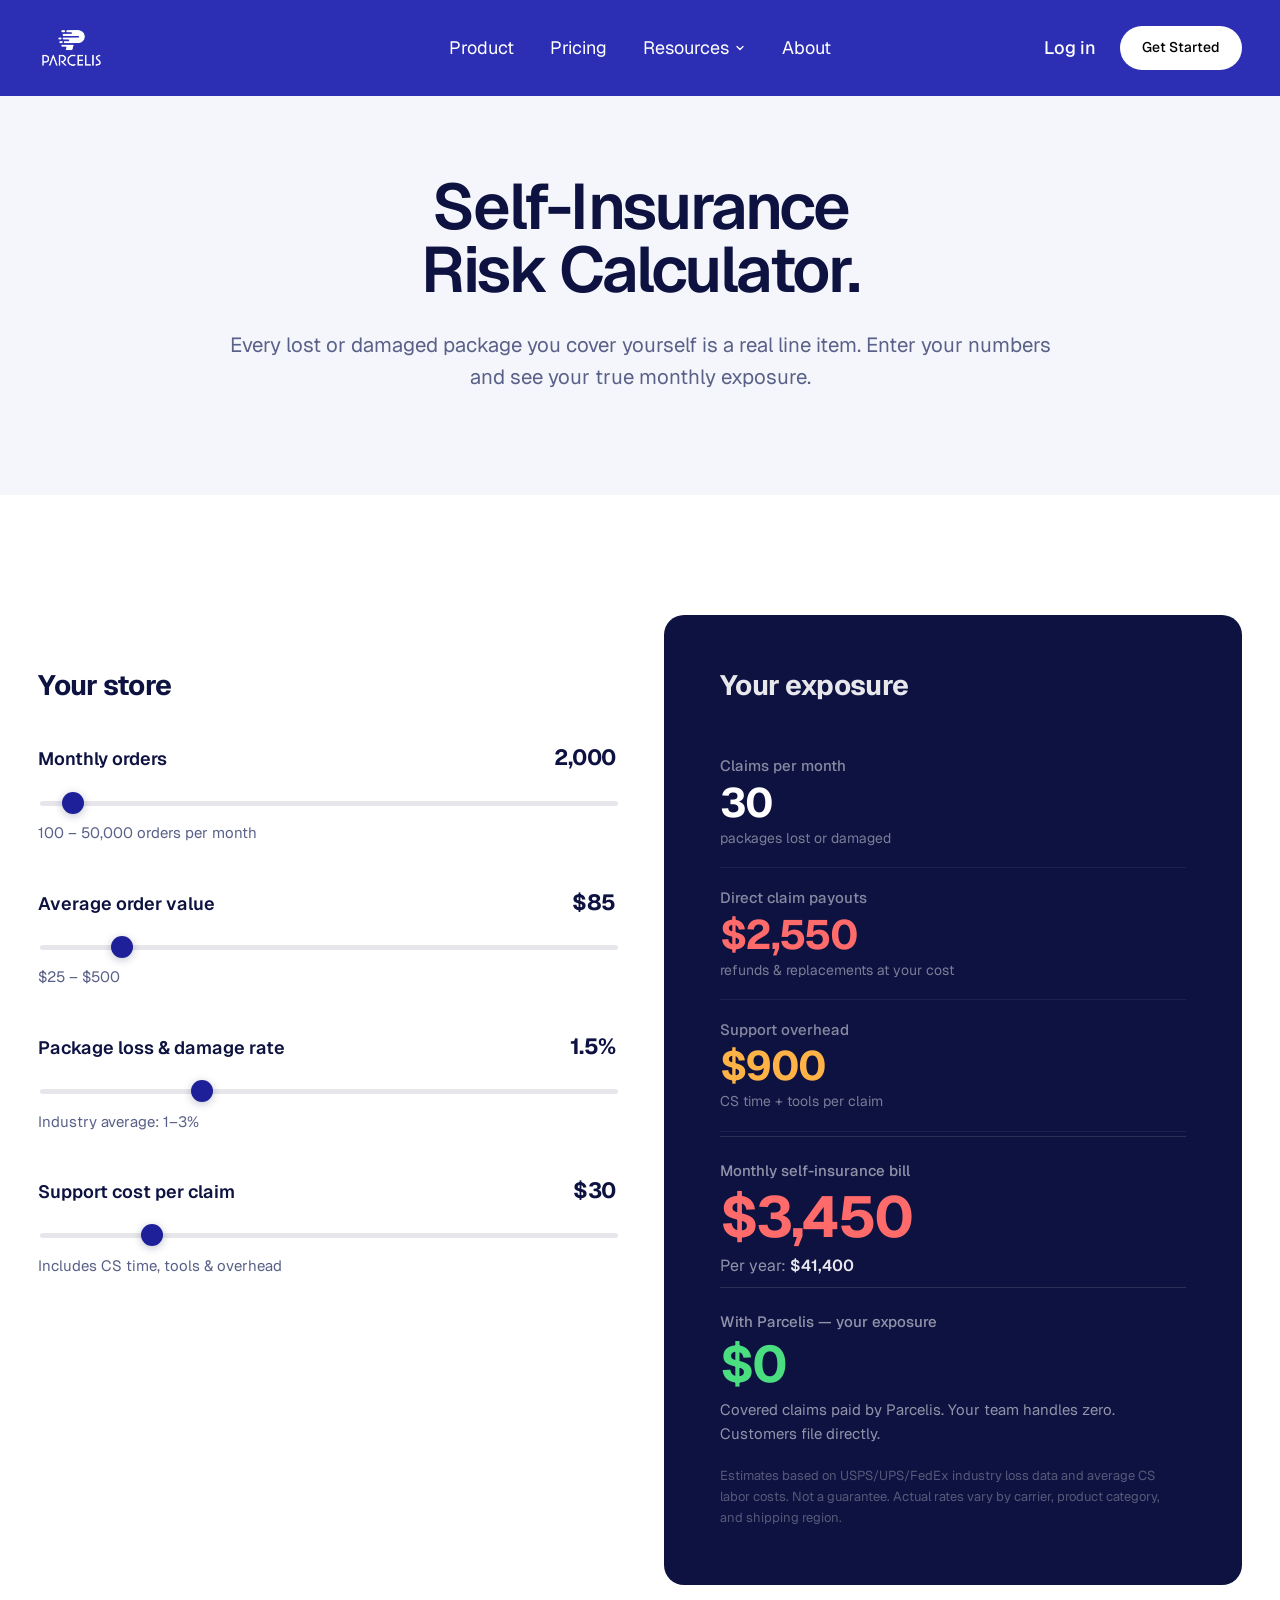
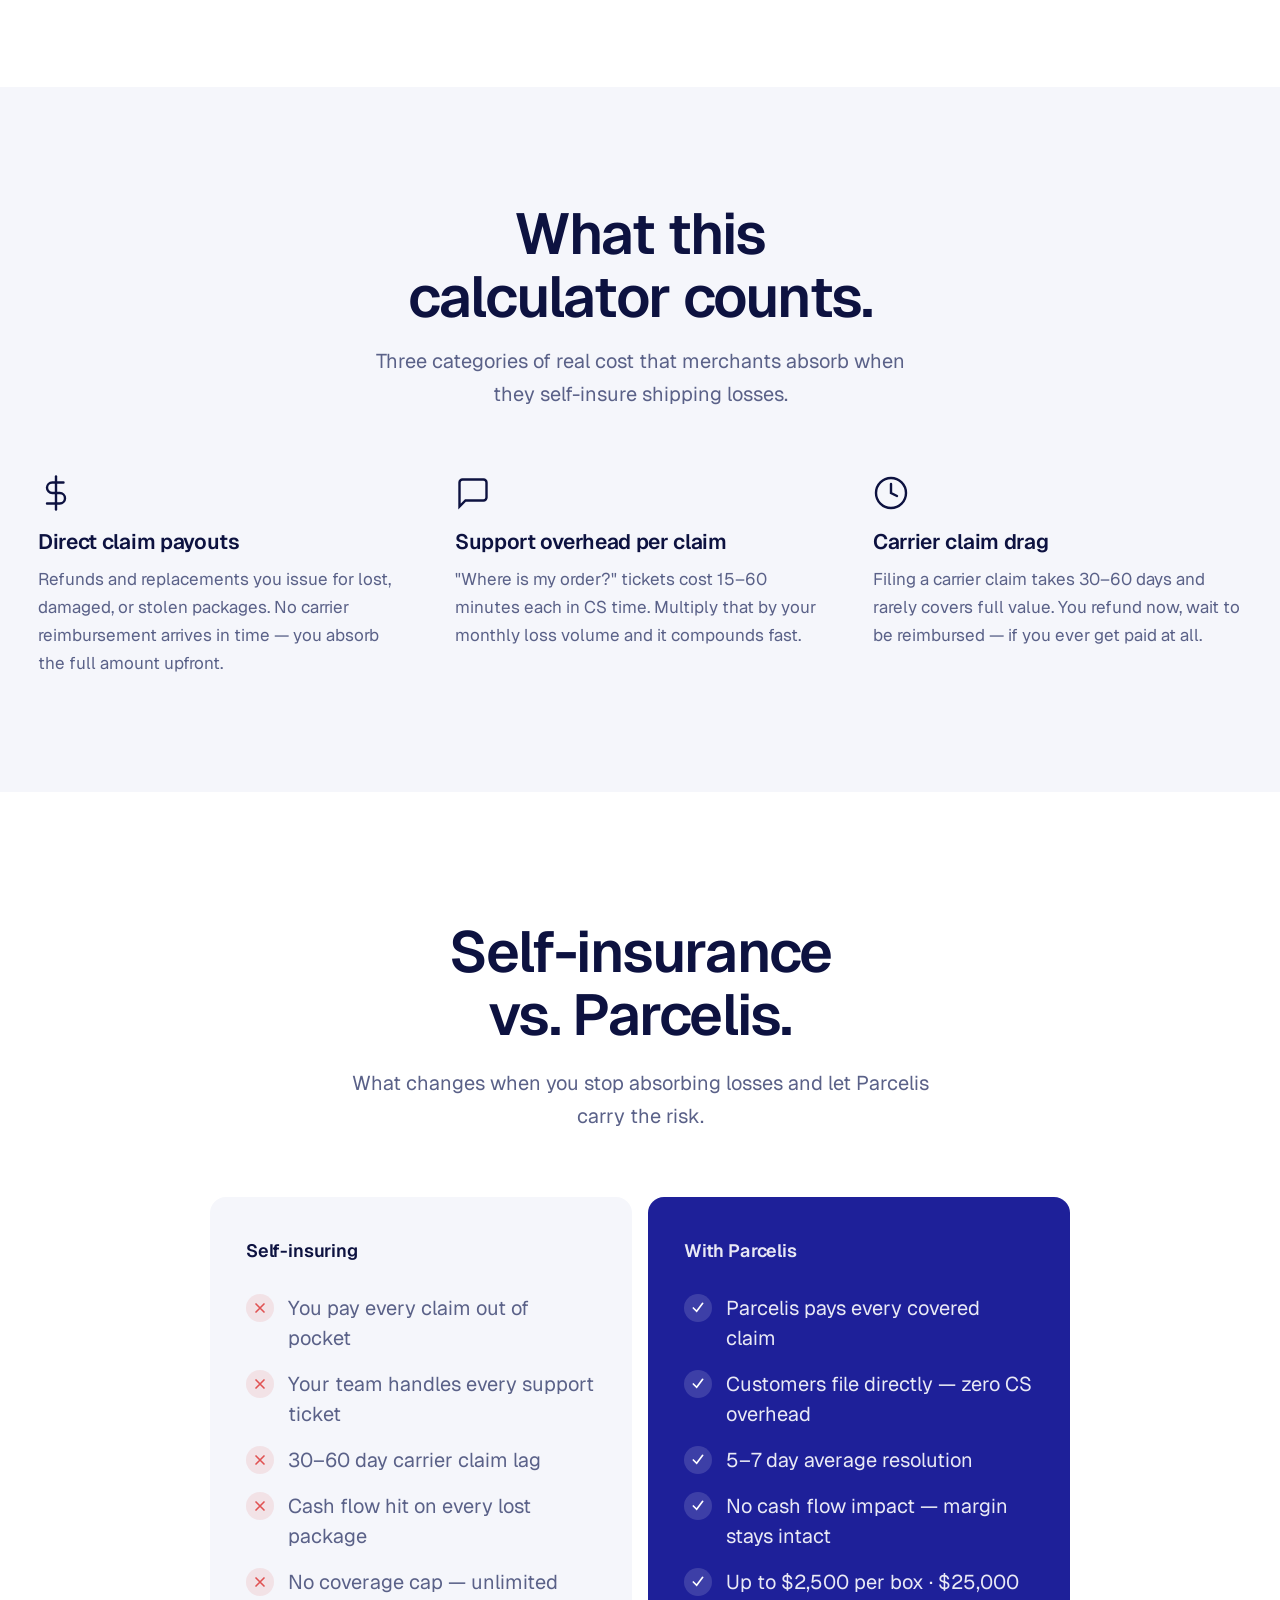
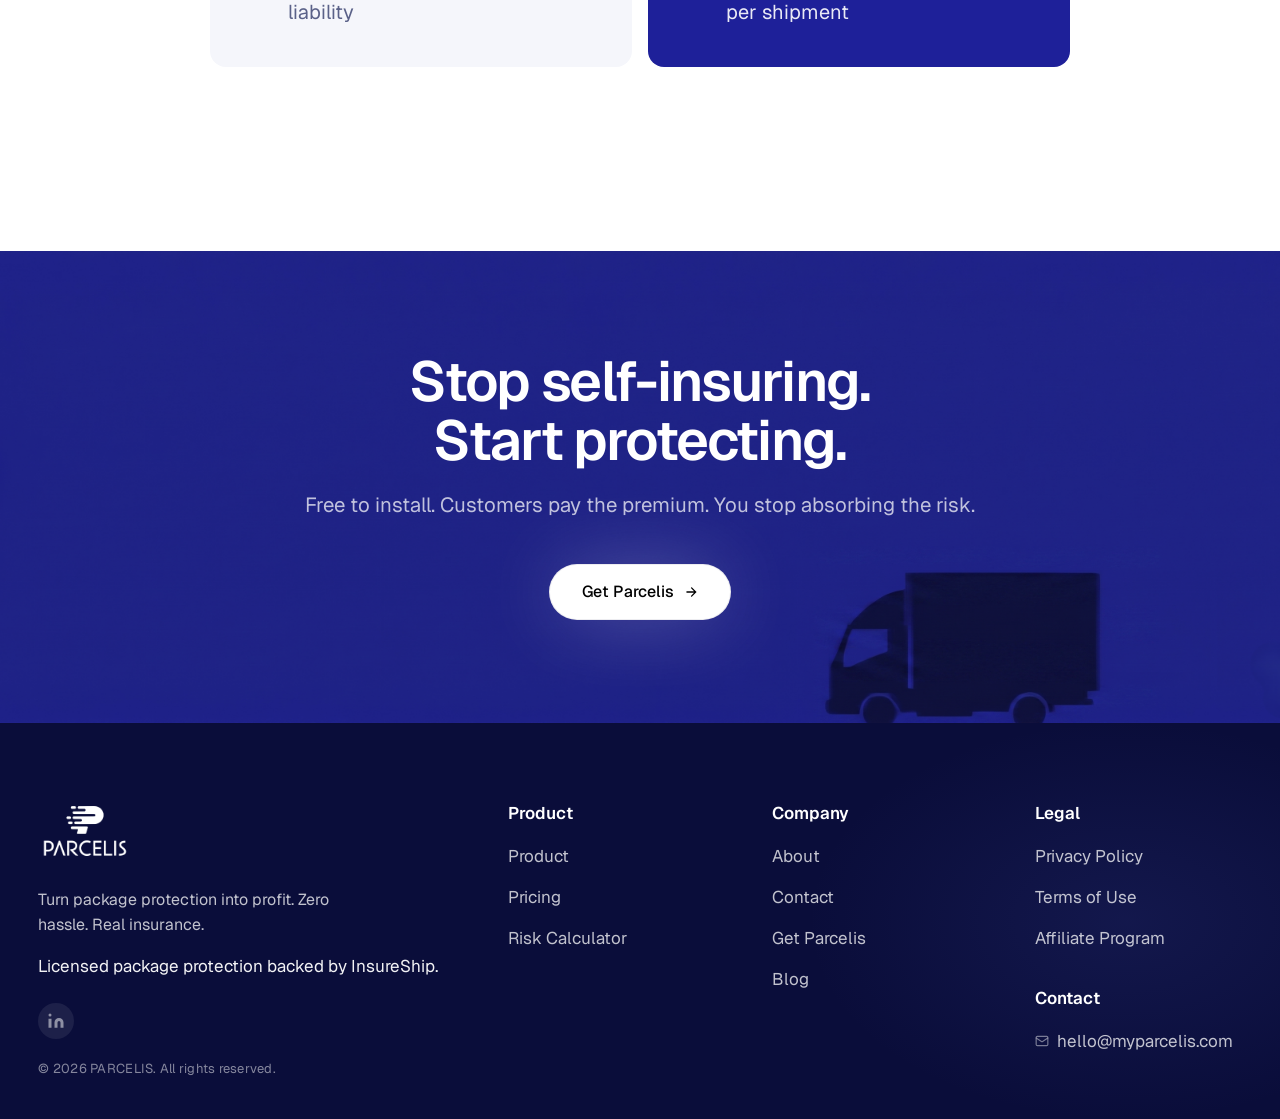
<file: roi-calculator.html>
<!DOCTYPE html>
<html lang="en">
<head>
<meta charset="UTF-8" />
<meta name="viewport" content="width=device-width, initial-scale=1.0" />
<title>Self-Insurance Risk Calculator — Parcelis</title>
<link rel="preconnect" href="https://fonts.googleapis.com" />
<link rel="preconnect" href="https://fonts.gstatic.com" crossorigin />
<link href="https://fonts.googleapis.com/css2?family=Geist:wght@400;500;600;700&family=Geist+Mono:wght@400;500&display=swap" rel="stylesheet" />
<link rel="stylesheet" href="styles.css?v=104" />
<!-- BEGIN PLERDY CODE -->
<script type="text/javascript" data-plerdy_code='1'>
    var _protocol="https:"==document.location.protocol?"https://":"http://";
    _site_hash_code = "8f93c0df6291d58962df1dd53c977215",_suid=76657, plerdyScript=document.createElement("script");
    plerdyScript.setAttribute("defer",""),plerdyScript.dataset.plerdymainscript="plerdymainscript",
    plerdyScript.src="https://a.plerdy.com/public/js/click/main.js?v="+Math.random();
    var plerdymainscript=document.querySelector("[data-plerdymainscript='plerdymainscript']");
    plerdymainscript&&plerdymainscript.parentNode.removeChild(plerdymainscript);
    try{document.head.appendChild(plerdyScript)}catch(t){console.log(t,"unable add script tag")}
</script>
<!-- END PLERDY CODE -->
<style>
/* ── Calculator layout ──────────────────────────── */
.calc-section {
  padding: clamp(72px, 8vw, 112px) 0;
  background: #fff;
}
.calc-grid {
  display: grid;
  grid-template-columns: 1fr 1fr;
  gap: 48px;
  align-items: start;
}

/* Inputs */
.calc-inputs h2 {
  font-size: clamp(22px, 2.4vw, 28px);
  font-weight: 700;
  letter-spacing: -0.025em;
  margin-bottom: 40px;
  padding-top: clamp(40px, 5vw, 56px);
}
.calc-field {
  margin-bottom: 40px;
}
.calc-field:last-child { margin-bottom: 0; }
.calc-field-head {
  display: flex;
  justify-content: space-between;
  align-items: baseline;
  margin-bottom: 14px;
}
.calc-field-head label {
  font-size: 18px;
  font-weight: 600;
  color: var(--ink);
}
.calc-val {
  font-size: 22px;
  font-weight: 700;
  color: var(--ink);
  letter-spacing: -0.02em;
  font-family: var(--font-sans);
}
input[type=range] {
  -webkit-appearance: none;
  width: 100%;
  height: 5px;
  border-radius: 3px;
  background: rgba(13,18,64,0.1);
  outline: none;
  cursor: pointer;
}
input[type=range]::-webkit-slider-thumb {
  -webkit-appearance: none;
  width: 22px;
  height: 22px;
  border-radius: 50%;
  background: var(--navy-800);
  cursor: pointer;
  box-shadow: 0 2px 8px rgba(13,18,64,0.25);
  transition: transform 0.15s, box-shadow 0.15s;
}
input[type=range]::-webkit-slider-thumb:hover {
  transform: scale(1.15);
  box-shadow: 0 4px 12px rgba(13,18,64,0.35);
}
input[type=range]::-moz-range-thumb {
  width: 22px; height: 22px;
  border-radius: 50%;
  background: var(--navy-800);
  cursor: pointer; border: none;
}
.calc-hint {
  font-size: 15px;
  color: var(--muted);
  margin-top: 8px;
}

/* Results */
.calc-results {
  background: var(--ink);
  border-radius: 20px;
  padding: clamp(40px, 5vw, 56px);
  color: #fff;
  position: sticky;
  top: 120px;
}
.calc-results h2 {
  font-size: clamp(22px, 2.4vw, 28px);
  font-weight: 700;
  letter-spacing: -0.02em;
  color: rgba(255,255,255,0.9);
  margin-bottom: 36px;
}
.calc-metric {
  padding: 18px 0;
  border-bottom: 1px solid rgba(255,255,255,0.07);
}
.calc-metric:last-of-type { border-bottom: none; }
.calc-metric-label {
  font-size: 15px;
  font-weight: 500;
  color: rgba(255,255,255,0.5);
  margin-bottom: 5px;
}
.calc-metric-val {
  font-size: clamp(30px, 3.2vw, 44px);
  font-weight: 700;
  letter-spacing: -0.04em;
  line-height: 1;
  color: #fff;
}
.calc-metric-val.red   { color: #ff6b6b; }
.calc-metric-val.amber { color: #ffb347; }
.calc-metric-sub {
  font-size: 14px;
  color: rgba(255,255,255,0.45);
  margin-top: 4px;
}
.calc-total {
  padding: 22px 0 0;
  border-top: 1px solid rgba(255,255,255,0.12);
  margin-top: 4px;
}
.calc-total-label {
  font-size: 15px;
  font-weight: 500;
  color: rgba(255,255,255,0.55);
  margin-bottom: 6px;
}
.calc-total-val {
  font-size: clamp(38px, 4.5vw, 60px);
  font-weight: 700;
  letter-spacing: -0.045em;
  line-height: 1;
  color: #ff6b6b;
}
.calc-annual {
  font-size: 16px;
  color: rgba(255,255,255,0.55);
  margin-top: 8px;
}
.calc-annual strong {
  color: rgba(255,255,255,0.9);
  font-weight: 600;
}
.calc-parcelis {
  padding: 22px 0 0;
  border-top: 1px solid rgba(255,255,255,0.12);
  margin-top: 8px;
}
.calc-parcelis-label {
  font-size: 15px;
  font-weight: 500;
  color: rgba(255,255,255,0.55);
  margin-bottom: 6px;
}
.calc-parcelis-val {
  font-size: clamp(34px, 4vw, 52px);
  font-weight: 700;
  letter-spacing: -0.04em;
  color: #4ade80;
  line-height: 1;
}
.calc-parcelis-sub {
  font-size: 15px;
  color: rgba(255,255,255,0.55);
  margin-top: 8px;
  line-height: 1.6;
}
.calc-disclaimer {
  font-size: 13px;
  color: rgba(255,255,255,0.3);
  line-height: 1.6;
  margin-top: 20px;
}

/* ── What we count ──────────────────────────────── */
.calc-why-section {
  padding: clamp(80px, 9vw, 120px) 0;
  background: var(--surface);
}
.calc-why-grid {
  display: grid;
  grid-template-columns: repeat(3, 1fr);
  gap: 48px;
  margin-top: 56px;
}
.calc-why-item svg {
  color: var(--ink);
  display: block;
  margin-bottom: 20px;
}
.calc-why-item h3 {
  font-size: 21px;
  font-weight: 600;
  letter-spacing: -0.015em;
  margin-bottom: 12px;
}
.calc-why-item p {
  font-size: 17px;
  color: var(--muted);
  line-height: 1.65;
}

/* ── Responsive ─────────────────────────────────── */
@media (max-width: 960px) {
  .calc-grid { grid-template-columns: 1fr; }
  .calc-results { position: static; }
  .calc-why-grid { grid-template-columns: 1fr 1fr; gap: 36px; }
}
@media (max-width: 600px) {
  .calc-why-grid { grid-template-columns: 1fr; }
}
</style>
</head>
<body>

<!-- =================== NAV =================== -->
<header class="nav nav-v2">
  <div class="wrap nav-inner">
    <a class="brand" href="index.html" aria-label="Parcelis home">
      <img class="brand-logo" src="assets/Logo.png" alt="Parcelis" />
    </a>
    <nav class="nav-links" aria-label="Primary">
      <a href="how-it-works.html">Product</a>
      <a href="pricing.html">Pricing</a>
      <div class="nav-dropdown-wrap">
        <a href="resources.html" class="nav-dropdown-trigger">Resources <svg class="nav-chevron" width="12" height="12" viewBox="0 0 24 24" fill="none" stroke="currentColor" stroke-width="2.5" stroke-linecap="round"><polyline points="6 9 12 15 18 9"/></svg></a>
        <div class="nav-dropdown-menu">
          <a href="resources.html">Blog</a>
          <div class="dd-divider"></div>
          <a href="faq.html">FAQ</a>
          <a href="roi-calculator.html">Risk Calculator</a>
        </div>
      </div>
      <a href="about.html">About</a>
    </nav>
    <div class="nav-cta">
      <a class="btn btn-link btn-sm" href="#">Log in</a>
      <a class="btn btn-primary btn-sm" href="#">Get Started</a>
    </div>
  </div>
</header>

<main>

<!-- =================== HERO =================== -->
<section class="page-hero-v2 page-hero-short page-hero-plain">
  <div class="wrap">
    <h1>Self-Insurance<br/>Risk Calculator.</h1>
    <p class="sub">Every lost or damaged package you cover yourself is a real line item. Enter your numbers and see your true monthly exposure.</p>
  </div>
</section>

<!-- =================== CALCULATOR =================== -->
<section class="calc-section">
  <div class="wrap">
    <div class="calc-grid">

      <!-- Inputs -->
      <div class="calc-inputs">
        <h2>Your store</h2>

        <div class="calc-field">
          <div class="calc-field-head">
            <label for="r-orders">Monthly orders</label>
            <span class="calc-val" id="r-orders-val">2,000</span>
          </div>
          <input type="range" id="r-orders" min="100" max="50000" value="2000" step="100" />
          <p class="calc-hint">100 – 50,000 orders per month</p>
        </div>

        <div class="calc-field">
          <div class="calc-field-head">
            <label for="r-aov">Average order value</label>
            <span class="calc-val" id="r-aov-val">$85</span>
          </div>
          <input type="range" id="r-aov" min="25" max="500" value="85" step="5" />
          <p class="calc-hint">$25 – $500</p>
        </div>

        <div class="calc-field">
          <div class="calc-field-head">
            <label for="r-loss">Package loss &amp; damage rate</label>
            <span class="calc-val" id="r-loss-val">1.5%</span>
          </div>
          <input type="range" id="r-loss" min="0.2" max="5" value="1.5" step="0.1" />
          <p class="calc-hint">Industry average: 1–3%</p>
        </div>

        <div class="calc-field">
          <div class="calc-field-head">
            <label for="r-support">Support cost per claim</label>
            <span class="calc-val" id="r-support-val">$30</span>
          </div>
          <input type="range" id="r-support" min="10" max="120" value="30" step="5" />
          <p class="calc-hint">Includes CS time, tools &amp; overhead</p>
        </div>
      </div>

      <!-- Results -->
      <div class="calc-results">
        <h2>Your exposure</h2>

        <div class="calc-metric">
          <div class="calc-metric-label">Claims per month</div>
          <div class="calc-metric-val" id="r-claims">30</div>
          <div class="calc-metric-sub">packages lost or damaged</div>
        </div>

        <div class="calc-metric">
          <div class="calc-metric-label">Direct claim payouts</div>
          <div class="calc-metric-val red" id="r-payout">$2,550</div>
          <div class="calc-metric-sub">refunds &amp; replacements at your cost</div>
        </div>

        <div class="calc-metric">
          <div class="calc-metric-label">Support overhead</div>
          <div class="calc-metric-val amber" id="r-support-cost">$900</div>
          <div class="calc-metric-sub">CS time + tools per claim</div>
        </div>

        <div class="calc-total">
          <div class="calc-total-label">Monthly self-insurance bill</div>
          <div class="calc-total-val" id="r-total">$3,450</div>
          <div class="calc-annual">Per year: <strong id="r-annual">$41,400</strong></div>
        </div>

        <div class="calc-parcelis">
          <div class="calc-parcelis-label">With Parcelis — your exposure</div>
          <div class="calc-parcelis-val">$0</div>
          <div class="calc-parcelis-sub">Covered claims paid by Parcelis. Your team handles zero. Customers file directly.</div>
        </div>

        <p class="calc-disclaimer">Estimates based on USPS/UPS/FedEx industry loss data and average CS labor costs. Not a guarantee. Actual rates vary by carrier, product category, and shipping region.</p>
      </div>

    </div>
  </div>
</section>

<!-- =================== WHAT WE COUNT =================== -->
<section class="calc-why-section">
  <div class="wrap">
    <div class="cov-head reveal">
      <h2>What this calculator counts.</h2>
      <p>Three categories of real cost that merchants absorb when they self-insure shipping losses.</p>
    </div>
    <div class="calc-why-grid">
      <div class="calc-why-item reveal" data-delay="1">
        <svg width="36" height="36" viewBox="0 0 24 24" fill="none" stroke="currentColor" stroke-width="1.6" stroke-linecap="round"><line x1="12" y1="1" x2="12" y2="23"/><path d="M17 5H9.5a3.5 3.5 0 0 0 0 7h5a3.5 3.5 0 0 1 0 7H6"/></svg>
        <h3>Direct claim payouts</h3>
        <p>Refunds and replacements you issue for lost, damaged, or stolen packages. No carrier reimbursement arrives in time — you absorb the full amount upfront.</p>
      </div>
      <div class="calc-why-item reveal" data-delay="2">
        <svg width="36" height="36" viewBox="0 0 24 24" fill="none" stroke="currentColor" stroke-width="1.6" stroke-linecap="round"><path d="M21 15a2 2 0 0 1-2 2H7l-4 4V5a2 2 0 0 1 2-2h14a2 2 0 0 1 2 2z"/></svg>
        <h3>Support overhead per claim</h3>
        <p>"Where is my order?" tickets cost 15–60 minutes each in CS time. Multiply that by your monthly loss volume and it compounds fast.</p>
      </div>
      <div class="calc-why-item reveal" data-delay="3">
        <svg width="36" height="36" viewBox="0 0 24 24" fill="none" stroke="currentColor" stroke-width="1.6" stroke-linecap="round"><circle cx="12" cy="12" r="10"/><path d="M12 6v6l4 2"/></svg>
        <h3>Carrier claim drag</h3>
        <p>Filing a carrier claim takes 30–60 days and rarely covers full value. You refund now, wait to be reimbursed — if you ever get paid at all.</p>
      </div>
    </div>
  </div>
</section>

<!-- =================== COMPARE =================== -->
<section class="claims-compare">
  <div class="wrap">
    <div class="cc-head reveal">
      <h2>Self-insurance vs. Parcelis.</h2>
      <p>What changes when you stop absorbing losses and let Parcelis carry the risk.</p>
    </div>
    <div class="cc-grid">
      <div class="cc-col cc-bad reveal" data-delay="1">
        <div class="cc-col-label">Self-insuring</div>
        <ul class="cc-list">
          <li><span class="cc-ic cc-ic-bad"><svg width="16" height="16" viewBox="0 0 24 24" fill="none" stroke="currentColor" stroke-width="2.5" stroke-linecap="round"><path d="M18 6 6 18M6 6l12 12"/></svg></span>You pay every claim out of pocket</li>
          <li><span class="cc-ic cc-ic-bad"><svg width="16" height="16" viewBox="0 0 24 24" fill="none" stroke="currentColor" stroke-width="2.5" stroke-linecap="round"><path d="M18 6 6 18M6 6l12 12"/></svg></span>Your team handles every support ticket</li>
          <li><span class="cc-ic cc-ic-bad"><svg width="16" height="16" viewBox="0 0 24 24" fill="none" stroke="currentColor" stroke-width="2.5" stroke-linecap="round"><path d="M18 6 6 18M6 6l12 12"/></svg></span>30–60 day carrier claim lag</li>
          <li><span class="cc-ic cc-ic-bad"><svg width="16" height="16" viewBox="0 0 24 24" fill="none" stroke="currentColor" stroke-width="2.5" stroke-linecap="round"><path d="M18 6 6 18M6 6l12 12"/></svg></span>Cash flow hit on every lost package</li>
          <li><span class="cc-ic cc-ic-bad"><svg width="16" height="16" viewBox="0 0 24 24" fill="none" stroke="currentColor" stroke-width="2.5" stroke-linecap="round"><path d="M18 6 6 18M6 6l12 12"/></svg></span>No coverage cap — unlimited liability</li>
        </ul>
      </div>
      <div class="cc-col cc-good reveal" data-delay="2">
        <div class="cc-col-label">With Parcelis</div>
        <ul class="cc-list">
          <li><span class="cc-ic cc-ic-good"><svg width="16" height="16" viewBox="0 0 24 24" fill="none" stroke="currentColor" stroke-width="2.5" stroke-linecap="round"><path d="m5 12 5 5 9-12"/></svg></span>Parcelis pays every covered claim</li>
          <li><span class="cc-ic cc-ic-good"><svg width="16" height="16" viewBox="0 0 24 24" fill="none" stroke="currentColor" stroke-width="2.5" stroke-linecap="round"><path d="m5 12 5 5 9-12"/></svg></span>Customers file directly — zero CS overhead</li>
          <li><span class="cc-ic cc-ic-good"><svg width="16" height="16" viewBox="0 0 24 24" fill="none" stroke="currentColor" stroke-width="2.5" stroke-linecap="round"><path d="m5 12 5 5 9-12"/></svg></span>5–7 day average resolution</li>
          <li><span class="cc-ic cc-ic-good"><svg width="16" height="16" viewBox="0 0 24 24" fill="none" stroke="currentColor" stroke-width="2.5" stroke-linecap="round"><path d="m5 12 5 5 9-12"/></svg></span>No cash flow impact — margin stays intact</li>
          <li><span class="cc-ic cc-ic-good"><svg width="16" height="16" viewBox="0 0 24 24" fill="none" stroke="currentColor" stroke-width="2.5" stroke-linecap="round"><path d="m5 12 5 5 9-12"/></svg></span>Up to $2,500 per box · $25,000 per shipment</li>
        </ul>
      </div>
    </div>
  </div>
</section>

<!-- =================== CTA =================== -->
<section class="cta-big">
  <div class="wrap">
    <h2>Stop self-insuring.<br/>Start protecting.</h2>
    <p class="sub">Free to install. Customers pay the premium. You stop absorbing the risk.</p>
    <a class="pill" href="#">Get Parcelis <svg width="14" height="14" viewBox="0 0 24 24" fill="none" stroke="currentColor" stroke-width="2.2" stroke-linecap="round"><path d="M5 12h14M13 5l7 7-7 7"/></svg></a>
  </div>
</section>

</main>

<!-- =================== FOOTER =================== -->
<footer class="footer-v2">
  <div class="wrap">
    <div class="footer-card">
      <div>
        <a class="brand" href="index.html">
          <img class="brand-logo" src="assets/Logo.png" alt="Parcelis" />
        </a>
        <p class="blurb">Turn package protection into profit. Zero hassle. Real insurance.</p>
        <p class="trust-strip">Licensed package protection backed by InsureShip.</p>
        <div class="footer-social">
          <a href="#" class="footer-social-link" aria-label="LinkedIn">
            <svg width="18" height="18" viewBox="0 0 24 24" fill="currentColor"><path d="M16 8a6 6 0 0 1 6 6v7h-4v-7a2 2 0 0 0-2-2 2 2 0 0 0-2 2v7h-4v-7a6 6 0 0 1 6-6zM2 9h4v12H2z"/><circle cx="4" cy="4" r="2"/></svg>
          </a>
        </div>
        <p class="footer-copyright">© 2026 PARCELIS. All rights reserved.</p>
      </div>
      <div>
        <h3>Product</h3>
        <ul>
          <li><a href="how-it-works.html">Product</a></li>
          <li><a href="pricing.html">Pricing</a></li>
          <li><a href="roi-calculator.html">Risk Calculator</a></li>
        </ul>
      </div>
      <div>
        <h3>Company</h3>
        <ul>
          <li><a href="about.html">About</a></li>
          <li><a href="contact.html">Contact</a></li>
          <li><a href="#">Get Parcelis</a></li>
          <li><a href="resources.html">Blog</a></li>
        </ul>
      </div>
      <div>
        <h3>Legal</h3>
        <ul>
          <li><a href="#">Privacy Policy</a></li>
          <li><a href="#">Terms of Use</a></li>
          <li><a href="#">Affiliate Program</a></li>
        </ul>
        <h3 style="margin-top: 36px;">Contact</h3>
        <ul>
          <li>
            <a href="mailto:hello@myparcelis.com" class="footer-email-link">
              <svg width="14" height="14" viewBox="0 0 24 24" fill="none" stroke="currentColor" stroke-width="2" stroke-linecap="round"><rect x="2" y="4" width="20" height="16" rx="2"/><path d="m22 7-8.97 5.7a1.94 1.94 0 0 1-2.06 0L2 7"/></svg>
              hello@myparcelis.com
            </a>
          </li>
        </ul>
      </div>
    </div>
  </div>
</footer>

<script src="script.js?v=23"></script>
<script src="tweaks.js?v=3"></script>
<script>
const rOrders  = document.getElementById('r-orders');
const rAov     = document.getElementById('r-aov');
const rLoss    = document.getElementById('r-loss');
const rSupport = document.getElementById('r-support');

function fmt(n)    { return n.toLocaleString('en-US', { maximumFractionDigits: 0 }); }
function fmtCur(n) { return '$' + n.toLocaleString('en-US', { maximumFractionDigits: 0 }); }

function updateCalc() {
  const orders      = parseInt(rOrders.value);
  const aov         = parseInt(rAov.value);
  const lossRate    = parseFloat(rLoss.value) / 100;
  const supportCost = parseInt(rSupport.value);

  const claimsPerMonth  = Math.round(orders * lossRate);
  const payoutMonthly   = Math.round(claimsPerMonth * aov);
  const supportMonthly  = Math.round(claimsPerMonth * supportCost);
  const totalMonthly    = payoutMonthly + supportMonthly;
  const totalAnnual     = totalMonthly * 12;

  document.getElementById('r-orders-val').textContent  = fmt(orders);
  document.getElementById('r-aov-val').textContent     = '$' + aov;
  document.getElementById('r-loss-val').textContent    = parseFloat(rLoss.value).toFixed(1) + '%';
  document.getElementById('r-support-val').textContent = '$' + supportCost;

  document.getElementById('r-claims').textContent       = fmt(claimsPerMonth);
  document.getElementById('r-payout').textContent       = fmtCur(payoutMonthly);
  document.getElementById('r-support-cost').textContent = fmtCur(supportMonthly);
  document.getElementById('r-total').textContent        = fmtCur(totalMonthly);
  document.getElementById('r-annual').textContent       = fmtCur(totalAnnual);
}

[rOrders, rAov, rLoss, rSupport].forEach(el => el.addEventListener('input', updateCalc));
updateCalc();
</script>
</body>
</html>
</file>
<file: styles.css>
/* Parcelis — refined navy redesign */

:root {
  /* palette: royal blue, light theme, warm peach complement (used sparingly) */
  --ink: #111111;            /* primary brand ink */
  --navy-950: #0a0d3a;
  --navy-900: #141a7a;
  --navy-800: #1e2099;       /* core royal brand */
  --navy-700: #2c2eb3;
  --navy-600: #4548d9;
  --navy-500: #6e71e8;
  --navy-300: #b8baef;
  --navy-200: #d6d7f6;
  --navy-100: #e7e8fb;
  --navy-50:  #f3f4fe;

  /* warm complementary accent — used sparingly, never as bg */
  --pop-600: #d96a48;
  --pop-500: #ff8a66;
  --pop-400: #ffb19a;
  --pop-100: #ffe4d8;
  --pop-50:  #fff3ec;

  /* legacy aliases */
  --pop2-600: var(--pop-600);
  --pop2-500: var(--pop-500);
  --pop2-400: var(--pop-400);
  --pop2-100: var(--pop-100);
  --pop2-50:  var(--pop-50);
  --cream-50: #ffffff;
  --cream-100: #f5f6fb;
  --cream-200: #e7e9f4;
  --mint-600: var(--navy-800);
  --mint-500: var(--navy-700);
  --mint-400: var(--navy-600);
  --mint-100: var(--navy-100);
  --mint-50:  var(--navy-50);

  --paper: #ffffff;
  --bg: #ffffff;
  --surface: #f5f6fb;
  --surface-2: #eef0fb;
  --text: #111111;
  --muted: #5a6188;
  --hair: rgba(13,18,64,0.08);
  --hair-2: rgba(13,18,64,0.14);

  --radius-xs: 4px;
  --radius-sm: 6px;
  --radius-md: 8px;
  --radius-lg: 12px;
  --radius-xl: 16px;

  --shadow-card: 0 1px 0 rgba(10,16,36,0.04), 0 24px 48px -24px rgba(10,16,36,0.18);
  --shadow-soft: 0 1px 2px rgba(10,16,36,0.05), 0 8px 24px -12px rgba(10,16,36,0.12);

  --max: 1360px;
  --pad: clamp(20px, 4vw, 56px);

  --font-sans: "Geist", "Söhne", "Inter Tight", system-ui, -apple-system, "Segoe UI", sans-serif;
  --font-mono: "Geist Mono", "JetBrains Mono", ui-monospace, "SF Mono", Menlo, monospace;
  --font-display: "Geist", "Söhne", system-ui, sans-serif;

  --cyan: #22d3ee;

  --density: 1;
}

[data-density="compact"] { --density: 0.78; }

* { box-sizing: border-box; }
html { scroll-behavior: smooth; -webkit-text-size-adjust: 100%; }
body {
  margin: 0;
  font-family: var(--font-sans);
  font-feature-settings: "ss01","ss02","cv11";
  color: var(--text);
  background: var(--bg);
  -webkit-font-smoothing: antialiased;
  text-rendering: optimizeLegibility;
  font-size: 16px;
  line-height: 1.55;
}

img, svg { display: block; max-width: 100%; }

a { color: inherit; text-decoration: none; }

button { font: inherit; cursor: pointer; border: 0; background: none; color: inherit; }

::selection { background: var(--mint-500); color: var(--navy-950); }

/* ============ layout ============ */
.wrap { max-width: var(--max); margin: 0 auto; padding-left: clamp(20px, 3vw, 48px); padding-right: clamp(20px, 3vw, 48px); }

section { padding: calc(220px * var(--density)) 0; position: relative; }
section.tight { padding: calc(64px * var(--density)) 0; }
section.page-hero-v2 { padding-top: clamp(320px, 28vw, 480px); padding-bottom: clamp(200px, 22vw, 360px); }
section.page-hero-short {
  margin-top: 0 !important;
  padding-top: clamp(120px, 10vw, 160px) !important;
  padding-bottom: clamp(80px, 8vw, 120px) !important;
  min-height: 52vh;
}
@media (max-width: 768px) {
  section.page-hero-short {
    padding-top: 140px !important;
    padding-bottom: 100px !important;
    min-height: 64vh;
  }
}
section.page-hero-plain {
  background: var(--surface) !important;
}
section.page-hero-plain h1 { color: var(--ink) !important; font-size: clamp(38px, 5vw, 68px) !important; margin-top: 48px; }
section.page-hero-plain .sub { color: var(--muted) !important; }
section.hero-v2 + section,
section.page-hero-v2 + section { padding-top: calc(120px * var(--density)); }

.eyebrow {
  display: none;
}
.eyebrow.on-dark { display: none; }

h1, h2, h3, h4 {
  font-family: var(--font-display);
  color: var(--ink);
  letter-spacing: -0.02em;
  font-weight: 600;
  line-height: 1.04;
  margin: 0;
  text-wrap: balance;
}
h1 { font-size: clamp(48px, 6.8vw, 96px); letter-spacing: -0.035em; font-weight: 600; line-height: 1.0; }
h2 { font-size: clamp(38px, 4.6vw, 64px); letter-spacing: -0.028em; font-weight: 600; }
h3 { font-size: clamp(24px, 2.2vw, 32px); letter-spacing: -0.02em; font-weight: 600; }
h4 { font-size: 20px; letter-spacing: -0.01em; font-weight: 600; }

p { margin: 0; color: var(--muted); text-wrap: pretty; }
.lede { font-size: clamp(17px, 1.4vw, 20px); line-height: 1.55; color: var(--muted); max-width: 56ch; }

.section-head { display: grid; grid-template-columns: 1fr; gap: 24px; max-width: 760px; margin-bottom: 56px; }
.section-head.center { margin-left: auto; margin-right: auto; text-align: center; }
.section-head.center .eyebrow { justify-self: center; }
.section-head .lede { max-width: 56ch; }

/* ============ buttons ============ */
.btn {
  display: inline-flex; align-items: center; gap: 10px;
  height: 48px; padding: 0 22px;
  border-radius: 999px;
  font-weight: 500; font-size: 15px;
  transition: transform .12s ease, background .15s ease, color .15s ease, box-shadow .2s ease;
  white-space: nowrap;
}
.btn:active { transform: translateY(1px); }
.btn-primary { background: var(--navy-800); color: #fff; }
.btn-primary:hover { background: var(--navy-700); }
.btn-primary.mint { background: var(--navy-800); color: #fff; }
.btn-primary.mint:hover { background: var(--navy-700); }
.btn-ghost { background: transparent; color: var(--ink); box-shadow: inset 0 0 0 1px var(--hair-2); }
.btn-ghost:hover { background: var(--paper); }
.btn-ghost.on-dark { color: var(--cream-50); box-shadow: inset 0 0 0 1px rgba(255,255,255,0.18); }
.btn-ghost.on-dark:hover { background: rgba(255,255,255,0.08); }
.btn-link { color: var(--ink); font-weight: 500; display: inline-flex; align-items: center; gap: 6px; }
.btn-link:hover { color: var(--navy-700); }
.btn-link.on-dark { color: var(--cream-50); }
.btn .arrow { transition: transform .2s ease; }
.btn:hover .arrow { transform: translateX(3px); }

.btn-sm { height: 38px; padding: 0 16px; font-size: 14px; }

/* ============ nav ============ */
.nav {
  position: sticky; top: 0; z-index: 50;
  background: rgba(250,248,242,0.72);
  backdrop-filter: saturate(140%) blur(14px);
  -webkit-backdrop-filter: saturate(140%) blur(14px);
  border-bottom: 1px solid transparent;
  transition: border-color .2s ease, background .2s ease;
}
.nav.scrolled { border-bottom-color: var(--hair); background: rgba(250,248,242,0.92); }
.nav-inner { display: flex; align-items: center; justify-content: space-between; height: 72px; }
.brand { display: inline-flex; align-items: center; gap: 10px; font-weight: 600; letter-spacing: -0.02em; font-size: 19px; color: var(--ink); }
.brand-mark {
  width: 28px; height: 28px; border-radius: 8px;
  background: var(--ink);
  display: grid; place-items: center;
  color: var(--mint-400);
  position: relative;
  overflow: hidden;
}
.brand-mark::after {
  content: ""; position: absolute; inset: 0;
  background: radial-gradient(circle at 30% 20%, rgba(28,194,150,0.45), transparent 60%);
}
.brand-mark svg { position: relative; z-index: 1; }
.nav-links { display: flex; gap: 4px; align-items: center; }
.nav-links a {
  padding: 8px 14px; border-radius: 999px;
  font-size: 14.5px; color: var(--text);
  transition: background .15s ease;
}
.nav-links a:hover { background: var(--hair); }
.nav-links a.active { background: var(--ink); color: var(--cream-50); }
.nav-cta { display: flex; gap: 8px; align-items: center; }

@media (max-width: 860px) {
  .nav-links { display: none; }
}

/* ============ hero ============ */
.hero {
  position: relative; overflow: hidden;
  background: var(--navy-800);
  color: #ffffff;
  padding: clamp(72px, 9vw, 120px) 0 0;
  isolation: isolate;
}
.hero::before {
  content: ""; position: absolute; inset: 0; z-index: 0;
  background:
    radial-gradient(900px 500px at 80% 10%, rgba(255,138,102,0.18), transparent 60%),
    radial-gradient(1000px 600px at 0% 100%, rgba(69,72,217,0.45), transparent 60%);
  pointer-events: none;
}
.hero::before {
  content: ""; position: absolute; inset: 0; z-index: 0;
  background:
    radial-gradient(800px 400px at 80% 0%, rgba(28,194,150,0.18), transparent 60%),
    radial-gradient(900px 500px at 0% 100%, rgba(42,71,168,0.4), transparent 60%);
  pointer-events: none;
}
.hero-grid {
  position: absolute; inset: 0;
  background-image:
    linear-gradient(to right, rgba(255,255,255,0.04) 1px, transparent 1px),
    linear-gradient(to bottom, rgba(255,255,255,0.04) 1px, transparent 1px);
  background-size: 80px 80px;
  mask-image: radial-gradient(ellipse 70% 80% at 50% 30%, black, transparent 80%);
  z-index: 0;
}
.hero-inner { position: relative; z-index: 1; display: grid; grid-template-columns: 1.15fr 1fr; gap: 64px; align-items: center; padding-bottom: 100px; }
.hero-text { padding-bottom: 20px; }
.hero h1 { color: #fff; line-height: 1.0; max-width: 100%; }
.hero h1 em {
  font-style: normal;
  display: block;
  background: linear-gradient(180deg, #ffd2bd, var(--pop-400));
  -webkit-background-clip: text; background-clip: text;
  color: transparent;
  font-family: "Instrument Serif", "Tiempos Headline", "Iowan Old Style", Georgia, serif;
  font-weight: 400;
  letter-spacing: -0.005em;
  font-size: 1em;
  line-height: 1.05;
  margin-top: 0.05em;
  padding-bottom: 0.1em;
}
.hero .lede { color: rgba(255,255,255,0.72); max-width: 52ch; font-size: clamp(17px, 1.4vw, 21px); }
/* hero-specific button: white pill on dark bg */
.hero .btn-primary {
  background: #ffffff;
  color: var(--ink);
}
.hero .btn-primary:hover {
  background: var(--surface);
}
.hero .btn-ghost.on-dark {
  color: #fff;
  box-shadow: inset 0 0 0 1px rgba(255,255,255,0.3);
}
.hero-cta { display: flex; gap: 12px; margin-top: 40px; flex-wrap: wrap; }
.hero-meta {
  display: flex; flex-wrap: wrap; gap: 14px;
  margin-top: 48px;
  font-family: var(--font-mono);
  font-size: 12px; letter-spacing: 0.06em; text-transform: uppercase;
  color: rgba(255,255,255,0.55);
}
.hero-meta span { display: inline-flex; align-items: center; gap: 8px; }

/* hero checkout widget visual */
.hero-visual { position: relative; }
.hero-checkout {
  background: #fff;
  border-radius: 14px;
  box-shadow: 0 60px 120px -40px rgba(0,0,0,0.5), 0 30px 60px -20px rgba(69,72,217,0.18);
  color: var(--ink);
  position: relative;
  overflow: hidden;
  max-width: 460px;
  margin-left: auto;
}
.hc-head {
  display: flex; justify-content: space-between; align-items: center;
  padding: 16px 22px;
  border-bottom: 1px solid var(--hair);
  background: var(--surface);
}
.hc-store { font-weight: 600; font-size: 15px; letter-spacing: -0.01em; }
.hc-step { font-family: var(--font-mono); font-size: 11px; letter-spacing: 0.1em; text-transform: uppercase; color: var(--muted); }
.hc-body { padding: 22px; display: flex; flex-direction: column; gap: 14px; }
.hc-row { display: flex; justify-content: space-between; font-size: 14.5px; color: var(--text); }
.hc-mono { font-family: var(--font-mono); }
.hc-protect {
  display: flex; align-items: center; justify-content: space-between; gap: 12px;
  padding: 16px;
  border: 1.5px solid var(--navy-800);
  background: var(--navy-50);
  border-radius: 10px;
  margin-top: 6px;
}
.hc-protect-left { display: flex; align-items: center; gap: 12px; }
.hc-shield {
  width: 36px; height: 36px; border-radius: 8px;
  background: var(--navy-800); color: white;
  display: grid; place-items: center;
  flex-shrink: 0;
}
.hc-t { font-weight: 600; font-size: 14.5px; line-height: 1.2; }
.hc-s { font-size: 12.5px; color: var(--muted); margin-top: 2px; }
.hc-right { display: flex; align-items: center; gap: 12px; }
.hc-switch {
  width: 40px; height: 24px; background: var(--navy-800); border-radius: 999px; position: relative; flex-shrink: 0;
}
.hc-switch::after {
  content: ""; position: absolute; top: 2px; right: 2px;
  width: 20px; height: 20px; border-radius: 50%; background: #fff;
}
.hc-total {
  display: flex; justify-content: space-between; align-items: baseline;
  padding-top: 14px; border-top: 1px solid var(--hair);
}
.hc-total span:first-child { font-weight: 600; font-size: 15px; }
.hc-total-v { font-size: 18px; font-weight: 600; }
.hc-cta {
  display: block; width: 100%;
  height: 48px; border-radius: 999px;
  background: var(--ink); color: #fff;
  font-weight: 500; font-size: 15px;
  margin-top: 8px;
  cursor: default;
}
.hc-tag {
  position: absolute; top: 14px; right: -14px;
  background: var(--pop-500); color: var(--ink);
  font-family: var(--font-mono); font-size: 11px; letter-spacing: 0.08em; text-transform: uppercase;
  padding: 6px 12px;
  border-radius: 999px;
  font-weight: 500;
  transform: rotate(8deg);
  box-shadow: 0 8px 20px -8px rgba(255,138,102,0.6);
}

/* hero curve bottom */
.hero-curve {
  position: absolute;
  bottom: -1px; left: 0; right: 0;
  height: 100px;
  z-index: 2;
  pointer-events: none;
  line-height: 0;
}
.hero-curve svg { width: 100%; height: 100%; display: block; }

@media (max-width: 900px) {
  .hero-inner { grid-template-columns: 1fr; gap: 48px; padding-bottom: 120px; }
  .hero-checkout { margin-left: 0; max-width: 100%; }
  .hero-curve { height: 60px; }
}

/* hero visual */
.hero-visual {
  margin-top: 80px;
  position: relative;
  padding-bottom: 48px;
}

.dashboard {
  position: relative;
  border-radius: 22px;
  background: linear-gradient(180deg, #0c1740, #0a1130);
  box-shadow:
    0 0 0 1px rgba(255,255,255,0.08) inset,
    0 60px 120px -40px rgba(0,0,0,0.6),
    0 30px 60px -20px rgba(28,194,150,0.12);
  overflow: hidden;
  color: #fff;
}
.dash-bar {
  display: flex; align-items: center; gap: 8px;
  padding: 12px 16px;
  border-bottom: 1px solid rgba(255,255,255,0.08);
  font-family: var(--font-mono); font-size: 12px;
  color: rgba(255,255,255,0.6);
}
.dash-bar .dot { width: 10px; height: 10px; border-radius: 50%; background: rgba(255,255,255,0.15); }
.dash-bar .dot:nth-child(2) { background: rgba(255,255,255,0.22); }
.dash-bar .dot:nth-child(3) { background: rgba(255,255,255,0.3); }
.dash-bar .url { margin-left: 12px; }
.dash-bar .url b { color: rgba(255,255,255,0.95); font-weight: 500; }

.dash-body {
  display: grid;
  grid-template-columns: 220px 1fr;
  min-height: 460px;
}
.dash-side {
  border-right: 1px solid rgba(255,255,255,0.07);
  padding: 18px 14px;
  display: flex; flex-direction: column; gap: 4px;
  background: rgba(255,255,255,0.015);
}
.dash-side .sec-label { font-family: var(--font-mono); font-size: 10.5px; text-transform: uppercase; letter-spacing: 0.12em; color: rgba(255,255,255,0.4); padding: 12px 10px 6px; }
.dash-side a {
  display: flex; align-items: center; gap: 10px;
  padding: 8px 10px; border-radius: 8px;
  font-size: 13.5px; color: rgba(255,255,255,0.7);
}
.dash-side a.active { background: rgba(28,194,150,0.12); color: #fff; box-shadow: inset 0 0 0 1px rgba(28,194,150,0.25); }
.dash-side a .ico { width: 16px; height: 16px; color: rgba(255,255,255,0.5); }
.dash-side a.active .ico { color: var(--mint-400); }

.dash-main { padding: 28px 32px; display: flex; flex-direction: column; gap: 24px; }
.dash-h {
  display: flex; justify-content: space-between; align-items: flex-start;
}
.dash-h h4 { color: #fff; font-size: 22px; letter-spacing: -0.02em; }
.dash-h p { color: rgba(255,255,255,0.55); font-size: 13px; margin-top: 4px; }
.dash-h .seg {
  display: flex; gap: 2px; padding: 3px; background: rgba(255,255,255,0.06); border-radius: 10px;
  font-family: var(--font-mono); font-size: 11px; letter-spacing: 0.04em;
}
.dash-h .seg span { padding: 6px 10px; border-radius: 7px; color: rgba(255,255,255,0.5); }
.dash-h .seg span.on { background: rgba(255,255,255,0.1); color: #fff; }

.kpi-row { display: grid; grid-template-columns: repeat(3, 1fr); gap: 16px; }
.kpi {
  padding: 18px;
  border-radius: 14px;
  background: rgba(255,255,255,0.04);
  border: 1px solid rgba(255,255,255,0.06);
}
.kpi .label { font-family: var(--font-mono); font-size: 11px; color: rgba(255,255,255,0.55); letter-spacing: 0.08em; text-transform: uppercase; }
.kpi .val { font-size: 30px; letter-spacing: -0.025em; font-weight: 500; margin-top: 6px; color: #fff; }
.kpi .delta { font-family: var(--font-mono); font-size: 12px; color: var(--mint-400); margin-top: 4px; display: inline-flex; align-items: center; gap: 4px; }
.kpi .delta.neg { color: #ff9b8a; }

.dash-chart {
  border-radius: 14px;
  background: rgba(255,255,255,0.04);
  border: 1px solid rgba(255,255,255,0.06);
  padding: 18px;
  display: grid; grid-template-columns: 1fr; gap: 14px;
  min-height: 180px;
}
.dash-chart-head { display: flex; justify-content: space-between; align-items: center; }
.dash-chart-head .t { font-size: 14px; color: #fff; }
.dash-chart-head .legend { display: flex; gap: 14px; font-family: var(--font-mono); font-size: 11px; color: rgba(255,255,255,0.55); }
.dash-chart-head .legend i { display: inline-block; width: 8px; height: 8px; border-radius: 2px; margin-right: 6px; vertical-align: 1px; }

.dash-chart svg { width: 100%; height: 140px; }

/* floating claim card */
.claim-pop {
  position: absolute;
  right: -16px; bottom: 80px;
  width: 320px;
  background: var(--cream-50);
  color: var(--ink);
  border-radius: 14px;
  padding: 16px;
  box-shadow: 0 30px 60px -20px rgba(0,0,0,0.4), 0 0 0 1px rgba(0,0,0,0.05);
  animation: floaty 7s ease-in-out infinite;
}
@keyframes floaty {
  0%, 100% { transform: translateY(0); }
  50% { transform: translateY(-8px); }
}
.claim-pop .row { display: flex; align-items: center; gap: 10px; }
.claim-pop .av { width: 36px; height: 36px; border-radius: 50%; background: var(--mint-100); display: grid; place-items: center; color: var(--mint-600); }
.claim-pop .nm { font-weight: 500; font-size: 14px; }
.claim-pop .sub { font-size: 12px; color: var(--muted); font-family: var(--font-mono); letter-spacing: 0.04em; }
.claim-pop .status {
  margin-top: 12px; padding: 10px 12px; border-radius: 10px; background: var(--mint-50);
  display: flex; justify-content: space-between; align-items: center;
  font-size: 13px;
}
.claim-pop .status b { color: var(--mint-600); font-weight: 500; }
.claim-pop .amt { font-family: var(--font-mono); font-weight: 500; }

@media (max-width: 900px) {
  .dash-body { grid-template-columns: 1fr; }
  .dash-side { display: none; }
  .kpi-row { grid-template-columns: 1fr; }
  .claim-pop { display: none; }
}

/* ============ logo strip ============ */
.logos {
  background: var(--surface);
  padding: 56px 0 64px;
  border-bottom: 1px solid var(--hair);
}
.logos-row {
  display: grid; grid-template-columns: repeat(6, 1fr); gap: 36px;
  align-items: center;
}
.logos .label {
  text-align: center; font-family: var(--font-mono); font-size: 12px;
  text-transform: uppercase; letter-spacing: 0.14em; color: var(--muted);
  margin-bottom: 28px;
}
.logo-item {
  display: flex; align-items: center; justify-content: center;
  color: var(--muted);
  font-weight: 600; font-size: 18px; letter-spacing: -0.02em;
  opacity: 0.7;
  transition: opacity .2s ease, color .2s ease;
  font-family: var(--font-display);
}
.logo-item:hover { opacity: 1; color: var(--ink); }
@media (max-width: 760px) {
  .logos-row { grid-template-columns: repeat(3, 1fr); gap: 24px; }
}

/* ============ stats ============ */
.stats {
  background: var(--paper);
  border-top: 1px solid var(--hair);
  border-bottom: 1px solid var(--hair);
}
.stats-grid { display: grid; grid-template-columns: repeat(4, 1fr); gap: 0; }
.stat {
  padding: 32px 28px;
  border-right: 1px solid var(--hair);
}
.stat:last-child { border-right: none; }
.stat .num {
  font-size: clamp(44px, 5vw, 72px);
  font-weight: 500;
  letter-spacing: -0.04em;
  color: var(--ink);
  font-feature-settings: "tnum";
  display: flex; align-items: baseline; gap: 2px;
}
.stat .num .unit { font-size: 0.4em; color: var(--mint-600); font-weight: 500; margin-left: 4px; letter-spacing: 0; }
.stat .lbl { font-family: var(--font-mono); font-size: 12px; letter-spacing: 0.08em; text-transform: uppercase; color: var(--muted); margin-top: 8px; }
.stat .desc { font-size: 14px; color: var(--muted); margin-top: 14px; max-width: 26ch; }
@media (max-width: 900px) {
  .stats-grid { grid-template-columns: repeat(2, 1fr); }
  .stat { border-bottom: 1px solid var(--hair); }
  .stat:nth-child(odd) { border-right: 1px solid var(--hair); }
  .stat:nth-child(even) { border-right: none; }
  .stat:last-child, .stat:nth-last-child(2) { border-bottom: none; }
}

/* ============ how it works ============ */
.how { background: var(--surface); }
.how-grid {
  display: grid;
  grid-template-columns: 360px 1fr;
  gap: 56px;
  align-items: start;
}
.how-tabs { display: flex; flex-direction: column; gap: 4px; position: sticky; top: 96px; }
.how-tab {
  text-align: left;
  padding: 18px 20px;
  border-radius: 14px;
  display: grid;
  grid-template-columns: 40px 1fr;
  gap: 16px;
  align-items: start;
  transition: background .15s ease;
  cursor: pointer;
  border: 1px solid transparent;
}
.how-tab:hover { background: var(--paper); }
.how-tab[aria-selected="true"] { background: var(--paper); border-color: var(--hair); box-shadow: var(--shadow-soft); }
.how-tab .n {
  width: 40px; height: 40px; border-radius: 10px;
  background: var(--cream-100);
  display: grid; place-items: center;
  font-family: var(--font-mono); font-size: 13px;
  color: var(--ink); font-weight: 500;
}
.how-tab[aria-selected="true"] .n { background: var(--ink); color: var(--mint-400); }
.how-tab h4 { font-size: 17px; }
.how-tab p { font-size: 14px; margin-top: 4px; }

.how-panel {
  background: var(--paper);
  border-radius: 12px;
  border: 1px solid var(--hair);
  padding: 32px;
  min-height: 520px;
  position: relative;
  overflow: hidden;
}
.how-panel .step-label { display: none; }
.how-panel h3 { margin-top: 8px; }
.how-panel .desc { margin-top: 14px; max-width: 50ch; }
.how-panel .vis { margin-top: 36px; }

/* step illustrations */
.step-checkout {
  background: var(--cream-50);
  border-radius: 14px;
  border: 1px solid var(--hair);
  overflow: hidden;
  max-width: 480px;
}
.step-checkout .head {
  padding: 14px 18px; font-family: var(--font-mono); font-size: 12px;
  letter-spacing: 0.06em; text-transform: uppercase; color: var(--muted);
  border-bottom: 1px solid var(--hair);
  display: flex; justify-content: space-between;
}
.step-checkout .body { padding: 18px; display: flex; flex-direction: column; gap: 12px; }
.cart-line { display: flex; justify-content: space-between; font-size: 14px; }
.cart-line .l { color: var(--text); }
.cart-line .r { font-family: var(--font-mono); color: var(--text); }
.protect-toggle {
  display: flex; align-items: center; justify-content: space-between;
  padding: 14px; border: 1px solid var(--mint-500); background: var(--mint-50);
  border-radius: 12px;
}
.protect-toggle .info { display: flex; align-items: center; gap: 12px; }
.protect-toggle .info .ic {
  width: 32px; height: 32px; border-radius: 8px;
  background: var(--mint-500); color: white; display: grid; place-items: center;
}
.protect-toggle .info .t { font-weight: 500; font-size: 14px; color: var(--ink); }
.protect-toggle .info .s { font-size: 12px; color: var(--muted); }
.protect-toggle .switch {
  width: 40px; height: 24px; background: var(--mint-500); border-radius: 999px; position: relative;
}
.protect-toggle .switch::after {
  content: ""; position: absolute; width: 20px; height: 20px; background: white;
  border-radius: 50%; top: 2px; right: 2px;
}
.cart-total { display: flex; justify-content: space-between; padding-top: 14px; border-top: 1px solid var(--hair); }
.cart-total .l { font-weight: 500; }
.cart-total .r { font-family: var(--font-mono); font-weight: 500; font-size: 16px; }

/* step tracker */
.step-track {
  display: grid; grid-template-columns: 1fr; gap: 14px;
  max-width: 540px;
}
.track-card {
  display: flex; align-items: center; gap: 14px;
  padding: 14px 16px;
  border: 1px solid var(--hair);
  border-radius: 12px;
  background: var(--cream-50);
}
.track-card .pkg {
  width: 36px; height: 36px; border-radius: 8px; background: var(--navy-100);
  display: grid; place-items: center; color: var(--navy-700);
}
.track-card .nfo { flex: 1; }
.track-card .nm { font-weight: 500; font-size: 14px; }
.track-card .id { font-family: var(--font-mono); font-size: 12px; color: var(--muted); }
.track-card .badge {
  font-family: var(--font-mono); font-size: 11px; letter-spacing: 0.06em; text-transform: uppercase;
  padding: 5px 10px; border-radius: 999px;
}
.badge-delivered { background: var(--mint-50); color: var(--mint-600); }
.badge-delayed { background: #fff3e7; color: #b35d1c; }
.badge-lost { background: #ffe7e3; color: #c44231; }

/* step claim */
.step-claim {
  display: grid; grid-template-columns: 1fr; gap: 12px; max-width: 540px;
}
.claim-step {
  display: flex; gap: 14px; align-items: flex-start;
  padding: 14px 16px; border-radius: 12px;
  border: 1px solid var(--hair); background: var(--cream-50);
}
.claim-step .ic {
  width: 28px; height: 28px; border-radius: 50%;
  background: var(--mint-500); color: white;
  display: grid; place-items: center; flex-shrink: 0;
}
.claim-step .t { font-weight: 500; font-size: 14px; }
.claim-step .s { font-size: 13px; color: var(--muted); margin-top: 2px; }
.claim-step .time { font-family: var(--font-mono); font-size: 11px; color: var(--mint-600); margin-left: auto; }

/* step payout */
.step-payout {
  max-width: 520px;
  background: var(--ink); color: white; border-radius: 16px; padding: 24px;
  position: relative; overflow: hidden;
}
.step-payout::before {
  content: ""; position: absolute; right: -40px; top: -40px;
  width: 200px; height: 200px; border-radius: 50%;
  background: radial-gradient(circle, rgba(28,194,150,0.3), transparent 70%);
}
.step-payout .lbl { font-family: var(--font-mono); font-size: 11px; letter-spacing: 0.08em; text-transform: uppercase; color: rgba(255,255,255,0.55); }
.step-payout .amt { font-size: 48px; font-weight: 500; letter-spacing: -0.03em; margin-top: 8px; }
.step-payout .amt .currency { font-size: 0.4em; color: var(--mint-400); margin-right: 8px; }
.step-payout .meta { display: flex; gap: 24px; margin-top: 24px; font-size: 13px; color: rgba(255,255,255,0.7); }
.step-payout .meta b { color: white; font-weight: 500; }

@media (max-width: 900px) {
  .how-grid { grid-template-columns: 1fr; }
  .how-tabs { position: static; }
}

/* ============ features ============ */
.features { background: var(--paper); border-top: 1px solid var(--hair); }
.feat-grid {
  display: grid;
  grid-template-columns: repeat(12, 1fr);
  gap: 16px;
}
.feat {
  border: 1px solid var(--hair);
  border-radius: 10px;
  padding: 28px;
  background: var(--surface);
  position: relative;
  overflow: hidden;
  display: flex; flex-direction: column; gap: 14px;
  min-height: 260px;
}
.feat.large { grid-column: span 6; min-height: 360px; }
.feat.med { grid-column: span 6; }
.feat.small { grid-column: span 4; }
.feat .ic {
  width: 40px; height: 40px; border-radius: 10px;
  background: var(--ink); color: var(--mint-400);
  display: grid; place-items: center;
}
.feat h3 { font-size: 22px; }
.feat .desc { font-size: 15px; color: var(--muted); }
.feat .vis { margin-top: auto; }

.feat.dark {
  background: var(--ink);
  color: white;
  border-color: transparent;
}
.feat.dark h3 { color: white; }
.feat.dark .ic { background: rgba(255,255,255,0.08); color: var(--mint-400); }

@media (max-width: 900px) {
  .feat, .feat.large, .feat.med, .feat.small { grid-column: span 12; }
}

/* feature visuals */
.bar-chart { display: flex; align-items: flex-end; gap: 8px; height: 100px; }
.bar-chart .b { flex: 1; background: var(--cream-200); border-radius: 4px; position: relative; }
.bar-chart .b.on { background: var(--mint-500); }
.bar-chart .b::after { content: attr(data-m); position: absolute; bottom: -22px; left: 0; right: 0; text-align: center; font-family: var(--font-mono); font-size: 10px; color: var(--muted); }

.pill-row { display: flex; flex-wrap: wrap; gap: 8px; }
.pill {
  padding: 7px 12px; border-radius: 999px;
  background: var(--paper); border: 1px solid var(--hair);
  font-size: 13px; color: var(--text);
  display: inline-flex; align-items: center; gap: 6px;
}
.pill .dot { width: 6px; height: 6px; border-radius: 50%; background: var(--mint-500); }
.pill.on-dark { background: rgba(255,255,255,0.08); border-color: rgba(255,255,255,0.12); color: white; }

/* ============ use cases (tabs) ============ */
.usecases { background: var(--surface); }
.uc-tabs { display: flex; gap: 8px; margin-bottom: 36px; flex-wrap: wrap; }
.uc-tab {
  padding: 12px 20px; border-radius: 999px;
  font-size: 14px; color: var(--text);
  background: transparent;
  border: 1px solid var(--hair-2);
  transition: all .15s ease;
}
.uc-tab[aria-selected="true"] { background: var(--ink); color: var(--cream-50); border-color: var(--ink); }

.uc-panel {
  background: var(--paper);
  border: 1px solid var(--hair);
  border-radius: 12px;
  padding: 40px;
  display: grid;
  grid-template-columns: 1.1fr 1fr;
  gap: 48px;
  min-height: 420px;
}
.uc-panel h3 { font-size: 32px; max-width: 16ch; }
.uc-panel .lede { margin-top: 14px; max-width: 44ch; }
.uc-panel ul { list-style: none; padding: 0; margin: 24px 0 0; display: grid; gap: 10px; }
.uc-panel li {
  display: flex; align-items: flex-start; gap: 10px;
  font-size: 14.5px; color: var(--text);
}
.uc-panel li .ck {
  width: 18px; height: 18px; flex-shrink: 0; border-radius: 50%;
  background: var(--mint-100); color: var(--mint-600);
  display: grid; place-items: center; margin-top: 2px;
}
.uc-panel .quote {
  border-left: 2px solid var(--mint-500);
  padding-left: 16px;
  margin-top: 28px;
  font-style: normal;
}
.uc-panel .quote p { color: var(--text); font-size: 16px; line-height: 1.5; }
.uc-panel .quote .who { font-family: var(--font-mono); font-size: 12px; color: var(--muted); margin-top: 8px; letter-spacing: 0.04em; text-transform: uppercase; }

.uc-side {
  background: var(--cream-50);
  border-radius: 16px;
  padding: 28px;
  display: flex; flex-direction: column; gap: 18px;
  justify-content: center;
}
.uc-metric { }
.uc-metric .v { font-size: 44px; font-weight: 500; letter-spacing: -0.03em; color: var(--ink); }
.uc-metric .v .unit { font-size: 0.4em; color: var(--mint-600); margin-left: 4px; }
.uc-metric .l { font-size: 13px; color: var(--muted); margin-top: 4px; }

@media (max-width: 900px) {
  .uc-panel { grid-template-columns: 1fr; padding: 28px; }
}

/* ============ claims demo ============ */
.demo { background: var(--ink); color: white; }
.demo .section-head h2 { color: white; }
.demo .section-head .lede { color: rgba(255,255,255,0.7); }
.demo-wrap {
  background: var(--paper);
  border: 1px solid var(--hair);
  border-radius: 12px;
  padding: 32px;
  display: grid;
  grid-template-columns: 1fr 1fr;
  gap: 36px;
}
.demo-form { display: flex; flex-direction: column; gap: 20px; }
.demo-form label { font-family: var(--font-mono); font-size: 11px; letter-spacing: 0.08em; text-transform: uppercase; color: rgba(255,255,255,0.55); }
.demo-field { display: grid; gap: 8px; }
.demo-field .input {
  display: flex; align-items: center; gap: 10px;
  background: rgba(255,255,255,0.04);
  border: 1px solid rgba(255,255,255,0.1);
  border-radius: 12px;
  padding: 14px 16px;
  font-size: 14.5px;
  color: white;
}
.demo-field .input .pkg-id { font-family: var(--font-mono); color: rgba(255,255,255,0.85); }
.reason-row { display: grid; grid-template-columns: repeat(3, 1fr); gap: 8px; }
.reason {
  padding: 14px 12px; border-radius: 12px;
  background: rgba(255,255,255,0.04); border: 1px solid rgba(255,255,255,0.1);
  display: flex; flex-direction: column; align-items: flex-start; gap: 8px;
  text-align: left;
  color: rgba(255,255,255,0.75); font-size: 13.5px;
  cursor: pointer;
  transition: all .15s ease;
}
.reason:hover { background: rgba(255,255,255,0.08); }
.reason[aria-pressed="true"] { background: var(--mint-500); color: var(--navy-950); border-color: var(--mint-500); }
.reason[aria-pressed="true"] .ic { background: rgba(11,26,67,0.15); color: var(--navy-950); }
.reason .ic { width: 28px; height: 28px; border-radius: 8px; background: rgba(255,255,255,0.08); display: grid; place-items: center; color: var(--mint-400); }
.reason b { font-weight: 500; }

.amount-input {
  display: flex; align-items: center; gap: 4px;
  background: rgba(255,255,255,0.04);
  border: 1px solid rgba(255,255,255,0.1);
  border-radius: 12px;
  padding: 12px 16px;
}
.amount-input .currency { font-family: var(--font-mono); color: rgba(255,255,255,0.5); }
.amount-input input {
  background: transparent; border: 0; color: white; font: inherit; outline: none;
  font-size: 18px; font-family: var(--font-mono); width: 100%;
  letter-spacing: 0.02em;
}

.demo-submit { margin-top: 8px; }

.demo-result {
  background: rgba(0,0,0,0.2);
  border-radius: 16px;
  padding: 24px;
  display: flex; flex-direction: column; gap: 18px;
  min-height: 100%;
  border: 1px solid rgba(255,255,255,0.06);
}
.result-state {
  font-family: var(--font-mono); font-size: 12px; letter-spacing: 0.08em; text-transform: uppercase;
  color: var(--mint-400);
  display: inline-flex; align-items: center; gap: 8px;
}
.result-state .pulse {
  width: 8px; height: 8px; border-radius: 50%; background: var(--mint-400);
  box-shadow: 0 0 0 4px rgba(28,194,150,0.18);
  animation: pulse 1.6s ease-in-out infinite;
}
@keyframes pulse {
  0%, 100% { box-shadow: 0 0 0 4px rgba(28,194,150,0.18); }
  50% { box-shadow: 0 0 0 8px rgba(28,194,150,0.05); }
}
.result-amt { font-size: 56px; font-weight: 500; letter-spacing: -0.03em; }
.result-amt .currency { font-size: 0.4em; color: var(--mint-400); margin-right: 6px; }
.result-meta { display: grid; gap: 12px; }
.result-meta .row { display: flex; justify-content: space-between; font-size: 13.5px; color: rgba(255,255,255,0.7); padding: 10px 0; border-bottom: 1px solid rgba(255,255,255,0.06); }
.result-meta .row b { color: white; font-weight: 500; font-family: var(--font-mono); }
.result-meta .row:last-child { border-bottom: none; }
.result-note { font-size: 12px; color: rgba(255,255,255,0.5); margin-top: auto; line-height: 1.5; }

@media (max-width: 900px) {
  .demo-wrap { grid-template-columns: 1fr; }
}

/* ============ integrations ============ */
.integrations { background: var(--surface); }
.int-grid {
  display: grid;
  grid-template-columns: 1.05fr 1fr;
  gap: 56px;
  align-items: center;
}
.int-cards {
  position: relative;
  height: 460px;
}
.int-card {
  position: absolute;
  background: var(--paper);
  border: 1px solid var(--hair);
  border-radius: 14px;
  padding: 16px;
  box-shadow: var(--shadow-soft);
  display: flex; align-items: center; gap: 12px;
  width: 220px;
}
.int-card .ic { width: 40px; height: 40px; border-radius: 10px; display: grid; place-items: center; font-weight: 600; font-size: 18px; }
.int-card .nm { font-weight: 500; font-size: 15px; }
.int-card .st { font-family: var(--font-mono); font-size: 11px; color: var(--mint-600); letter-spacing: 0.05em; text-transform: uppercase; }
.int-card .st::before { content: "● "; }

.int-card.shopify { top: 0; left: 20px; }
.int-card.shopify .ic { background: #95bf47; color: white; }
.int-card.woo { top: 70px; right: 0; }
.int-card.woo .ic { background: #7f54b3; color: white; }
.int-card.ups { top: 180px; left: 80px; }
.int-card.ups .ic { background: #351c15; color: #ffb500; }
.int-card.usps { top: 260px; right: 30px; }
.int-card.usps .ic { background: #004b87; color: white; }
.int-card.klaviyo { top: 360px; left: 0; }
.int-card.klaviyo .ic { background: #000; color: white; }
.int-card.fedex { top: 380px; right: 60px; }
.int-card.fedex .ic { background: #4d148c; color: #ff6600; }

@media (max-width: 900px) {
  .int-grid { grid-template-columns: 1fr; }
  .int-cards { height: auto; display: flex; flex-wrap: wrap; gap: 12px; }
  .int-card { position: static; width: auto; }
}

/* ============ testimonials ============ */
.testimonials { background: var(--paper); }
.test-grid { display: grid; grid-template-columns: repeat(3, 1fr); gap: 20px; }
.test {
  border: 1px solid var(--hair);
  border-radius: 10px;
  padding: 28px;
  background: var(--surface);
  display: flex; flex-direction: column; gap: 20px;
}
.test:nth-child(2) {
  background: var(--ink);
  color: white; border-color: transparent;
}
.test .quote { font-size: 18px; line-height: 1.45; color: var(--ink); letter-spacing: -0.01em; }
.test:nth-child(2) .quote { color: white; }
.test .quote::before { content: "“"; font-family: "Instrument Serif", Georgia, serif; font-size: 56px; color: var(--mint-500); line-height: 0; vertical-align: -0.4em; margin-right: 4px; }
.test footer { display: flex; align-items: center; gap: 12px; }
.test .av { width: 40px; height: 40px; border-radius: 50%; background: var(--mint-100); color: var(--mint-600); display: grid; place-items: center; font-weight: 600; }
.test:nth-child(2) .av { background: rgba(255,255,255,0.1); color: var(--mint-400); }
.test .name { font-size: 14px; font-weight: 500; }
.test .role { font-size: 13px; color: var(--muted); }
.test:nth-child(2) .role { color: rgba(255,255,255,0.6); }

@media (max-width: 900px) {
  .test-grid { grid-template-columns: 1fr; }
}

/* ============ pricing teaser ============ */
.price-teaser { background: var(--surface); }
.price-grid { display: grid; grid-template-columns: repeat(3, 1fr); gap: 16px; }
.price-card {
  border: 1px solid var(--hair);
  border-radius: 12px;
  padding: 32px;
  background: var(--paper);
  display: flex; flex-direction: column; gap: 20px;
}
.price-card.feature {
  background: var(--ink); color: white; border-color: transparent; position: relative;
}
.price-card.feature::before {
  content: "Most popular";
  position: absolute; top: -10px; right: 28px;
  background: var(--mint-500); color: var(--navy-950);
  font-family: var(--font-mono); font-size: 11px; letter-spacing: 0.08em; text-transform: uppercase;
  padding: 5px 10px; border-radius: 999px;
  font-weight: 500;
}
.price-card h3 { font-size: 22px; }
.price-card.feature h3 { color: white; }
.price-card .pr {
  display: flex; align-items: baseline; gap: 4px;
}
.price-card .pr .v { font-size: 48px; font-weight: 500; letter-spacing: -0.03em; color: var(--ink); }
.price-card.feature .pr .v { color: white; }
.price-card .pr .u { font-size: 14px; color: var(--muted); }
.price-card.feature .pr .u { color: rgba(255,255,255,0.6); }
.price-card .desc { font-size: 14px; color: var(--muted); }
.price-card.feature .desc { color: rgba(255,255,255,0.7); }
.price-card ul { list-style: none; padding: 0; margin: 0; display: grid; gap: 10px; }
.price-card ul li { display: flex; gap: 10px; font-size: 14px; }
.price-card ul li .ck { color: var(--mint-600); width: 18px; flex-shrink: 0; }
.price-card.feature ul li .ck { color: var(--mint-400); }
.price-card .btn { width: 100%; justify-content: center; margin-top: auto; }

@media (max-width: 900px) {
  .price-grid { grid-template-columns: 1fr; }
}

/* ============ FAQ ============ */
.faq { background: var(--paper); border-top: 1px solid var(--hair); }
.faq-wrap { max-width: 880px; margin: 0 auto; }
.faq-item {
  border-bottom: 1px solid var(--hair);
  padding: 24px 0;
}
.faq-item summary {
  cursor: pointer; list-style: none;
  display: flex; justify-content: space-between; align-items: center; gap: 24px;
  font-size: 19px; font-weight: 500; color: var(--ink); letter-spacing: -0.01em;
}
.faq-item summary::-webkit-details-marker { display: none; }
.faq-item summary .plus {
  width: 28px; height: 28px; border-radius: 50%;
  background: var(--cream-100); display: grid; place-items: center;
  flex-shrink: 0; transition: transform .25s ease, background .15s ease;
  color: var(--ink);
}
.faq-item[open] summary .plus { background: var(--ink); color: var(--mint-400); transform: rotate(45deg); }
.faq-item .ans {
  padding-top: 14px; color: var(--muted); font-size: 15px; max-width: 70ch;
}

/* ============ cta ============ */
.cta {
  background: var(--navy-800); color: white;
  border-radius: 14px;
  margin: 0 var(--pad);
  max-width: calc(var(--max) - 0px);
  padding: 80px 56px;
  position: relative; overflow: hidden;
}
@media (min-width: 1240px) {
  .cta { margin: 0 auto; }
}
.cta::before {
  content: ""; position: absolute; inset: 0;
  background:
    radial-gradient(600px 300px at 90% 100%, rgba(28,194,150,0.18), transparent 60%),
    radial-gradient(500px 240px at 0% 0%, rgba(42,71,168,0.4), transparent 60%);
}
.cta-inner { position: relative; display: grid; grid-template-columns: 1.2fr 1fr; gap: 48px; align-items: end; }
.cta h2 { color: white; max-width: 16ch; }
.cta .lede { color: rgba(255,255,255,0.7); margin-top: 18px; max-width: 44ch; }
.cta-actions { display: flex; gap: 12px; flex-wrap: wrap; justify-content: flex-end; }
@media (max-width: 900px) {
  .cta { padding: 48px 28px; border-radius: 24px; }
  .cta-inner { grid-template-columns: 1fr; align-items: start; }
  .cta-actions { justify-content: flex-start; }
}

/* ============ footer ============ */
.footer-curve {
  display: block;
  width: 100%;
  height: 100px;
  line-height: 0;
  margin-bottom: -1px;
}
.footer-curve svg { width: 100%; height: 100%; display: block; }
.footer-curve svg path { fill: var(--surface); }

.footer {
  background: var(--surface);
  padding: 40px 0 40px;
  border-top: 1px solid var(--hair);
}
.footer-grid {
  display: grid;
  grid-template-columns: 1.4fr repeat(4, 1fr);
  gap: 40px;
}
.footer-brand p { max-width: 28ch; margin-top: 16px; font-size: 14px; }
.footer h5 { font-family: var(--font-mono); font-size: 11px; letter-spacing: 0.12em; text-transform: uppercase; color: var(--muted); margin: 0 0 16px; font-weight: 500; }
.footer ul { list-style: none; padding: 0; margin: 0; display: grid; gap: 10px; }
.footer ul a { font-size: 14px; color: var(--text); }
.footer ul a:hover { color: var(--navy-700); }
.footer-bottom {
  margin-top: 56px; padding-top: 24px; border-top: 1px solid var(--hair);
  display: flex; justify-content: space-between; gap: 24px; flex-wrap: wrap;
  font-family: var(--font-mono); font-size: 12px; letter-spacing: 0.04em; color: var(--muted);
}
.footer-bottom .legal { display: flex; gap: 18px; }
@media (max-width: 900px) {
  .footer-grid { grid-template-columns: 1fr 1fr; }
}

/* ============ reveal animations ============ */
@keyframes heroFadeUp {
  from { opacity: 0; transform: translateY(36px); }
  to   { opacity: 1; transform: translateY(0); }
}


/* hero — CSS-only fade-up on page load */
.js-anim .hero-v2 h1 {
  animation: heroFadeUp 1s cubic-bezier(0.16, 1, 0.3, 1) both;
}
.js-anim .hero-v2 .sub {
  animation: heroFadeUp 1s cubic-bezier(0.16, 1, 0.3, 1) 0.18s both;
}
.js-anim .hero-v2 .hero-cta {
  animation: heroFadeUp 1s cubic-bezier(0.16, 1, 0.3, 1) 0.35s both;
}

/* scroll reveal — hidden until .in added by IntersectionObserver */
.js-anim .reveal {
  opacity: 0;
  transform: translateY(36px);
  will-change: opacity, transform;
  transition: opacity 1.1s cubic-bezier(0.16, 1, 0.3, 1),
              transform 1.1s cubic-bezier(0.16, 1, 0.3, 1);
}
.js-anim .reveal.in {
  opacity: 1;
  transform: none;
}

/* zero-word span */
#zero-word {
  display: inline-block;
  font-variant-numeric: tabular-nums;
  min-width: 0.7ch;
}

/* ============ utility ============ */
.divider { height: 1px; background: var(--hair); margin: 0; }

/* curved section dividers — drop in between sections */
.curve {
  display: block;
  width: 100%;
  height: 80px;
  line-height: 0;
  margin: 0;
  pointer-events: none;
}
.curve svg { width: 100%; height: 100%; display: block; }
.curve-down svg path { fill: var(--paper); }
.curve-down-surface svg path { fill: var(--surface); }
.curve-up svg path { fill: var(--paper); }
.curve-up-surface svg path { fill: var(--surface); }
.curve.on-dark svg path { fill: var(--navy-800); }
.curve.to-dark svg path { fill: var(--navy-800); }
.curve.from-dark svg path { fill: var(--navy-800); }
.tag-row { display: flex; gap: 8px; flex-wrap: wrap; }
.tag {
  font-family: var(--font-mono); font-size: 11px; letter-spacing: 0.06em;
  text-transform: uppercase; color: var(--muted);
  padding: 4px 10px; border-radius: 999px; background: var(--cream-100);
}

/* inner page hero */
.page-hero {
  background: var(--navy-800);
  color: white;
  padding: 100px 0 80px;
  position: relative; overflow: hidden;
}
.page-hero::before {
  content: ""; position: absolute; inset: 0;
  background: radial-gradient(800px 400px at 80% 0%, rgba(255,138,102,0.18), transparent 60%);
}
.page-hero .inner { position: relative; max-width: 760px; }
.page-hero h1 { color: white; font-size: clamp(40px, 5vw, 64px); margin-top: 16px; line-height: 1.05; }
.page-hero h1 em {
  display: block;
  font-style: italic;
  font-family: inherit;
  font-weight: inherit;
  color: var(--pop-400);
  line-height: 1.05;
  margin-top: 0.1em;
  padding-bottom: 0.08em;
}
.page-hero .lede { color: rgba(255,255,255,0.7); margin-top: 18px; max-width: 56ch; font-size: 18px; }


/* ============================================================ */
/* ============ V2 — redesign with bigger system ============== */
/* ============================================================ */

:root {
  --dark: #1e2099;
  --dark-2: #141a7a;
  --on-dark: #ffffff;
  --on-dark-muted: rgba(255,255,255,0.65);
  --on-dark-soft: rgba(255,255,255,0.78);
  --hair-dark: rgba(255,255,255,0.10);
}

/* serif drop-in: every italic em becomes same font, italic */
h1 em, h2 em, h3 em, .hero h1 em, .page-hero h1 em {
  font-family: inherit !important;
  font-style: italic !important;
  font-weight: inherit !important;
  background: none !important;
  -webkit-text-fill-color: currentColor !important;
  color: inherit !important;
  padding-bottom: 0 !important;
  margin-top: 0 !important;
  display: inline !important;
  line-height: inherit !important;
}

/* ============ nav v2 ============ */
.nav-v2 {
  position: fixed; top: 0; left: 0; right: 0; z-index: 50;
  background: var(--navy-700) !important;
  color: #fff;
  border-bottom: none !important;
  backdrop-filter: none !important;
  -webkit-backdrop-filter: none !important;
  transition: background .3s ease;
}
.nav-v2.scrolled {
  background:
    radial-gradient(700px 160px at 100% 50%, rgba(69,72,217,0.4) 0%, transparent 60%),
    var(--navy-800) !important;
  border-bottom: none !important;
  backdrop-filter: none !important;
  -webkit-backdrop-filter: none !important;
}
.nav-v2.nav-opaque {
  background:
    radial-gradient(700px 160px at 100% 50%, rgba(69,72,217,0.4) 0%, transparent 60%),
    var(--navy-800) !important;
  backdrop-filter: none !important;
  -webkit-backdrop-filter: none !important;
}
/* Homepage: transparent until scroll */
.nav-v2.nav-transparent:not(.scrolled) {
  background: transparent !important;
}
.nav-v2 .nav-inner { display: grid; grid-template-columns: 1fr auto 1fr; align-items: center; height: 96px; }
.nav-v2 .nav-links { justify-content: center; }
.nav-v2 .nav-cta { justify-content: flex-end; display: flex; gap: 8px; align-items: center; }
.nav-v2 .brand { color: #fff; font-size: 22px; font-weight: 600; letter-spacing: -0.02em; }
.nav-v2 .brand-mark { background: transparent; color: #fff; padding: 0; }
.nav-v2 .brand-logo { height: 40px; width: auto; display: block; }
.nav-v2 .nav-links a { color: #fff; padding: 10px 16px; border-radius: 999px; font-size: 18px; transition: background .15s ease, color .15s ease; }
.nav-v2 .nav-links a:hover { background: rgba(255,255,255,0.06); color: #fff; }
.nav-v2 .nav-links a.active { background: rgba(255,255,255,0.1); color: #fff; }
.nav-v2 .btn-link { color: #fff; font-size: 18px; padding: 10px 16px !important; height: auto !important; border-radius: 999px; }
.nav-v2 .btn-link:hover { background: rgba(255,255,255,0.06); color: #fff; }
.nav-v2 .btn-primary { background: #fff; color: #000; height: 44px; padding: 0 22px; font-weight: 500; }
.nav-v2 .btn-primary:hover { background: rgba(255,255,255,0.9); }

/* ============ hero v2 — centered ============ */
.hero-v2 {
  background:
    radial-gradient(ellipse 100% 55% at 50% 0%, rgba(0,210,255,0.22) 0%, transparent 60%),
    linear-gradient(90deg, #1e2099 0%, rgba(30,32,153,0.4) 60%, rgba(30,32,153,0.1) 100%),
    url("assets/Hero background.jpg") right 40% / cover no-repeat,
    #1e2099;
  color: #fff;
  position: relative;
  min-height: calc(100vh + 192px);
  display: flex;
  align-items: center;
  padding: 120px 0 80px;
  margin-top: -96px;
  overflow: hidden;
  isolation: isolate;
}
.hero-v2::after { display: none; }
.hero-v2::before { display: none; }
.hero-v2 .silhouette { display: none; }
.hero-v2 .wrap { position: relative; z-index: 1; text-align: center; }
.hero-v2 h1 {
  color: #fff;
  font-size: clamp(52px, 7.2vw, 108px);
  font-weight: 600;
  letter-spacing: -0.04em;
  line-height: 0.98;
  max-width: 16ch;
  margin: 0 auto;
}
.hero-v2 h1 em { color: rgba(255,255,255,0.65); font-style: italic; font-weight: 600; }
.hero-v2 .sub {
  font-size: clamp(18px, 1.6vw, 22px);
  color: var(--on-dark-soft);
  font-weight: 500;
  max-width: 52ch;
  margin: 40px auto 0;
  line-height: 1.5;
}
.hero-v2 .hero-cta {
  display: flex; justify-content: center; gap: 14px; margin-top: 56px; flex-wrap: wrap;
}
.hero-v2 .btn-primary {
  background: #fff; color: #000;
  height: 72px; padding: 0 44px;
  font-weight: 500; font-size: 18px;
  box-shadow: 0 0 80px -10px rgba(255,255,255,0.3);
}
.hero-v2 .btn-primary:hover { background: rgba(255,255,255,0.92); }
.hero-v2 .btn-ghost { background: transparent; color: #fff; box-shadow: inset 0 0 0 1px rgba(255,255,255,0.25); height: 56px; padding: 0 28px; font-size: 16px; }
.hero-v2 .btn-ghost:hover { background: rgba(255,255,255,0.06); }

/* ============ product block — text + featured card ============ */
.product-block {
  background: #fff;
  padding: clamp(80px, 10vw, 140px) 0;
}
.product-block + .product-block { padding-top: calc(220px * var(--density)); }
.product-block .grid {
  display: grid;
  grid-template-columns: 1.4fr 1fr;
  gap: clamp(40px, 6vw, 96px);
  align-items: center;
}
.product-block.reverse .grid { grid-template-columns: 1fr 1.4fr; }
.product-block.reverse .grid > :first-child { order: 2; }
.product-block .chip {
  display: inline-flex; align-items: center; gap: 10px;
  font-weight: 500; font-size: 15px;
  color: var(--ink);
  margin-bottom: 24px;
}
.product-block .chip-mark {
  width: 28px; height: 28px; border-radius: 7px;
  background: var(--navy-800);
  color: #fff;
  display: grid; place-items: center;
}
.product-block h2 {
  font-size: clamp(48px, 5.6vw, 72px);
  font-weight: 600;
  letter-spacing: -0.03em;
  line-height: 1.0;
  color: var(--ink);
  max-width: 16ch;
}
.product-block h2 em { color: var(--ink); font-style: italic; font-weight: 600; }
.product-block .body {
  font-size: 19px;
  color: var(--muted);
  margin-top: 32px;
  line-height: 1.6;
  max-width: 52ch;
}
.product-block .body p + p { margin-top: 16px; }
.product-block .stats {
  display: flex; flex-wrap: nowrap; margin-top: 40px;
  gap: 0;
  border-top: none;
  border-bottom: none;
}
.product-block .stat {
  flex: 0 0 auto;
  padding: 4px clamp(20px, 2.4vw, 40px);
  border-left: 1px solid var(--hair-2);
  border-top: none;
  border-bottom: none;
  text-align: center;
}
.product-block .stat:first-child { border-left: none; padding-left: 0; }
.product-block .stat .v {
  font-size: clamp(36px, 3.8vw, 52px);
  font-weight: 600; letter-spacing: -0.03em; color: var(--ink); line-height: 1;
}
.product-block .stat .v .unit { font-size: 0.6em; color: var(--ink); }
.product-block .stat .l {
  font-family: var(--font-base); font-size: 14px;
  letter-spacing: 0; font-weight: 500;
  color: var(--muted);
  margin-top: 10px;
  max-width: 18ch;
  line-height: 1.5;
}
@media (max-width: 640px) {
  .product-block .stats { flex-wrap: wrap; }
  .product-block .stat { padding-left: 0; padding-right: 24px; border-left: none; }
}
.product-block .cta-row { display: flex; gap: 18px; margin-top: 40px; align-items: center; flex-wrap: wrap; }
.product-block .btn-primary { background: var(--ink); color: #fff; }
.product-block .btn-primary:hover { background: var(--navy-800); }
.product-block .btn-link { font-weight: 500; }

/* featured card */
.feature-card {
  background: var(--navy-800);
  border-radius: 14px;
  padding: clamp(32px, 4vw, 44px);
  position: relative;
  display: flex; flex-direction: column; gap: 14px;
  border: 1px solid var(--navy-800);
  color: #fff;
}
/* feature card: cleaner, icon without container, white on royal blue */
.feature-card .fc-ic {
  width: auto; height: auto; border-radius: 0;
  background: transparent;
  color: #fff;
  display: inline-flex;
  margin-bottom: 16px;
  padding: 0;
}
.feature-card .fc-ic svg { width: 56px; height: 56px; stroke-width: 1.6; }
.feature-card .fc-foot .pop { display: none; }
.feature-card .fc-foot { color: #fff; font-weight: 500; font-size: 15px; }
.feature-card h3 {
  font-size: clamp(24px, 2vw, 30px);
  font-weight: 600; letter-spacing: -0.02em;
  color: #fff;
  line-height: 1.2;
}
.feature-card .fc-body { font-size: 16px; color: rgba(255,255,255,0.78); line-height: 1.55; }
.feature-card .fc-foot { margin-top: auto; padding-top: 20px; }

/* stat cards — shadow only, no border dividers */
.stat-cards {
  display: grid;
  grid-template-columns: repeat(3, 1fr);
  gap: 16px;
  margin-top: 40px;
}
.stat-card {
  background: #fff;
  border-radius: 14px;
  padding: 28px 24px;
  display: flex;
  flex-direction: column;
  gap: 8px;
  box-shadow: 0 1px 3px rgba(13,18,64,0.05), 0 8px 24px -8px rgba(13,18,64,0.12);
}
.stat-card .sc-l {
  font-family: var(--font-mono);
  font-size: 11px;
  letter-spacing: 0.1em;
  text-transform: uppercase;
  color: var(--muted);
}
.stat-card .sc-v {
  font-size: clamp(16px, 1.4vw, 20px);
  font-weight: 600;
  letter-spacing: -0.01em;
  color: var(--ink);
  line-height: 1.3;
}
@media (max-width: 640px) {
  .stat-cards { grid-template-columns: 1fr; }
}

/* light feature cards — white, minimal, left-aligned */
.feature-card-light {
  background: #fff;
  border: 1px solid var(--hair);
  border-radius: 14px;
  padding: 32px 28px;
  display: flex; flex-direction: column; gap: 14px;
  box-shadow: 0 1px 3px rgba(13,18,64,0.05), 0 8px 24px -8px rgba(13,18,64,0.10);
  text-align: left;
}
.feature-card-light .fcl-ic {
  width: 40px; height: 40px;
  background: var(--navy-50);
  border-radius: 10px;
  display: grid; place-items: center;
  color: var(--navy-800);
  flex-shrink: 0;
}
.feature-card-light h3 {
  font-size: 18px; font-weight: 600;
  letter-spacing: -0.01em; color: var(--ink);
  margin: 0;
}
.feature-card-light p {
  font-size: 15px; color: var(--muted);
  line-height: 1.6; margin: 0;
}

/* smaller feature cards for grid layout */
.feature-card-sm {
  background: var(--navy-800);
  border-radius: 16px;
  padding: 40px 32px;
  display: flex; flex-direction: column; gap: 16px;
  color: #fff;
}
.feature-card-sm .fc-ic {
  width: auto; height: auto;
  background: transparent;
  color: #fff;
  display: inline-flex;
  margin-bottom: 4px;
  padding: 0;
}
.feature-card-sm .fc-ic svg { width: 52px; height: 52px; stroke-width: 1.6; }
.feature-card-sm h3 {
  font-size: 22px;
  font-weight: 600; letter-spacing: -0.01em;
  color: #fff;
  line-height: 1.3;
  margin: 0;
}
.feature-card-sm .fc-body { font-size: 16px; color: rgba(255,255,255,0.78); line-height: 1.55; margin: 0; }

/* checkout widget compact (for hero or featured card) */
.checkout-widget {
  background: #fff;
  border-radius: 14px;
  border: 1px solid var(--hair);
  box-shadow: 0 30px 60px -30px rgba(13,18,64,0.15);
  overflow: hidden;
}
.checkout-widget .cw-head {
  padding: 14px 20px;
  background: var(--surface);
  border-bottom: 1px solid var(--hair);
  display: flex; justify-content: space-between; align-items: center;
}
.checkout-widget .cw-store { font-weight: 600; font-size: 14px; }
.checkout-widget .cw-step { font-family: var(--font-mono); font-size: 11px; letter-spacing: 0.1em; text-transform: uppercase; color: var(--muted); }
.checkout-widget .cw-body { padding: 20px; display: flex; flex-direction: column; gap: 12px; }
.checkout-widget .cw-row { display: flex; justify-content: space-between; font-size: 14px; }
.checkout-widget .cw-mono { font-family: var(--font-mono); }
.checkout-widget .cw-protect {
  display: flex; align-items: center; justify-content: space-between; gap: 12px;
  padding: 14px;
  border: 1.5px solid var(--navy-800);
  background: var(--navy-50);
  border-radius: 10px;
  margin-top: 4px;
}
.checkout-widget .cw-protect .left { display: flex; align-items: center; gap: 12px; }
.checkout-widget .cw-shield {
  width: 34px; height: 34px; border-radius: 8px;
  background: var(--navy-800); color: white;
  display: grid; place-items: center; flex-shrink: 0;
}
.checkout-widget .cw-t { font-weight: 600; font-size: 14px; line-height: 1.2; }
.checkout-widget .cw-s { font-size: 12px; color: var(--muted); margin-top: 2px; }
.checkout-widget .cw-right { display: flex; align-items: center; gap: 12px; }
.checkout-widget .cw-switch { width: 36px; height: 22px; background: var(--navy-800); border-radius: 999px; position: relative; flex-shrink: 0; }
.checkout-widget .cw-switch::after { content: ""; width: 18px; height: 18px; background: #fff; border-radius: 50%; position: absolute; top: 2px; right: 2px; }
.checkout-widget .cw-total {
  display: flex; justify-content: space-between; align-items: baseline;
  padding-top: 14px; border-top: 1px solid var(--hair);
  font-weight: 600;
}

/* claim ticket card */
.claim-ticket {
  background: #fff;
  border: 1px solid var(--hair);
  border-radius: 14px;
  padding: 24px;
  display: flex; flex-direction: column; gap: 16px;
  box-shadow: 0 30px 60px -30px rgba(13,18,64,0.15);
}
.claim-ticket .ct-h { display: flex; justify-content: space-between; align-items: center; }
.claim-ticket .ct-id { font-family: var(--font-mono); font-size: 12px; color: var(--muted); letter-spacing: 0.04em; }
.claim-ticket .ct-status {
  font-family: var(--font-mono); font-size: 11px; letter-spacing: 0.08em; text-transform: uppercase;
  padding: 5px 10px; border-radius: 999px;
  background: var(--pop-50); color: var(--pop-600);
}
.claim-ticket .ct-row { display: flex; justify-content: space-between; align-items: center; font-size: 14px; padding: 10px 0; border-bottom: 1px solid var(--hair); }
.claim-ticket .ct-row:last-child { border-bottom: none; }
.claim-ticket .ct-row .l { color: var(--muted); }
.claim-ticket .ct-row .r { color: var(--ink); font-weight: 500; }
.claim-ticket .ct-amount {
  display: flex; align-items: baseline; gap: 4px;
  font-size: 36px; font-weight: 600; letter-spacing: -0.02em;
  color: var(--ink);
}
.claim-ticket .ct-amount .currency { font-size: 0.55em; color: var(--muted); font-weight: 500; }
.claim-ticket .ct-foot {
  display: flex; justify-content: space-between; align-items: center;
  padding-top: 14px;
  font-size: 13px; color: var(--muted);
}
.claim-ticket .ct-foot b { color: var(--ink); font-weight: 500; }

/* revenue chart card */
.rev-card {
  background: #fff;
  border-radius: 14px;
  padding: 28px;
  border: 1px solid var(--hair);
  box-shadow: 0 30px 60px -30px rgba(13,18,64,0.15);
}
.rev-card .h { display: flex; justify-content: space-between; align-items: baseline; margin-bottom: 6px; }
.rev-card .h .t { font-weight: 600; font-size: 16px; }
.rev-card .h .delta { font-family: var(--font-mono); font-size: 12px; color: var(--pop-600); }
.rev-card .big {
  font-size: 44px; font-weight: 600; letter-spacing: -0.03em; color: var(--ink);
  display: flex; align-items: baseline; gap: 4px;
}
.rev-card .big .currency { font-size: 0.6em; color: var(--muted); }
.rev-card .scrip { font-family: var(--font-mono); font-size: 12px; letter-spacing: 0.04em; color: var(--muted); margin-top: 6px; }
.rev-card .chart { margin-top: 24px; }
.rev-card .chart svg { width: 100%; height: 130px; }

@media (max-width: 900px) {
  .product-block .grid { grid-template-columns: 1fr; }
  .product-block.reverse .grid > :first-child { order: 0; }
}

/* ============ stats strip ============ */
.stats-strip {
  background: var(--ink);
  color: #fff;
  padding: clamp(48px, 6vw, 80px) 0;
}
/* ============ stats strip — full prominent section ============ */
.stats-strip {
  background: var(--ink);
  color: #fff;
  padding: clamp(96px, 12vw, 160px) 0;
}
.stats-strip .row {
  display: grid;
  grid-template-columns: repeat(4, 1fr);
  gap: 0;
  align-items: end;
}
.stats-strip .s {
  padding: 0 clamp(24px, 4vw, 56px);
  border-left: 1px solid rgba(255,255,255,0.14);
}
.stats-strip .s:first-child { border-left: none; padding-left: 0; }
.stats-strip .s .v {
  font-size: clamp(72px, 8vw, 128px);
  font-weight: 600; letter-spacing: -0.04em; color: #fff; line-height: 0.95;
}
.stats-strip .s .v {
  font-size: clamp(56px, 6vw, 96px);
  font-weight: 600; letter-spacing: -0.04em; color: #fff; line-height: 0.95;
}
.stats-strip .s .v .unit { font-size: 0.45em; color: rgba(255,255,255,0.6); margin-left: 2px; }
.stats-strip .s .l {
  font-family: var(--font-mono); font-size: 11px;
  letter-spacing: 0.14em; text-transform: uppercase;
  color: rgba(255,255,255,0.55);
  margin-top: 14px;
  max-width: 18ch;
  line-height: 1.4;
}
@media (max-width: 900px) {
  .stats-strip .row { grid-template-columns: repeat(2, 1fr); gap: 40px 24px; }
}

/* ============ dark testimonials ============ */
.tdark {
  background: var(--dark);
  color: #fff;
  padding: clamp(100px, 12vw, 160px) 0 clamp(80px, 10vw, 120px);
  position: relative;
  overflow: hidden;
}
.tdark::before {
  content: ""; position: absolute; inset: 0;
  background: radial-gradient(800px 500px at 50% 0%, rgba(69,72,217,0.25), transparent 60%);
}
.tdark .head {
  position: relative; z-index: 1;
  text-align: center; max-width: 920px; margin: 0 auto clamp(56px, 7vw, 88px);
}
.tdark .label {
  font-family: var(--font-mono);
  font-size: 12px; letter-spacing: 0.2em; text-transform: uppercase;
  color: rgba(255,255,255,0.5);
  margin-bottom: 20px;
}
.tdark h2 {
  color: #fff;
  font-size: clamp(40px, 5vw, 72px);
  font-weight: 600; letter-spacing: -0.035em;
  line-height: 1.0;
}
.tdark h2 em { color: rgba(255,255,255,0.6); font-style: italic; font-weight: 600; }
.tdark .sub {
  font-size: 18px; color: var(--on-dark-muted);
  margin-top: 22px; max-width: 64ch; margin-left: auto; margin-right: auto;
}
.tdark .grid {
  position: relative; z-index: 1;
  display: grid;
  grid-template-columns: repeat(3, 1fr);
  gap: 16px;
}
.tdark .col { display: flex; flex-direction: column; gap: 16px; }
.tdark .col:nth-child(2) { margin-top: -40px; }
.tdark .tcard {
  background: rgba(255,255,255,0.04);
  border: 1px solid rgba(255,255,255,0.08);
  border-radius: 10px;
  padding: 24px;
  color: rgba(255,255,255,0.86);
  font-size: 15px; line-height: 1.5;
  display: flex; flex-direction: column; gap: 18px;
}
.tdark .stars { display: flex; gap: 2px; color: #ffb547; font-size: 12px; }
.tdark .stars svg { display: inline; }
.tdark .who { display: flex; align-items: center; gap: 12px; }
.tdark .av { width: 32px; height: 32px; border-radius: 50%; background: rgba(255,255,255,0.08); display: grid; place-items: center; font-size: 12px; font-weight: 600; color: #fff; }
.tdark .who .name { font-weight: 500; font-size: 14px; color: #fff; }
.tdark .who .role { font-size: 12px; color: rgba(255,255,255,0.55); }

@media (max-width: 900px) {
  .tdark .grid { grid-template-columns: 1fr; }
  .tdark .col:nth-child(2) { margin-top: 0; }
}

/* ============ big CTA + brand strip + dark footer ============ */
.cta-big {
  background-color: var(--dark);
  background-image: url('assets/CTA\ background.png');
  background-size: cover;
  background-position: center bottom;
  background-repeat: no-repeat;
  color: #fff;
  padding: clamp(60px, 8vw, 120px) 0;
  text-align: center;
  position: relative;
}
.cta-big .label {
  font-family: var(--font-mono); font-size: 12px; letter-spacing: 0.2em; text-transform: uppercase;
  color: rgba(255,255,255,0.5);
  margin-bottom: 20px;
}
.cta-big h2 {
  color: #fff;
  font-size: clamp(36px, 4.4vw, 56px);
  font-weight: 600;
  margin: 0 auto;
  max-width: 18ch;
  letter-spacing: -0.03em;
  line-height: 1.05;
}
.cta-big h2 em { color: rgba(255,255,255,0.6); font-style: italic; font-weight: 600; }
.cta-big .sub { color: var(--on-dark-muted); margin: 18px auto 0; max-width: 56ch; font-size: clamp(18px, 1.6vw, 22px); }
.cta-big .pill {
  display: inline-flex; align-items: center; gap: 10px;
  margin-top: 44px;
  background: #fff; color: #000;
  height: 56px; padding: 0 32px;
  border-radius: 999px;
  font-weight: 500; font-size: 16px;
  box-shadow: 0 0 80px -10px rgba(255,255,255,0.35);
  transition: transform .15s ease, box-shadow .15s ease;
}
.cta-big .pill:hover { transform: translateY(-1px); box-shadow: 0 0 80px -8px rgba(255,255,255,0.5); }
.cta-big .explore {
  margin-top: 36px;
  display: flex; gap: 40px; justify-content: center; flex-wrap: wrap;
}
.cta-big .explore a {
  color: rgba(255,255,255,0.7);
  font-size: clamp(17px, 1.4vw, 20px);
  display: inline-flex; align-items: center; gap: 6px;
  transition: color .15s ease;
}
.cta-big .explore a:hover { color: #fff; }

/* brand strip in light bg between CTA and footer */
.brand-strip {
  background: var(--surface);
  padding: 56px 0 64px;
}
.brand-strip .row {
  display: grid;
  grid-template-columns: repeat(7, 1fr);
  gap: 32px;
  align-items: center;
}
.brand-strip .b {
  display: flex; align-items: center; justify-content: center;
  font-weight: 700; font-size: 18px; letter-spacing: -0.02em;
  color: rgba(13,18,64,0.4);
  font-family: var(--font-display);
  font-style: italic;
}
@media (max-width: 900px) {
  .brand-strip .row { grid-template-columns: repeat(3, 1fr); gap: 28px; }
}

/* dark footer card */
/* dark footer */
.footer-v2 {
  background:
    radial-gradient(320px 200px at 88% 50%, rgba(80,95,200,0.13) 0%, transparent 100%),
    #0a0d3a;
  padding: 80px 0 40px;
  border-top: none;
}
.footer-card {
  background: transparent;
  color: rgba(255,255,255,0.75);
  border-radius: 0;
  padding: 0;
  display: grid;
  grid-template-columns: 2fr repeat(3, 1fr);
  gap: 56px;
}
.footer-card .brand { color: #fff; font-size: 22px; font-weight: 600; }
.footer-card .brand-logo { filter: none; height: 56px; }
.footer-card .blurb { color: rgba(255,255,255,0.75); margin-top: 20px; font-size: 16px; max-width: 30ch; line-height: 1.6; }
.footer-card h3 {
  font-size: 17px; letter-spacing: 0;
  color: #fff;
  margin: 0 0 20px; font-weight: 600;
  text-transform: none;
  line-height: 1.2;
}
.footer-card ul { list-style: none; padding: 0; margin: 0; display: grid; gap: 14px; }
.footer-card ul a { font-size: 17px; color: rgba(255,255,255,0.75); }
.footer-card ul a:hover { color: #fff; }
.footer-card .trust-strip {
  font-size: 17px;
  color: rgba(255,255,255,0.95);
  margin-top: 12px;
  line-height: 1.5;
}
.footer-social { margin-top: 24px; display: flex; gap: 10px; }
.footer-copyright {
  margin-top: 20px;
  font-size: 13px;
  color: rgba(255,255,255,0.5);
  line-height: 1.5;
  letter-spacing: 0.02em;
}
.footer-social-link {
  display: grid; place-items: center;
  width: 36px; height: 36px;
  border-radius: 50%;
  background: rgba(255,255,255,0.08);
  color: rgba(255,255,255,0.5);
  transition: background .15s, color .15s;
}
.footer-social-link:hover { background: rgba(255,255,255,0.14); color: #fff; }
.footer-email-link {
  display: flex; align-items: center; gap: 8px;
  color: rgba(255,255,255,0.75) !important; font-size: 17px;
}
.footer-email-link svg { opacity: 0.6; flex-shrink: 0; }
/* .footer-card .legal — removed on main pages, kept on secondary pages for legal links */
.footer-card .legal {
  grid-column: 1 / -1;
  display: flex; justify-content: space-between; align-items: center; flex-wrap: wrap; gap: 16px;
  padding-top: 24px; margin-top: 24px;
  font-size: 14px; letter-spacing: 0.02em; color: rgba(255,255,255,0.5);
}
@media (max-width: 900px) {
  .footer-card { grid-template-columns: 1fr 1fr; gap: 36px; }
}

/* tighter side margin on inner content (hero excepted) */
section:not(.hero-v2):not(.page-hero-v2) .wrap {
  padding-left: clamp(20px, 3vw, 48px);
  padding-right: clamp(20px, 3vw, 48px);
}

/* page-hero v2 (inner pages) — also dark + curve + centered */
.page-hero-v2 {
  background:
    radial-gradient(900px 600px at 85% 0%, #4548d9 0%, transparent 55%),
    radial-gradient(800px 700px at 0% 100%, #0a0d3a 0%, transparent 55%),
    linear-gradient(180deg, #1e2099 0%, #1a1d8a 60%, #14157a 100%);
  color: #fff;
  padding: clamp(292px, 28vw, 376px) 0 clamp(80px, 10vw, 120px);
  margin-top: -96px;
  text-align: center;
  position: relative;
  overflow: hidden;
}
.page-hero-v2::before { display: none; }
.page-hero-v2 .wrap { position: relative; z-index: 1; }
.page-hero-v2 h1 {
  color: #fff;
  font-size: clamp(48px, 6.4vw, 96px);
  font-weight: 600; letter-spacing: -0.04em; line-height: 0.98;
  max-width: 16ch; margin: 0 auto;
}
.page-hero-v2 h1 em { color: rgba(255,255,255,0.65); font-style: italic; font-weight: 600; }
.page-hero-v2 .sub { font-size: clamp(18px, 1.6vw, 22px); color: var(--on-dark-soft); margin: 28px auto 0; max-width: 60ch; }


/* ============ see how it works (video) ============ */
.howvid {
  background: #ffffff;
  padding: clamp(80px, 10vw, 140px) 0;
}
.howvid-head {
  text-align: center;
  max-width: 760px;
  margin: 0 auto 56px;
}
.howvid-head .label { display: none; }
.howvid-head h2 {
  font-size: clamp(40px, 4.8vw, 64px);
  font-weight: 600;
  letter-spacing: -0.03em;
  line-height: 1.0;
  color: var(--ink);
}
.howvid-head h2 em { font-style: italic; font-weight: 600; }
.howvid-frame {
  position: relative;
  max-width: 1080px;
  margin: 0 auto;
  aspect-ratio: 16 / 9;
  border-radius: 14px;
  overflow: hidden;
  background: var(--ink);
}
.howvid-frame iframe {
  position: absolute; inset: 0;
  width: 100%; height: 100%;
  border: 0;
}
.howvid-cta {
  display: flex; justify-content: center; margin-top: 48px;
}
.howvid-cta .btn-primary {
  background: var(--ink); color: #fff;
  height: 52px; padding: 0 28px;
  font-weight: 500; font-size: 15px;
}
.howvid-cta .btn-primary:hover { background: var(--navy-800); }


/* ============ 4-step cards under video ============ */
.steps-head {
  text-align: left;
  margin-top: 96px;
  margin-bottom: 56px;
  padding: 0 24px;
}
.steps-head h2 {
  font-size: clamp(36px, 4.4vw, 56px);
  font-weight: 600;
  letter-spacing: -0.03em;
  line-height: 1.0;
  color: var(--ink);
  max-width: 18ch;
}
.steps-head h2 em { font-style: italic; font-weight: 600; }

.steps {
  display: grid;
  grid-template-columns: repeat(4, 1fr);
  gap: 24px;
  margin: 0;
  padding: 32px 24px 64px;
}
.step {
  position: relative;
  background: #fff;
  border: none;
  border-radius: 14px;
  padding: 40px 32px 44px;
  min-height: 380px;
  display: flex; flex-direction: column; align-items: flex-start;
  text-align: left;
  box-shadow: 0 2px 4px rgba(13,18,64,0.06), 0 30px 60px -20px rgba(13,18,64,0.28);
}
.step-n { display: none; }
.step-ic {
  width: auto; height: auto;
  background: var(--surface);
  border-radius: 10px;
  padding: 12px;
  display: inline-flex;
  color: var(--ink);
  margin-bottom: 28px;
  align-self: flex-start;
}
.step-ic svg { width: 22px; height: 22px; stroke-width: 1.8; }
.step h3 {
  font-size: clamp(22px, 2vw, 28px); font-weight: 600; letter-spacing: -0.02em;
  color: var(--ink); margin-bottom: 18px;
  max-width: 14ch;
  line-height: 1.15;
}
.step p {
  font-size: 15px; color: var(--muted); line-height: 1.6;
}
@media (max-width: 1100px) {
  .steps { grid-template-columns: repeat(2, 1fr); }
}
@media (max-width: 600px) {
  .steps { grid-template-columns: 1fr; }
}

/* ============ compact live integrations ============ */
.integrations-compact {
  background: var(--surface);
  padding: clamp(48px, 6vw, 80px) 0;
}
.ic-head {
  text-align: center;
  max-width: 760px;
  margin: 0 auto 56px;
}
.ic-head .label {
  font-family: var(--font-mono);
  font-size: 12px; letter-spacing: 0.2em; text-transform: uppercase;
  color: var(--muted);
  margin-bottom: 20px;
}
.ic-head h2 {
  font-size: clamp(36px, 4.4vw, 56px);
  font-weight: 600;
  letter-spacing: -0.03em;
  line-height: 1.0;
  color: var(--ink);
}
.ic-grid {
  display: grid;
  grid-template-columns: repeat(3, 1fr);
  gap: 12px;
}
.ic-card {
  background: #fff;
  border: none;
  border-radius: 10px;
  padding: 22px 24px;
  display: flex; flex-direction: column; gap: 12px;
  min-height: 230px;
  box-shadow: 0 2px 4px rgba(13,18,64,0.06), 0 24px 48px -20px rgba(13,18,64,0.22);
}
.ic-row { display: flex; align-items: center; justify-content: space-between; }
.ic-name { font-weight: 700; font-size: 22px; color: var(--ink); letter-spacing: -0.02em; }
.ic-title { font-weight: 700; font-size: 21px; color: var(--ink); letter-spacing: -0.01em; }
.ic-name-row { display: flex; align-items: center; justify-content: space-between; gap: 8px; }
.ic-live {
  font-family: var(--font-mono);
  font-size: 12px;
  color: var(--ink);
  font-weight: 500;
}
.ic-card p {
  font-size: 17px; color: var(--muted); line-height: 1.55;
  margin: 0;
}
@media (max-width: 900px) {
  .ic-grid { grid-template-columns: repeat(2, 1fr); }
}
@media (max-width: 560px) {
  .ic-grid { grid-template-columns: 1fr; }
}


/* ============ trust + automation 2x2 ============ */
.trust-grid { background: var(--surface); }
.tg-head {
  text-align: center;
  max-width: 800px;
  margin: 0 auto 72px;
  padding: 0 24px;
}
.tg-head h2 {
  font-size: clamp(40px, 4.8vw, 64px);
  font-weight: 600;
  letter-spacing: -0.03em;
  line-height: 1.0;
  color: var(--ink);
}
.tg-head h2 em { font-style: italic; font-weight: 600; }
.tg-head p {
  font-size: 17px; color: var(--muted);
  margin-top: 20px; line-height: 1.55;
}
.tg-grid {
  display: grid;
  grid-template-columns: 1fr 1fr;
  gap: 24px;
  padding: 0 24px;
}
.tg-card {
  background: #fff;
  border-radius: 14px;
  padding: 40px 36px;
  box-shadow: 0 2px 4px rgba(13,18,64,0.06), 0 30px 60px -20px rgba(13,18,64,0.22);
}
.tg-ic {
  display: inline-flex;
  color: var(--ink);
  margin-bottom: 20px;
}
.tg-ic svg { width: 40px; height: 40px; stroke-width: 1.5; }
.tg-card h3 {
  font-size: clamp(20px, 1.8vw, 24px); font-weight: 600;
  letter-spacing: -0.01em; color: var(--ink);
  margin-bottom: 16px;
}
.tg-card p { font-size: 18px; color: var(--muted); line-height: 1.6; }
@media (max-width: 900px) {
  .tg-grid { grid-template-columns: 1fr; }
}

/* ============ licensed dark section ============ */
.licensed {
  background: #0a0d3a;
  color: #fff;
}
.lc-head { text-align: center; max-width: 800px; margin: 0 auto 64px; padding: 0 24px; }
.lc-head h2 {
  color: #fff;
  font-size: clamp(40px, 4.8vw, 64px);
  font-weight: 600;
  letter-spacing: -0.03em;
  line-height: 1.0;
}
.lc-head h2 em { font-style: italic; font-weight: 600; color: rgba(255,255,255,0.65); }
.lc-grid {
  display: grid;
  grid-template-columns: repeat(3, 1fr);
  gap: 20px;
  padding: 0 24px;
}
.lc-card {
  background: rgba(255,255,255,0.04);
  border: 1px solid rgba(255,255,255,0.08);
  border-radius: 14px;
  padding: 40px 32px;
  text-align: center;
  display: flex; flex-direction: column; align-items: center;
}
.lc-ic {
  background: rgba(255,255,255,0.06);
  border-radius: 10px;
  padding: 14px;
  display: inline-flex;
  color: #fff;
  margin-bottom: 24px;
}
.lc-ic svg { width: 22px; height: 22px; stroke-width: 1.8; }
.lc-card h3 {
  color: #fff;
  font-size: 22px; font-weight: 600;
  letter-spacing: -0.01em;
  margin-bottom: 14px;
}
.lc-card p {
  font-size: 14.5px; color: rgba(255,255,255,0.72);
  line-height: 1.55; max-width: 28ch;
}
.lc-tag {
  margin-top: 24px;
  font-family: var(--font-mono); font-size: 11px;
  letter-spacing: 0.14em; text-transform: uppercase;
  color: rgba(255,255,255,0.55);
  padding: 8px 16px;
  border-radius: 999px;
  background: rgba(255,255,255,0.04);
}
@media (max-width: 900px) {
  .lc-grid { grid-template-columns: 1fr; }
}

/* ============ carriers covered ============ */
.carriers { background: #fff; }
.cr-head {
  text-align: center;
  max-width: 800px;
  margin: 0 auto 56px;
  padding: 0 24px;
}
.cr-head h2 {
  font-size: clamp(36px, 4.4vw, 56px);
  font-weight: 600;
  letter-spacing: -0.03em;
  color: var(--ink);
  line-height: 1.0;
}
.cr-head h2 em { font-style: italic; font-weight: 600; }
.cr-head p {
  font-size: 17px; color: var(--muted);
  margin-top: 18px; line-height: 1.55;
}
.cr-row {
  display: flex; justify-content: center; align-items: center;
  gap: clamp(40px, 8vw, 96px);
  padding: 0 24px;
  flex-wrap: wrap;
}
.cr-logo {
  display: flex;
  flex-direction: column;
  align-items: center;
  justify-content: center;
  gap: 12px;
  padding: 24px 32px;
  background: #fff;
  border: 1px solid rgba(13,18,64,0.08);
  border-radius: 12px;
  box-shadow: 0 1px 3px rgba(13,18,64,0.06), 0 8px 24px -8px rgba(13,18,64,0.08);
  font-family: var(--font-display);
  font-weight: 600;
  font-size: 14px;
  letter-spacing: -0.02em;
  color: rgba(13,18,64,0.7);
  min-width: 120px;
  transition: color 0.15s, box-shadow 0.15s;
}
.cr-logo svg {
  height: 40px;
  width: 40px;
  color: rgba(13,18,64,0.6);
  transition: color 0.15s;
}
.cr-logo img {
  height: 40px;
  width: 40px;
  object-fit: contain;
}
.cr-logo span {
  font-size: 14px;
  font-weight: 500;
}
.cr-logo:hover {
  color: rgba(13,18,64,1);
  box-shadow: 0 2px 8px rgba(13,18,64,0.1), 0 16px 32px -12px rgba(13,18,64,0.14);
}
.cr-logo:hover svg {
  color: rgba(13,18,64,0.8);
}
.cr-row {
  background: var(--surface);
  border-radius: 20px;
  padding: 40px clamp(24px, 4vw, 56px);
  gap: 16px;
}


/* ============ centered head overrides ============ */
.steps-head.center, .howvid-head.center { text-align: center; }
.steps-head.center h2, .howvid-head.center h2 { max-width: none; margin-left: auto; margin-right: auto; }

/* ============ simple process ============ */
.simple-process { background: #fff; padding: clamp(96px, 10vw, 140px) 0; }
.sp-head {
  text-align: center;
  max-width: 800px;
  margin: 0 auto 88px;
  padding: 0 24px;
}
.sp-head h2 {
  font-size: clamp(40px, 4.8vw, 64px);
  font-weight: 600;
  letter-spacing: -0.03em;
  line-height: 1.0;
  color: var(--ink);
}
.sp-row {
  display: flex; align-items: flex-start; justify-content: center;
  gap: 0;
  padding: 0 24px;
  flex-wrap: wrap;
}
.sp-step {
  flex: 0 0 240px;
  text-align: center;
  display: flex; flex-direction: column; align-items: center;
}
.sp-num {
  width: 72px; height: 72px;
  border-radius: 50%;
  background: var(--ink);
  color: #fff;
  display: grid; place-items: center;
  font-size: 32px; font-weight: 600;
  margin-bottom: 28px;
}
.sp-step h3 {
  font-size: clamp(22px, 2vw, 26px);
  font-weight: 600; letter-spacing: -0.02em;
  color: var(--ink);
  margin-bottom: 16px;
}
.sp-step p {
  font-size: 22px; color: var(--muted);
  line-height: 1.6;
  max-width: 28ch;
}
.sp-arrow {
  flex: 0 0 64px;
  display: grid; place-items: center;
  color: var(--ink);
  opacity: 0.2;
  margin-top: 26px;
}
.sp-arrow svg { width: 64px; height: 24px; }
@media (max-width: 900px) {
  .sp-row { flex-direction: column; gap: 48px; align-items: center; }
  .sp-arrow { transform: rotate(90deg); margin: 0; flex: 0 0 auto; align-self: center; }
}

/* ============ trusted by growing brands ============ */
.brands { background: var(--surface); }
.br-head {
  text-align: center;
  max-width: 800px;
  margin: 0 auto 64px;
  padding: 0 24px;
}
.br-head h2 {
  font-size: clamp(40px, 4.8vw, 64px);
  font-weight: 600;
  letter-spacing: -0.03em;
  line-height: 1.0;
  color: var(--ink);
}
.br-row {
  display: grid;
  grid-template-columns: 1fr 1fr;
  gap: 24px;
  padding: 0 24px;
  max-width: 1200px;
  margin: 0 auto;
}
.br-card {
  background: #fff;
  border-radius: 14px;
  padding: 48px 44px;
  box-shadow: 0 2px 4px rgba(13,18,64,0.06), 0 30px 60px -20px rgba(13,18,64,0.22);
  display: flex; flex-direction: column; gap: 24px;
}
.br-quote-mark {
  color: var(--navy-200);
  display: inline-flex;
}
.br-quote {
  font-size: clamp(16px, 1.4vw, 18px);
  line-height: 1.6;
  color: var(--ink);
  font-style: italic;
}
.br-foot {
  display: flex; align-items: center; gap: 14px;
  padding-top: 20px;
  border-top: 1px solid var(--hair);
}
.br-avatar {
  width: 44px; height: 44px;
  border-radius: 50%;
  background: var(--ink);
  color: #fff;
  display: grid; place-items: center;
  font-weight: 600; font-size: 16px;
}
.br-name {
  font-weight: 600; font-size: 15px;
  color: var(--ink);
  letter-spacing: -0.01em;
}
.br-role {
  font-size: 13.5px; color: var(--muted);
  margin-top: 2px;
}
@media (max-width: 900px) {
  .br-row { grid-template-columns: 1fr; }
}


/* ============ pricing cards v2 ============ */
.pricing-cards { background: #fff; padding-top: 32px; }
.pc-grid {
  display: grid;
  grid-template-columns: repeat(3, 1fr);
  gap: 24px;
  padding: 0 24px;
}
.pc-card {
  background: #fff;
  border-radius: 14px;
  padding: 44px 36px;
  display: flex; flex-direction: column; gap: 22px;
  box-shadow: 0 2px 4px rgba(13,18,64,0.06), 0 30px 60px -20px rgba(13,18,64,0.22);
  position: relative;
}
.pc-card.featured {
  background: var(--navy-800);
  color: #fff;
}
.pc-tag {
  position: absolute;
  top: -14px;
  right: 28px;
  background: #fff;
  color: var(--navy-800);
  font-family: var(--font-base);
  font-size: 12px; letter-spacing: 0; font-weight: 600;
  padding: 8px 16px;
  border-radius: 8px;
  box-shadow: 0 4px 12px rgba(13,18,64,0.18);
}
.pc-head h3 {
  font-size: 28px; font-weight: 600; letter-spacing: -0.02em;
  color: var(--ink);
  margin-bottom: 8px;
}
.pc-card.featured .pc-head h3 { color: #fff; }
.pc-head p {
  font-size: 15px; color: var(--muted);
}
.pc-card.featured .pc-head p { color: rgba(255,255,255,0.7); }
.pc-price {
  display: flex; align-items: baseline; gap: 8px;
  padding-bottom: 22px;
  border-bottom: 1px solid var(--hair);
}
.pc-card.featured .pc-price { border-bottom-color: rgba(255,255,255,0.12); }
.pc-price .pv {
  font-size: 52px; font-weight: 600;
  letter-spacing: -0.03em;
  color: var(--ink);
  line-height: 1;
}
.pc-card.featured .pc-price .pv { color: #fff; }
.pc-price .pu {
  font-size: 16px; color: var(--muted);
}
.pc-card.featured .pc-price .pu { color: rgba(255,255,255,0.65); }
.pc-list {
  list-style: none; padding: 0; margin: 0;
  display: grid; gap: 16px;
}
.pc-list li {
  font-size: 16px;
  color: var(--text);
  display: flex; align-items: flex-start; gap: 12px;
  line-height: 1.5;
}
.pc-list li::before {
  content: "";
  width: 16px; height: 16px;
  border-radius: 50%;
  background: var(--navy-100);
  flex-shrink: 0;
  margin-top: 3px;
  background-image: url("data:image/svg+xml,%3Csvg xmlns='http://www.w3.org/2000/svg' viewBox='0 0 24 24' fill='none' stroke='%231e2099' stroke-width='3' stroke-linecap='round'%3E%3Cpath d='m5 12 5 5 9-12'/%3E%3C/svg%3E");
  background-repeat: no-repeat;
  background-position: center;
  background-size: 10px;
}
.pc-card.featured .pc-list li { color: rgba(255,255,255,0.85); }
.pc-card.featured .pc-list li::before {
  background-color: rgba(255,255,255,0.12);
  background-image: url("data:image/svg+xml,%3Csvg xmlns='http://www.w3.org/2000/svg' viewBox='0 0 24 24' fill='none' stroke='%23ffffff' stroke-width='3' stroke-linecap='round'%3E%3Cpath d='m5 12 5 5 9-12'/%3E%3C/svg%3E");
}
.pc-cta {
  margin-top: auto;
  width: 100%; justify-content: center;
}
.pc-card.featured .pc-cta {
  background: #fff; color: var(--navy-800);
}
.pc-card.featured .pc-cta:hover { background: rgba(255,255,255,0.92); }
@media (max-width: 900px) {
  .pc-grid { grid-template-columns: 1fr; }
}

/* ============ compare table ============ */
.compare-table { background: var(--surface); }
.ct-head {
  text-align: center;
  max-width: 800px;
  margin: 0 auto 56px;
  padding: 0 24px;
}
.ct-head h2 {
  font-size: clamp(40px, 4.8vw, 64px);
  font-weight: 600;
  letter-spacing: -0.03em;
  line-height: 1.0;
  color: var(--ink);
}
.ct-wrap {
  background: #fff;
  border-radius: 14px;
  overflow: hidden;
  box-shadow: 0 2px 4px rgba(13,18,64,0.06), 0 30px 60px -20px rgba(13,18,64,0.22);
  margin: 0 24px;
}
.ct-wrap table { width: 100%; border-collapse: collapse; }
.ct-wrap th, .ct-wrap td {
  text-align: left; padding: 18px 24px;
  border-bottom: 1px solid var(--hair);
  font-size: 14.5px;
  vertical-align: middle;
}
.ct-wrap thead th {
  background: var(--surface);
  font-family: var(--font-mono); font-size: 11px;
  letter-spacing: 0.14em; text-transform: uppercase;
  color: var(--muted); font-weight: 500;
}
.ct-wrap thead th.feat {
  background: var(--navy-800);
  color: #fff;
}
.ct-wrap td.feat { background: rgba(30,32,153,0.04); font-weight: 500; color: var(--ink); }
.ct-wrap td:first-child { font-weight: 500; color: var(--ink); }
.ct-wrap tr:last-child td { border-bottom: none; }
.ct-wrap tr.cat td {
  font-family: var(--font-mono);
  font-size: 11px; letter-spacing: 0.14em; text-transform: uppercase;
  color: var(--muted);
  background: var(--surface);
  padding: 12px 24px;
}


/* ============ problem / before-after ============ */
.problem { background: var(--surface); }
.pr-head {
  text-align: center;
  max-width: 800px;
  margin: 0 auto 64px;
  padding: 0 24px;
}
.pr-head h2 {
  font-size: clamp(40px, 4.8vw, 64px);
  font-weight: 600; letter-spacing: -0.03em;
  line-height: 1.0; color: var(--ink);
}
.pr-head p {
  font-size: 17px; color: var(--muted);
  margin-top: 20px; line-height: 1.55;
}
.pr-grid {
  display: grid;
  grid-template-columns: 1fr 1fr;
  gap: 20px;
  padding: 0 24px;
}
.pr-card {
  background: #fff;
  border-radius: 14px;
  padding: 40px 36px;
  box-shadow: 0 2px 4px rgba(13,18,64,0.06), 0 30px 60px -20px rgba(13,18,64,0.22);
}
.pr-card.after { background: var(--navy-800); color: #fff; }
.pr-tag {
  font-size: 16px;
  font-weight: 600;
  letter-spacing: -0.01em;
  color: var(--ink);
  margin-bottom: 48px;
}
.pr-card.after .pr-tag { color: #fff; }
.pr-card ul { list-style: none; padding: 0; margin: 0; display: grid; gap: 14px; }
.pr-card li {
  font-size: 16px; color: var(--text); line-height: 1.55;
  display: flex; align-items: flex-start; gap: 12px;
}
.pr-card.after li { color: rgba(255,255,255,0.92); }
.pr-x, .pr-c {
  width: 22px; height: 22px; border-radius: 50%;
  display: grid; place-items: center;
  font-size: 12px; font-weight: 600;
  flex-shrink: 0; margin-top: 2px;
}
.pr-x { background: rgba(217,106,72,0.12); color: #d96a48; }
.pr-c { background: rgba(255,255,255,0.15); color: #fff; }
@media (max-width: 900px) { .pr-grid { grid-template-columns: 1fr; } }

/* ============ speed comparison ============ */
.speed { background: #fff; }
.sd-bars {
  display: grid;
  gap: 32px;
  max-width: 880px;
  margin: 0 auto;
  padding: 0 24px;
}
.sd-row {
  display: grid;
  grid-template-columns: 180px 1fr 120px;
  gap: 24px;
  align-items: center;
}
.sd-label {
  font-size: 18px; font-weight: 600;
  color: var(--ink);
  letter-spacing: -0.01em;
}
.sd-bar {
  height: 24px;
  background: var(--surface);
  border-radius: 999px;
  overflow: hidden;
}
.sd-fill {
  display: block; height: 100%;
  border-radius: 999px;
}
.sd-fill.parcelis { background: var(--navy-800); }
.sd-fill.carrier { background: #d96a48; }
.sd-val {
  font-family: var(--font-mono); font-size: 14px;
  color: var(--ink);
  font-weight: 500;
  letter-spacing: 0.02em;
}
@media (max-width: 700px) {
  .sd-row { grid-template-columns: 1fr; gap: 8px; }
  .sd-val { text-align: left; }
}

/* ============ vs comparison table ============ */
.vs-table { background: var(--surface); }

/* ============ pricing teaser v2 ============ */
.price-teaser-v2 { background: #fff; }
.pt-head { text-align: center; max-width: 760px; margin: 0 auto 56px; padding: 0 24px; }
.pt-head h2 {
  font-size: clamp(40px, 4.8vw, 64px);
  font-weight: 600; letter-spacing: -0.03em;
  color: var(--ink); line-height: 1.0;
}
.pt-head p {
  font-size: 17px; color: var(--muted);
  margin-top: 20px; line-height: 1.55;
}
.pt-cards {
  display: grid;
  grid-template-columns: repeat(3, 1fr);
  gap: 24px;
  padding: 0 24px;
  max-width: 1000px; margin: 0 auto;
}
.pt-card {
  background: #fff;
  border-radius: 14px;
  padding: 40px 32px;
  text-align: center;
  box-shadow: 0 2px 4px rgba(13,18,64,0.06), 0 30px 60px -20px rgba(13,18,64,0.22);
}
.pt-v {
  font-size: clamp(40px, 4vw, 56px);
  font-weight: 600;
  letter-spacing: -0.03em;
  color: var(--ink);
  line-height: 1;
}
.pt-l {
  font-family: var(--font-mono);
  font-size: 12px; letter-spacing: 0.14em; text-transform: uppercase;
  color: var(--muted);
  margin-top: 14px;
}
.pt-cta {
  text-align: center; margin-top: 56px;
}
@media (max-width: 800px) { .pt-cards { grid-template-columns: 1fr; } }

/* ============ FAQ ============ */
.faq-v2 { background: var(--surface); padding: clamp(60px, 7vw, 96px) 0; }
.faq-head { text-align: center; max-width: 800px; margin: 0 auto 56px; padding: 0 24px; }
.faq-head h2 {
  font-size: clamp(40px, 4.8vw, 64px);
  font-weight: 600; letter-spacing: -0.03em;
  color: var(--ink); line-height: 1.0;
}
.faq-list {
  max-width: 880px;
  margin: 0 auto;
  padding: 0 24px;
  display: grid; gap: 16px;
}
.faq-item {
  background: #fff;
  border-radius: 12px;
  padding: 24px 32px;
  box-shadow: 0 2px 4px rgba(13,18,64,0.06), 0 20px 40px -20px rgba(13,18,64,0.18);
}
.faq-item summary {
  cursor: pointer; list-style: none;
  display: flex; justify-content: space-between; align-items: center; gap: 24px;
  font-size: 19px; font-weight: 600; color: var(--ink);
  letter-spacing: -0.01em;
}
.faq-item summary::-webkit-details-marker { display: none; }
.faq-x {
  width: 24px; height: 24px;
  flex-shrink: 0;
  position: relative;
  transition: transform .25s ease;
}
.faq-x::before, .faq-x::after {
  content: "";
  position: absolute; top: 50%; left: 50%;
  width: 12px; height: 2px;
  background: var(--ink);
  transform: translate(-50%, -50%);
  border-radius: 1px;
}
.faq-x::after { transform: translate(-50%, -50%) rotate(90deg); transition: transform .25s ease; }
.faq-item[open] .faq-x::after { transform: translate(-50%, -50%) rotate(0); }
.faq-ans {
  padding-top: 14px;
  color: var(--muted);
  font-size: 18px;
  line-height: 1.6;
}

.faq-more {
  margin-top: 48px;
  text-align: center;
}
.faq-more a {
  display: inline-flex;
  align-items: center;
  gap: 8px;
  background: var(--ink);
  color: #fff;
  border-radius: 100px;
  padding: 14px 30px;
  font-size: 17px;
  font-weight: 600;
  text-decoration: none;
  transition: opacity 0.2s;
}
.faq-more a:hover {
  opacity: 0.8;
}


/* ============ comparison table cleanup ============ */
.ct-wrap, .compare-table .ct-wrap {
  border-radius: 14px;
  overflow: hidden;
  isolation: isolate;
  background: #fff;
}
.ct-wrap table {
  width: 100%;
  border-collapse: separate;
  border-spacing: 0;
  table-layout: auto;
}
.ct-wrap th,
.ct-wrap td {
  text-align: left;
  padding: 18px 24px;
  border-bottom: 1px solid var(--hair);
  font-size: 14.5px;
  vertical-align: middle;
  background: #fff;
  border-radius: 0 !important;
  box-shadow: none !important;
}
.ct-wrap thead th {
  background: var(--surface) !important;
  font-family: var(--font-mono);
  font-size: 11px; letter-spacing: 0.14em; text-transform: uppercase;
  color: var(--muted); font-weight: 500;
  padding: 18px 24px;
}
.ct-wrap thead th.feat {
  background: var(--navy-800) !important;
  color: #fff !important;
  font-weight: 600;
}
.ct-wrap td.feat {
  background: rgba(30,32,153,0.05) !important;
  font-weight: 500;
  color: var(--ink);
}
.ct-wrap tr:last-child td { border-bottom: none; }
.ct-wrap tr.cat td {
  font-family: var(--font-mono);
  font-size: 11px; letter-spacing: 0.14em; text-transform: uppercase;
  color: var(--muted);
  background: var(--surface) !important;
  padding: 12px 24px;
}
.ct-wrap tr.cat td.feat { background: var(--surface) !important; color: var(--muted) !important; }


/* ============ social proof strip ============ */
.social-strip {
  background: #fff;
  padding: 36px 0;
  border-bottom: 1px solid var(--hair);
}
.ss-row {
  display: flex;
  align-items: center;
  justify-content: space-between;
  gap: 32px;
  padding: 0 24px;
  flex-wrap: wrap;
}
.ss-text {
  font-size: 14.5px;
  color: var(--muted);
  font-weight: 500;
  max-width: 32ch;
}
.ss-logos {
  display: flex;
  gap: clamp(20px, 3vw, 40px);
  align-items: center;
  flex-wrap: wrap;
}
.ss-logo {
  font-family: var(--font-display);
  font-weight: 700; font-style: italic;
  font-size: 18px;
  color: rgba(13,18,64,0.32);
  letter-spacing: -0.01em;
}

/* ============ editorial problem section ============ */
.problem-edit { background: var(--surface); padding-top: 0; }
.pe-head {
  text-align: center;
  max-width: 800px;
  margin: 0 auto 140px;
  padding: 0 24px;
}
.pe-head h2 {
  font-size: clamp(40px, 5.2vw, 72px);
  font-weight: 600; letter-spacing: -0.03em;
  line-height: 1.0;
  color: var(--ink);
}
.pe-list {
  display: grid;
  grid-template-columns: repeat(3, 1fr);
  gap: 56px;
  padding: 0 24px;
  max-width: 1100px;
  margin: 0 auto;
}
.pe-item { display: flex; flex-direction: column; gap: 18px; align-items: center; text-align: center; }
.pe-ic {
  color: var(--ink);
  display: flex;
  align-items: center;
  justify-content: center;
  margin-bottom: 4px;
}
.pe-item h3 {
  font-size: clamp(26px, 2.6vw, 36px);
  font-weight: 600;
  letter-spacing: -0.02em;
  color: var(--ink);
  line-height: 1.2;
}
.pe-item p {
  font-size: 22px;
  color: var(--muted);
  line-height: 1.6;
  max-width: 26ch;
}
@media (max-width: 800px) {
  .pe-list { grid-template-columns: 1fr; gap: 36px; }
}

/* ============ integration links ============ */
.ic-link {
  color: var(--ink);
  font-weight: 500;
  font-size: 21px;
  margin-top: auto;
  display: inline-block;
}
.ic-link:hover { color: var(--navy-700); }
.ic-live.ic-avail { color: var(--muted); }

/* ============ More than protection section ============ */
.more-than-section {
  padding: clamp(96px, 10vw, 140px) 0;
  background: var(--surface);
}
.more-than-section .sub {
  font-size: 20px;
  color: var(--muted);
  line-height: 1.6;
}
.mt-grid {
  display: grid;
  grid-template-columns: 1fr 1fr;
  gap: 24px;
  margin-top: 56px;
}
.mt-card {
  background: #fff;
  border-radius: 12px;
  padding: 36px 32px;
  border: 1px solid var(--hair);
  box-shadow: 0 2px 8px rgba(13,18,64,0.06);
}
.mt-ic {
  color: var(--navy);
  margin-bottom: 20px;
}
.mt-card h3 {
  font-size: 20px;
  font-weight: 600;
  color: var(--ink);
  letter-spacing: -0.01em;
  margin-bottom: 10px;
}
.mt-card p {
  font-size: 20px;
  color: var(--muted);
  line-height: 1.6;
  margin: 0;
}
@media (max-width: 700px) {
  .mt-grid { grid-template-columns: 1fr; }
}

/* ============ built for efficiency section ============ */
.bfe-section {
  padding: clamp(96px, 10vw, 140px) 0;
  background: var(--surface);
}
.bfe-grid {
  display: grid;
  grid-template-columns: repeat(3, 1fr);
  gap: 16px;
}
@media (max-width: 860px) {
  .bfe-grid { grid-template-columns: 1fr; }
}

/* ============ what's covered section ============ */
.wc-section {
  padding: clamp(96px, 10vw, 140px) 0;
  background: #fff;
}
.wc-grid {
  display: grid;
  grid-template-columns: 1fr 1fr;
  gap: 20px;
  margin-top: 56px;
}
.wc-col {
  border-radius: 12px;
  padding: 36px 32px;
}
.wc-col-left {
  background: var(--surface);
  position: relative;
  overflow: hidden;
}
.wc-col-left::after {
  content: "";
  position: absolute;
  width: 320px;
  height: 320px;
  top: -80px;
  right: -60px;
  border-radius: 50%;
  pointer-events: none;
  filter: blur(80px);
  background: radial-gradient(circle, rgba(139,92,246,0.22) 0%, rgba(99,102,241,0.11) 45%, transparent 70%);
  z-index: 0;
}
.wc-col-left .wc-col-title,
.wc-col-left .wc-list { position: relative; z-index: 1; }
.wc-col-right { background: rgba(13,18,64,0.04); }
.wc-col-title {
  font-size: 22px;
  font-weight: 600;
  color: var(--ink);
  letter-spacing: -0.01em;
  padding-bottom: 18px;
  margin-bottom: 24px;
  border-bottom: 1px solid var(--hair);
}
.wc-list {
  list-style: none;
  padding: 0;
  margin: 0;
  display: flex;
  flex-direction: column;
  gap: 16px;
}
.wc-item {
  display: flex;
  align-items: flex-start;
  gap: 12px;
  font-size: 20px;
  color: var(--ink);
  line-height: 1.5;
}
.wc-ic-yes { color: #22c55e; flex-shrink: 0; margin-top: 1px; }
.wc-ic-no  { color: #ef4444; flex-shrink: 0; margin-top: 1px; }
@media (max-width: 700px) {
  .wc-grid { grid-template-columns: 1fr; }
  .wc-col { padding: 28px 24px; }
}

/* ============ coverage limits line ============ */
.cov-limits-bar {
  text-align: center;
  margin: 36px auto 0;
  max-width: 640px;
}
.cov-limits-eyebrow {
  display: none;
}
.cov-limits-stat {
  font-size: 19px;
  font-weight: 500;
  color: var(--muted);
  font-family: var(--font-sans);
  letter-spacing: 0;
}

/* ============ coverage section internal divider ============ */
.cov-divider {
  border: none;
  border-top: 1px solid var(--hair);
  margin: 64px 0;
}
.coverage-section .wc-grid { margin-top: 0; }

/* ============ exclusions card (single full-width) ============ */
.wc-excl {
  background: rgba(13,18,64,0.04);
  border-radius: 12px;
  padding: 36px 40px;
  max-width: 680px;
  margin: 0 auto;
}
.wc-excl .wc-col-title { border-bottom: 1px solid var(--hair); padding-bottom: 18px; margin-bottom: 24px; }
.wc-excl-list {
  display: grid;
  grid-template-columns: 1fr 1fr;
  column-gap: 40px;
  row-gap: 14px;
}
.cov-limits {
  margin-top: 24px;
  padding-top: 20px;
  border-top: 1px solid var(--hair);
  text-align: center;
  font-family: var(--font-mono);
  font-size: 16px;
  letter-spacing: 0.06em;
  color: var(--ink);
  font-weight: 500;
}
@media (max-width: 600px) {
  .wc-excl { padding: 28px 24px; }
  .wc-excl-list { grid-template-columns: 1fr; }
}

/* ============ carrier head + strip ============ */
.cov-carrier-head {
  text-align: center;
  border-top: 1px solid var(--hair);
  padding-top: 64px;
  margin-top: 64px;
}
.cov-carrier-head h3 {
  font-size: clamp(22px, 2.4vw, 30px);
  font-weight: 600;
  letter-spacing: -0.02em;
  color: var(--ink);
  margin-bottom: 12px;
}
.cov-carrier-head p {
  font-size: 19px;
  color: var(--muted);
  max-width: 56ch;
  margin: 0 auto;
  line-height: 1.6;
}
.cov-carrier-strip {
  display: flex;
  align-items: center;
  justify-content: center;
  gap: clamp(32px, 5vw, 72px);
  flex-wrap: wrap;
  margin-top: 40px;
  padding-top: 0;
  border-top: none;
}

/* ============ carriers section ============ */
.carriers-section {
  padding: clamp(72px, 8vw, 108px) 0;
  background: #fff;
}
.carrier-strip {
  display: flex;
  align-items: center;
  justify-content: center;
  gap: clamp(32px, 5vw, 72px);
  flex-wrap: wrap;
  margin-top: 48px;
}
.cs-logo {
  height: clamp(52px, 6vw, 88px);
  width: auto;
  max-width: 200px;
  object-fit: contain;
  filter: grayscale(1) brightness(0.8) opacity(0.6);
  transition: filter 0.25s ease;
}
.cs-logo:hover { filter: grayscale(0) brightness(1) opacity(1); }
.cs-plus {
  font-family: var(--font-mono);
  font-size: 13px;
  letter-spacing: 0.06em;
  color: var(--muted);
  white-space: nowrap;
}

/* ============ licensed sub-paragraph ============ */
.lc-sub {
  color: rgba(255,255,255,0.72);
  font-size: 17px;
  margin-top: 18px;
  line-height: 1.55;
  max-width: 60ch;
  margin-left: auto; margin-right: auto;
}

/* ============ brand logo bar inside testimonials ============ */
.br-logos {
  display: flex;
  justify-content: center;
  gap: clamp(28px, 4vw, 56px);
  align-items: center;
  flex-wrap: wrap;
  margin: 0 auto 64px;
  padding: 0 24px;
}
.br-logo {
  font-family: var(--font-display);
  font-weight: 700; font-style: italic;
  font-size: clamp(18px, 1.6vw, 22px);
  color: rgba(13,18,64,0.32);
  letter-spacing: -0.01em;
}

/* ============ pricing teaser single card ============ */
.price-teaser-v2 { background: #fff; }
.pt-card-single {
  background: var(--navy-800);
  color: #fff;
  border-radius: 14px;
  padding: clamp(40px, 5vw, 72px);
  display: grid;
  grid-template-columns: 1.2fr 1fr;
  gap: clamp(32px, 5vw, 72px);
  align-items: center;
  margin: 0 24px;
  box-shadow: 0 4px 8px rgba(13,18,64,0.08), 0 40px 80px -30px rgba(30,32,153,0.35);
}
.pt-left h2 {
  color: #fff;
  font-size: clamp(36px, 4vw, 52px);
  font-weight: 600;
  letter-spacing: -0.03em;
  line-height: 1.0;
}
.pt-left p {
  color: rgba(255,255,255,0.78);
  font-size: 17px;
  margin: 22px 0 32px;
  line-height: 1.55;
  max-width: 42ch;
}
.pt-card-single .btn-primary {
  background: #fff; color: var(--navy-800);
}
.pt-card-single .btn-primary:hover { background: rgba(255,255,255,0.92); }
.pt-right ul {
  list-style: none;
  padding: 0; margin: 0;
  display: grid;
  gap: 16px;
}
.pt-right li {
  display: flex; align-items: flex-start; gap: 12px;
  font-size: 16px; color: #fff;
}
.pt-ck {
  width: 24px; height: 24px;
  border-radius: 50%;
  background: rgba(255,255,255,0.16);
  color: #fff;
  display: grid; place-items: center;
  flex-shrink: 0;
  margin-top: 1px;
}
@media (max-width: 900px) {
  .pt-card-single { grid-template-columns: 1fr; }
}

/* ============ cta-big sub ============ */
.cta-big .sub {
  color: rgba(255,255,255,0.72);
  font-size: clamp(18px, 1.6vw, 22px);
  margin: 18px auto 0;
  max-width: 52ch;
}


/* ============ clean compare table (fresh class names) ============ */
.cmp { background: var(--surface); }
.cmp-head { text-align: center; max-width: 800px; margin: 0 auto 56px; padding: 0 24px; }
.cmp-head h2 {
  font-size: clamp(40px, 4.8vw, 64px);
  font-weight: 600;
  letter-spacing: -0.03em;
  line-height: 1.0;
  color: var(--ink);
}
.cmp-box {
  background: #fff;
  border-radius: 14px;
  overflow: hidden;
  box-shadow: 0 2px 4px rgba(13,18,64,0.06), 0 30px 60px -20px rgba(13,18,64,0.22);
  margin: 0 24px;
}
.cmp-table {
  width: 100%;
  border-collapse: collapse;
  table-layout: fixed;
}
.cmp-table th,
.cmp-table td {
  text-align: left;
  padding: 18px 24px;
  border-bottom: 1px solid var(--hair);
  font-size: 16px;
  vertical-align: middle;
  background: transparent;
  line-height: 1.4;
}
.cmp-table thead th {
  height: 72px;
  font-family: var(--font-base);
  font-size: 17px;
  font-weight: 600;
  letter-spacing: -0.01em;
  color: var(--ink);
}
.cmp-table thead th.cmp-feat {
  background: var(--navy-800);
  color: #fff;
  border-radius: 12px 12px 0 0;
}
.cmp-table td.cmp-feat {
  background: rgba(30,32,153,0.04);
}
.cmp-table tr.cmp-cat td {
  font-size: 12px;
  font-weight: 600;
  letter-spacing: 0.04em;
  text-transform: uppercase;
  color: var(--muted);
  background: var(--surface);
  padding: 12px 24px;
}
.cmp-table tr:last-child td { border-bottom: none; }
.cmp-table thead th:first-child,
.cmp-table tbody td:first-child { font-weight: 500; color: var(--ink); width: 36%; }
.cmp-table thead th:not(:first-child),
.cmp-table tbody td:not(:first-child) { text-align: center; width: 21.33%; }
.cmp-table tr.cmp-cat td:first-child { font-weight: 600; width: auto; }
.cmp-table tbody td:not(:first-child) { font-size: 18px; color: var(--ink); }

/* hide the original broken compare-table block so we don't render two */
.compare-table { display: none; }


/* ============ active nav state ============ */
.nav-v2 .nav-links a.active { background: rgba(255,255,255,0.12); color: #fff; }

/* ============ footer trust strip ============ */
.footer-card .trust-strip {
  font-family: inherit; font-size: 17px;
  letter-spacing: 0; text-transform: none;
  color: rgba(255,255,255,0.95);
  margin-top: 16px;
}

/* ============ how-it-works rail ============ */
.hiw-rail { background: #fff; }
.hr-head {
  text-align: center;
  max-width: 800px;
  margin: 0 auto 64px;
  padding: 0 24px;
}
.hr-head h2 {
  font-size: clamp(36px, 4.4vw, 56px);
  font-weight: 600; letter-spacing: -0.03em;
  line-height: 1.0; color: var(--ink);
}
.hr-list {
  display: grid; gap: 24px;
  padding: 0 24px;
  max-width: 920px; margin: 0 auto;
}
.hr-row {
  display: grid;
  grid-template-columns: 80px 1fr;
  gap: 32px;
  padding: 32px 36px;
  background: #fff;
  border-radius: 12px;
  box-shadow: 0 2px 4px rgba(13,18,64,0.06), 0 30px 60px -20px rgba(13,18,64,0.18);
  align-items: start;
}
.hr-n {
  font-family: var(--font-mono);
  font-size: 36px; font-weight: 500;
  color: var(--navy-800);
  letter-spacing: -0.02em;
  line-height: 1;
}
.hr-c h3 {
  font-size: 24px; font-weight: 600;
  letter-spacing: -0.02em;
  color: var(--ink);
  margin-bottom: 10px;
  line-height: 1.2;
}
.hr-c p {
  font-size: 16px; color: var(--muted);
  line-height: 1.55;
  max-width: 60ch;
}
@media (max-width: 700px) {
  .hr-row { grid-template-columns: 1fr; gap: 8px; padding: 24px; }
}

/* ============ widget showcase ============ */
.widget-show { background: var(--surface); }
.ws-head { text-align: center; max-width: 800px; margin: 0 auto 64px; padding: 0 24px; }
.ws-head h2 {
  font-size: clamp(36px, 4.4vw, 56px);
  font-weight: 600; letter-spacing: -0.03em;
  line-height: 1.0; color: var(--ink);
}
.ws-head p { color: var(--muted); margin-top: 18px; font-size: 17px; }
.ws-card {
  background: #fff;
  max-width: 480px;
  margin: 0 auto;
  border-radius: 14px;
  padding: 28px;
  display: flex; flex-direction: column; gap: 14px;
  box-shadow: 0 2px 4px rgba(13,18,64,0.06), 0 40px 80px -30px rgba(13,18,64,0.28);
}
.ws-row { display: flex; justify-content: space-between; font-size: 15px; }
.ws-l { color: var(--text); }
.ws-r { color: var(--ink); }
.ws-mono { font-family: var(--font-mono); }
.ws-protect {
  padding: 16px;
  border: 1.5px solid var(--navy-800);
  background: var(--navy-50);
  border-radius: 10px;
  align-items: center;
}
.ws-pl { display: flex; align-items: center; gap: 12px; flex: 1; }
.ws-shield {
  width: 36px; height: 36px; border-radius: 8px;
  background: var(--navy-800); color: #fff;
  display: grid; place-items: center; flex-shrink: 0;
}
.ws-pt { font-weight: 600; font-size: 14.5px; color: var(--ink); }
.ws-ps { font-size: 12.5px; color: var(--muted); margin-top: 2px; }
.ws-pr { display: flex; align-items: center; gap: 12px; }
.ws-switch { width: 36px; height: 22px; background: var(--navy-800); border-radius: 999px; position: relative; flex-shrink: 0; }
.ws-switch::after { content: ""; width: 18px; height: 18px; background: #fff; border-radius: 50%; position: absolute; top: 2px; right: 2px; }
.ws-total {
  padding-top: 16px; border-top: 1px solid var(--hair);
  font-weight: 600;
}
.ws-total .ws-r { font-size: 18px; }

/* ============ hiw vs ============ */
.hiw-vs { background: var(--surface); }

/* ============ roles ============ */
.roles { background: #fff; }
.roles-grid {
  display: grid; grid-template-columns: repeat(3, 1fr);
  gap: 24px; padding: 0 24px;
}
.role-card {
  background: #fff;
  border-radius: 14px;
  padding: 36px 32px;
  box-shadow: 0 2px 4px rgba(13,18,64,0.06), 0 30px 60px -20px rgba(13,18,64,0.22);
}
.role-card h3 {
  font-size: 22px; font-weight: 600;
  letter-spacing: -0.02em; color: var(--ink);
  margin-bottom: 14px;
}
.role-card p { font-size: 18px; color: var(--muted); line-height: 1.6; }
@media (max-width: 900px) { .roles-grid { grid-template-columns: 1fr; } }

/* ============ integrations page grid ============ */
.int-grid-page { background: #fff; }
.ig-head { text-align: center; max-width: 800px; margin: 0 auto 64px; padding: 0 24px; }
.ig-head h2 {
  font-size: clamp(36px, 4.4vw, 56px);
  font-weight: 600; letter-spacing: -0.03em;
  color: var(--ink); line-height: 1.0;
}
.ig-list {
  display: grid;
  grid-template-columns: repeat(3, 1fr);
  gap: 20px;
  padding: 0 24px;
}
.ig-card {
  background: #fff;
  border-radius: 14px;
  padding: 32px 28px;
  display: flex; flex-direction: column; gap: 14px;
  box-shadow: 0 2px 4px rgba(13,18,64,0.06), 0 30px 60px -20px rgba(13,18,64,0.22);
  min-height: 240px;
  align-items: center;
  text-align: center;
}
.ig-logo {
  height: 56px;
  max-width: 140px;
  object-fit: contain;
  margin-bottom: 8px;
}
.ig-logo-placeholder {
  width: 56px;
  height: 56px;
  display: flex;
  align-items: center;
  justify-content: center;
  font-size: 32px;
  font-weight: 700;
  color: var(--navy-800);
  background: rgba(30, 32, 153, 0.08);
  border-radius: 12px;
  margin-bottom: 8px;
}
.ig-card h3 {
  font-size: 18px; font-weight: 600; letter-spacing: -0.02em; color: var(--ink);
  margin: 0;
}
.ig-name { font-size: 24px; font-weight: 600; letter-spacing: -0.02em; color: var(--ink); }
.ig-tag {
  display: inline-block;
  font-family: var(--font-mono); font-size: 11px;
  letter-spacing: 0.12em; text-transform: uppercase;
  color: var(--muted);
  padding: 4px 0;
}
.ig-card p { font-size: 14.5px; color: var(--muted); line-height: 1.55; flex: 1; }
.ig-status {
  font-family: var(--font-mono); font-size: 12px;
  color: var(--ink); font-weight: 500;
}
.ig-link {
  font-weight: 500; color: var(--navy-800);
  font-size: 14px;
}
.ig-link:hover { color: var(--navy-700); }
@media (max-width: 900px) { .ig-list { grid-template-columns: 1fr; } }

/* ============ connected row ============ */
.connected { background: var(--surface); }
.conn-row {
  display: grid;
  grid-template-columns: repeat(3, 1fr);
  gap: 56px;
  padding: 0 24px;
  max-width: 1000px; margin: 0 auto;
}
.conn-item { display: flex; flex-direction: column; gap: 14px; }
.conn-ic { color: var(--ink); display: inline-flex; }
.conn-item h3 {
  font-size: 22px; font-weight: 600;
  letter-spacing: -0.02em; color: var(--ink);
}
.conn-item p { font-size: 18px; color: var(--muted); line-height: 1.55; }
@media (max-width: 900px) { .conn-row { grid-template-columns: 1fr; gap: 36px; } }

/* ============ developer block ============ */
.dev-block { background: #fff; }
.dev-card {
  background: var(--ink);
  color: #fff;
  border-radius: 14px;
  padding: clamp(40px, 5vw, 64px);
  display: grid;
  grid-template-columns: 1fr 1fr;
  gap: 48px;
  align-items: center;
  margin: 0 24px;
}
.dev-left h2 {
  color: #fff;
  font-size: clamp(32px, 3.6vw, 48px);
  font-weight: 600; letter-spacing: -0.03em;
  line-height: 1.05;
}
.dev-left p {
  color: rgba(255,255,255,0.7);
  margin: 22px 0 32px;
  font-size: 17px; line-height: 1.55;
}
.dev-card .btn-primary {
  background: #fff; color: var(--ink);
}
.dev-right pre {
  background: rgba(255,255,255,0.06);
  border: 1px solid rgba(255,255,255,0.1);
  border-radius: 10px;
  padding: 24px;
  margin: 0;
  font-family: var(--font-mono);
  font-size: 13.5px;
  color: rgba(255,255,255,0.9);
  line-height: 1.6;
  overflow-x: auto;
}
@media (max-width: 900px) { .dev-card { grid-template-columns: 1fr; } }

/* ============ resources page ============ */
.feat-tool { background: #fff; }
.ft-card {
  background: var(--navy-800);
  color: #fff;
  border-radius: 14px;
  padding: clamp(36px, 5vw, 64px);
  display: grid;
  grid-template-columns: 1.3fr 1fr;
  gap: 48px;
  align-items: center;
  margin: 0 24px;
  box-shadow: 0 4px 8px rgba(13,18,64,0.08), 0 40px 80px -30px rgba(30,32,153,0.35);
}
.ft-tag {
  font-family: var(--font-mono); font-size: 11px;
  letter-spacing: 0.14em; text-transform: uppercase;
  color: rgba(255,255,255,0.6);
  margin-bottom: 14px;
}
.ft-left h2 {
  color: #fff;
  font-size: clamp(36px, 4vw, 56px);
  font-weight: 600; letter-spacing: -0.03em;
  line-height: 1.0;
}
.ft-left p {
  color: rgba(255,255,255,0.78);
  margin: 18px 0 28px;
  font-size: 17px; line-height: 1.55;
}
.ft-card .btn-primary {
  background: #fff; color: var(--navy-800);
}
.ft-right {
  display: grid; gap: 24px;
}
.ft-stat {
  padding: 16px 20px;
  background: rgba(255,255,255,0.06);
  border-radius: 10px;
}
.ft-v {
  font-size: 36px; font-weight: 600;
  letter-spacing: -0.03em;
  color: #fff; line-height: 1;
}
.ft-l {
  font-family: var(--font-mono); font-size: 11px;
  letter-spacing: 0.14em; text-transform: uppercase;
  color: rgba(255,255,255,0.65);
  margin-top: 8px;
}
@media (max-width: 900px) { .ft-card { grid-template-columns: 1fr; } }

/* ============ blog ============ */
.blog { background: var(--surface); }
.blog-grid {
  display: grid;
  grid-template-columns: repeat(3, 1fr);
  gap: 20px;
  padding: 0 24px;
}
.blog-card {
  background: #fff;
  border-radius: 14px;
  padding: 28px;
  display: flex; flex-direction: column; gap: 14px;
  box-shadow: 0 2px 4px rgba(13,18,64,0.06), 0 30px 60px -20px rgba(13,18,64,0.22);
  transition: transform .15s ease;
}
.blog-card:hover { transform: translateY(-2px); }
.bc-cat {
  font-family: var(--font-mono); font-size: 11px;
  letter-spacing: 0.14em; text-transform: uppercase;
  color: var(--navy-800);
  font-weight: 500;
}
.blog-card h3 {
  font-size: 20px; font-weight: 600;
  letter-spacing: -0.02em; color: var(--ink);
  line-height: 1.2;
}
.blog-card p {
  font-size: 14.5px; color: var(--muted);
  line-height: 1.55; flex: 1;
}
.bc-meta {
  font-family: var(--font-mono); font-size: 12px;
  color: var(--muted);
  letter-spacing: 0.06em;
}
@media (max-width: 900px) { .blog-grid { grid-template-columns: 1fr; } }

/* ============ case row ============ */
.case-row { background: #fff; }
.cs-grid {
  display: grid;
  grid-template-columns: repeat(3, 1fr);
  gap: 20px;
  padding: 0 24px;
}
.cs-card {
  background: #fff;
  border-radius: 14px;
  padding: 36px 32px;
  box-shadow: 0 2px 4px rgba(13,18,64,0.06), 0 30px 60px -20px rgba(13,18,64,0.22);
}
.cs-v {
  font-size: clamp(40px, 4vw, 56px);
  font-weight: 600; letter-spacing: -0.03em;
  color: var(--ink); line-height: 1;
}
.cs-l {
  font-family: var(--font-mono); font-size: 11px;
  letter-spacing: 0.14em; text-transform: uppercase;
  color: var(--muted);
  margin: 10px 0 18px;
}
.cs-card p {
  font-size: 15px; color: var(--muted);
  line-height: 1.55;
  margin-bottom: 16px;
}
@media (max-width: 900px) { .cs-grid { grid-template-columns: 1fr; } }

/* ============ help callout ============ */
.help-callout { background: var(--surface); }
.hc-card {
  background: #fff;
  border-radius: 14px;
  padding: 36px 40px;
  display: flex;
  justify-content: space-between;
  align-items: center;
  gap: 32px;
  margin: 0 24px;
  box-shadow: 0 2px 4px rgba(13,18,64,0.06), 0 30px 60px -20px rgba(13,18,64,0.22);
}
.hc-card h3 {
  font-size: 24px; font-weight: 600;
  letter-spacing: -0.02em; color: var(--ink);
  margin-bottom: 8px;
}
.hc-card p { font-size: 15px; color: var(--muted); }
@media (max-width: 700px) { .hc-card { flex-direction: column; align-items: flex-start; } }

/* ============ free to install callout (pricing) ============ */
.free-callout { background: #fff; padding: 0 0 16px 0; }
.fc-row {
  display: flex; align-items: center; gap: 16px;
  padding: 18px 28px;
  background: var(--navy-50);
  border-radius: 12px;
  margin: 0 24px;
  max-width: 900px; margin: 0 auto;
}
.fc-ic {
  width: 40px; height: 40px;
  background: var(--navy-800); color: #fff;
  border-radius: 8px;
  display: grid; place-items: center;
  flex-shrink: 0;
}
.fc-t { font-size: 16px; color: var(--ink); line-height: 1.5; }
.fc-t b { font-weight: 600; }

/* ============ ROI calculator ============ */
.roi { background: #fff; }
.roi-head { text-align: center; max-width: 800px; margin: 0 auto 56px; padding: 0 24px; }
.roi-head h2 {
  font-size: clamp(36px, 4vw, 52px);
  font-weight: 600; letter-spacing: -0.03em;
  color: var(--ink); line-height: 1.05;
}
.roi-head p { color: var(--muted); margin-top: 16px; font-size: 17px; }
.roi-card {
  background: #fff;
  border-radius: 14px;
  padding: clamp(32px, 4vw, 56px);
  display: grid;
  grid-template-columns: 1.2fr 1fr;
  gap: 48px;
  margin: 0 24px;
  box-shadow: 0 2px 4px rgba(13,18,64,0.06), 0 30px 60px -20px rgba(13,18,64,0.22);
}
.roi-left { display: grid; gap: 28px; }
.roi-field { display: grid; gap: 12px; }
.roi-label-row { display: flex; justify-content: space-between; align-items: baseline; }
.roi-label-row label { font-weight: 500; color: var(--ink); font-size: 15px; }
.roi-v { font-family: var(--font-mono); color: var(--ink); font-weight: 500; }
.roi-field input[type="range"] {
  -webkit-appearance: none; appearance: none;
  width: 100%; height: 6px;
  background: var(--surface);
  border-radius: 999px; outline: none;
}
.roi-field input[type="range"]::-webkit-slider-thumb {
  -webkit-appearance: none;
  width: 22px; height: 22px; border-radius: 50%;
  background: var(--navy-800); cursor: pointer;
  box-shadow: 0 0 0 3px #fff, 0 0 0 4px var(--navy-800);
}
.roi-right {
  background: var(--ink);
  color: #fff;
  border-radius: 12px;
  padding: 32px;
  display: flex; flex-direction: column; gap: 16px;
}
.roi-lbl {
  font-family: var(--font-mono); font-size: 11px;
  letter-spacing: 0.14em; text-transform: uppercase;
  color: rgba(255,255,255,0.6);
}
.roi-big {
  font-size: 56px; font-weight: 600;
  letter-spacing: -0.03em;
  display: flex; align-items: baseline; gap: 4px;
}
.roi-cur { font-size: 0.55em; color: rgba(255,255,255,0.6); }
.roi-meta { display: grid; gap: 12px; margin-top: 8px; }
.roi-meta div { display: flex; justify-content: space-between; padding: 10px 0; border-bottom: 1px solid rgba(255,255,255,0.1); font-size: 14px; color: rgba(255,255,255,0.7); }
.roi-meta div:last-child { border-bottom: none; }
.roi-meta b { color: #fff; font-weight: 500; font-family: var(--font-mono); }
@media (max-width: 900px) { .roi-card { grid-template-columns: 1fr; } }
@media (max-width: 900px) { .features-grid { grid-template-columns: 1fr !important; } }

/* center-align non-grid product blocks */
#protection > .wrap,
#revenue > .wrap {
  display: flex;
  flex-direction: column;
  align-items: center;
}
#protection > .wrap > div,
#revenue > .wrap > div {
  text-align: center;
  width: 100%;
}
#protection h2,
#revenue h2 {
  text-align: center;
  margin-left: auto;
  margin-right: auto;
}
#protection .body,
#revenue .body {
  text-align: center;
  margin-left: auto;
  margin-right: auto;
}
#protection .stats,
#revenue .stats {
  justify-content: center;
}
#protection .product-block .stat:first-child,
#revenue .product-block .stat:first-child {
  padding-left: clamp(20px, 2.4vw, 40px);
  border-left: 1px solid var(--hair-2);
}
#protection .cta-row,
#revenue .cta-row {
  justify-content: center;
}

/* center feature card in revenue section */
#revenue .feature-card {
  margin-left: auto;
  margin-right: auto;
  max-width: 560px;
  text-align: center;
}
#revenue .feature-card .fc-ic {
  margin-left: auto;
  margin-right: auto;
}

/* ============ claims comparison ============ */
.claims-compare {
  padding: clamp(96px, 10vw, 140px) 0;
  background: #fff;
}
.cc-head {
  text-align: center;
  max-width: 600px;
  margin: 0 auto 64px;
}
.cc-head h2 {
  font-size: clamp(36px, 4.5vw, 60px);
  font-weight: 600;
  letter-spacing: -0.03em;
  color: var(--ink);
  margin-bottom: 20px;
  line-height: 1.1;
}
.cc-head p {
  font-size: 20px;
  color: var(--muted);
  line-height: 1.65;
}
.cc-grid {
  display: grid;
  grid-template-columns: 1fr 1fr;
  gap: 16px;
  max-width: 860px;
  margin: 0 auto 56px;
}
.cc-col {
  border-radius: 16px;
  padding: 40px 36px;
}
.cc-bad {
  background: var(--surface);
}
.cc-good {
  background: var(--navy-800);
}
.cc-col-label {
  font-size: 18px;
  font-weight: 600;
  letter-spacing: -0.01em;
  text-transform: none;
  margin-bottom: 28px;
  display: block;
}
.cc-bad .cc-col-label { color: var(--ink); }
.cc-good .cc-col-label { color: rgba(255,255,255,0.9); }
.cc-list {
  list-style: none;
  padding: 0; margin: 0;
  display: flex;
  flex-direction: column;
  gap: 16px;
}
.cc-list li {
  font-size: 20px;
  line-height: 1.5;
  padding-left: 0;
  position: static;
  display: flex;
  align-items: flex-start;
  gap: 14px;
}
.cc-bad .cc-list li { color: var(--muted); }
.cc-good .cc-list li { color: rgba(255,255,255,0.9); }
.cc-ic {
  width: 28px; height: 28px;
  border-radius: 50%;
  display: grid; place-items: center;
  flex-shrink: 0;
  margin-top: 1px;
}
.cc-ic-bad {
  background: rgba(224,82,82,0.12);
  color: #e05252;
}
.cc-ic-good {
  background: rgba(255,255,255,0.14);
  color: #fff;
}
.cc-metrics {
  display: flex;
  justify-content: center;
  max-width: 720px;
  margin: 0 auto;
}
.cc-metric {
  flex: 1;
  text-align: center;
  padding: 40px 24px;
  position: relative;
}
.cc-metric + .cc-metric::before {
  content: '';
  position: absolute;
  left: 0;
  top: 50%;
  transform: translateY(-50%);
  height: 48px;
  width: 1px;
  background: var(--hair);
}
.cc-mv {
  font-size: clamp(48px, 6vw, 80px);
  font-weight: 700;
  letter-spacing: -0.04em;
  color: var(--ink);
  line-height: 1;
  white-space: nowrap;
}
.cc-ml {
  font-size: 16px;
  color: var(--muted);
  margin-top: 8px;
  font-weight: 500;
}
@media (max-width: 640px) {
  .cc-grid { grid-template-columns: 1fr; }
  .cc-metrics { flex-direction: column; }
  .cc-metric + .cc-metric::before { width: 48px; height: 1px; top: 0; left: 50%; transform: translateX(-50%); }
}

/* ============ coverage section ============ */
.coverage-section {
  padding: clamp(96px, 10vw, 140px) 0;
  background: #fff;
}
.cov-head {
  text-align: center;
  max-width: 560px;
  margin: 0 auto 64px;
}
.cov-head h2 {
  font-size: clamp(36px, 4.5vw, 60px);
  font-weight: 600;
  letter-spacing: -0.03em;
  color: var(--ink);
  margin-bottom: 16px;
  line-height: 1.1;
}
.cov-head p {
  font-size: 20px;
  color: var(--muted);
  line-height: 1.65;
}
.cov-types {
  display: grid;
  grid-template-columns: repeat(4, 1fr);
  gap: 16px;
  margin-bottom: 48px;
}
.cov-type {
  background: var(--surface);
  border-radius: 14px;
  padding: 28px 24px;
  display: flex;
  flex-direction: column;
  gap: 12px;
}
.cov-ic {
  display: flex;
  align-items: center;
  color: var(--ink);
  flex-shrink: 0;
  margin-bottom: 4px;
}
.cov-type h3 {
  font-size: 20px;
  font-weight: 600;
  letter-spacing: -0.01em;
  color: var(--ink);
}
.cov-type p {
  font-size: 20px;
  color: var(--muted);
  line-height: 1.6;
}
.cov-carriers {
  margin-top: 56px;
  border-top: 1px solid var(--hair);
  padding-top: 48px;
  text-align: center;
}
.cov-carriers-label {
  font-size: clamp(20px, 2vw, 26px);
  font-weight: 600;
  color: var(--ink);
  letter-spacing: -0.01em;
  margin-bottom: 32px;
  display: block;
}
.cov-chips {
  display: flex;
  align-items: center;
  justify-content: center;
  gap: clamp(40px, 7vw, 88px);
  flex-wrap: wrap;
}
.cov-chip {
  font-size: clamp(36px, 4.5vw, 58px);
  font-weight: 600;
  letter-spacing: -0.02em;
  color: rgba(13,18,64,0.45);
  transition: color 0.15s;
}
.cov-chip:hover { color: rgba(13,18,64,0.75); }
.cov-chip-logo {
  height: clamp(48px, 6vw, 72px);
  width: auto;
  max-width: 200px;
  object-fit: contain;
  filter: grayscale(1) brightness(1.3) opacity(0.5);
  transition: filter 0.25s ease;
}
.cov-chip-logo:hover { filter: grayscale(0) brightness(1) opacity(1); }
.cov-carriers-sub {
  font-size: 16px;
  color: var(--muted);
  max-width: 56ch;
  margin: 0 auto 36px;
  line-height: 1.6;
  text-align: center;
}
/* fixed-height logo box so brand name aligns across all cards */
.ic-logo-box {
  height: 56px;
  display: flex;
  align-items: center;
}
/* integration card logos — full brand colors */
.ic-logo {
  height: 36px;
  width: auto;
  max-width: 150px;
  object-fit: contain;
}
.ic-logo-woo { height: 26px; }
.ic-logo-wide { height: 52px; max-width: 200px; }
.ic-logo-magento { height: 32px; max-width: 130px; }
.ic-logo-next { height: 40px; max-width: 140px; }
.ig-logo {
  height: 34px;
  width: auto;
  max-width: 155px;
  object-fit: contain;
  margin-bottom: 12px;
  display: block;
}
.ig-logo-woo { height: 44px; }
.ig-logo-wide { height: 26px; max-width: 175px; }
@media (max-width: 900px) {
  .cov-types { grid-template-columns: repeat(2, 1fr); }
}
@media (max-width: 560px) {
  .cov-types { grid-template-columns: 1fr; }
}

/* ============ InsureShip powered-by badge ============ */
.ts-powered {
  display: flex;
  align-items: baseline;
  gap: 18px;
  margin-bottom: 56px;
  padding-bottom: 48px;
  border-bottom: 1px solid rgba(255,255,255,0.1);
}
.ts-powered-by {
  font-size: clamp(28px, 3.2vw, 44px);
  font-weight: 600;
  color: rgba(255,255,255,0.88);
  letter-spacing: -0.02em;
  white-space: nowrap;
}
.ts-powered-name {
  font-size: clamp(32px, 3.6vw, 52px);
  font-weight: 700;
  letter-spacing: -0.04em;
  color: #fff;
  line-height: 1;
  display: block;
}

/* ============ trust section (InsureShip) ============ */
.trust-section {
  padding: clamp(96px, 10vw, 140px) 0;
  background: var(--ink);
  color: #fff;
}
.ts-inner {
  display: grid;
  grid-template-columns: 1fr 1fr;
  gap: 80px;
  align-items: start;
}
.ts-eyebrow {
  font-size: 14px;
  font-weight: 600;
  letter-spacing: 0;
  text-transform: none;
  color: rgba(255,255,255,0.75);
  margin-bottom: 20px;
  display: block;
}
.ts-left h2 {
  font-size: clamp(36px, 4vw, 56px);
  font-weight: 600;
  letter-spacing: -0.03em;
  line-height: 1.1;
  color: #fff;
  margin-bottom: 24px;
}
.ts-left p {
  font-size: 22px;
  color: rgba(255,255,255,0.85);
  line-height: 1.7;
  max-width: 44ch;
}
.ts-pillars {
  display: flex;
  flex-direction: column;
  gap: 36px;
  padding-top: 8px;
}
.ts-pillar {
  display: flex;
  gap: 18px;
  align-items: flex-start;
}
.ts-pillar-ic {
  display: flex;
  align-items: flex-start;
  padding-top: 2px;
  color: rgba(255,255,255,0.7);
  flex-shrink: 0;
}
.ts-pillar h3 {
  font-size: 22px;
  font-weight: 600;
  color: #fff;
  margin-bottom: 6px;
}
.ts-pillar p {
  font-size: 22px;
  color: rgba(255,255,255,0.8);
  line-height: 1.55;
}
@media (max-width: 800px) {
  .ts-inner { grid-template-columns: 1fr; gap: 48px; }
}

/* ============ social proof / testimonials ============ */
.social-proof {
  padding: clamp(96px, 10vw, 140px) 0;
  background: #fff;
}
.soc-head {
  text-align: center;
  margin-bottom: 64px;
}
.soc-head h2 {
  font-size: clamp(32px, 4vw, 52px);
  font-weight: 600;
  letter-spacing: -0.03em;
  color: var(--ink);
}
.testi-featured {
  max-width: 820px;
  margin: 0 auto;
  background: var(--surface);
  border-radius: 24px;
  padding: clamp(48px, 6vw, 72px) clamp(48px, 6vw, 80px);
}
.testi-quote-mark {
  color: var(--ink);
  opacity: 0.12;
  display: block;
  margin-bottom: 28px;
}
.testi-quote-text {
  font-size: clamp(20px, 2.2vw, 26px);
  font-weight: 500;
  color: var(--ink);
  line-height: 1.65;
  letter-spacing: -0.01em;
  margin: 0 0 40px;
  position: relative;
}
.testi-featured-footer {
  display: flex;
  align-items: center;
  gap: 16px;
  font-style: normal;
  border-top: 1px solid var(--hair);
  padding-top: 32px;
}
.testi-avatar {
  width: 72px; height: 72px;
  border-radius: 50%;
  background: var(--ink);
  color: #fff;
  font-size: 26px;
  font-weight: 600;
  display: grid; place-items: center;
  flex-shrink: 0;
  letter-spacing: 0;
}
.testi-featured-footer strong {
  font-size: 18px;
  font-weight: 600;
  color: var(--ink);
  display: block;
  margin-bottom: 4px;
}
.testi-featured-footer span {
  font-size: 16px;
  color: var(--muted);
}

/* ============ homepage — process video ============ */
.sp-video {
  margin: 0 auto 96px;
  max-width: 860px;
}
.sp-video-wrap {
  position: relative;
  padding-bottom: 56.25%;
  height: 0;
  overflow: hidden;
  border-radius: 16px;
  box-shadow: 0 2px 8px rgba(13,18,64,0.08), 0 16px 48px -12px rgba(13,18,64,0.18);
}
.sp-video-wrap iframe {
  position: absolute;
  top: 0; left: 0;
  width: 100%; height: 100%;
  border: 0;
}

/* ============ nav dropdown ============ */
.nav-dropdown-wrap { position: relative; display: flex; align-items: center; }
.nav-dropdown-trigger {
  display: flex; align-items: center; gap: 5px; cursor: pointer;
}
.nav-chevron { transition: transform .2s ease; flex-shrink: 0; }
.nav-dropdown-wrap.open .nav-chevron { transform: rotate(180deg); }
.nav-dropdown-menu {
  position: absolute; top: calc(100% + 10px); left: 50%;
  transform: translateX(-50%) translateY(-6px);
  background: #fff; border-radius: 12px;
  padding: 6px;
  box-shadow: 0 4px 6px rgba(13,18,64,0.06), 0 16px 48px -8px rgba(13,18,64,0.18);
  min-width: 200px;
  opacity: 0; pointer-events: none; visibility: hidden;
  transition: opacity .18s ease, transform .18s ease;
  z-index: 200;
}
.nav-dropdown-wrap.open .nav-dropdown-menu {
  opacity: 1; pointer-events: all; visibility: visible;
  transform: translateX(-50%) translateY(0);
}
.nav-dropdown-menu a {
  display: block; padding: 10px 14px; border-radius: 7px;
  font-size: 16px; color: var(--ink) !important;
  transition: background .12s; white-space: nowrap;
}
.nav-dropdown-menu a:hover { background: var(--surface); }
.nav-dropdown-menu .dd-divider { height: 1px; background: var(--hair); margin: 4px 0; }

/* ============ how-it-works — hero ============ */
.hiw-hero {
  background: var(--surface) !important;
}
.hiw-hero h1 { font-size: clamp(38px, 5vw, 72px) !important; color: var(--ink) !important; }
.hiw-hero .sub { color: var(--muted) !important; font-size: clamp(18px, 1.6vw, 22px) !important; }

/* ============ how-it-works — steps (white bg) ============ */
.hiw-steps-dark {
  background: #fff;
  padding: clamp(80px, 9vw, 130px) 0 clamp(100px, 11vw, 160px);
}
.hiw-steps-dark-head {
  text-align: center;
  margin-bottom: 48px;
}
.hiw-steps-dark-head h2 {
  font-size: clamp(38px, 4.6vw, 64px);
  font-weight: 600; letter-spacing: -0.028em; line-height: 1.05;
  color: var(--ink);
}
.hiw-steps-dark .hiw-steps-grid {
  grid-template-columns: repeat(4, 1fr);
  gap: 16px;
  align-items: stretch;
}
.hiw-step-outer { display: flex; flex-direction: column; }
.hiw-steps-dark .hiw-step-card {
  background: #fff;
  border-radius: 20px;
  padding: 40px 24px 44px;
  box-shadow: 0 2px 16px rgba(13,18,64,0.08), 0 1px 4px rgba(13,18,64,0.05);
  border: 1px solid var(--hair);
  display: flex; flex-direction: column; align-items: flex-start; gap: 0;
  box-shadow: 0 2px 8px rgba(13,18,64,0.06), 0 12px 40px -8px rgba(13,18,64,0.14);
  flex: 1;
}
.hiw-step-num-lg {
  font-size: clamp(64px, 7vw, 96px);
  font-weight: 700; letter-spacing: -0.05em; line-height: 1;
  color: rgba(13,18,64,0.12);
  margin-bottom: 16px;
}
.hiw-steps-dark .hiw-step-ic {
  background: none !important;
  border-radius: 0 !important;
  width: auto !important; height: auto !important;
  display: block !important;
  color: var(--ink);
  margin-bottom: 24px;
}
.hiw-steps-dark .hiw-step-card h3 {
  font-size: 22px; font-weight: 600;
  color: var(--ink); line-height: 1.25; letter-spacing: -0.01em;
  margin-bottom: 12px;
}
.hiw-steps-dark .hiw-step-card p {
  font-size: 18px; color: var(--muted); line-height: 1.65;
}
@media (max-width: 960px) { .hiw-steps-dark .hiw-steps-grid { grid-template-columns: repeat(2, 1fr); } }
@media (max-width: 560px) { .hiw-steps-dark .hiw-steps-grid { grid-template-columns: 1fr; } }

/* ============ how-it-works — video section (white) ============ */
.hiw-video-section {
  background: #fff;
  padding: clamp(100px, 11vw, 160px) 0 clamp(100px, 11vw, 160px);
}
.hiw-video-head {
  text-align: center;
  max-width: 600px;
  margin: 0 auto 64px;
}
.hiw-video-head h2 {
  font-size: clamp(36px, 4.5vw, 60px);
  font-weight: 600; letter-spacing: -0.03em;
  color: var(--ink); line-height: 1.05; margin: 0 0 18px;
}
.hiw-video-head p { font-size: clamp(18px, 1.5vw, 22px); color: var(--muted); line-height: 1.6; }

/* ============ how-it-works — main section (video + steps) ============ */
.hiw-main { background: var(--surface); }
.hiw-main-head {
  text-align: center;
  max-width: 600px;
  margin: 0 auto 56px;
}
.hiw-main-head h2 {
  font-size: clamp(36px, 4.5vw, 60px);
  font-weight: 600;
  letter-spacing: -0.03em;
  color: var(--ink);
  line-height: 1.05;
  margin: 0 0 16px;
}
.hiw-main-head p {
  font-size: 19px;
  color: var(--muted);
  line-height: 1.6;
}
.hiw-video-wrap {
  position: relative;
  padding-bottom: 56.25%;
  height: 0;
  overflow: hidden;
  border-radius: 16px;
  max-width: 940px;
  margin: 0 auto;
  box-shadow: 0 2px 8px rgba(13,18,64,0.08), 0 16px 48px -12px rgba(13,18,64,0.18);
}
@media (max-width: 768px) {
  .hiw-video-wrap {
    margin: 0 16px;
    border-radius: 12px;
  }
}
.hiw-video-wrap iframe {
  position: absolute;
  top: 0; left: 0;
  width: 100%; height: 100%;
  border: 0;
}

/* ============ how-it-works — 4-step cards ============ */
.hiw-main .hiw-steps-grid { margin-top: 64px; }
.hiw-steps-section {
  padding: clamp(96px, 10vw, 140px) 0;
  background: #fff;
}
.hiw-steps-head {
  text-align: center;
  max-width: 520px;
  margin: 0 auto 64px;
}
.hiw-steps-head h2 {
  font-size: clamp(36px, 4.5vw, 60px);
  font-weight: 600;
  letter-spacing: -0.03em;
  color: var(--ink);
  margin-bottom: 14px;
  line-height: 1.1;
}
.hiw-steps-head p {
  font-size: 18px;
  color: var(--muted);
  line-height: 1.6;
}
.hiw-steps-grid {
  display: grid;
  grid-template-columns: repeat(4, 1fr);
  gap: 16px;
}
.hiw-step-card {
  background: #fff;
  border: 1px solid var(--hair);
  border-radius: 16px;
  padding: 28px 24px 32px;
  display: flex;
  flex-direction: column;
  gap: 16px;
}
.hiw-step-top {
  display: flex;
  align-items: flex-start;
  justify-content: space-between;
}
.hiw-step-ic {
  width: 44px; height: 44px;
  background: var(--navy-800);
  border-radius: 12px;
  display: grid; place-items: center;
  color: #fff;
  flex-shrink: 0;
}
.hiw-step-num {
  width: 28px; height: 28px;
  background: var(--ink);
  border-radius: 50%;
  display: grid; place-items: center;
  color: #fff;
  font-size: 13px;
  font-weight: 600;
  font-family: var(--font-mono);
  flex-shrink: 0;
}
.hiw-step-card h3 {
  font-size: 18px;
  font-weight: 600;
  letter-spacing: -0.01em;
  color: var(--ink);
  line-height: 1.25;
}
.hiw-step-card p {
  font-size: 17px;
  color: var(--muted);
  line-height: 1.65;
}
@media (max-width: 960px) {
  .hiw-steps-grid { grid-template-columns: repeat(2, 1fr); }
}
@media (max-width: 560px) {
  .hiw-steps-grid { grid-template-columns: 1fr; }
}

/* ============ how-it-works — claim flow ============ */
.claim-flow {
  padding: clamp(96px, 10vw, 140px) 0;
  background: var(--surface);
}
.cf-head {
  text-align: center;
  max-width: 560px;
  margin: 0 auto 64px;
}
.cf-head h2 {
  font-size: clamp(32px, 4vw, 52px);
  font-weight: 600;
  letter-spacing: -0.03em;
  color: var(--ink);
  margin-bottom: 14px;
  line-height: 1.1;
}
.cf-head p {
  font-size: 17px;
  color: var(--muted);
  line-height: 1.65;
}
.cf-steps {
  display: grid;
  grid-template-columns: repeat(4, 1fr);
  gap: 0;
  max-width: 1000px;
  margin: 0 auto;
  border: 1px solid var(--hair);
  border-radius: 16px;
  overflow: hidden;
  background: #fff;
}
.cf-step {
  padding: 36px 28px;
  border-right: 1px solid var(--hair);
  display: flex;
  flex-direction: column;
  gap: 16px;
}
.cf-step:last-child { border-right: none; }
.cf-n {
  font-family: var(--font-mono);
  font-size: 11px;
  letter-spacing: 0.12em;
  color: var(--muted);
  font-weight: 500;
}
.cf-step h3 {
  font-size: 16px;
  font-weight: 600;
  letter-spacing: -0.01em;
  color: var(--ink);
  line-height: 1.3;
}
.cf-step p {
  font-size: 16px;
  color: var(--muted);
  line-height: 1.65;
}
@media (max-width: 860px) {
  .cf-steps { grid-template-columns: repeat(2, 1fr); }
  .cf-step:nth-child(2) { border-right: none; }
  .cf-step:nth-child(1),
  .cf-step:nth-child(2) { border-bottom: 1px solid var(--hair); }
}
@media (max-width: 520px) {
  .cf-steps { grid-template-columns: 1fr; }
  .cf-step { border-right: none; border-bottom: 1px solid var(--hair); }
  .cf-step:last-child { border-bottom: none; }
}

/* ============ pricing calculator ============ */
.pricing-calc {
  background: var(--surface);
  padding: clamp(40px, 5vw, 72px) 0 clamp(96px, 10vw, 140px) !important;
}
/* ============ pricing calculator v2 ============ */
.pricing-calc { background: var(--surface); }
.pcalc-headline { display: none; }
.pcalc-inner-head {
  text-align: center;
  margin-bottom: 40px;
  padding-bottom: 32px;
  border-bottom: 1px solid var(--hair);
}
.pcalc-inner-head h2 {
  font-size: clamp(38px, 4.6vw, 64px);
  font-weight: 600; letter-spacing: -0.028em;
  color: var(--ink); line-height: 1.1; margin-bottom: 12px;
}
.pcalc-inner-head p {
  font-size: clamp(18px, 1.6vw, 22px); color: var(--muted); line-height: 1.6;
}
.coverage-stats {
  background: #fff;
  padding: clamp(80px, 9vw, 130px) 0;
}
.coverage-stats-head {
  text-align: center;
  margin-bottom: 64px;
}
.coverage-stats-head h2 {
  font-size: clamp(38px, 5vw, 68px);
  font-weight: 600; letter-spacing: -0.03em;
  color: var(--ink); line-height: 1.0; margin-bottom: 20px;
}
.coverage-stats-head p {
  font-size: clamp(18px, 1.6vw, 22px); color: var(--muted); line-height: 1.6;
  max-width: 52ch; margin: 0 auto;
}
.pcalc-stats {
  display: grid;
  grid-template-columns: repeat(3, 1fr);
  gap: 24px;
  max-width: 100%;
  margin: 0;
}
.pcalc-stat {
  background: var(--surface);
  border-radius: 24px;
  padding: clamp(64px, 7vw, 96px) clamp(36px, 4.5vw, 64px);
  text-align: center;
  display: flex; flex-direction: column; align-items: center; gap: 24px;
  box-shadow: none;
}
.pcalc-stat-ic { color: var(--navy-800); }
.pcalc-stat-ic svg { width: 64px; height: 64px; }
.pcalc-stat-val {
  font-size: clamp(36px, 4.5vw, 60px);
  font-weight: 700; letter-spacing: -0.04em;
  color: var(--navy-800); line-height: 1;
  white-space: nowrap;
}
.pcalc-stat-lbl { font-size: clamp(18px, 1.5vw, 21px); color: var(--muted); line-height: 1.5; max-width: 18ch; margin: 0 auto; }
@media (max-width: 640px) { .pcalc-stats { grid-template-columns: 1fr; } }
.pcalc-v2 {
  background: #fff;
  border-radius: 20px;
  padding: clamp(48px, 6vw, 72px) clamp(40px, 6vw, 72px);
  box-shadow: 0 2px 8px rgba(13,18,64,0.05), 0 40px 80px -24px rgba(13,18,64,0.16);
  max-width: 880px;
  margin: 0 auto;
}
.pcalc-v2-main {
  display: flex;
  align-items: center;
  gap: 56px;
}
.pcalc-v2-left { flex: 1; min-width: 0; text-align: left; }
.pcalc-v2-lbl {
  font-size: clamp(18px, 2vw, 24px); font-weight: 600;
  color: var(--muted); margin-bottom: 16px; display: block;
}
.pcalc-v2-lbl-accent { color: var(--navy-800); font-weight: 600; }
.pcalc-v2-input-wrap {
  display: flex; align-items: center; gap: 4px;
  border: 2px solid var(--hair-2); border-radius: 14px;
  padding: 20px 24px; background: var(--surface);
  transition: border-color .15s, background .15s;
}
.pcalc-v2-input-wrap:focus-within { border-color: var(--navy-600); background: #fff; }
.pcalc-v2-cur {
  font-size: clamp(32px, 3.5vw, 48px);
  font-weight: 500; color: var(--muted); flex-shrink: 0; line-height: 1;
}
.pcalc-v2-input {
  border: none; background: transparent;
  font-size: clamp(32px, 3.5vw, 48px); font-weight: 600;
  color: var(--ink); font-family: var(--font-sans);
  width: 100%; outline: none; min-width: 0;
  letter-spacing: -0.02em; line-height: 1;
}
.pcalc-v2-input::-webkit-inner-spin-button,
.pcalc-v2-input::-webkit-outer-spin-button { opacity: 0.4; }
.pcalc-v2-arrow {
  font-size: 64px; color: var(--navy-300);
  flex-shrink: 0; line-height: 1; padding-top: 30px;
  font-weight: 300;
}
.pcalc-v2-right { flex-shrink: 0; text-align: right; }
.pcalc-v2-big {
  font-size: clamp(60px, 7.5vw, 104px);
  font-weight: 700; letter-spacing: -0.05em;
  color: var(--ink); line-height: 1; white-space: nowrap;
}
.pcalc-v2-divider { height: 1px; background: var(--hair); margin: 44px 0 32px; }
.pcalc-v2-feats { display: flex; justify-content: center; gap: 12px; flex-wrap: wrap; }
.pcalc-v2-feats span {
  display: flex; align-items: center; gap: 8px;
  font-size: clamp(16px, 1.3vw, 18px); font-weight: 500; color: var(--ink);
  background: #fff;
  border: 1.5px solid var(--hair-2);
  border-radius: 999px;
  padding: 8px 18px;
  box-shadow: 0 1px 3px rgba(13,18,64,0.05);
}
.pcalc-v2-dot { display: none; }
@media (max-width: 640px) {
  .pcalc-v2-main { flex-direction: column; align-items: flex-start; gap: 32px; }
  .pcalc-v2-arrow { display: none; }
  .pcalc-v2-right { text-align: left; }
}

/* ============ pricing feature blocks ============ */
.pricing-features {
  background: #fff;
  padding: clamp(96px, 10vw, 140px) 0;
}
.pf-grid {
  display: grid;
  grid-template-columns: repeat(3, 1fr);
  gap: 24px;
}
.pf-card {
  background: var(--surface);
  border-radius: 14px;
  padding: 40px 36px;
  display: flex; flex-direction: column; gap: 20px;
}
.pf-ic {
  color: var(--ink);
  display: flex;
}
.pf-card h3 {
  font-size: clamp(20px, 1.8vw, 26px);
  font-weight: 600; letter-spacing: -0.01em;
  color: var(--ink); line-height: 1.25;
  margin: 0;
}
.pf-card p {
  font-size: clamp(17px, 1.4vw, 20px); color: var(--muted);
  line-height: 1.65; margin: 0;
}
@media (max-width: 900px) {
  .pf-grid { grid-template-columns: 1fr; }
}

/* ============ coverage detail (covered / exclusions) ============ */
.coverage-detail {
  background: var(--surface);
  padding: clamp(96px, 10vw, 140px) 0;
}
.cd-head {
  text-align: center;
  max-width: 600px;
  margin: 0 auto 56px;
}
.cd-head h2 {
  font-size: clamp(38px, 4.6vw, 64px);
  font-weight: 600; letter-spacing: -0.028em;
  color: var(--ink); line-height: 1.0;
}
.cd-grid {
  display: grid;
  grid-template-columns: 1fr 1fr;
  gap: 24px;
  max-width: 960px;
  margin: 0 auto;
}
.cd-col {
  background: #fff;
  border-radius: 14px;
  padding: 40px 36px;
  box-shadow: 0 2px 4px rgba(13,18,64,0.06), 0 30px 60px -20px rgba(13,18,64,0.22);
}
.cd-col h3 {
  font-size: 22px; font-weight: 600;
  color: var(--ink); letter-spacing: -0.01em;
  margin-bottom: 28px;
}
.cd-list {
  list-style: none; padding: 0; margin: 0;
  display: grid; gap: 16px;
}
.cd-list li {
  font-size: 17px; color: var(--text);
  line-height: 1.55;
  display: flex; align-items: flex-start; gap: 12px;
}
.cd-yes li::before {
  content: "";
  width: 22px; height: 22px; border-radius: 50%;
  background: rgba(30,32,153,0.1);
  flex-shrink: 0; margin-top: 1px;
  background-image: url("data:image/svg+xml,%3Csvg xmlns='http://www.w3.org/2000/svg' viewBox='0 0 24 24' fill='none' stroke='%231e2099' stroke-width='3' stroke-linecap='round'%3E%3Cpath d='m5 12 5 5 9-12'/%3E%3C/svg%3E");
  background-repeat: no-repeat; background-position: center; background-size: 11px;
}
.cd-no li { color: var(--muted); }
.cd-no li::before {
  content: "";
  width: 22px; height: 22px; border-radius: 50%;
  background: rgba(217,106,72,0.1);
  flex-shrink: 0; margin-top: 1px;
  background-image: url("data:image/svg+xml,%3Csvg xmlns='http://www.w3.org/2000/svg' viewBox='0 0 24 24' fill='none' stroke='%23d96a48' stroke-width='3' stroke-linecap='round'%3E%3Cpath d='M18 6 6 18M6 6l12 12'/%3E%3C/svg%3E");
  background-repeat: no-repeat; background-position: center; background-size: 11px;
}
@media (max-width: 720px) {
  .cd-grid { grid-template-columns: 1fr; }
}

/* ===== MOBILE NAV HAMBURGER + PANEL ===== */
.nav-hamburger {
  display: none;
  flex-direction: column;
  justify-content: center;
  gap: 5px;
  cursor: pointer;
  padding: 8px;
  background: none;
  border: none;
  z-index: 1001;
  margin-left: auto;
}
.nav-hamburger span {
  display: block;
  width: 24px;
  height: 2px;
  background: #fff;
  border-radius: 2px;
  transition: transform 0.25s ease, opacity 0.2s ease;
  transform-origin: center;
}
.nav-hamburger.open span:nth-child(1) { transform: translateY(7px) rotate(45deg); }
.nav-hamburger.open span:nth-child(2) { opacity: 0; transform: scaleX(0); }
.nav-hamburger.open span:nth-child(3) { transform: translateY(-7px) rotate(-45deg); }

/* panel overlay */
.nav-panel-overlay {
  position: fixed; inset: 0;
  background: rgba(0,0,0,0.5);
  z-index: 1000;
  opacity: 0; pointer-events: none;
  transition: opacity 0.3s ease;
}
.nav-panel-overlay.open { opacity: 1; pointer-events: all; }

/* full-width slide panel */
.nav-panel {
  position: fixed;
  top: 0; right: 0;
  width: 100vw; height: 100vh;
  background: #0d1240;
  z-index: 1001;
  transform: translateX(100%);
  transition: transform 0.35s cubic-bezier(.22,1,.36,1);
  overflow-y: auto;
  display: flex;
  flex-direction: column;
}
.nav-panel.open { transform: translateX(0); }

/* panel top bar — mirrors main .nav-inner exactly */
.nav-panel-topbar {
  display: flex;
  align-items: flex-end;
  justify-content: space-between;
  padding: 16px clamp(20px, 3vw, 48px) 20px;
  flex-shrink: 0;
}
.nav-panel-topbar .brand { color: #fff; }
.nav-panel-topbar .brand-logo { height: 40px; width: auto; display: block; }
.nav-panel-close {
  width: 36px; height: 36px;
  border-radius: 50%;
  border: none;
  background: transparent;
  color: #fff;
  display: flex; align-items: center; justify-content: center;
  cursor: pointer;
  transition: background 0.15s;
}
.nav-panel-close:hover { background: rgba(255,255,255,0.08); }

/* panel body */
.nav-panel-body {
  flex: 1;
  padding: 40px 0 16px;
  overflow-y: auto;
}
.nav-panel-item {
  display: flex;
  align-items: center;
  justify-content: space-between;
  color: #fff;
  font-size: 20px;
  font-weight: 500;
  padding: 18px 24px;
  text-decoration: none;
  cursor: pointer;
  transition: background 0.15s;
  background: none;
  border: none;
  border-bottom: none;
  position: relative;
  width: 100%; text-align: left;
  font-family: var(--font-sans, inherit);
  letter-spacing: -0.01em;
}
.nav-panel-item:not(:last-child)::after {
  content: '';
  position: absolute;
  bottom: 0;
  left: 24px;
  right: 24px;
  height: 1px;
  background: rgba(255,255,255,0.08);
}
.nav-panel-item:hover { background: rgba(255,255,255,0.04); }
.nav-panel-item svg { transition: transform 0.2s ease; flex-shrink: 0; }
.nav-panel-item.expanded svg { transform: rotate(90deg); }

/* submenu */
.nav-panel-submenu {
  display: none;
  background: rgba(255,255,255,0.03);
  border-bottom: 1px solid rgba(255,255,255,0.07);
}
.nav-panel-submenu.open { display: block; }
.nav-panel-submenu a {
  display: block;
  color: rgba(255,255,255,0.72);
  font-size: 17px;
  font-weight: 400;
  padding: 14px 24px 14px 36px;
  text-decoration: none;
  border-bottom: 1px solid rgba(255,255,255,0.05);
  transition: color 0.15s, background 0.15s;
}
.nav-panel-submenu a:last-child { border-bottom: none; }
.nav-panel-submenu a:hover { color: #fff; background: rgba(255,255,255,0.04); }

/* panel footer */
.nav-panel-footer {
  padding: 24px;
  display: flex;
  flex-direction: row;
  gap: 12px;
  flex-shrink: 0;
}
.nav-panel-footer .btn {
  flex: 1; text-align: center; justify-content: center;
  height: 52px; font-size: 17px; border-radius: 999px;
}
.nav-panel-btn-ghost {
  background: transparent !important;
  color: #fff !important;
  border: 1.5px solid rgba(255,255,255,0.25) !important;
}
.nav-panel-btn-ghost:hover { background: rgba(255,255,255,0.06) !important; }

@media (max-width: 860px) {
  .nav-v2 .nav-links { display: none !important; }
  .nav-v2 .nav-cta { display: none !important; }
  .nav-hamburger { display: flex !important; }
  .nav-v2 .nav-inner { grid-template-columns: 1fr auto !important; }

  /* Footer mobile: brand full-width, then 2-col nav links */
  .footer-card {
    grid-template-columns: 1fr 1fr !important;
    gap: 40px 24px !important;
  }
  .footer-card > div:first-child { grid-column: 1 / -1; }
}
</file>
